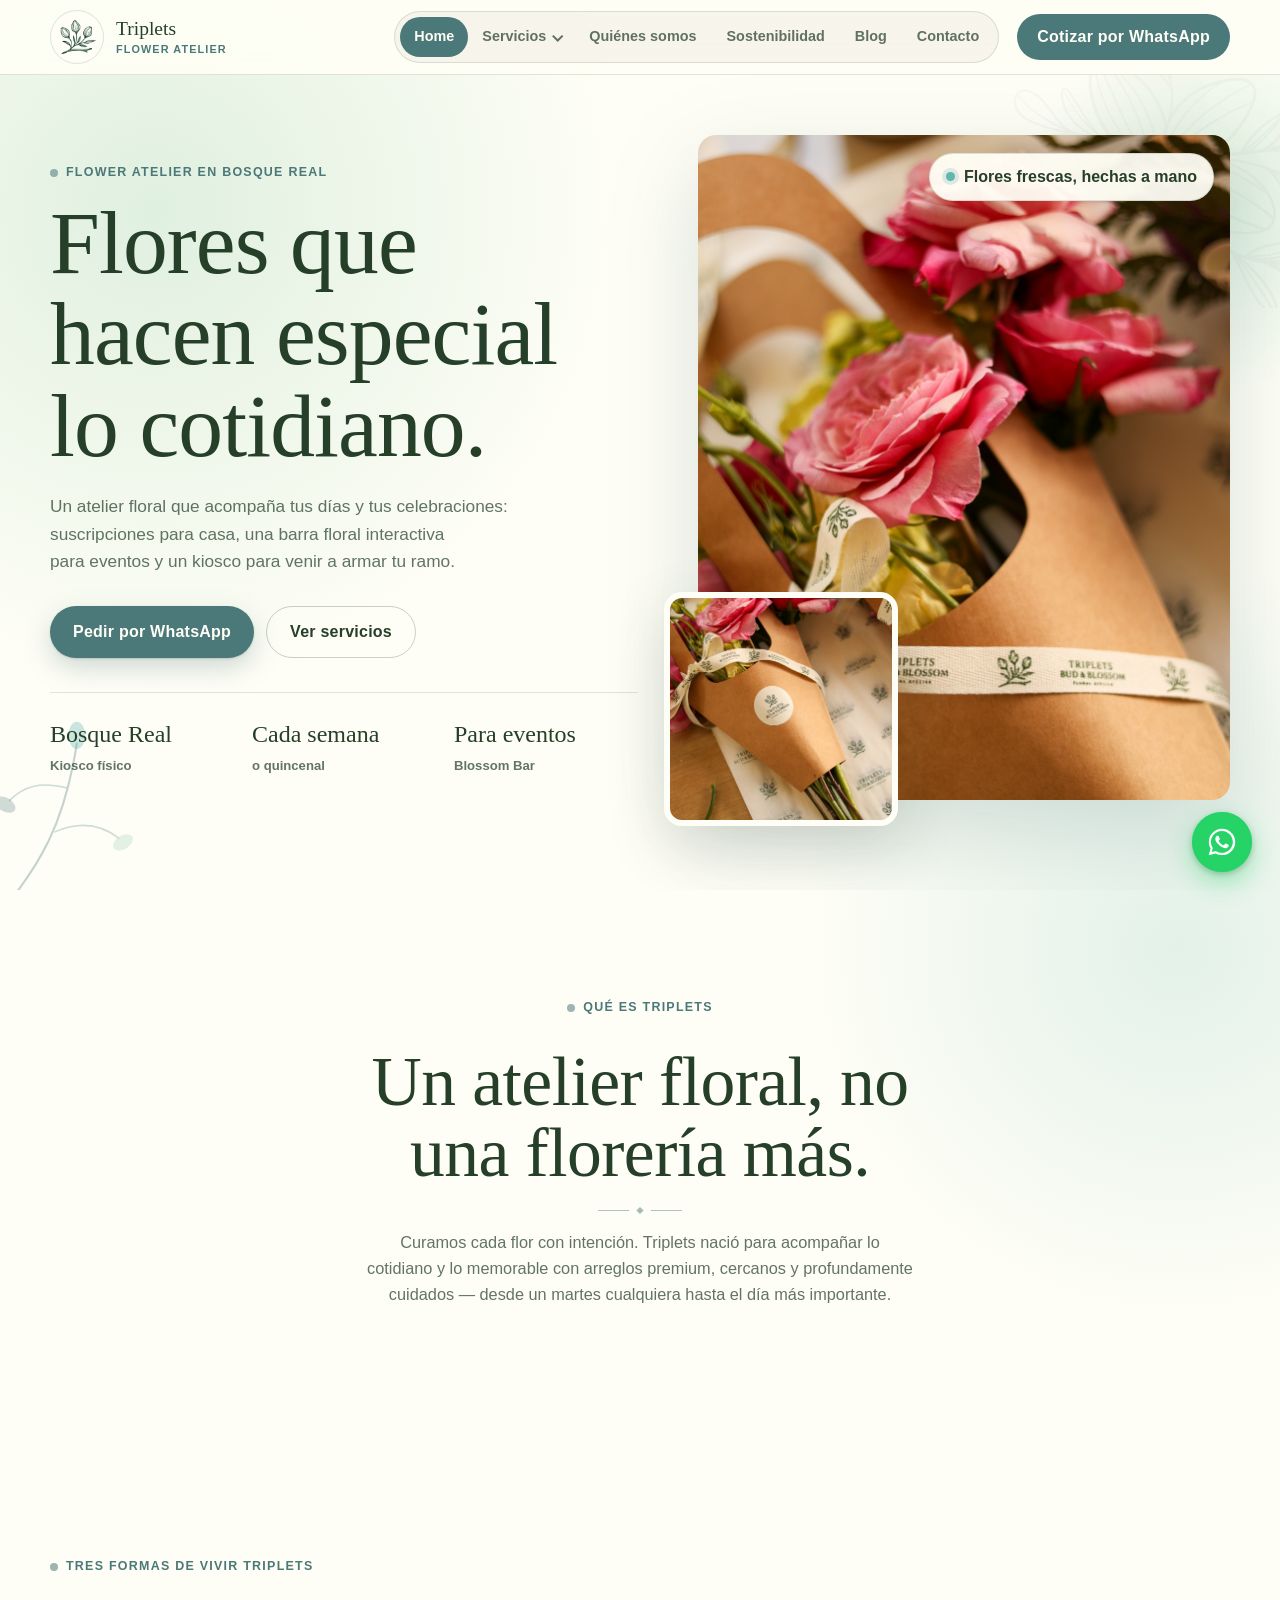
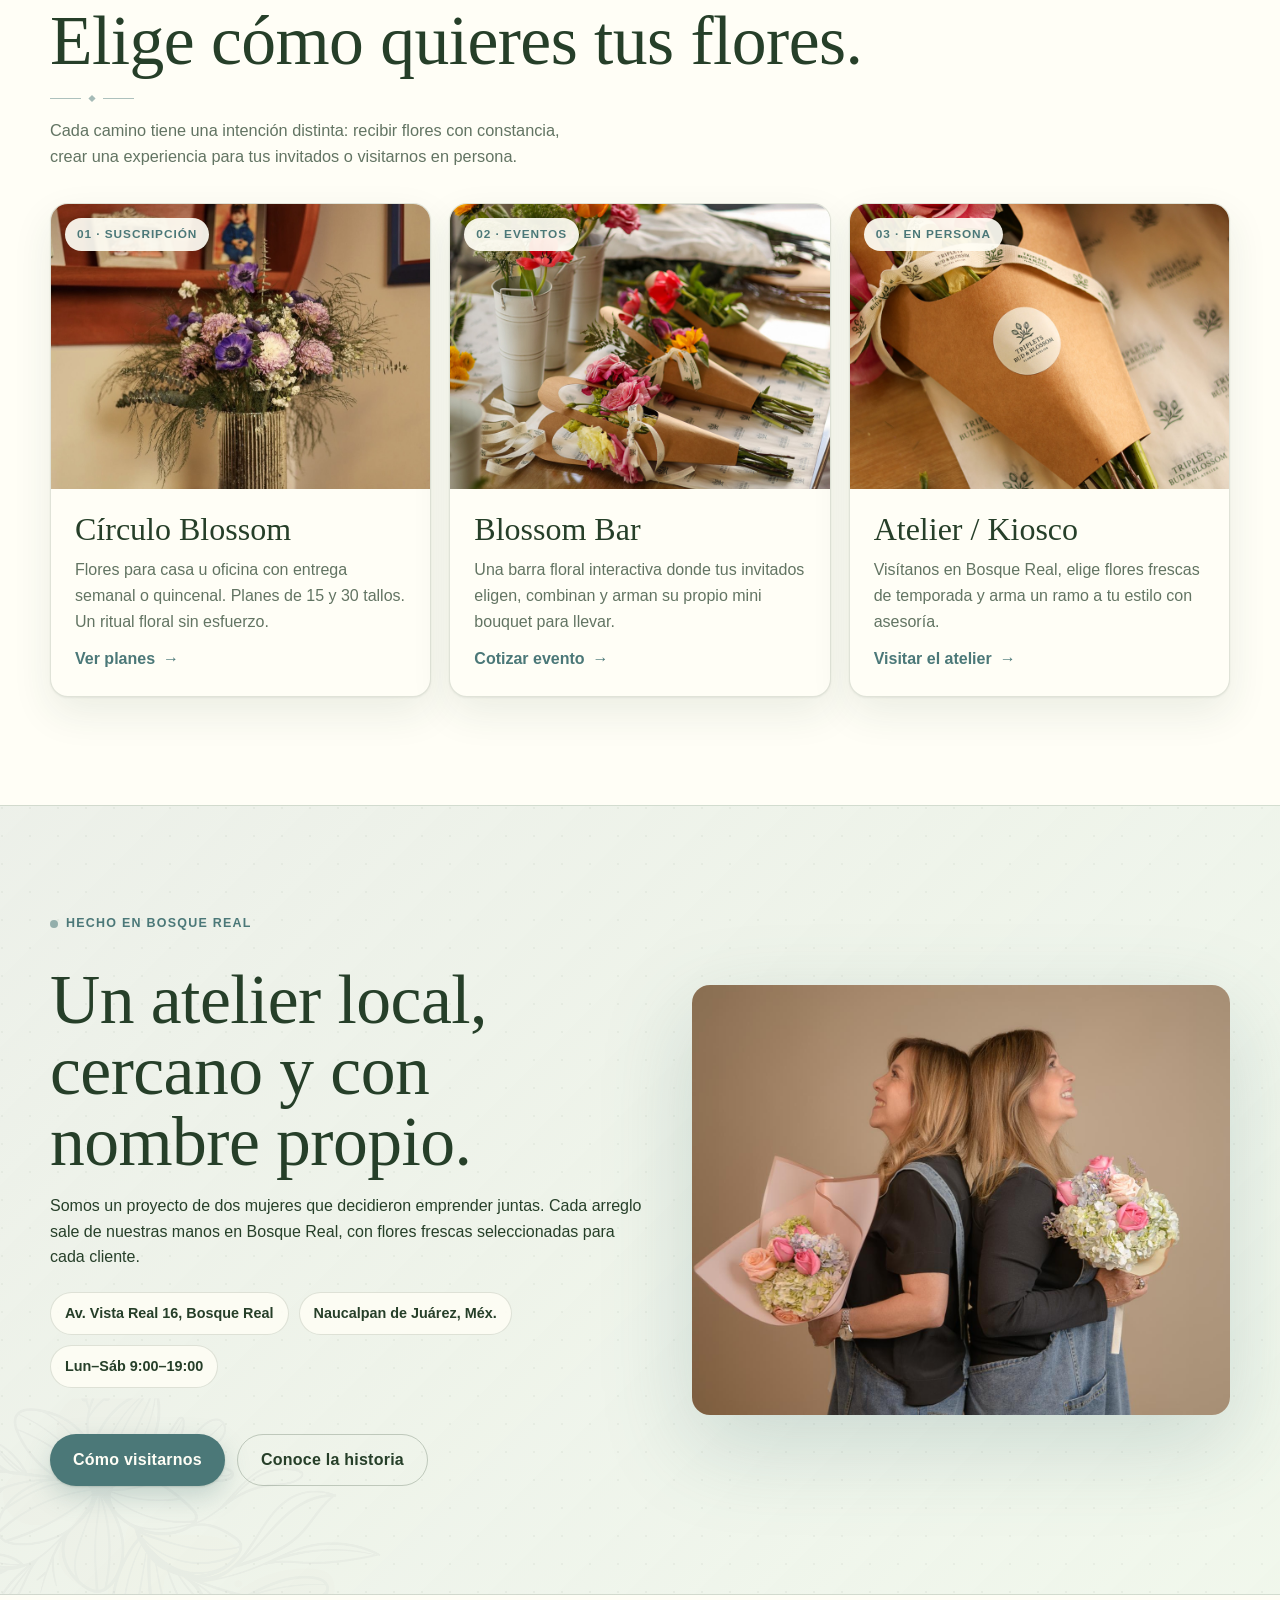
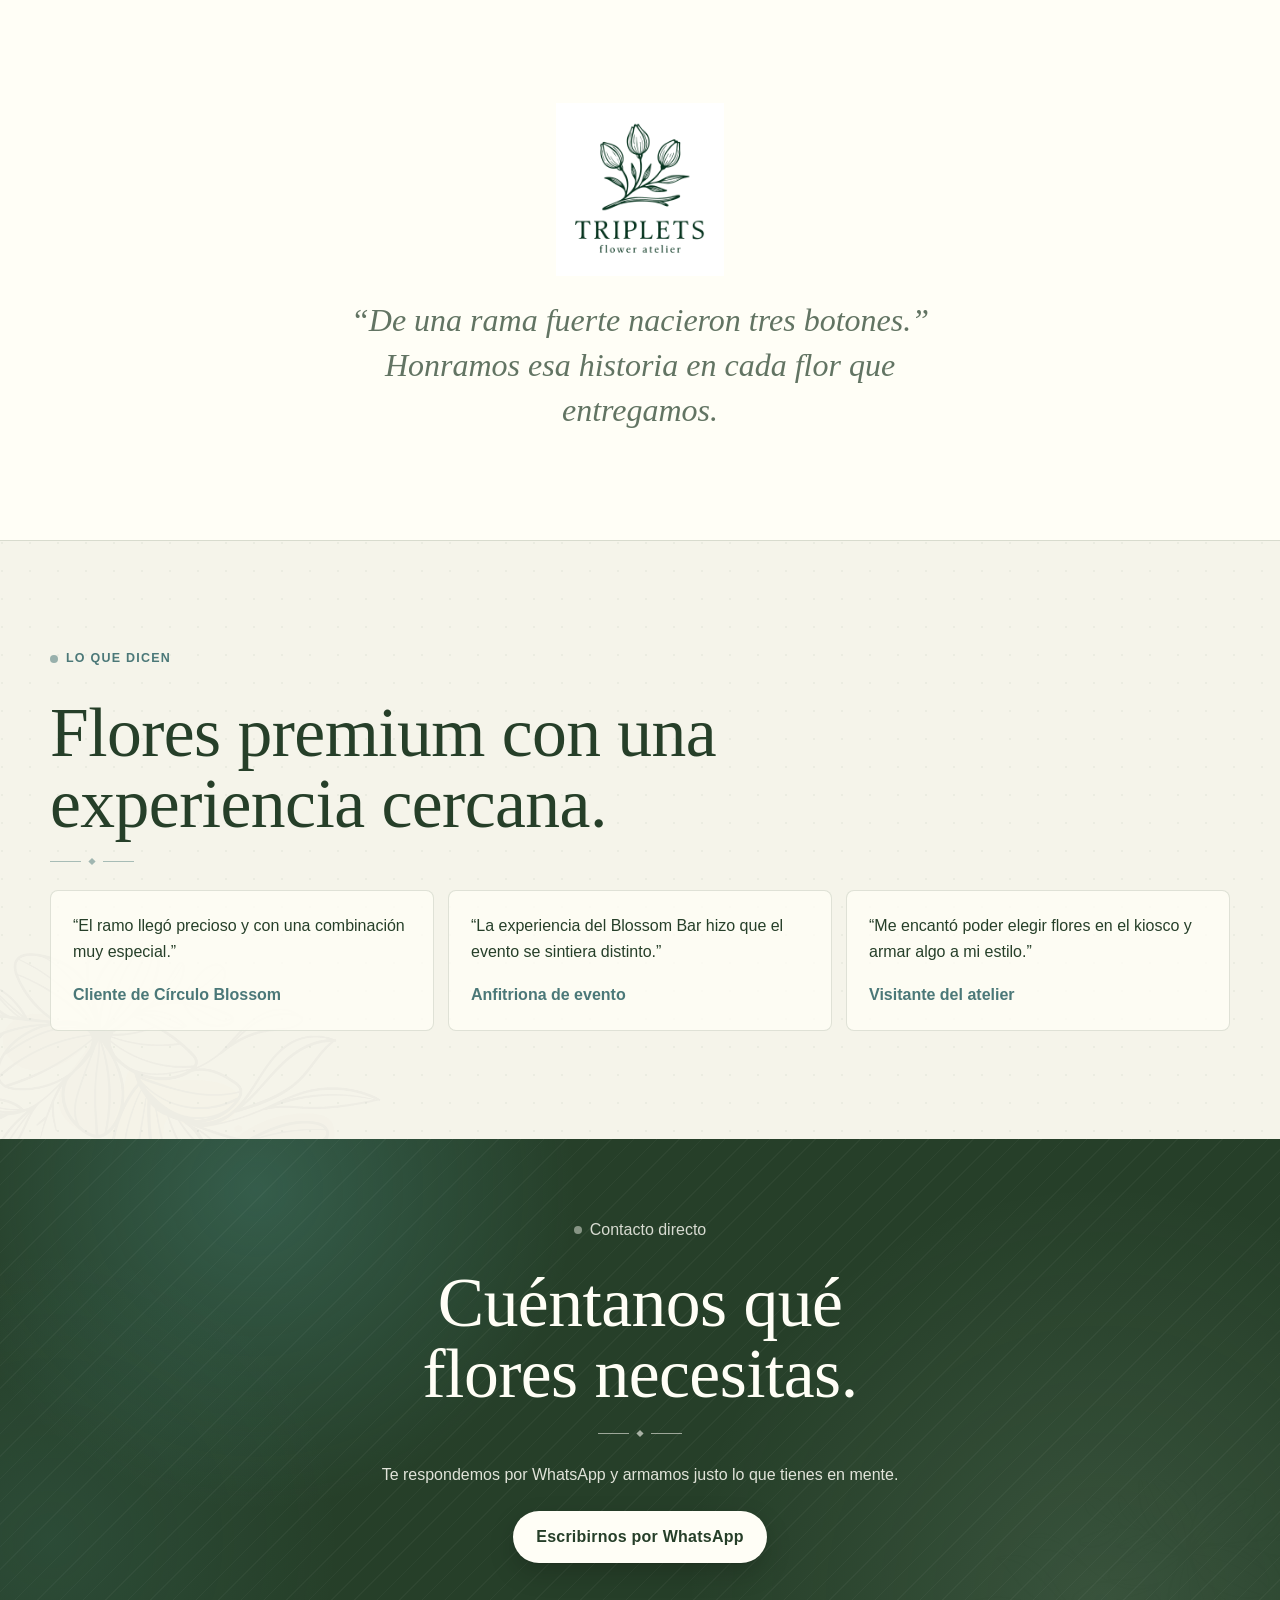
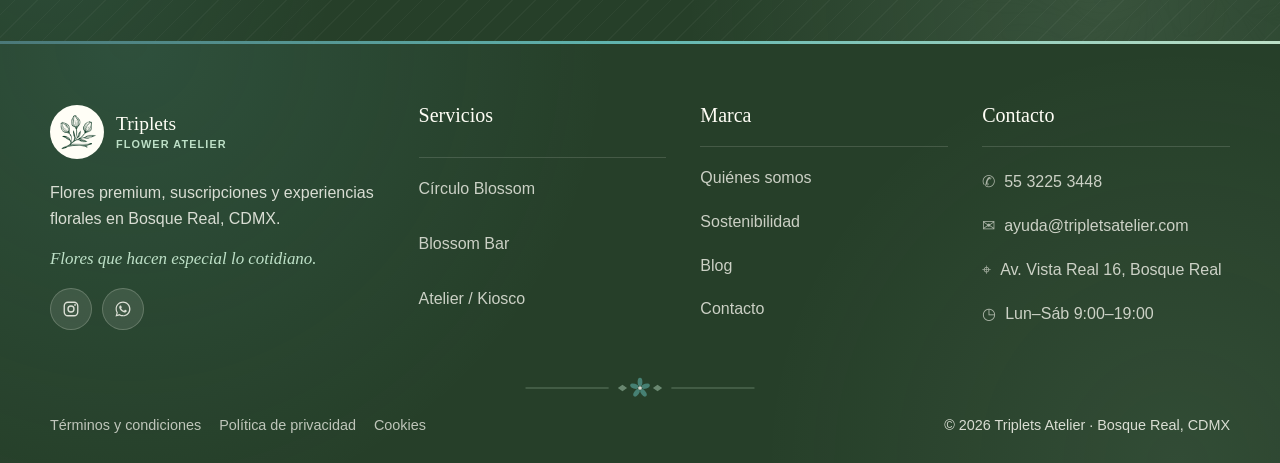
<file: index.html>
<!DOCTYPE html>
<html lang="es-MX">
<head>
  <meta charset="UTF-8" />
  <meta name="viewport" content="width=device-width, initial-scale=1.0" />
  <meta name="description" content="Triplets Atelier — flower atelier premium en Bosque Real. Suscripciones florales, barra floral para eventos y kiosco físico. Flores que hacen especial lo cotidiano." />
  <title>Triplets Atelier | Flores premium en Bosque Real</title>

  <link rel="canonical" href="https://www.tripletsatelier.com/" />
  <meta property="og:title" content="Triplets Atelier | Flores premium en Bosque Real" />
  <meta property="og:description" content="Triplets Atelier — flower atelier premium en Bosque Real. Suscripciones florales, barra floral para eventos y kiosco físico. Flores que hacen especial lo cotidiano." />
  <meta property="og:image" content="https://www.tripletsatelier.com/images/og-triplets.jpg" />
  <meta property="og:image:width" content="1200" />
  <meta property="og:image:height" content="630" />
  <meta property="og:image:alt" content="Triplets Atelier — Flores que hacen especial lo cotidiano." />
  <meta property="og:site_name" content="Triplets Atelier" />
  <meta property="og:locale" content="es_MX" />
  <meta property="og:url" content="https://www.tripletsatelier.com/" />
  <meta property="og:type" content="website" />
  <meta name="twitter:card" content="summary_large_image" />

  <meta name="theme-color" content="#fffef6" />
  <link rel="icon" href="images/cropped-icon.png" />
  <link rel="apple-touch-icon" href="images/cropped-icon.png" />
  <link rel="stylesheet" href="css/styles.css" />
  <link rel="stylesheet" href="css/styles-v2-premium.css" />
</head>
<body>
  <a class="skip-link" href="#inicio">Saltar al contenido</a>

  <header class="site-header" data-header>
    <nav class="navbar container" aria-label="Navegación principal">
      <a href="./index.html" class="brand" aria-label="Inicio · Triplets Atelier">
        <span class="brand-logo-wrap">
          <img src="images/cropped-icon.png" alt="" class="brand-logo" width="512" height="512" />
        </span>
        <span class="brand-copy">
          <strong>Triplets</strong>
          <span>Flower Atelier</span>
        </span>
      </a>

      <button class="menu-toggle" id="menuToggle" type="button" aria-label="Abrir menú" aria-expanded="false" aria-controls="navPanel">
        <span></span>
        <span></span>
      </button>

      <div class="nav-panel" id="navPanel">
        <ul class="nav-links">
          <li><a class="active" aria-current="page" href="./index.html">Home</a></li>
          <li class="has-dropdown">
            <button class="nav-dropdown-toggle" type="button" aria-expanded="false" aria-haspopup="true">Servicios</button>
            <ul class="dropdown-menu">
              <li><a href="./circulo-blossom.html">Círculo Blossom</a></li>
              <li><a href="./blossom-bar.html">Blossom Bar</a></li>
              <li><a href="./atelier-kiosco.html">Atelier / Kiosco</a></li>
            </ul>
          </li>
          <li><a href="./quienes-somos.html">Quiénes somos</a></li>
          <li><a href="./sostenibilidad.html">Sostenibilidad</a></li>
          <li><a href="./blog.html">Blog</a></li>
          <li><a href="./contacto.html">Contacto</a></li>
        </ul>

        <a class="nav-cta" href="https://wa.me/525532253448?text=Hola%20Triplets%2C%20quiero%20cotizar" target="_blank" rel="noopener">
          Cotizar por WhatsApp
        </a>
      </div>
    </nav>
  </header>

  <main id="inicio">
    <!-- HERO -->
    <section class="home-hero" aria-labelledby="hero-title">
      <svg class="orn-hero" viewBox="0 0 200 200" fill="none" xmlns="http://www.w3.org/2000/svg" aria-hidden="true" role="presentation" focusable="false">
        <path d="M26 192C60 150 84 112 96 34" stroke="#4b7878" stroke-opacity="0.32" stroke-width="2" stroke-linecap="round"/>
        <path d="M75 118C98 108 118 110 136 124" stroke="#4b7878" stroke-opacity="0.26" stroke-width="1.5" stroke-linecap="round"/>
        <path d="M86 76C62 70 46 74 32 88" stroke="#4b7878" stroke-opacity="0.26" stroke-width="1.5" stroke-linecap="round"/>
        <ellipse cx="96" cy="26" rx="8" ry="13" fill="#61b6b0" fill-opacity="0.34"/>
        <ellipse cx="140" cy="128" rx="6.5" ry="10.5" transform="rotate(58 140 128)" fill="#bde0c7" fill-opacity="0.42"/>
        <ellipse cx="28" cy="92" rx="6.5" ry="10.5" transform="rotate(-58 28 92)" fill="#4b7878" fill-opacity="0.26"/>
      </svg>
      <div class="container home-hero-grid">
        <div class="home-hero-copy reveal">
          <p class="eyebrow section-label">Flower atelier en Bosque Real</p>
          <h1 id="hero-title">Flores que hacen especial lo cotidiano.</h1>
          <p class="hero-text">
            Un atelier floral que acompaña tus días y tus celebraciones: suscripciones para casa,
            una barra floral interactiva para eventos y un kiosco para venir a armar tu ramo.
          </p>

          <div class="hero-actions" aria-label="Acciones principales">
            <a href="https://wa.me/525532253448?text=Hola%20Triplets%2C%20quiero%20cotizar" class="btn btn-primary" target="_blank" rel="noopener">
              Pedir por WhatsApp
            </a>
            <a href="#servicios" class="btn btn-ghost">Ver servicios</a>
          </div>

          <div class="hero-stats">
            <div>
              <strong>Bosque Real</strong>
              <span>Kiosco físico</span>
            </div>
            <div>
              <strong>Cada semana</strong>
              <span>o quincenal</span>
            </div>
            <div>
              <strong>Para eventos</strong>
              <span>Blossom Bar</span>
            </div>
          </div>
        </div>

        <figure class="hero-figure reveal">
          <div class="hero-img-main">
            <img src="images/WhatsApp-Image-2026-02-18-at-10.07.24-AM.jpeg"
                 alt="Ramo de rosas rosas envuelto en papel kraft con listón de marca Triplets" fetchpriority="high" decoding="async" width="1066" height="1600" />
          </div>
          <div class="hero-img-sub">
            <img src="images/conos-20.jpg.jpeg" alt="Cono floral de Triplets con sello de marca sobre una mesa de madera" />
          </div>
          <span class="hero-floating"><span class="dot"></span> Flores frescas, hechas a mano</span>
        </figure>
      </div>
    </section>

    <!-- INTRO / QUÉ ES -->
    <section class="section intro-section" aria-labelledby="intro-title">
      <div class="container section-heading reveal">
        <p class="eyebrow section-label">Qué es Triplets</p>
        <h2 id="intro-title">Un atelier floral, no una florería más.</h2>
        <p>
          Curamos cada flor con intención. Triplets nació para acompañar lo cotidiano y lo memorable
          con arreglos premium, cercanos y profundamente cuidados — desde un martes cualquiera hasta el día más importante.
        </p>
      </div>
    </section>

    <!-- 3 CAMINOS / SERVICIOS -->
    <section class="section index-paths" id="servicios" aria-labelledby="services-title">
      <div class="container">
        <div class="section-heading reveal">
          <p class="eyebrow section-label">Tres formas de vivir Triplets</p>
          <h2 id="services-title">Elige cómo quieres tus flores.</h2>
          <p>Cada camino tiene una intención distinta: recibir flores con constancia, crear una experiencia para tus invitados o visitarnos en persona.</p>
        </div>

        <div class="path-grid reveal-stagger">
          <article class="path-card">
            <div class="path-media">
              <span class="path-index">01 · Suscripción</span>
              <img src="images/IMG_3801.jpeg" alt="Arreglo floral premium con anémonas y eucalipto en una sala de casa" loading="lazy" />
            </div>
            <div class="path-body">
              <h3>Círculo Blossom</h3>
              <p>Flores para casa u oficina con entrega semanal o quincenal. Planes de 15 y 30 tallos. Un ritual floral sin esfuerzo.</p>
              <a class="path-link" href="./circulo-blossom.html">Ver planes</a>
            </div>
          </article>

          <article class="path-card">
            <div class="path-media">
              <span class="path-index">02 · Eventos</span>
              <img src="images/conos-15.jpg.jpeg" alt="Mesa con conos florales y cubetas de flores listas para una experiencia de armado" loading="lazy" />
            </div>
            <div class="path-body">
              <h3>Blossom Bar</h3>
              <p>Una barra floral interactiva donde tus invitados eligen, combinan y arman su propio mini bouquet para llevar.</p>
              <a class="path-link" href="./blossom-bar.html">Cotizar evento</a>
            </div>
          </article>

          <article class="path-card">
            <div class="path-media">
              <span class="path-index">03 · En persona</span>
              <img src="images/conos-20.jpg.jpeg" alt="Cono floral de Triplets con sello de marca, listo para llevar" loading="lazy" />
            </div>
            <div class="path-body">
              <h3>Atelier / Kiosco</h3>
              <p>Visítanos en Bosque Real, elige flores frescas de temporada y arma un ramo a tu estilo con asesoría.</p>
              <a class="path-link" href="./atelier-kiosco.html">Visitar el atelier</a>
            </div>
          </article>
        </div>
      </div>
    </section>

    <!-- BOSQUE REAL / UBICACIÓN -->
    <section class="section locale-band" aria-labelledby="locale-title">
      <div class="container locale-grid">
        <div class="locale-copy reveal">
          <p class="eyebrow section-label">Hecho en Bosque Real</p>
          <h2 id="locale-title">Un atelier local, cercano y con nombre propio.</h2>
          <p>
            Somos un proyecto de dos mujeres que decidieron emprender juntas. Cada arreglo sale de nuestras manos
            en Bosque Real, con flores frescas seleccionadas para cada cliente.
          </p>
          <div class="locale-meta">
            <span>Av. Vista Real 16, Bosque Real</span>
            <span>Naucalpan de Juárez, Méx.</span>
            <span>Lun–Sáb 9:00–19:00</span>
          </div>
          <div class="hero-actions">
            <a class="btn btn-primary" href="./atelier-kiosco.html">Cómo visitarnos</a>
            <a class="btn btn-ghost" href="./quienes-somos.html">Conoce la historia</a>
          </div>
        </div>

        <figure class="locale-figure reveal">
          <img src="images/WhatsApp-Image-2026-04-17-at-2.01.13-PM.jpeg"
               alt="Las dos fundadoras de Triplets Atelier sosteniendo bouquets pastel" loading="lazy" />
        </figure>
      </div>
    </section>

    <!-- MOMENTO DE MARCA -->
    <section class="section brand-strip" aria-label="Triplets Flower Atelier">
      <div class="container reveal">
        <img src="images/IMG_4765.JPG.jpeg" alt="Logotipo de Triplets Flower Atelier" loading="lazy" />
        <p>“De una rama fuerte nacieron tres botones.” Honramos esa historia en cada flor que entregamos.</p>
      </div>
    </section>

    <!-- CONFIANZA / TESTIMONIOS -->
    <section class="section trust-block" aria-labelledby="trust-title">
      <div class="container">
        <div class="section-heading compact-heading reveal">
          <p class="eyebrow section-label">Lo que dicen</p>
          <h2 id="trust-title">Flores premium con una experiencia cercana.</h2>
        </div>

        <div class="testimonial-grid reveal-stagger">
          <blockquote>
            “El ramo llegó precioso y con una combinación muy especial.”
            <cite>Cliente de Círculo Blossom</cite>
          </blockquote>
          <blockquote>
            “La experiencia del Blossom Bar hizo que el evento se sintiera distinto.”
            <cite>Anfitriona de evento</cite>
          </blockquote>
          <blockquote>
            “Me encantó poder elegir flores en el kiosco y armar algo a mi estilo.”
            <cite>Visitante del atelier</cite>
          </blockquote>
        </div>
      </div>
    </section>

    <!-- CTA FINAL / CONTACTO -->
    <section class="final-cta" id="contacto" aria-labelledby="contact-title">
      <div class="container final-cta-inner reveal">
        <p class="section-label inverse">Contacto directo</p>
        <h2 id="contact-title">Cuéntanos qué flores necesitas.</h2>
        <p class="cta-sub">Te respondemos por WhatsApp y armamos justo lo que tienes en mente.</p>
        <a class="btn btn-light" href="https://wa.me/525532253448?text=Hola%20Triplets%2C%20quiero%20cotizar" target="_blank" rel="noopener">
          Escribirnos por WhatsApp
        </a>
      </div>
    </section>
  </main>

  <footer class="site-footer">
    <div class="container footer-grid">
      <div class="footer-brand">
        <a href="./index.html" class="brand footer-logo" aria-label="Inicio · Triplets Atelier">
          <span class="brand-logo-wrap">
            <img src="images/cropped-icon.png" alt="" class="brand-logo" width="512" height="512" loading="lazy" />
          </span>
          <span class="brand-copy">
            <strong>Triplets</strong>
            <span>Flower Atelier</span>
          </span>
        </a>
        <p>Flores premium, suscripciones y experiencias florales en Bosque Real, CDMX.</p>
        <p class="footer-tagline">Flores que hacen especial lo cotidiano.</p>
        <div class="footer-social">
          <a href="https://www.instagram.com/triplets___flowers/" target="_blank" rel="noopener" aria-label="Instagram de Triplets Atelier">
            <svg viewBox="0 0 24 24" width="18" height="18" aria-hidden="true"><rect x="3" y="3" width="18" height="18" rx="5" fill="none" stroke="currentColor" stroke-width="1.8"/><circle cx="12" cy="12" r="4" fill="none" stroke="currentColor" stroke-width="1.8"/><circle cx="17.4" cy="6.6" r="1.2" fill="currentColor"/></svg>
          </a>
          <a href="https://wa.me/525532253448" target="_blank" rel="noopener" aria-label="WhatsApp de Triplets Atelier">
            <svg viewBox="0 0 24 24" width="18" height="18" fill="currentColor" aria-hidden="true"><path d="M12.04 2C6.58 2 2.13 6.45 2.13 11.91c0 1.75.46 3.45 1.32 4.95L2 22l5.25-1.38c1.45.79 3.08 1.21 4.79 1.21 5.46 0 9.91-4.45 9.91-9.91C21.95 6.45 17.5 2 12.04 2zm0 18.13c-1.52 0-3.01-.41-4.3-1.18l-.31-.18-3.12.82.83-3.04-.2-.31a8.2 8.2 0 0 1-1.26-4.35c0-4.54 3.7-8.23 8.24-8.23 4.54 0 8.23 3.69 8.23 8.23 0 4.54-3.69 8.42-8.31 8.42zm4.52-6.16c-.25-.12-1.47-.72-1.69-.81-.23-.08-.39-.12-.56.13-.16.25-.64.81-.79.97-.14.17-.29.19-.54.06-.25-.12-1.05-.39-2-1.23-.74-.66-1.24-1.47-1.38-1.72-.14-.25-.02-.38.11-.51.11-.11.25-.29.37-.43.12-.14.16-.25.25-.41.08-.17.04-.31-.02-.43-.06-.12-.56-1.35-.77-1.85-.2-.48-.41-.42-.56-.43h-.48c-.17 0-.43.06-.66.31-.23.25-.86.85-.86 2.07 0 1.22.89 2.4 1.01 2.56.12.17 1.75 2.67 4.23 3.74.59.26 1.05.41 1.41.52.59.19 1.13.16 1.56.1.48-.07 1.47-.6 1.68-1.18.21-.58.21-1.07.14-1.18-.06-.11-.22-.17-.47-.29z"/></svg>
          </a>
        </div>
      </div>

      <div class="footer-column">
        <h3>Servicios</h3>
        <a href="./circulo-blossom.html">Círculo Blossom</a>
        <a href="./blossom-bar.html">Blossom Bar</a>
        <a href="./atelier-kiosco.html">Atelier / Kiosco</a>
      </div>

      <div class="footer-column">
        <h3>Marca</h3>
        <a href="./quienes-somos.html">Quiénes somos</a>
        <a href="./sostenibilidad.html">Sostenibilidad</a>
        <a href="./blog.html">Blog</a>
        <a href="./contacto.html">Contacto</a>
      </div>

      <div class="footer-column">
        <h3>Contacto</h3>
        <a class="footer-contact-row" href="https://wa.me/525532253448" target="_blank" rel="noopener"><span class="ic" aria-hidden="true">✆</span> 55 3225 3448</a>
        <a class="footer-contact-row" href="mailto:ayuda@tripletsatelier.com"><span class="ic" aria-hidden="true">✉</span> ayuda@tripletsatelier.com</a>
        <span class="footer-contact-row"><span class="ic" aria-hidden="true">⌖</span> Av. Vista Real 16, Bosque Real</span>
        <span class="footer-contact-row"><span class="ic" aria-hidden="true">◷</span> Lun–Sáb 9:00–19:00</span>
      </div>
    </div>

    <div class="container footer-ornament" aria-hidden="true">
      <svg viewBox="0 0 260 26" fill="none" xmlns="http://www.w3.org/2000/svg" aria-hidden="true" role="presentation" focusable="false">
        <line x1="6" y1="13" x2="96" y2="13" stroke="#bde0c7" stroke-opacity="0.4" stroke-width="1"/>
        <line x1="164" y1="13" x2="254" y2="13" stroke="#bde0c7" stroke-opacity="0.4" stroke-width="1"/>
        <path d="M106 13l5-3.5 5 3.5-5 3.5Z" fill="#bde0c7" fill-opacity="0.45"/>
        <path d="M144 13l5-3.5 5 3.5-5 3.5Z" fill="#bde0c7" fill-opacity="0.45"/>
        <g transform="translate(130 13)">
          <ellipse cx="0" cy="-6.5" rx="2.6" ry="4.6" fill="#61b6b0" fill-opacity="0.55"/>
          <ellipse cx="6.2" cy="-2" rx="2.6" ry="4.6" transform="rotate(72 6.2 -2)" fill="#61b6b0" fill-opacity="0.55"/>
          <ellipse cx="3.8" cy="5.3" rx="2.6" ry="4.6" transform="rotate(144 3.8 5.3)" fill="#61b6b0" fill-opacity="0.55"/>
          <ellipse cx="-3.8" cy="5.3" rx="2.6" ry="4.6" transform="rotate(-144 -3.8 5.3)" fill="#61b6b0" fill-opacity="0.55"/>
          <ellipse cx="-6.2" cy="-2" rx="2.6" ry="4.6" transform="rotate(-72 -6.2 -2)" fill="#61b6b0" fill-opacity="0.55"/>
          <circle cx="0" cy="0" r="2" fill="#fffef6" fill-opacity="0.8"/>
        </g>
      </svg>
    </div>

    <div class="container footer-bottom">
      <div class="footer-legal-links">
        <a href="./terminos.html">Términos y condiciones</a>
        <a href="./privacidad.html">Política de privacidad</a>
        <a href="./cookies.html">Cookies</a>
      </div>
      <p>© <span data-year>2026</span> Triplets Atelier · Bosque Real, CDMX</p>
    </div>
  </footer>

  <a class="wa-fab" href="https://wa.me/525532253448?text=Hola%20Triplets%2C%20quiero%20m%C3%A1s%20informaci%C3%B3n" target="_blank" rel="noopener" aria-label="Escríbenos por WhatsApp">
    <svg viewBox="0 0 24 24" width="32" height="32" fill="currentColor" aria-hidden="true"><path d="M12.04 2C6.58 2 2.13 6.45 2.13 11.91c0 1.75.46 3.45 1.32 4.95L2 22l5.25-1.38c1.45.79 3.08 1.21 4.79 1.21 5.46 0 9.91-4.45 9.91-9.91C21.95 6.45 17.5 2 12.04 2zm0 18.13c-1.52 0-3.01-.41-4.3-1.18l-.31-.18-3.12.82.83-3.04-.2-.31a8.2 8.2 0 0 1-1.26-4.35c0-4.54 3.7-8.23 8.24-8.23 4.54 0 8.23 3.69 8.23 8.23 0 4.54-3.69 8.42-8.31 8.42zm4.52-6.16c-.25-.12-1.47-.72-1.69-.81-.23-.08-.39-.12-.56.13-.16.25-.64.81-.79.97-.14.17-.29.19-.54.06-.25-.12-1.05-.39-2-1.23-.74-.66-1.24-1.47-1.38-1.72-.14-.25-.02-.38.11-.51.11-.11.25-.29.37-.43.12-.14.16-.25.25-.41.08-.17.04-.31-.02-.43-.06-.12-.56-1.35-.77-1.85-.2-.48-.41-.42-.56-.43h-.48c-.17 0-.43.06-.66.31-.23.25-.86.85-.86 2.07 0 1.22.89 2.4 1.01 2.56.12.17 1.75 2.67 4.23 3.74.59.26 1.05.41 1.41.52.59.19 1.13.16 1.56.1.48-.07 1.47-.6 1.68-1.18.21-.58.21-1.07.14-1.18-.06-.11-.22-.17-.47-.29z"/></svg>
  </a>

  <script src="js/main.js"></script>
</body>
</html>
</file>
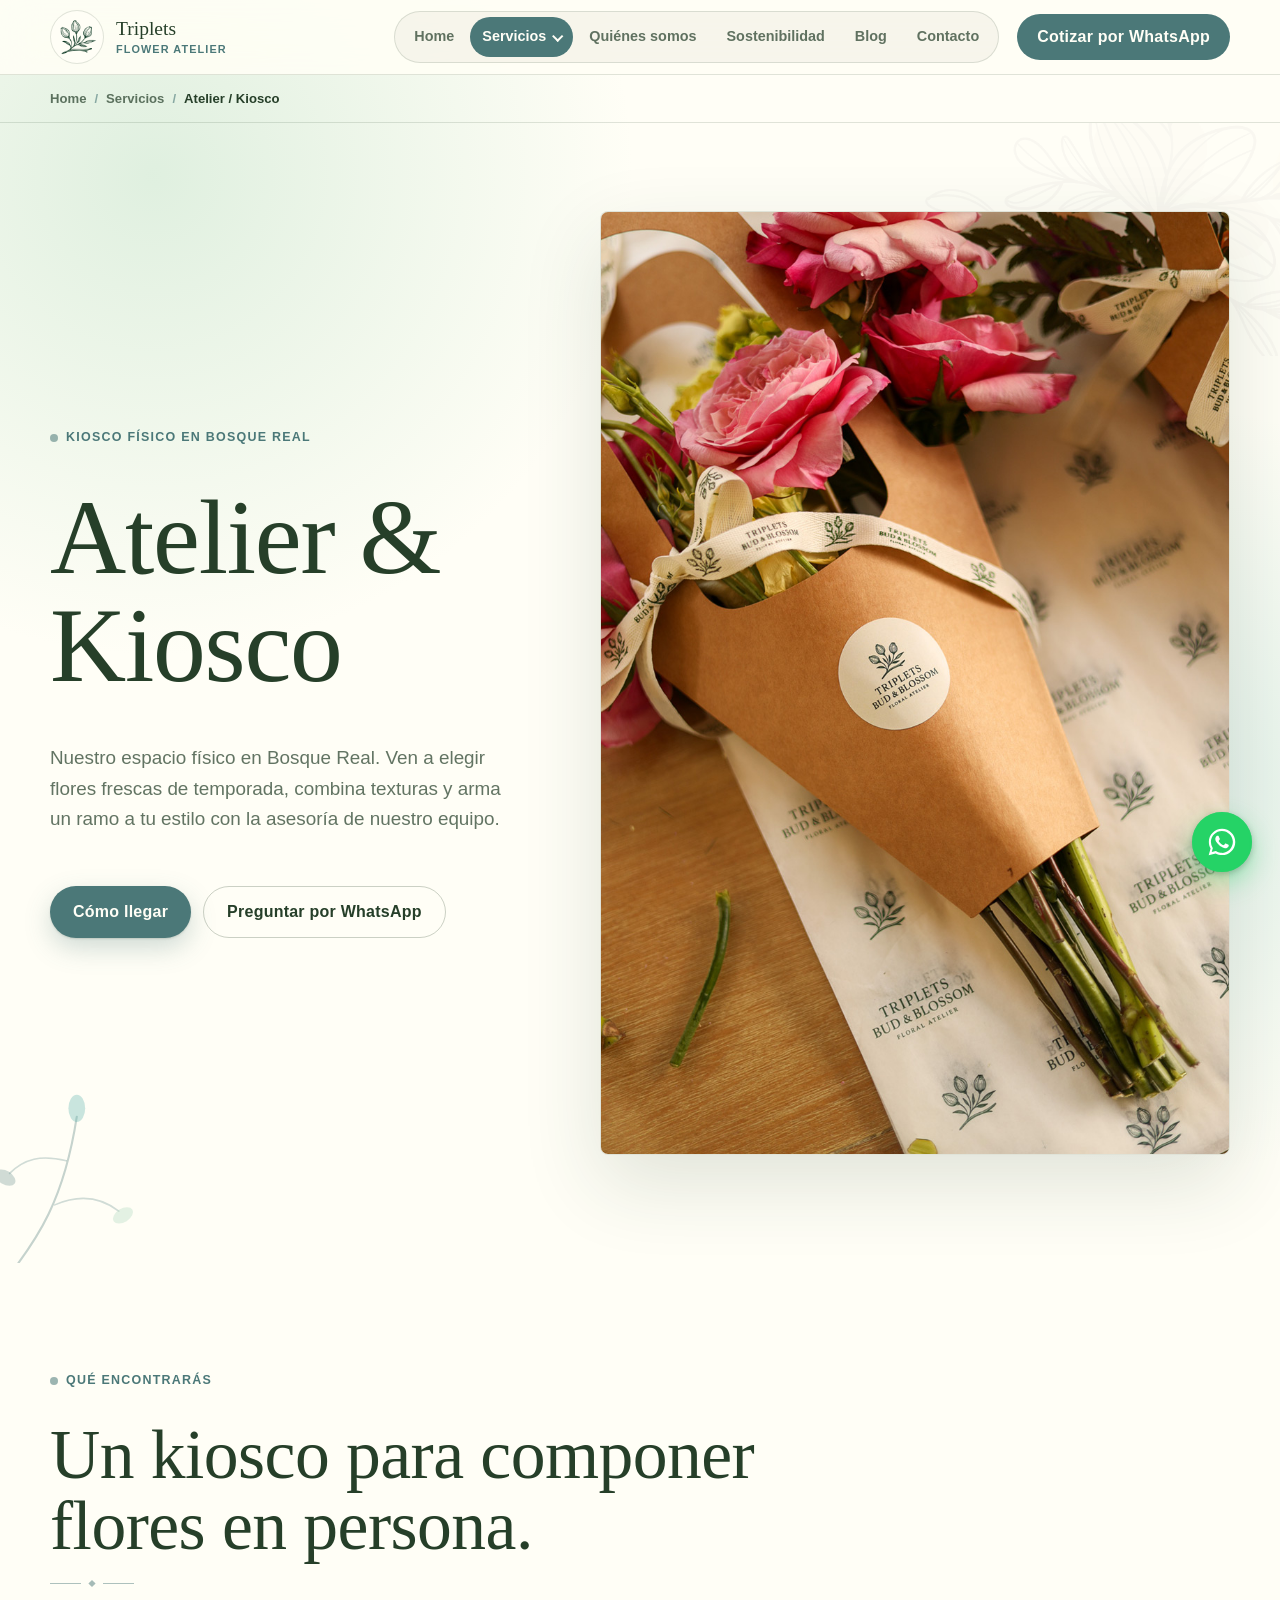
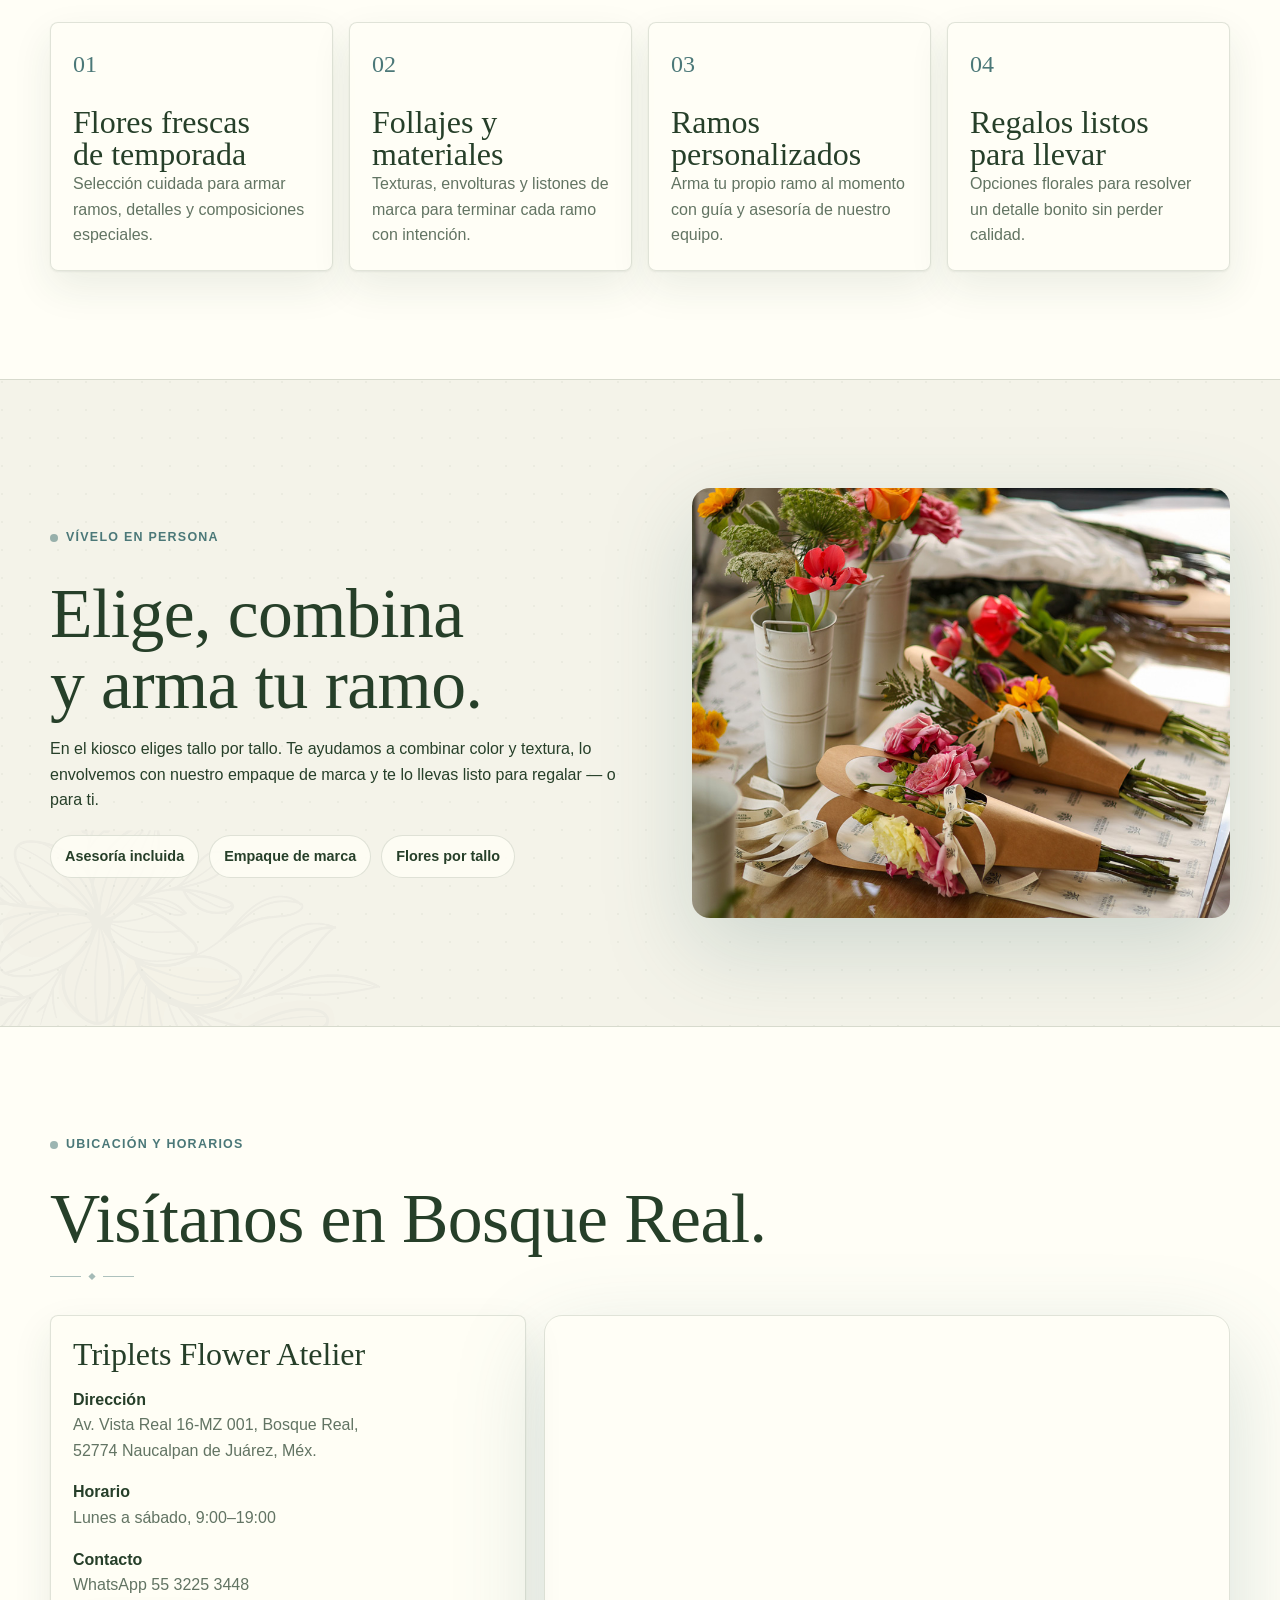
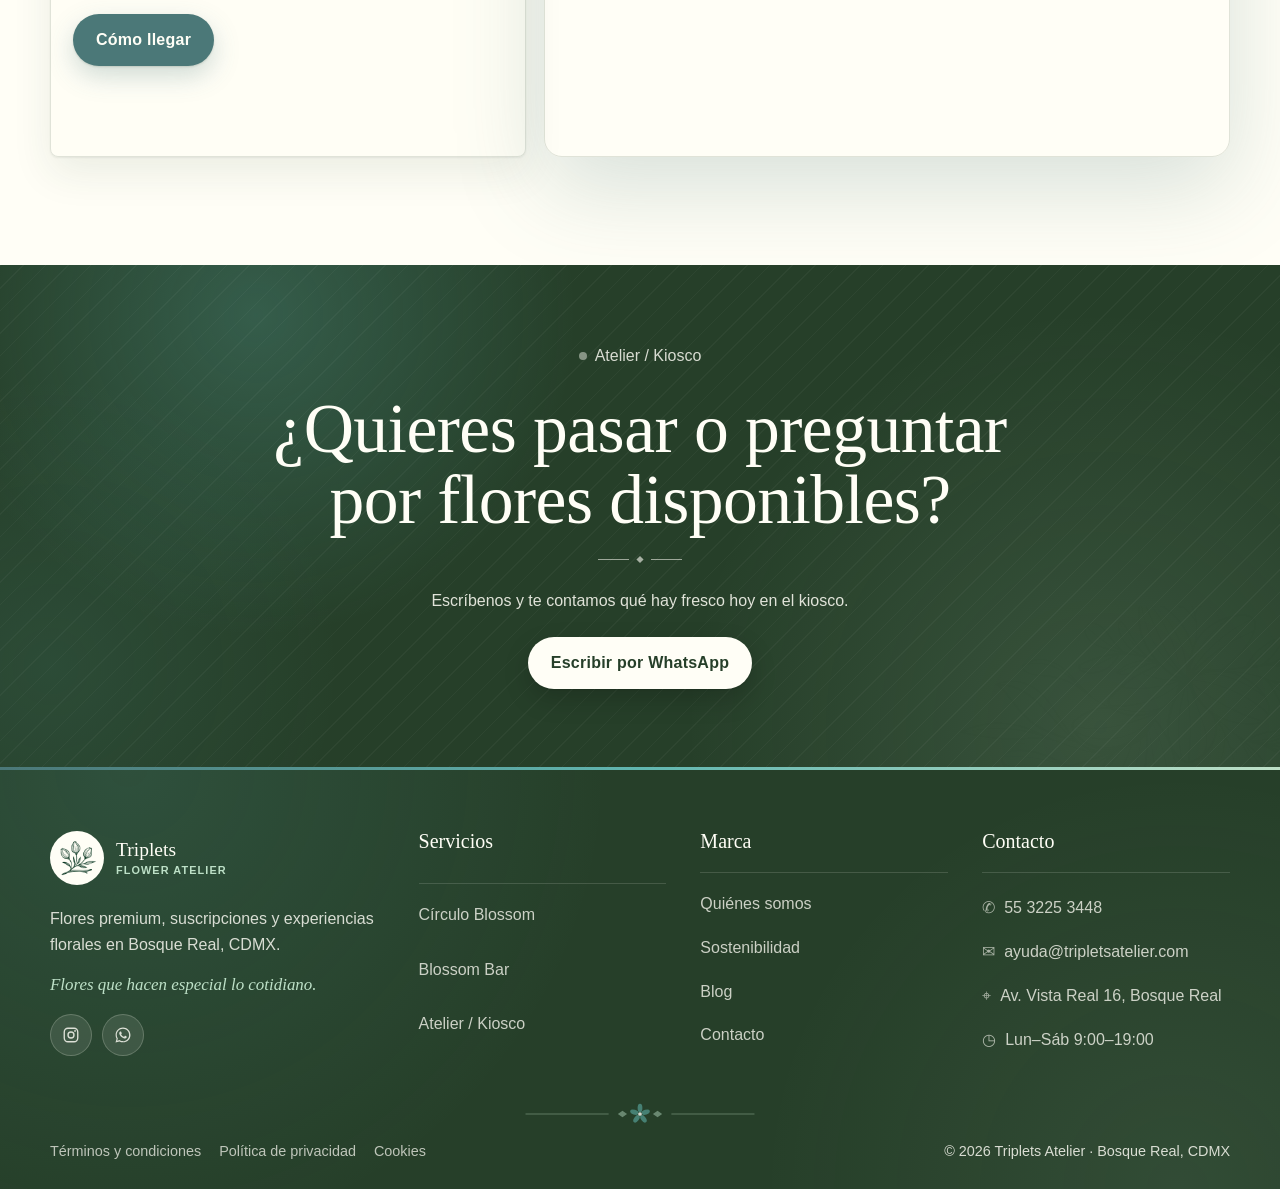
<file: atelier-kiosco.html>
<!DOCTYPE html>
<html lang="es-MX">
<head>
  <meta charset="UTF-8" />
  <meta name="viewport" content="width=device-width, initial-scale=1.0" />
  <meta name="description" content="Atelier & Kiosco de Triplets Atelier en Bosque Real. Ven, elige flores frescas de temporada y arma tu propio ramo. Ubicación, horarios y mapa." />
  <title>Atelier &amp; Kiosco | Bosque Real · Triplets Atelier</title>

  <link rel="canonical" href="https://www.tripletsatelier.com/atelier-kiosco.html" />
  <meta property="og:title" content="Atelier &amp; Kiosco | Bosque Real · Triplets Atelier" />
  <meta property="og:description" content="Atelier &amp; Kiosco de Triplets Atelier en Bosque Real. Ven, elige flores frescas de temporada y arma tu propio ramo. Ubicación, horarios y mapa." />
  <meta property="og:image" content="https://www.tripletsatelier.com/images/og-triplets.jpg" />
  <meta property="og:image:width" content="1200" />
  <meta property="og:image:height" content="630" />
  <meta property="og:image:alt" content="Triplets Atelier — Flores que hacen especial lo cotidiano." />
  <meta property="og:site_name" content="Triplets Atelier" />
  <meta property="og:locale" content="es_MX" />
  <meta property="og:url" content="https://www.tripletsatelier.com/atelier-kiosco.html" />
  <meta property="og:type" content="website" />
  <meta name="twitter:card" content="summary_large_image" />

  <meta name="theme-color" content="#fffef6" />
  <link rel="icon" href="images/cropped-icon.png" />
  <link rel="apple-touch-icon" href="images/cropped-icon.png" />
  <link rel="stylesheet" href="css/styles.css" />
  <link rel="stylesheet" href="css/styles-v2-premium.css" />
</head>
<body>
  <a class="skip-link" href="#main">Saltar al contenido</a>

  <header class="site-header" data-header>
    <nav class="navbar container" aria-label="Navegación principal">
      <a href="./index.html" class="brand" aria-label="Inicio · Triplets Atelier">
        <span class="brand-logo-wrap">
          <img src="images/cropped-icon.png" alt="" class="brand-logo" width="512" height="512" />
        </span>
        <span class="brand-copy">
          <strong>Triplets</strong>
          <span>Flower Atelier</span>
        </span>
      </a>

      <button class="menu-toggle" id="menuToggle" type="button" aria-label="Abrir menú" aria-expanded="false" aria-controls="navPanel">
        <span></span>
        <span></span>
      </button>

      <div class="nav-panel" id="navPanel">
        <ul class="nav-links">
          <li><a href="./index.html">Home</a></li>
          <li class="has-dropdown is-active">
            <button class="nav-dropdown-toggle" type="button" aria-expanded="false" aria-haspopup="true">Servicios</button>
            <ul class="dropdown-menu">
              <li><a href="./circulo-blossom.html">Círculo Blossom</a></li>
              <li><a href="./blossom-bar.html">Blossom Bar</a></li>
              <li><a class="active" aria-current="page" href="./atelier-kiosco.html">Atelier / Kiosco</a></li>
            </ul>
          </li>
          <li><a href="./quienes-somos.html">Quiénes somos</a></li>
          <li><a href="./sostenibilidad.html">Sostenibilidad</a></li>
          <li><a href="./blog.html">Blog</a></li>
          <li><a href="./contacto.html">Contacto</a></li>
        </ul>

        <a class="nav-cta" href="https://wa.me/525532253448?text=Hola%20Triplets%2C%20tengo%20una%20pregunta%20sobre%20el%20Atelier" target="_blank" rel="noopener">
          Cotizar por WhatsApp
        </a>
      </div>
    </nav>
  </header>

  <nav class="breadcrumb" aria-label="Ruta de navegación">
    <div class="container">
      <ol>
        <li><a href="./index.html">Home</a></li>
        <li><a href="./index.html#servicios">Servicios</a></li>
        <li aria-current="page">Atelier / Kiosco</li>
      </ol>
    </div>
  </nav>

  <main class="service-page atelier-page" id="main">
    <section class="page-hero" aria-labelledby="service-title">
      <svg class="orn-hero" viewBox="0 0 200 200" fill="none" xmlns="http://www.w3.org/2000/svg" aria-hidden="true" role="presentation" focusable="false">
        <path d="M26 192C60 150 84 112 96 34" stroke="#4b7878" stroke-opacity="0.32" stroke-width="2" stroke-linecap="round"/>
        <path d="M75 118C98 108 118 110 136 124" stroke="#4b7878" stroke-opacity="0.26" stroke-width="1.5" stroke-linecap="round"/>
        <path d="M86 76C62 70 46 74 32 88" stroke="#4b7878" stroke-opacity="0.26" stroke-width="1.5" stroke-linecap="round"/>
        <ellipse cx="96" cy="26" rx="8" ry="13" fill="#61b6b0" fill-opacity="0.34"/>
        <ellipse cx="140" cy="128" rx="6.5" ry="10.5" transform="rotate(58 140 128)" fill="#bde0c7" fill-opacity="0.42"/>
        <ellipse cx="28" cy="92" rx="6.5" ry="10.5" transform="rotate(-58 28 92)" fill="#4b7878" fill-opacity="0.26"/>
      </svg>
      <div class="container page-hero-grid">
        <div class="page-hero-copy reveal">
          <p class="eyebrow section-label">Kiosco físico en Bosque Real</p>
          <h1 id="service-title">Atelier &amp; Kiosco</h1>
          <p class="hero-text">
            Nuestro espacio físico en Bosque Real. Ven a elegir flores frescas de temporada,
            combina texturas y arma un ramo a tu estilo con la asesoría de nuestro equipo.
          </p>
          <div class="hero-actions">
            <a class="btn btn-primary" href="#ubicacion">Cómo llegar</a>
            <a class="btn btn-ghost" href="https://wa.me/525532253448?text=Hola%20Triplets%2C%20tengo%20una%20pregunta%20sobre%20el%20Atelier" target="_blank" rel="noopener">
              Preguntar por WhatsApp
            </a>
          </div>
        </div>

        <figure class="hero-media visual-card reveal">
          <img src="images/conos-20.jpg.jpeg" alt="Cono floral de Triplets con sello de marca, listo para llevar del kiosco" fetchpriority="high" decoding="async" width="900" height="1350" />
        </figure>
      </div>
    </section>

    <section class="section" aria-labelledby="find-title">
      <div class="container">
        <div class="section-heading reveal">
          <p class="eyebrow section-label">Qué encontrarás</p>
          <h2 id="find-title">Un kiosco para componer flores en persona.</h2>
        </div>

        <div class="service-detail-grid reveal-stagger">
          <article class="service-detail-card">
            <span>01</span>
            <h3>Flores frescas de temporada</h3>
            <p>Selección cuidada para armar ramos, detalles y composiciones especiales.</p>
          </article>
          <article class="service-detail-card">
            <span>02</span>
            <h3>Follajes y materiales</h3>
            <p>Texturas, envolturas y listones de marca para terminar cada ramo con intención.</p>
          </article>
          <article class="service-detail-card">
            <span>03</span>
            <h3>Ramos personalizados</h3>
            <p>Arma tu propio ramo al momento con guía y asesoría de nuestro equipo.</p>
          </article>
          <article class="service-detail-card">
            <span>04</span>
            <h3>Regalos listos para llevar</h3>
            <p>Opciones florales para resolver un detalle bonito sin perder calidad.</p>
          </article>
        </div>
      </div>
    </section>

    <!-- ARMA TU RAMO -->
    <section class="section how-it-works" aria-labelledby="build-title">
      <div class="container locale-grid">
        <div class="locale-copy reveal">
          <p class="eyebrow section-label">Vívelo en persona</p>
          <h2 id="build-title">Elige, combina y arma tu ramo.</h2>
          <p>
            En el kiosco eliges tallo por tallo. Te ayudamos a combinar color y textura,
            lo envolvemos con nuestro empaque de marca y te lo llevas listo para regalar — o para ti.
          </p>
          <div class="locale-meta">
            <span>Asesoría incluida</span>
            <span>Empaque de marca</span>
            <span>Flores por tallo</span>
          </div>
        </div>
        <figure class="locale-figure reveal">
          <img src="images/conos-15.jpg.jpeg" alt="Mesa del atelier con conos florales y cubetas de flores de temporada para armar ramos" loading="lazy" />
        </figure>
      </div>
    </section>

    <!-- UBICACIÓN + MAPA -->
    <section class="section" id="ubicacion" aria-labelledby="location-title">
      <div class="container">
        <div class="section-heading reveal">
          <p class="eyebrow section-label">Ubicación y horarios</p>
          <h2 id="location-title">Visítanos en Bosque Real.</h2>
        </div>

        <div class="map-layout">
          <div class="location-card premium-location reveal">
            <h3>Triplets Flower Atelier</h3>
            <p class="location-line"><strong>Dirección</strong><br />Av. Vista Real 16-MZ 001, Bosque Real,<br />52774 Naucalpan de Juárez, Méx.</p>
            <p class="location-line"><strong>Horario</strong><br />Lunes a sábado, 9:00–19:00</p>
            <p class="location-line"><strong>Contacto</strong><br />WhatsApp 55 3225 3448</p>
            <a class="btn btn-primary" href="https://www.google.com/maps?q=Av.%20Vista%20Real%2016-MZ%20001%2C%20Bosque%20Real%2C%2052774%20Naucalpan%20de%20Ju%C3%A1rez%2C%20M%C3%A9x." target="_blank" rel="noopener">
              Cómo llegar
            </a>
          </div>

          <div class="map-frame reveal">
            <iframe
              title="Ubicación de Triplets Atelier en Bosque Real"
              src="https://www.google.com/maps?q=Av.%20Vista%20Real%2016-MZ%20001%2C%20Bosque%20Real%2C%2052774%20Naucalpan%20de%20Ju%C3%A1rez%2C%20M%C3%A9x.&output=embed"
              loading="lazy"
              referrerpolicy="no-referrer-when-downgrade">
            </iframe>
          </div>
        </div>
      </div>
    </section>

    <section class="final-cta" aria-labelledby="cta-title">
      <div class="container final-cta-inner reveal">
        <p class="section-label inverse">Atelier / Kiosco</p>
        <h2 id="cta-title">¿Quieres pasar o preguntar por flores disponibles?</h2>
        <p class="cta-sub">Escríbenos y te contamos qué hay fresco hoy en el kiosco.</p>
        <a class="btn btn-light" href="https://wa.me/525532253448?text=Hola%20Triplets%2C%20tengo%20una%20pregunta%20sobre%20el%20Atelier" target="_blank" rel="noopener">
          Escribir por WhatsApp
        </a>
      </div>
    </section>
  </main>

  <footer class="site-footer">
    <div class="container footer-grid">
      <div class="footer-brand">
        <a href="./index.html" class="brand footer-logo" aria-label="Inicio · Triplets Atelier">
          <span class="brand-logo-wrap">
            <img src="images/cropped-icon.png" alt="" class="brand-logo" width="512" height="512" loading="lazy" />
          </span>
          <span class="brand-copy">
            <strong>Triplets</strong>
            <span>Flower Atelier</span>
          </span>
        </a>
        <p>Flores premium, suscripciones y experiencias florales en Bosque Real, CDMX.</p>
        <p class="footer-tagline">Flores que hacen especial lo cotidiano.</p>
        <div class="footer-social">
          <a href="https://www.instagram.com/triplets___flowers/" target="_blank" rel="noopener" aria-label="Instagram de Triplets Atelier">
            <svg viewBox="0 0 24 24" width="18" height="18" aria-hidden="true"><rect x="3" y="3" width="18" height="18" rx="5" fill="none" stroke="currentColor" stroke-width="1.8"/><circle cx="12" cy="12" r="4" fill="none" stroke="currentColor" stroke-width="1.8"/><circle cx="17.4" cy="6.6" r="1.2" fill="currentColor"/></svg>
          </a>
          <a href="https://wa.me/525532253448" target="_blank" rel="noopener" aria-label="WhatsApp de Triplets Atelier">
            <svg viewBox="0 0 24 24" width="18" height="18" fill="currentColor" aria-hidden="true"><path d="M12.04 2C6.58 2 2.13 6.45 2.13 11.91c0 1.75.46 3.45 1.32 4.95L2 22l5.25-1.38c1.45.79 3.08 1.21 4.79 1.21 5.46 0 9.91-4.45 9.91-9.91C21.95 6.45 17.5 2 12.04 2zm0 18.13c-1.52 0-3.01-.41-4.3-1.18l-.31-.18-3.12.82.83-3.04-.2-.31a8.2 8.2 0 0 1-1.26-4.35c0-4.54 3.7-8.23 8.24-8.23 4.54 0 8.23 3.69 8.23 8.23 0 4.54-3.69 8.42-8.31 8.42zm4.52-6.16c-.25-.12-1.47-.72-1.69-.81-.23-.08-.39-.12-.56.13-.16.25-.64.81-.79.97-.14.17-.29.19-.54.06-.25-.12-1.05-.39-2-1.23-.74-.66-1.24-1.47-1.38-1.72-.14-.25-.02-.38.11-.51.11-.11.25-.29.37-.43.12-.14.16-.25.25-.41.08-.17.04-.31-.02-.43-.06-.12-.56-1.35-.77-1.85-.2-.48-.41-.42-.56-.43h-.48c-.17 0-.43.06-.66.31-.23.25-.86.85-.86 2.07 0 1.22.89 2.4 1.01 2.56.12.17 1.75 2.67 4.23 3.74.59.26 1.05.41 1.41.52.59.19 1.13.16 1.56.1.48-.07 1.47-.6 1.68-1.18.21-.58.21-1.07.14-1.18-.06-.11-.22-.17-.47-.29z"/></svg>
          </a>
        </div>
      </div>

      <div class="footer-column">
        <h3>Servicios</h3>
        <a href="./circulo-blossom.html">Círculo Blossom</a>
        <a href="./blossom-bar.html">Blossom Bar</a>
        <a href="./atelier-kiosco.html">Atelier / Kiosco</a>
      </div>

      <div class="footer-column">
        <h3>Marca</h3>
        <a href="./quienes-somos.html">Quiénes somos</a>
        <a href="./sostenibilidad.html">Sostenibilidad</a>
        <a href="./blog.html">Blog</a>
        <a href="./contacto.html">Contacto</a>
      </div>

      <div class="footer-column">
        <h3>Contacto</h3>
        <a class="footer-contact-row" href="https://wa.me/525532253448" target="_blank" rel="noopener"><span class="ic" aria-hidden="true">✆</span> 55 3225 3448</a>
        <a class="footer-contact-row" href="mailto:ayuda@tripletsatelier.com"><span class="ic" aria-hidden="true">✉</span> ayuda@tripletsatelier.com</a>
        <span class="footer-contact-row"><span class="ic" aria-hidden="true">⌖</span> Av. Vista Real 16, Bosque Real</span>
        <span class="footer-contact-row"><span class="ic" aria-hidden="true">◷</span> Lun–Sáb 9:00–19:00</span>
      </div>
    </div>

    <div class="container footer-ornament" aria-hidden="true">
      <svg viewBox="0 0 260 26" fill="none" xmlns="http://www.w3.org/2000/svg" aria-hidden="true" role="presentation" focusable="false">
        <line x1="6" y1="13" x2="96" y2="13" stroke="#bde0c7" stroke-opacity="0.4" stroke-width="1"/>
        <line x1="164" y1="13" x2="254" y2="13" stroke="#bde0c7" stroke-opacity="0.4" stroke-width="1"/>
        <path d="M106 13l5-3.5 5 3.5-5 3.5Z" fill="#bde0c7" fill-opacity="0.45"/>
        <path d="M144 13l5-3.5 5 3.5-5 3.5Z" fill="#bde0c7" fill-opacity="0.45"/>
        <g transform="translate(130 13)">
          <ellipse cx="0" cy="-6.5" rx="2.6" ry="4.6" fill="#61b6b0" fill-opacity="0.55"/>
          <ellipse cx="6.2" cy="-2" rx="2.6" ry="4.6" transform="rotate(72 6.2 -2)" fill="#61b6b0" fill-opacity="0.55"/>
          <ellipse cx="3.8" cy="5.3" rx="2.6" ry="4.6" transform="rotate(144 3.8 5.3)" fill="#61b6b0" fill-opacity="0.55"/>
          <ellipse cx="-3.8" cy="5.3" rx="2.6" ry="4.6" transform="rotate(-144 -3.8 5.3)" fill="#61b6b0" fill-opacity="0.55"/>
          <ellipse cx="-6.2" cy="-2" rx="2.6" ry="4.6" transform="rotate(-72 -6.2 -2)" fill="#61b6b0" fill-opacity="0.55"/>
          <circle cx="0" cy="0" r="2" fill="#fffef6" fill-opacity="0.8"/>
        </g>
      </svg>
    </div>

    <div class="container footer-bottom">
      <div class="footer-legal-links">
        <a href="./terminos.html">Términos y condiciones</a>
        <a href="./privacidad.html">Política de privacidad</a>
        <a href="./cookies.html">Cookies</a>
      </div>
      <p>© <span data-year>2026</span> Triplets Atelier · Bosque Real, CDMX</p>
    </div>
  </footer>

  <a class="wa-fab" href="https://wa.me/525532253448?text=Hola%20Triplets%2C%20quiero%20m%C3%A1s%20informaci%C3%B3n" target="_blank" rel="noopener" aria-label="Escríbenos por WhatsApp">
    <svg viewBox="0 0 24 24" width="32" height="32" fill="currentColor" aria-hidden="true"><path d="M12.04 2C6.58 2 2.13 6.45 2.13 11.91c0 1.75.46 3.45 1.32 4.95L2 22l5.25-1.38c1.45.79 3.08 1.21 4.79 1.21 5.46 0 9.91-4.45 9.91-9.91C21.95 6.45 17.5 2 12.04 2zm0 18.13c-1.52 0-3.01-.41-4.3-1.18l-.31-.18-3.12.82.83-3.04-.2-.31a8.2 8.2 0 0 1-1.26-4.35c0-4.54 3.7-8.23 8.24-8.23 4.54 0 8.23 3.69 8.23 8.23 0 4.54-3.69 8.42-8.31 8.42zm4.52-6.16c-.25-.12-1.47-.72-1.69-.81-.23-.08-.39-.12-.56.13-.16.25-.64.81-.79.97-.14.17-.29.19-.54.06-.25-.12-1.05-.39-2-1.23-.74-.66-1.24-1.47-1.38-1.72-.14-.25-.02-.38.11-.51.11-.11.25-.29.37-.43.12-.14.16-.25.25-.41.08-.17.04-.31-.02-.43-.06-.12-.56-1.35-.77-1.85-.2-.48-.41-.42-.56-.43h-.48c-.17 0-.43.06-.66.31-.23.25-.86.85-.86 2.07 0 1.22.89 2.4 1.01 2.56.12.17 1.75 2.67 4.23 3.74.59.26 1.05.41 1.41.52.59.19 1.13.16 1.56.1.48-.07 1.47-.6 1.68-1.18.21-.58.21-1.07.14-1.18-.06-.11-.22-.17-.47-.29z"/></svg>
  </a>

  <script src="js/main.js"></script>
</body>
</html>
</file>
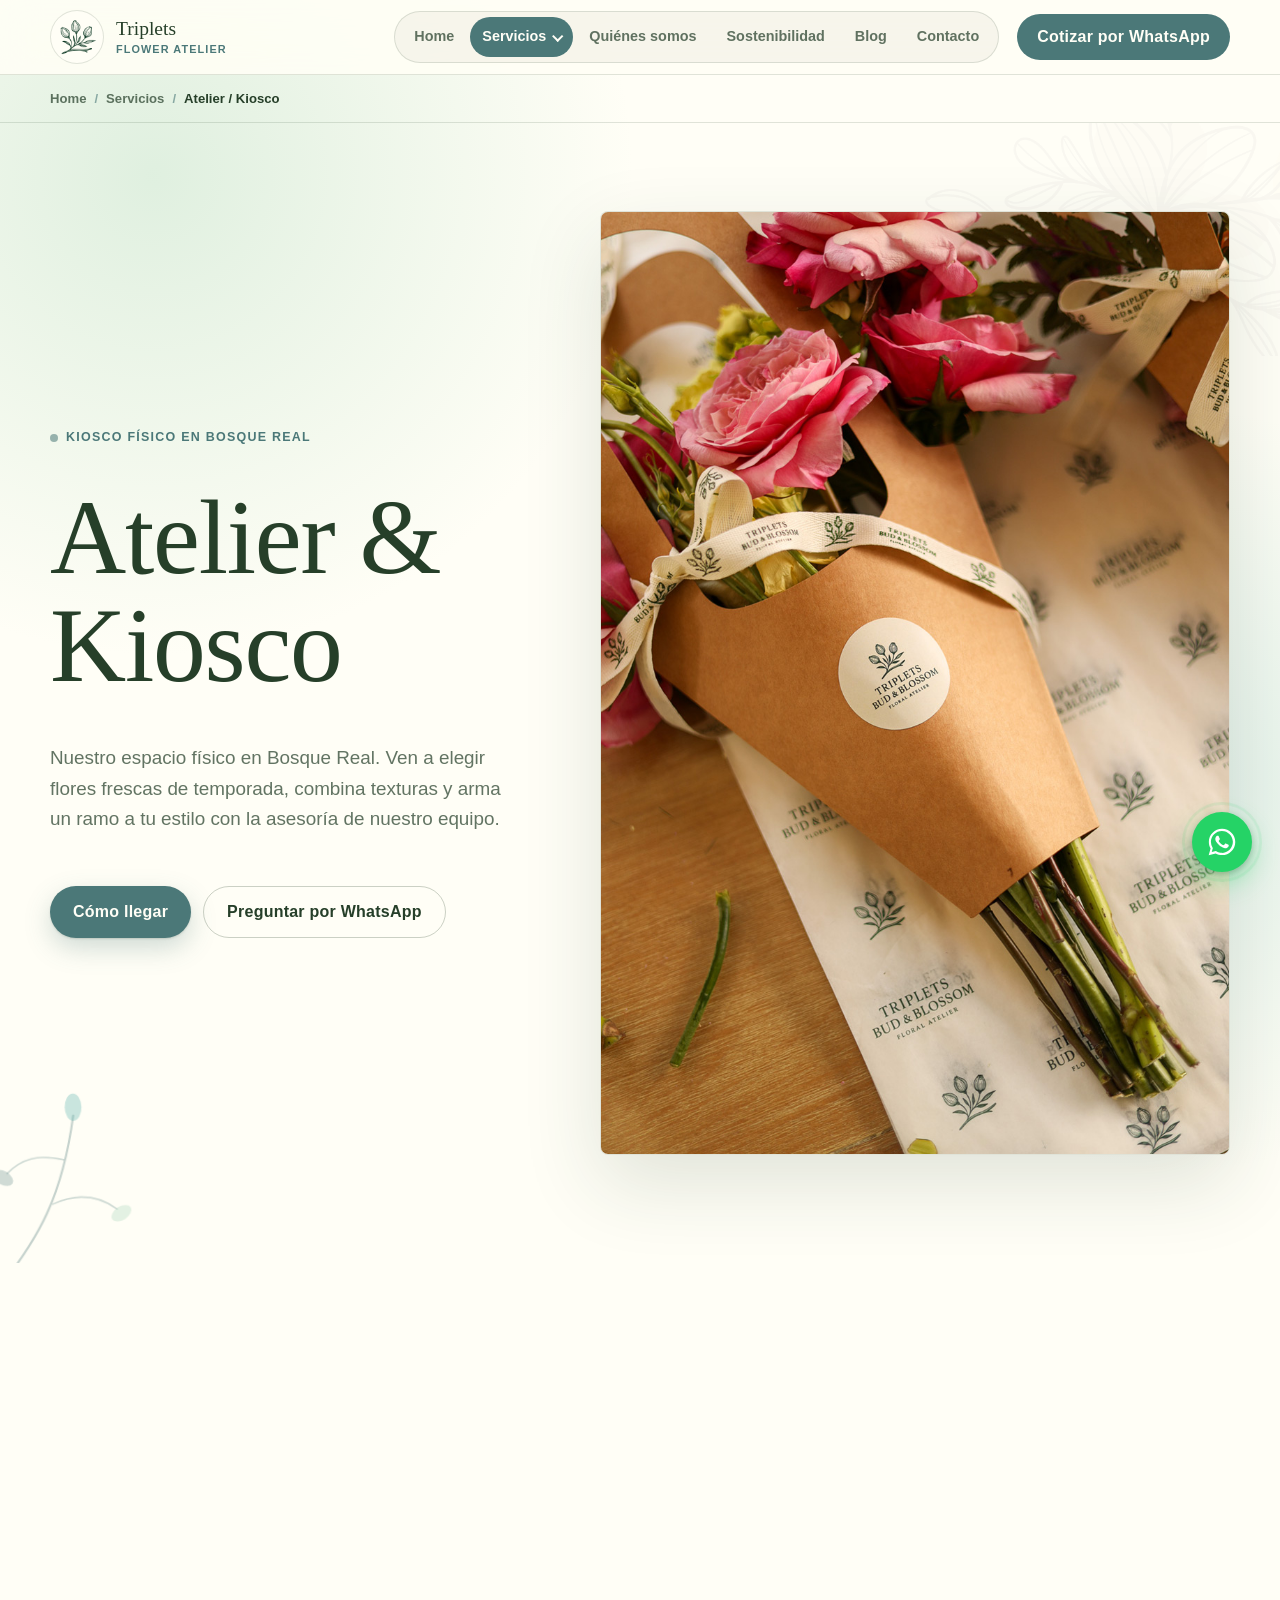
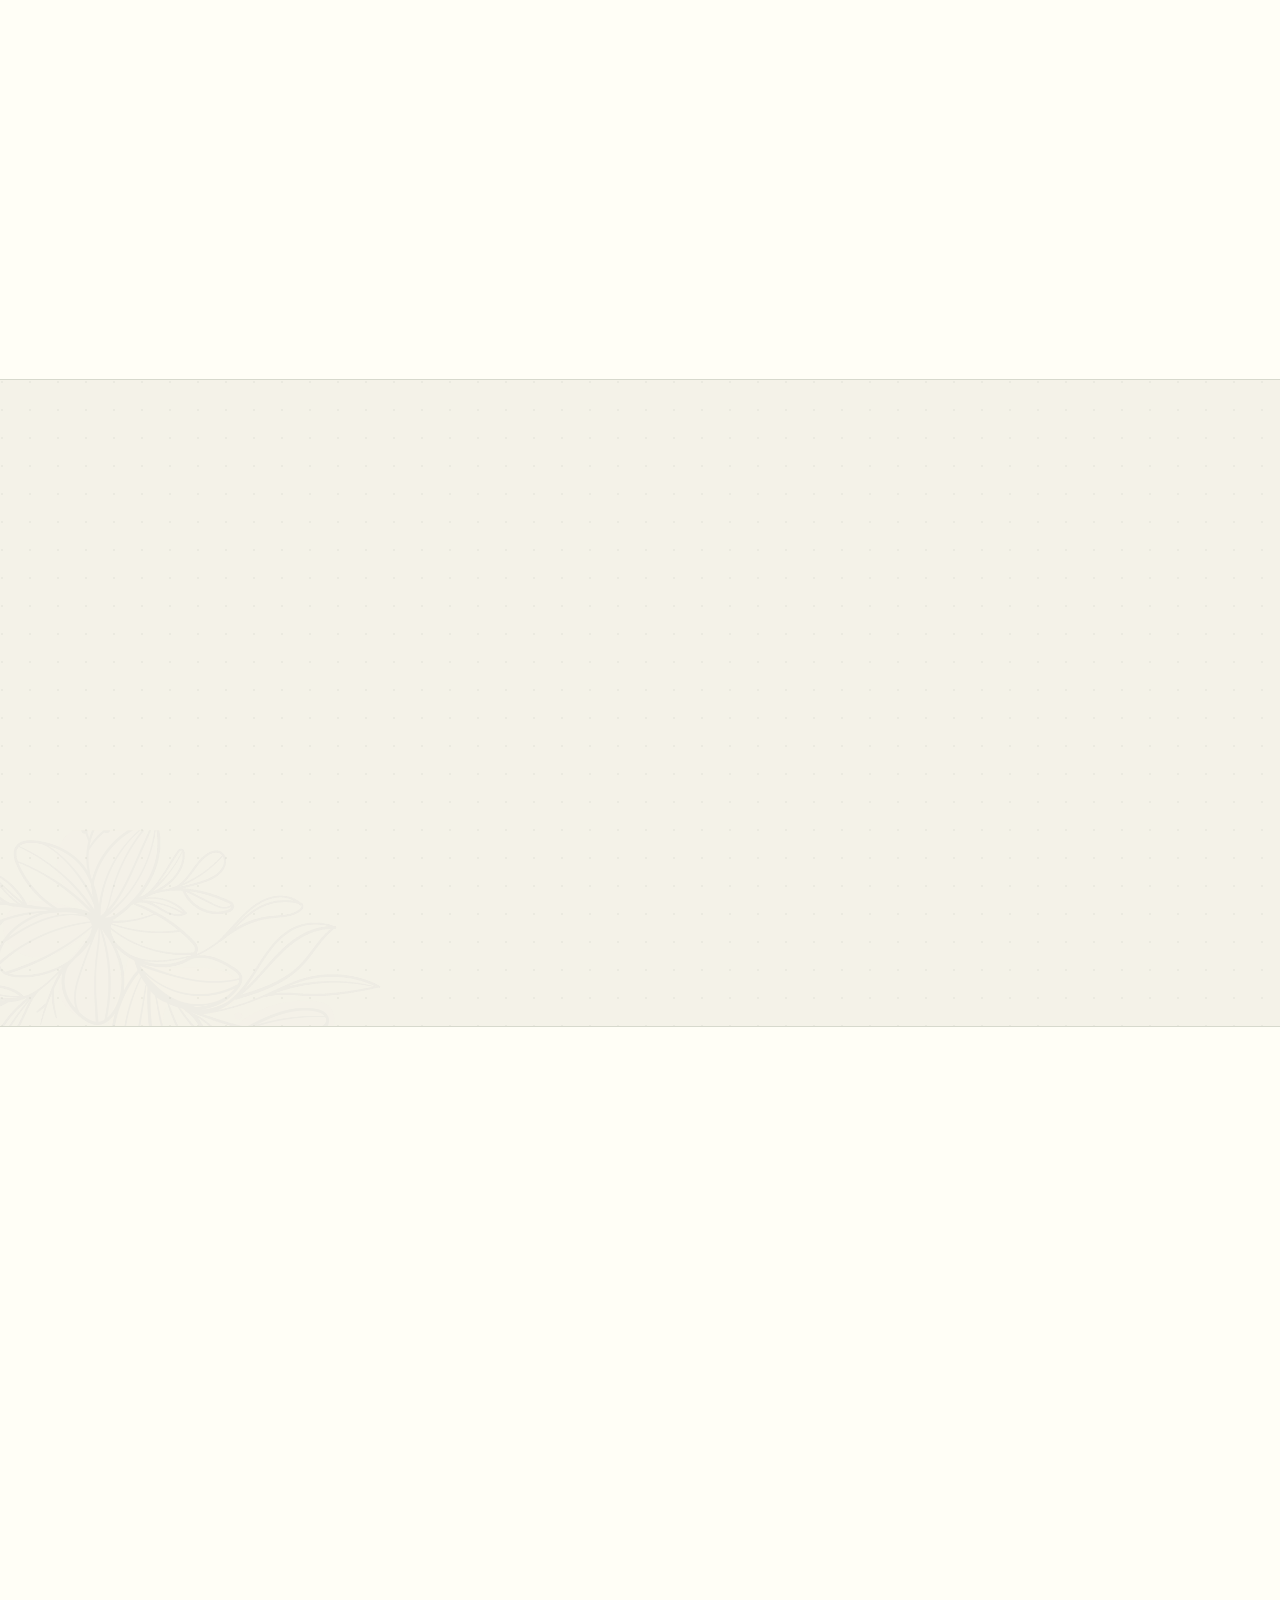
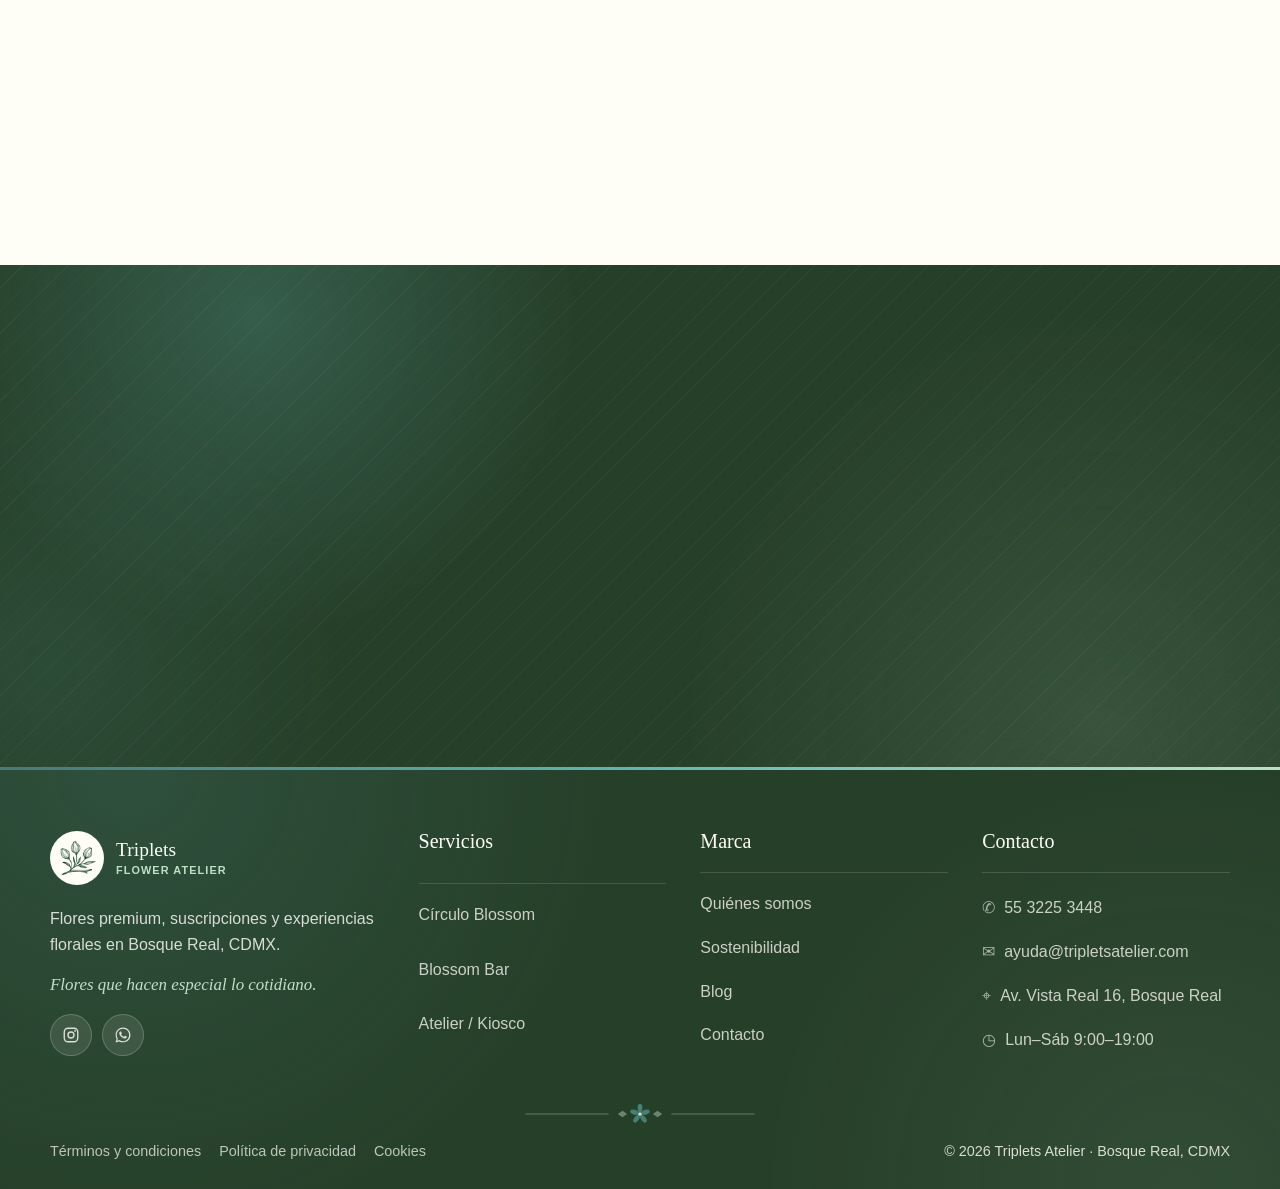
<file: atelier.html>
<!DOCTYPE html>
<html lang="es-MX">
<head>
  <meta charset="UTF-8" />
  <meta name="viewport" content="width=device-width, initial-scale=1.0" />
  <meta http-equiv="refresh" content="0; url=./atelier-kiosco.html" />
  <title>Atelier & Kiosco | Triplets Atelier</title>
</head>
<body>
  <p>Redirigiendo a <a href="./atelier-kiosco.html">Atelier & Kiosco</a>.</p>
</body>
</html>
</file>
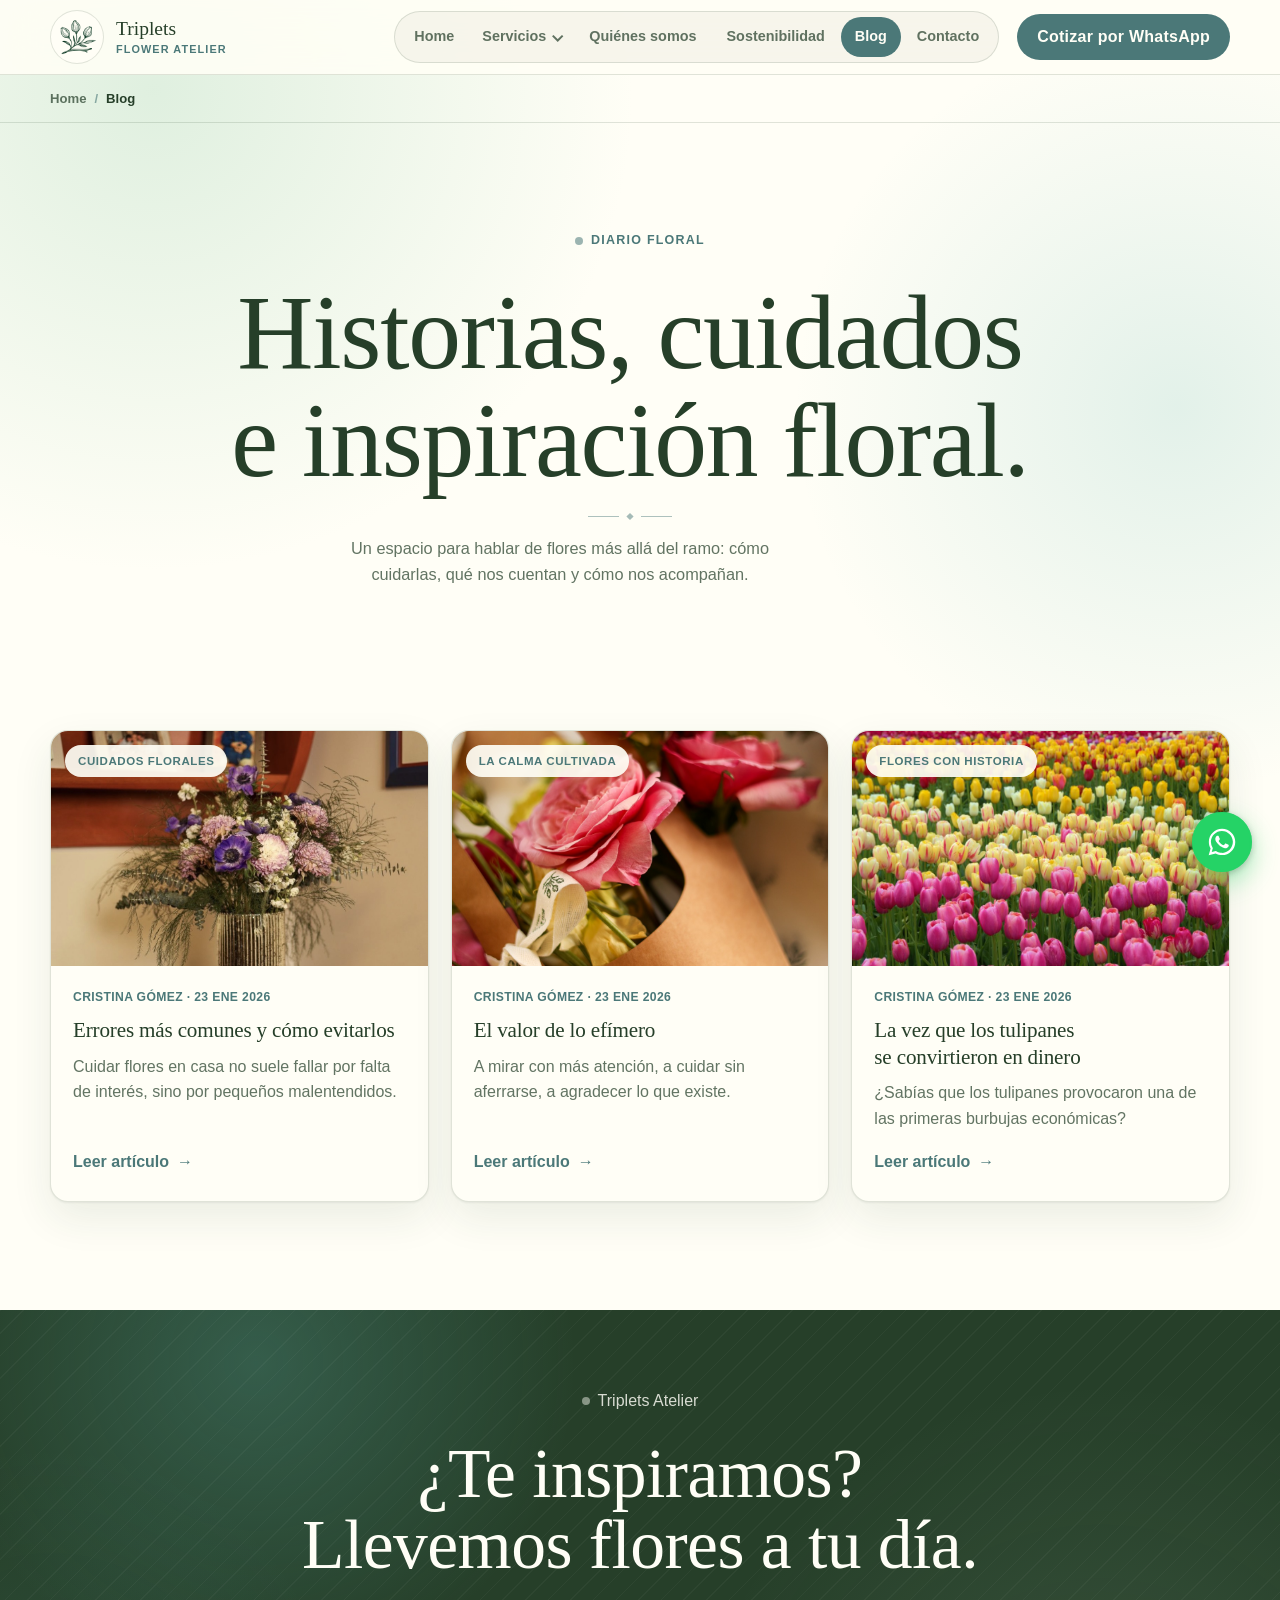
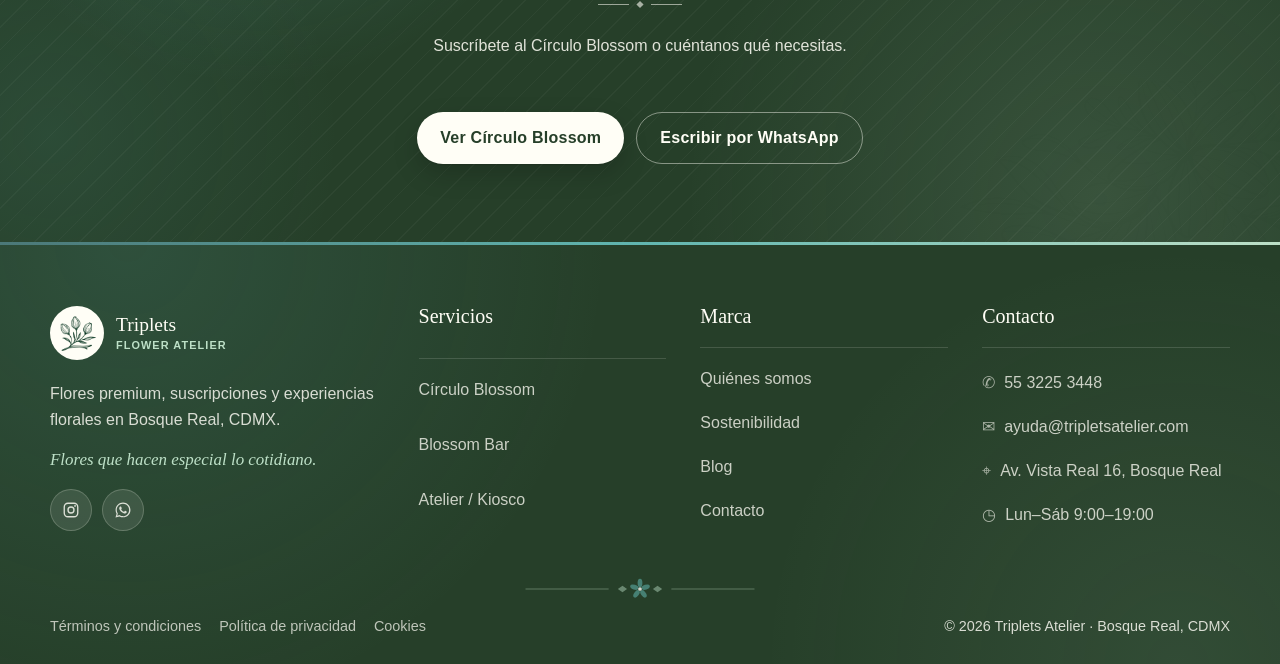
<file: blog.html>
<!DOCTYPE html>
<html lang="es-MX">
<head>
  <meta charset="UTF-8" />
  <meta name="viewport" content="width=device-width, initial-scale=1.0" />
  <meta name="description" content="Blog de Triplets Atelier — cuidado floral, flores con historia y calma cultivada. Inspiración y consejos del flower atelier en Bosque Real." />
  <title>Blog | Triplets Atelier</title>

  <link rel="canonical" href="https://www.tripletsatelier.com/blog.html" />
  <meta property="og:title" content="Blog | Triplets Atelier" />
  <meta property="og:description" content="Blog de Triplets Atelier — cuidado floral, flores con historia y calma cultivada. Inspiración y consejos del flower atelier en Bosque Real." />
  <meta property="og:image" content="https://www.tripletsatelier.com/images/og-triplets.jpg" />
  <meta property="og:image:width" content="1200" />
  <meta property="og:image:height" content="630" />
  <meta property="og:image:alt" content="Triplets Atelier — Flores que hacen especial lo cotidiano." />
  <meta property="og:site_name" content="Triplets Atelier" />
  <meta property="og:locale" content="es_MX" />
  <meta property="og:url" content="https://www.tripletsatelier.com/blog.html" />
  <meta property="og:type" content="website" />
  <meta name="twitter:card" content="summary_large_image" />

  <meta name="theme-color" content="#fffef6" />
  <link rel="icon" href="images/cropped-icon.png" />
  <link rel="apple-touch-icon" href="images/cropped-icon.png" />
  <link rel="stylesheet" href="css/styles.css" />
  <link rel="stylesheet" href="css/styles-v2-premium.css" />

  <noscript>
    <!-- Sin JavaScript los modales no se pueden abrir: mostramos los artículos completos en línea. -->
    <style>
      .blog-modal { display: block; position: static; width: auto; max-width: 760px; max-height: none; margin: 28px auto 0; }
      .blog-modal::backdrop { display: none; }
      .blog-modal-inner { max-height: none; overflow: visible; }
      .blog-modal-close,
      .blog-article-link { display: none; }
    </style>
  </noscript>
</head>
<body>
  <a class="skip-link" href="#main">Saltar al contenido</a>

  <header class="site-header" data-header>
    <nav class="navbar container" aria-label="Navegación principal">
      <a href="./index.html" class="brand" aria-label="Inicio · Triplets Atelier">
        <span class="brand-logo-wrap">
          <img src="images/cropped-icon.png" alt="" class="brand-logo" width="512" height="512" />
        </span>
        <span class="brand-copy">
          <strong>Triplets</strong>
          <span>Flower Atelier</span>
        </span>
      </a>

      <button class="menu-toggle" id="menuToggle" type="button" aria-label="Abrir menú" aria-expanded="false" aria-controls="navPanel">
        <span></span>
        <span></span>
      </button>

      <div class="nav-panel" id="navPanel">
        <ul class="nav-links">
          <li><a href="./index.html">Home</a></li>
          <li class="has-dropdown">
            <button class="nav-dropdown-toggle" type="button" aria-expanded="false" aria-haspopup="true">Servicios</button>
            <ul class="dropdown-menu">
              <li><a href="./circulo-blossom.html">Círculo Blossom</a></li>
              <li><a href="./blossom-bar.html">Blossom Bar</a></li>
              <li><a href="./atelier-kiosco.html">Atelier / Kiosco</a></li>
            </ul>
          </li>
          <li><a href="./quienes-somos.html">Quiénes somos</a></li>
          <li><a href="./sostenibilidad.html">Sostenibilidad</a></li>
          <li><a class="active" aria-current="page" href="./blog.html">Blog</a></li>
          <li><a href="./contacto.html">Contacto</a></li>
        </ul>

        <a class="nav-cta" href="https://wa.me/525532253448?text=Hola%20Triplets%2C%20quiero%20cotizar" target="_blank" rel="noopener">
          Cotizar por WhatsApp
        </a>
      </div>
    </nav>
  </header>

  <nav class="breadcrumb" aria-label="Ruta de navegación">
    <div class="container">
      <ol>
        <li><a href="./index.html">Home</a></li>
        <li aria-current="page">Blog</li>
      </ol>
    </div>
  </nav>

  <main id="main">
    <section class="section" aria-labelledby="blog-title">
      <div class="container section-heading reveal" style="margin-inline:auto; text-align:center;">
        <p class="eyebrow section-label" style="margin-inline:auto; justify-content:center;">Diario floral</p>
        <h1 id="blog-title">Historias, cuidados e inspiración floral.</h1>
        <p>Un espacio para hablar de flores más allá del ramo: cómo cuidarlas, qué nos cuentan y cómo nos acompañan.</p>
      </div>
    </section>

    <section class="section blog-articles" aria-label="Artículos del blog" style="padding-top:0;">
      <div class="container">
        <div class="blog-article-grid reveal-stagger">
          <article class="blog-article-card">
            <div class="blog-article-media">
              <img src="images/IMG_3801.jpeg" alt="Arreglo de anémonas y eucalipto sobre una mesa de casa" loading="lazy" />
              <span class="blog-article-cat">Cuidados florales</span>
            </div>
            <div class="blog-article-body">
              <p class="blog-article-byline">Cristina Gómez · 23 ene 2026</p>
              <h2>Errores más comunes y cómo evitarlos</h2>
              <p class="blog-article-excerpt">Cuidar flores en casa no suele fallar por falta de interés, sino por pequeños malentendidos.</p>
              <button class="blog-article-link" type="button" data-article-open="article-errores" aria-haspopup="dialog">
                Leer artículo <span aria-hidden="true">→</span>
              </button>
            </div>
          </article>

          <article class="blog-article-card">
            <div class="blog-article-media">
              <img src="images/WhatsApp-Image-2026-02-18-at-10.07.24-AM.jpeg" alt="Ramo de rosas en papel kraft con listón de marca Triplets" loading="lazy" />
              <span class="blog-article-cat">La calma cultivada</span>
            </div>
            <div class="blog-article-body">
              <p class="blog-article-byline">Cristina Gómez · 23 ene 2026</p>
              <h2>El valor de lo efímero</h2>
              <p class="blog-article-excerpt">A mirar con más atención, a cuidar sin aferrarse, a agradecer lo que existe.</p>
              <button class="blog-article-link" type="button" data-article-open="article-efimero" aria-haspopup="dialog">
                Leer artículo <span aria-hidden="true">→</span>
              </button>
            </div>
          </article>

          <article class="blog-article-card">
            <div class="blog-article-media">
              <img src="images/tulipanes.jpg.jpeg" alt="Campo de tulipanes de colores" loading="lazy" />
              <span class="blog-article-cat">Flores con historia</span>
            </div>
            <div class="blog-article-body">
              <p class="blog-article-byline">Cristina Gómez · 23 ene 2026</p>
              <h2>La vez que los tulipanes se convirtieron en dinero</h2>
              <p class="blog-article-excerpt">¿Sabías que los tulipanes provocaron una de las primeras burbujas económicas?</p>
              <button class="blog-article-link" type="button" data-article-open="article-tulipanes" aria-haspopup="dialog">
                Leer artículo <span aria-hidden="true">→</span>
              </button>
            </div>
          </article>
        </div>
      </div>
    </section>

    <!-- Artículos completos: se abren en modal con JS; sin JS, el <noscript> del head los muestra en línea. -->
    <dialog class="blog-modal" id="article-errores" aria-labelledby="article-errores-title">
      <div class="blog-modal-inner">
        <button class="blog-modal-close" type="button" data-article-close aria-label="Cerrar artículo">
          <span aria-hidden="true">×</span>
        </button>
        <div class="blog-modal-meta">
          <span class="blog-tag">Cuidados florales</span>
          <span class="blog-byline">Cristina Gómez · 23 ene 2026</span>
        </div>
        <h2 class="blog-modal-title" id="article-errores-title">Errores más comunes y cómo evitarlos</h2>
        <figure class="blog-modal-figure">
          <img src="images/IMG_3801.jpeg" alt="Arreglo de anémonas y eucalipto sobre una mesa de casa" loading="lazy" />
        </figure>
        <div class="blog-modal-content">
          <p>Cuidar flores en casa no suele fallar por falta de interés, sino por pequeños malentendidos. Muchas veces creemos que necesitan más de lo que realmente piden. Tocarlas constantemente, moverlas de lugar sin observar o intentar “revivirlas” con demasiadas acciones termina agotándolas antes de tiempo. El cuidado cotidiano funciona mejor cuando es sencillo y consistente, no cuando se convierte en una tarea.</p>
          <p>Otro error frecuente es pensar que cualquier espacio es adecuado mientras se vea bonito. Las flores son sensibles al calor, a las corrientes de aire y al sol directo, incluso cuando no lo notamos de inmediato. Un ramo colocado cerca de una ventana muy luminosa o de una fuente de calor puede verse bien por unas horas y deteriorarse rápidamente. Elegir un lugar fresco, con luz indirecta y estable suele marcar una diferencia clara sin necesidad de hacer nada más.</p>
          <h3>El agua</h3>
          <p>También es común olvidar que el agua es parte viva del arreglo. Dejarla varios días sin cambiarla, no limpiar el florero o no recortar los tallos hace que las flores absorban menos de lo que necesitan. Un gesto simple —agua limpia y un corte ligero— suele ser más efectivo que cualquier producto adicional. Cuidar flores no es una ciencia exacta ni una prueba de perfección. Es un diálogo cotidiano entre el espacio, el agua y lo vivo. Evitar estos errores no solo ayuda a que duren más; hace que el cuidado se sienta más natural, más ligero y parte de la rutina, no una obligación extra.</p>
          <div class="blog-modal-cta">
            <p>¿Quieres flores para acompañar tu espacio?</p>
            <div class="blog-modal-cta-actions">
              <a class="btn btn-primary" href="./circulo-blossom.html">Ver Círculo Blossom</a>
              <a class="btn btn-ghost" href="https://wa.me/525532253448?text=Hola%20Triplets%2C%20quiero%20flores%20para%20mi%20espacio" target="_blank" rel="noopener">Escribir por WhatsApp</a>
            </div>
          </div>
        </div>
      </div>
    </dialog>

    <dialog class="blog-modal" id="article-efimero" aria-labelledby="article-efimero-title">
      <div class="blog-modal-inner">
        <button class="blog-modal-close" type="button" data-article-close aria-label="Cerrar artículo">
          <span aria-hidden="true">×</span>
        </button>
        <div class="blog-modal-meta">
          <span class="blog-tag">La calma cultivada</span>
          <span class="blog-byline">Cristina Gómez · 23 ene 2026</span>
        </div>
        <h2 class="blog-modal-title" id="article-efimero-title">El valor de lo efímero</h2>
        <figure class="blog-modal-figure">
          <img src="images/WhatsApp-Image-2026-02-18-at-10.07.24-AM.jpeg" alt="Ramo de rosas en papel kraft con listón de marca Triplets" loading="lazy" />
        </figure>
        <div class="blog-modal-content">
          <p class="blog-modal-lead">A mirar con más atención, a cuidar sin aferrarse, a agradecer lo que existe mientras existe.</p>
          <p>Vivimos en una cultura que asocia bienestar con permanencia. Queremos que las cosas duren, que se mantengan estables, que no cambien demasiado. Buscamos relaciones sólidas, objetos resistentes, rutinas que no se alteren. En ese contexto, lo efímero suele verse como una falla: algo que no fue suficiente, que no logró quedarse. Sin embargo, en la naturaleza —y especialmente en las flores— la temporalidad no es un defecto, es una condición esencial de la vida. Cuando sabemos que algo no estará ahí para siempre, la mirada se vuelve más cuidadosa.</p>
          <blockquote>Las flores no prometen durar. Su belleza ocurre en un intervalo breve y quizás por eso despiertan una atención distinta.</blockquote>
          <p>Observamos los matices del color, la apertura exacta de los pétalos, la manera en que la luz cambia su presencia a lo largo del día. Lo efímero no distrae: convoca. Nos saca del modo automático y nos devuelve al momento presente sin esfuerzo consciente. Introduce una relación más amable con el tiempo. No todo tiene que conservarse intacto para haber sido valioso. Algunas experiencias cumplen su función precisamente porque terminan. En ese soltar aparece una calma distinta, una que no se sostiene en el control, sino en la confianza.</p>
          <p>En la vida cotidiana, esta lógica suele olvidarse. Nos exigimos permanencia emocional, productividad constante, estados de ánimo estables. Pero la vida —como las flores— se mueve por ciclos. Hay momentos de expansión y otros de repliegue, etapas que florecen y otras que piden descanso. Reconocer lo efímero como parte natural del proceso puede aliviar la presión de tener que sostenerlo todo.</p>
          <p>Las flores introducen una temporalidad más humana: nos recuerdan que el presente es suficiente, que no todo debe durar para ser significativo, que hay belleza incluso en lo que cambia.</p>
          <div class="blog-modal-cta">
            <p>¿Quieres flores para acompañar tu espacio?</p>
            <div class="blog-modal-cta-actions">
              <a class="btn btn-primary" href="./circulo-blossom.html">Ver Círculo Blossom</a>
              <a class="btn btn-ghost" href="https://wa.me/525532253448?text=Hola%20Triplets%2C%20quiero%20flores%20para%20mi%20espacio" target="_blank" rel="noopener">Escribir por WhatsApp</a>
            </div>
          </div>
        </div>
      </div>
    </dialog>

    <dialog class="blog-modal" id="article-tulipanes" aria-labelledby="article-tulipanes-title">
      <div class="blog-modal-inner">
        <button class="blog-modal-close" type="button" data-article-close aria-label="Cerrar artículo">
          <span aria-hidden="true">×</span>
        </button>
        <div class="blog-modal-meta">
          <span class="blog-tag">Flores con historia</span>
          <span class="blog-byline">Cristina Gómez · 23 ene 2026</span>
        </div>
        <h2 class="blog-modal-title" id="article-tulipanes-title">La vez que los tulipanes se convirtieron en dinero</h2>
        <figure class="blog-modal-figure">
          <img src="images/tulipanes.jpg.jpeg" alt="Campo de tulipanes de colores" loading="lazy" />
        </figure>
        <div class="blog-modal-content">
          <p class="blog-modal-lead">¿Sabías que los tulipanes provocaron una de las primeras burbujas económicas de la historia?</p>
          <p>Hoy los tulipanes se asocian con elegancia, sencillez y primavera. Aparecen en floreros minimalistas, arreglos contemporáneos y espacios que buscan luz y frescura.</p>
          <p>Pero hubo un momento en la historia en el que un solo bulbo de tulipán llegó a valer más que una casa. Literalmente.</p>
          <h3>Un origen inesperado</h3>
          <p>Aunque hoy los tulipanes se identifican con los Países Bajos, no son originarios de Holanda. Su origen se remonta a Asia Central, especialmente a regiones que hoy forman parte de Turquía, Irán y Kazajistán. Allí crecían de forma silvestre y eran apreciados por su resistencia y color.</p>
          <p>Fue en el siglo XVI cuando los tulipanes llegaron a Europa, primero como curiosidad botánica y después como símbolo de estatus.</p>
          <h3>La tulipomanía: cuando una flor se volvió especulación</h3>
          <p>En la Holanda del siglo XVII ocurrió algo inédito: los tulipanes, en especial ciertas variedades raras con vetas y colores inusuales, comenzaron a comprarse y venderse como activos financieros.</p>
          <p>Algunos datos que sorprenden:</p>
          <ul>
            <li>Se firmaban contratos de compra de tulipanes que aún no habían florecido.</li>
            <li>Un solo bulbo podía intercambiarse por ganado, muebles o propiedades.</li>
            <li>Personas sin relación con la botánica empezaron a invertir solo para revender más caro.</li>
          </ul>
          <p>En 1637, el mercado colapsó. Los precios cayeron de un día para otro y muchos perdieron fortunas por una flor que, al final, seguía siendo una flor.</p>
          <div class="blog-modal-cta">
            <p>¿Quieres flores para acompañar tu espacio?</p>
            <div class="blog-modal-cta-actions">
              <a class="btn btn-primary" href="./circulo-blossom.html">Ver Círculo Blossom</a>
              <a class="btn btn-ghost" href="https://wa.me/525532253448?text=Hola%20Triplets%2C%20quiero%20flores%20para%20mi%20espacio" target="_blank" rel="noopener">Escribir por WhatsApp</a>
            </div>
          </div>
        </div>
      </div>
    </dialog>

    <section class="final-cta" aria-labelledby="cta-title">
      <div class="container final-cta-inner reveal">
        <p class="section-label inverse">Triplets Atelier</p>
        <h2 id="cta-title">¿Te inspiramos? Llevemos flores a tu día.</h2>
        <p class="cta-sub">Suscríbete al Círculo Blossom o cuéntanos qué necesitas.</p>
        <div class="hero-actions" style="justify-content:center;">
          <a class="btn btn-light" href="./circulo-blossom.html">Ver Círculo Blossom</a>
          <a class="btn btn-ghost btn-ghost-inverse" href="https://wa.me/525532253448?text=Hola%20Triplets%2C%20quiero%20cotizar" target="_blank" rel="noopener">Escribir por WhatsApp</a>
        </div>
      </div>
    </section>
  </main>

  <footer class="site-footer">
    <div class="container footer-grid">
      <div class="footer-brand">
        <a href="./index.html" class="brand footer-logo" aria-label="Inicio · Triplets Atelier">
          <span class="brand-logo-wrap">
            <img src="images/cropped-icon.png" alt="" class="brand-logo" width="512" height="512" loading="lazy" />
          </span>
          <span class="brand-copy">
            <strong>Triplets</strong>
            <span>Flower Atelier</span>
          </span>
        </a>
        <p>Flores premium, suscripciones y experiencias florales en Bosque Real, CDMX.</p>
        <p class="footer-tagline">Flores que hacen especial lo cotidiano.</p>
        <div class="footer-social">
          <a href="https://www.instagram.com/triplets___flowers/" target="_blank" rel="noopener" aria-label="Instagram de Triplets Atelier">
            <svg viewBox="0 0 24 24" width="18" height="18" aria-hidden="true"><rect x="3" y="3" width="18" height="18" rx="5" fill="none" stroke="currentColor" stroke-width="1.8"/><circle cx="12" cy="12" r="4" fill="none" stroke="currentColor" stroke-width="1.8"/><circle cx="17.4" cy="6.6" r="1.2" fill="currentColor"/></svg>
          </a>
          <a href="https://wa.me/525532253448" target="_blank" rel="noopener" aria-label="WhatsApp de Triplets Atelier">
            <svg viewBox="0 0 24 24" width="18" height="18" fill="currentColor" aria-hidden="true"><path d="M12.04 2C6.58 2 2.13 6.45 2.13 11.91c0 1.75.46 3.45 1.32 4.95L2 22l5.25-1.38c1.45.79 3.08 1.21 4.79 1.21 5.46 0 9.91-4.45 9.91-9.91C21.95 6.45 17.5 2 12.04 2zm0 18.13c-1.52 0-3.01-.41-4.3-1.18l-.31-.18-3.12.82.83-3.04-.2-.31a8.2 8.2 0 0 1-1.26-4.35c0-4.54 3.7-8.23 8.24-8.23 4.54 0 8.23 3.69 8.23 8.23 0 4.54-3.69 8.42-8.31 8.42zm4.52-6.16c-.25-.12-1.47-.72-1.69-.81-.23-.08-.39-.12-.56.13-.16.25-.64.81-.79.97-.14.17-.29.19-.54.06-.25-.12-1.05-.39-2-1.23-.74-.66-1.24-1.47-1.38-1.72-.14-.25-.02-.38.11-.51.11-.11.25-.29.37-.43.12-.14.16-.25.25-.41.08-.17.04-.31-.02-.43-.06-.12-.56-1.35-.77-1.85-.2-.48-.41-.42-.56-.43h-.48c-.17 0-.43.06-.66.31-.23.25-.86.85-.86 2.07 0 1.22.89 2.4 1.01 2.56.12.17 1.75 2.67 4.23 3.74.59.26 1.05.41 1.41.52.59.19 1.13.16 1.56.1.48-.07 1.47-.6 1.68-1.18.21-.58.21-1.07.14-1.18-.06-.11-.22-.17-.47-.29z"/></svg>
          </a>
        </div>
      </div>

      <div class="footer-column">
        <h3>Servicios</h3>
        <a href="./circulo-blossom.html">Círculo Blossom</a>
        <a href="./blossom-bar.html">Blossom Bar</a>
        <a href="./atelier-kiosco.html">Atelier / Kiosco</a>
      </div>

      <div class="footer-column">
        <h3>Marca</h3>
        <a href="./quienes-somos.html">Quiénes somos</a>
        <a href="./sostenibilidad.html">Sostenibilidad</a>
        <a href="./blog.html">Blog</a>
        <a href="./contacto.html">Contacto</a>
      </div>

      <div class="footer-column">
        <h3>Contacto</h3>
        <a class="footer-contact-row" href="https://wa.me/525532253448" target="_blank" rel="noopener"><span class="ic" aria-hidden="true">✆</span> 55 3225 3448</a>
        <a class="footer-contact-row" href="mailto:ayuda@tripletsatelier.com"><span class="ic" aria-hidden="true">✉</span> ayuda@tripletsatelier.com</a>
        <span class="footer-contact-row"><span class="ic" aria-hidden="true">⌖</span> Av. Vista Real 16, Bosque Real</span>
        <span class="footer-contact-row"><span class="ic" aria-hidden="true">◷</span> Lun–Sáb 9:00–19:00</span>
      </div>
    </div>

    <div class="container footer-ornament" aria-hidden="true">
      <svg viewBox="0 0 260 26" fill="none" xmlns="http://www.w3.org/2000/svg" aria-hidden="true" role="presentation" focusable="false">
        <line x1="6" y1="13" x2="96" y2="13" stroke="#bde0c7" stroke-opacity="0.4" stroke-width="1"/>
        <line x1="164" y1="13" x2="254" y2="13" stroke="#bde0c7" stroke-opacity="0.4" stroke-width="1"/>
        <path d="M106 13l5-3.5 5 3.5-5 3.5Z" fill="#bde0c7" fill-opacity="0.45"/>
        <path d="M144 13l5-3.5 5 3.5-5 3.5Z" fill="#bde0c7" fill-opacity="0.45"/>
        <g transform="translate(130 13)">
          <ellipse cx="0" cy="-6.5" rx="2.6" ry="4.6" fill="#61b6b0" fill-opacity="0.55"/>
          <ellipse cx="6.2" cy="-2" rx="2.6" ry="4.6" transform="rotate(72 6.2 -2)" fill="#61b6b0" fill-opacity="0.55"/>
          <ellipse cx="3.8" cy="5.3" rx="2.6" ry="4.6" transform="rotate(144 3.8 5.3)" fill="#61b6b0" fill-opacity="0.55"/>
          <ellipse cx="-3.8" cy="5.3" rx="2.6" ry="4.6" transform="rotate(-144 -3.8 5.3)" fill="#61b6b0" fill-opacity="0.55"/>
          <ellipse cx="-6.2" cy="-2" rx="2.6" ry="4.6" transform="rotate(-72 -6.2 -2)" fill="#61b6b0" fill-opacity="0.55"/>
          <circle cx="0" cy="0" r="2" fill="#fffef6" fill-opacity="0.8"/>
        </g>
      </svg>
    </div>

    <div class="container footer-bottom">
      <div class="footer-legal-links">
        <a href="./terminos.html">Términos y condiciones</a>
        <a href="./privacidad.html">Política de privacidad</a>
        <a href="./cookies.html">Cookies</a>
      </div>
      <p>© <span data-year>2026</span> Triplets Atelier · Bosque Real, CDMX</p>
    </div>
  </footer>

  <a class="wa-fab" href="https://wa.me/525532253448?text=Hola%20Triplets%2C%20quiero%20m%C3%A1s%20informaci%C3%B3n" target="_blank" rel="noopener" aria-label="Escríbenos por WhatsApp">
    <svg viewBox="0 0 24 24" width="32" height="32" fill="currentColor" aria-hidden="true"><path d="M12.04 2C6.58 2 2.13 6.45 2.13 11.91c0 1.75.46 3.45 1.32 4.95L2 22l5.25-1.38c1.45.79 3.08 1.21 4.79 1.21 5.46 0 9.91-4.45 9.91-9.91C21.95 6.45 17.5 2 12.04 2zm0 18.13c-1.52 0-3.01-.41-4.3-1.18l-.31-.18-3.12.82.83-3.04-.2-.31a8.2 8.2 0 0 1-1.26-4.35c0-4.54 3.7-8.23 8.24-8.23 4.54 0 8.23 3.69 8.23 8.23 0 4.54-3.69 8.42-8.31 8.42zm4.52-6.16c-.25-.12-1.47-.72-1.69-.81-.23-.08-.39-.12-.56.13-.16.25-.64.81-.79.97-.14.17-.29.19-.54.06-.25-.12-1.05-.39-2-1.23-.74-.66-1.24-1.47-1.38-1.72-.14-.25-.02-.38.11-.51.11-.11.25-.29.37-.43.12-.14.16-.25.25-.41.08-.17.04-.31-.02-.43-.06-.12-.56-1.35-.77-1.85-.2-.48-.41-.42-.56-.43h-.48c-.17 0-.43.06-.66.31-.23.25-.86.85-.86 2.07 0 1.22.89 2.4 1.01 2.56.12.17 1.75 2.67 4.23 3.74.59.26 1.05.41 1.41.52.59.19 1.13.16 1.56.1.48-.07 1.47-.6 1.68-1.18.21-.58.21-1.07.14-1.18-.06-.11-.22-.17-.47-.29z"/></svg>
  </a>

  <script src="js/main.js"></script>
</body>
</html>
</file>
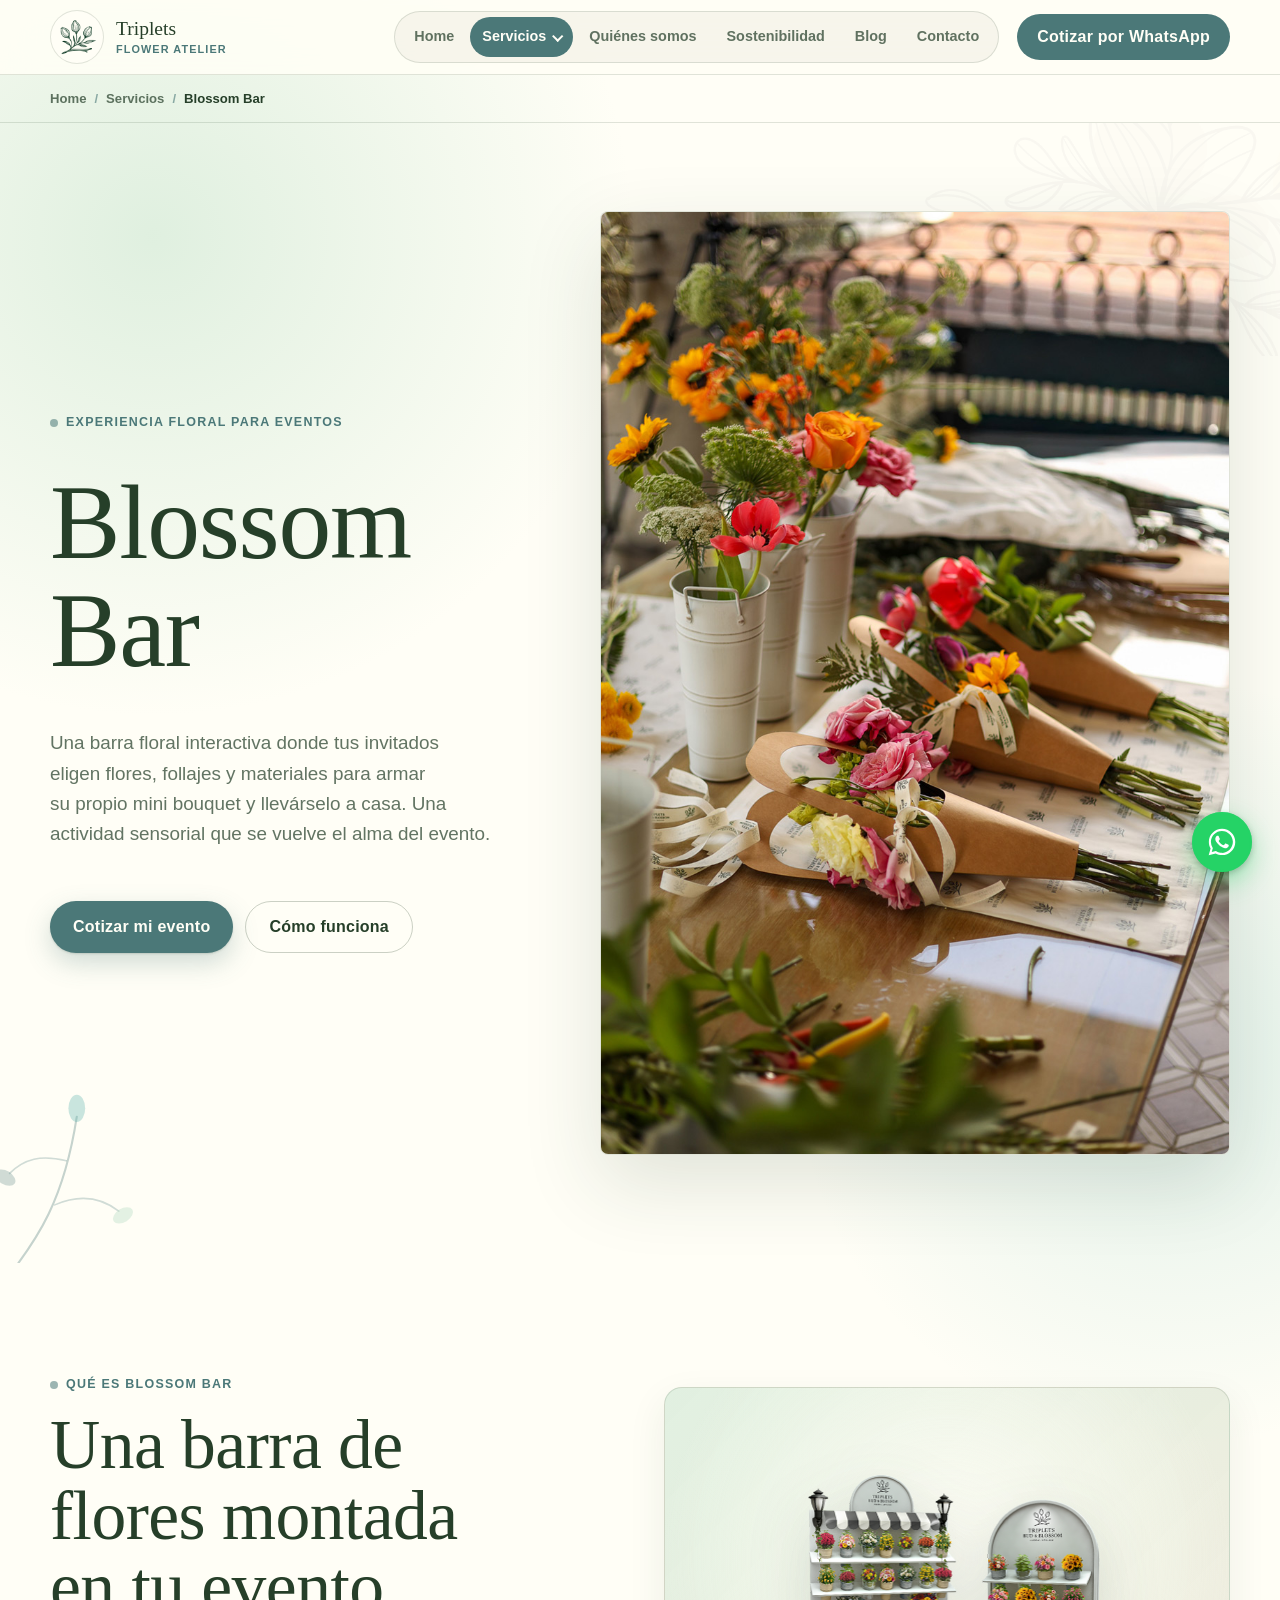
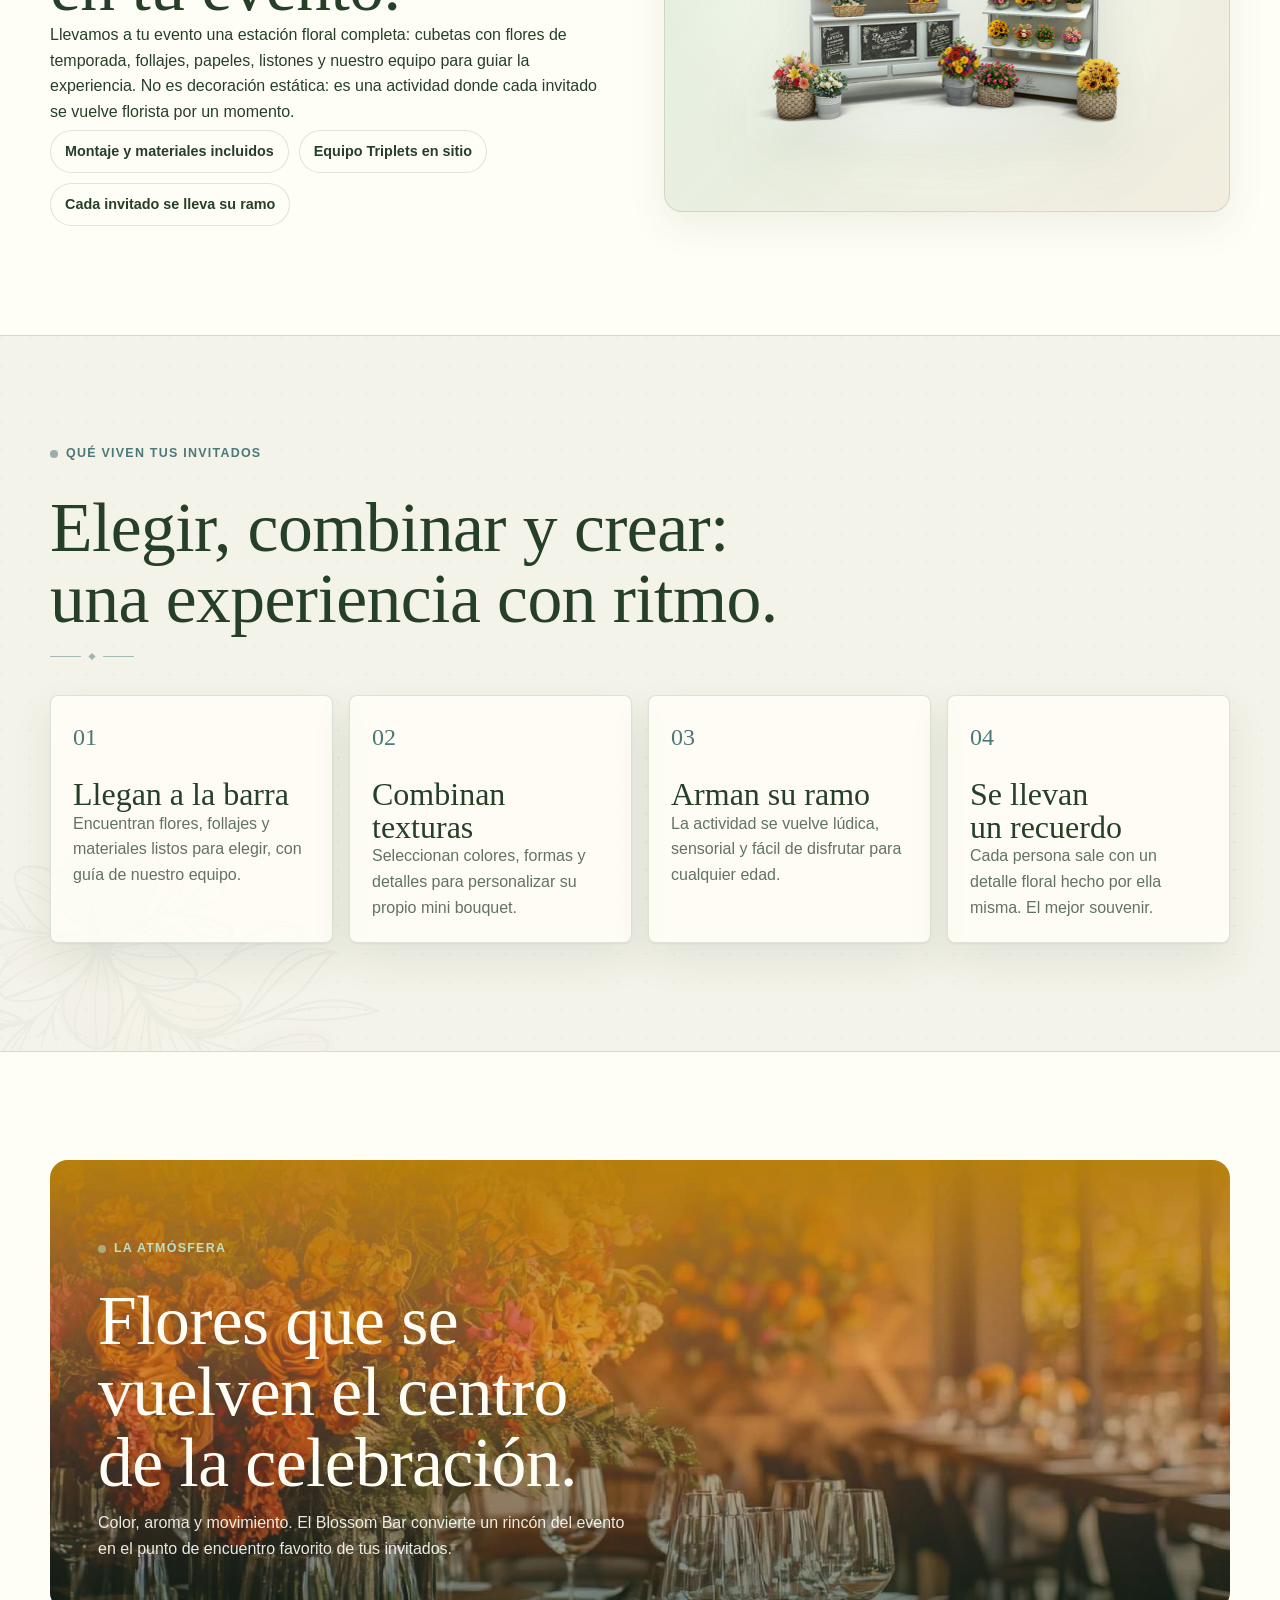
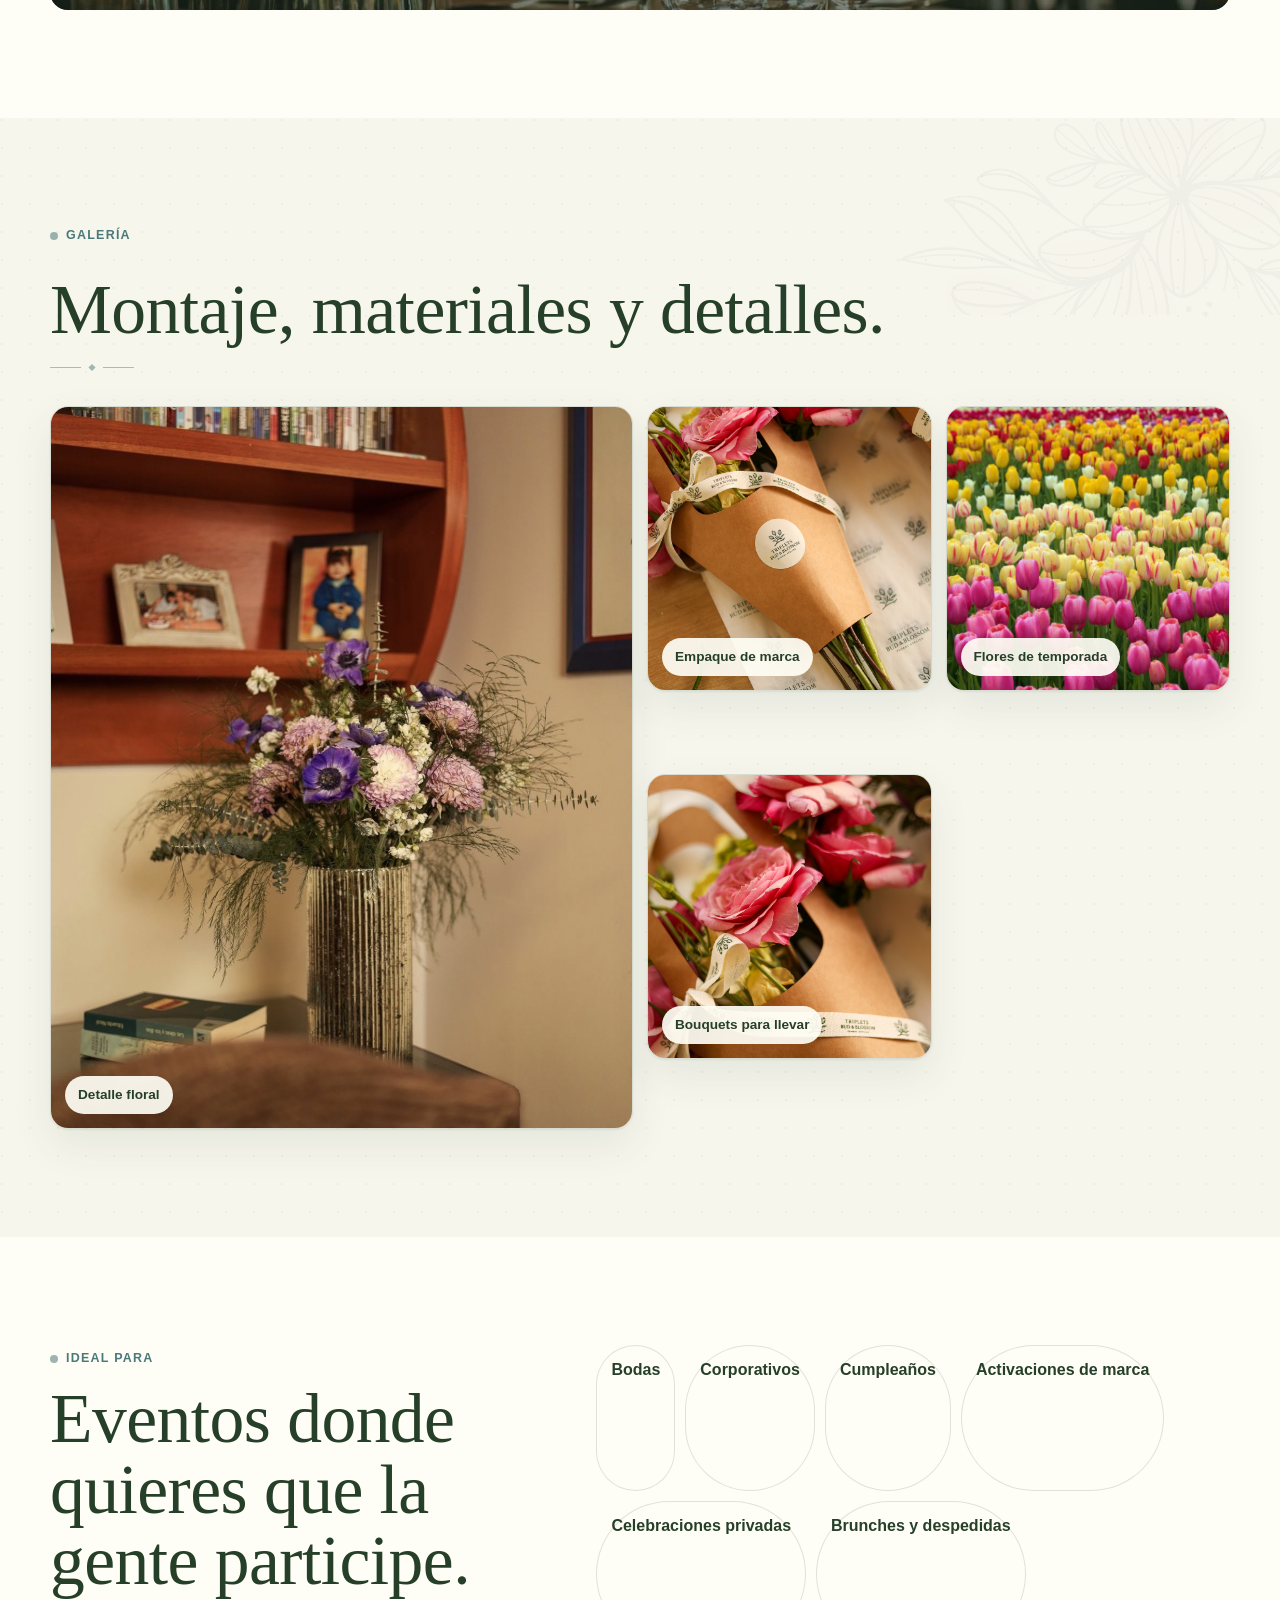
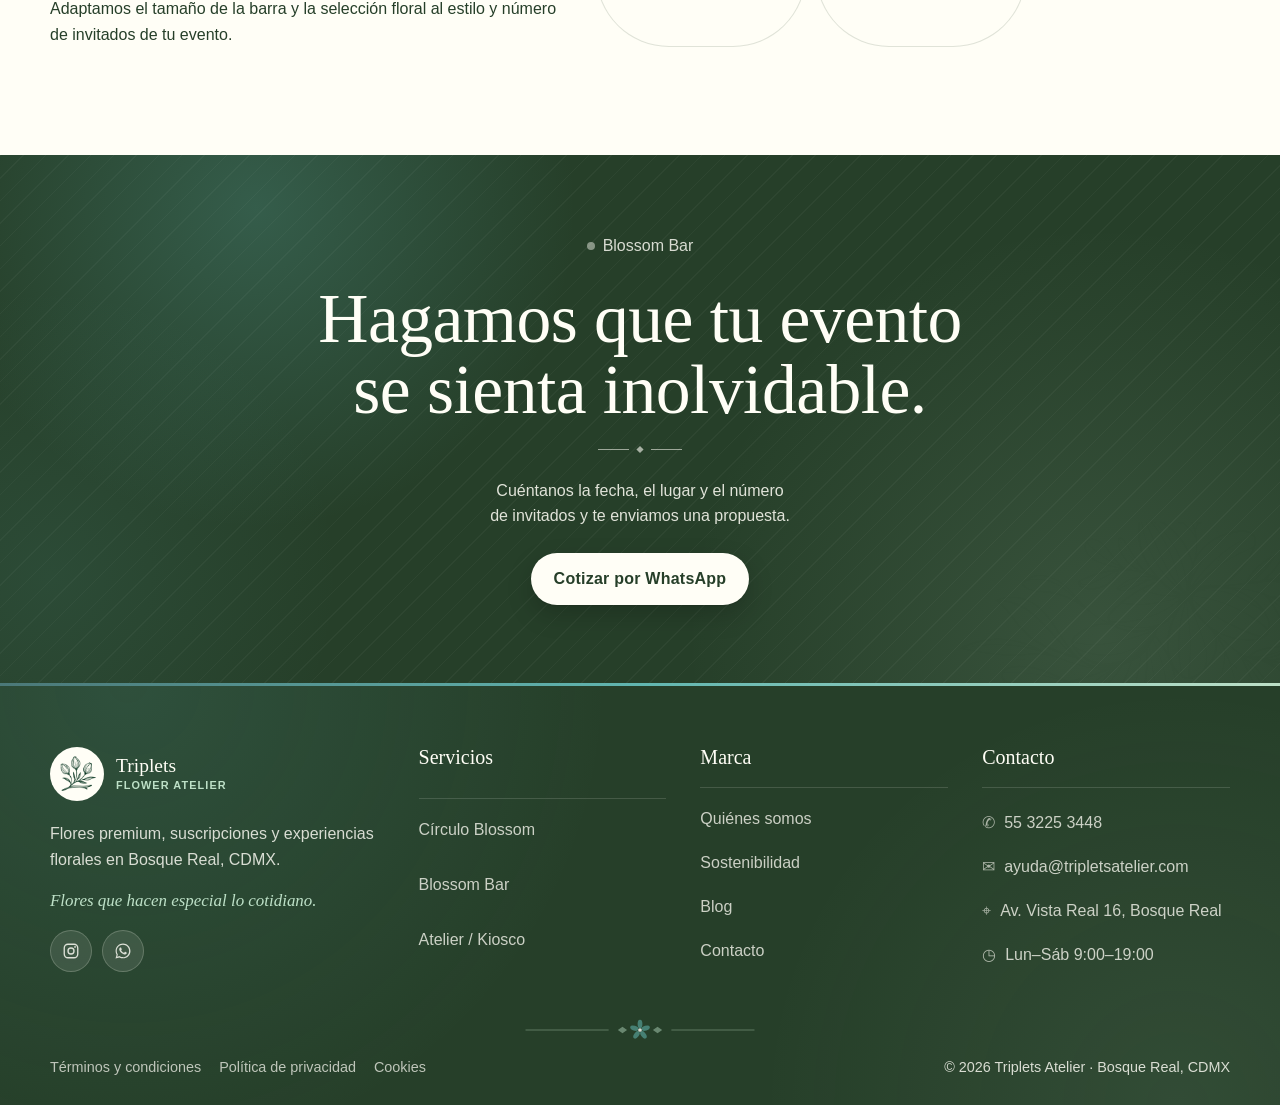
<file: blossom-bar.html>
<!DOCTYPE html>
<html lang="es-MX">
<head>
  <meta charset="UTF-8" />
  <meta name="viewport" content="width=device-width, initial-scale=1.0" />
  <meta name="description" content="Blossom Bar — la barra floral interactiva de Triplets Atelier para eventos. Tus invitados eligen, combinan y arman su propio mini bouquet." />
  <title>Blossom Bar | Barra floral para eventos · Triplets Atelier</title>

  <link rel="canonical" href="https://www.tripletsatelier.com/blossom-bar.html" />
  <meta property="og:title" content="Blossom Bar | Barra floral para eventos · Triplets Atelier" />
  <meta property="og:description" content="Blossom Bar — la barra floral interactiva de Triplets Atelier para eventos. Tus invitados eligen, combinan y arman su propio mini bouquet." />
  <meta property="og:image" content="https://www.tripletsatelier.com/images/og-triplets.jpg" />
  <meta property="og:image:width" content="1200" />
  <meta property="og:image:height" content="630" />
  <meta property="og:image:alt" content="Triplets Atelier — Flores que hacen especial lo cotidiano." />
  <meta property="og:site_name" content="Triplets Atelier" />
  <meta property="og:locale" content="es_MX" />
  <meta property="og:url" content="https://www.tripletsatelier.com/blossom-bar.html" />
  <meta property="og:type" content="website" />
  <meta name="twitter:card" content="summary_large_image" />

  <meta name="theme-color" content="#fffef6" />
  <link rel="icon" href="images/cropped-icon.png" />
  <link rel="apple-touch-icon" href="images/cropped-icon.png" />
  <link rel="stylesheet" href="css/styles.css" />
  <link rel="stylesheet" href="css/styles-v2-premium.css" />
</head>
<body>
  <a class="skip-link" href="#main">Saltar al contenido</a>

  <header class="site-header" data-header>
    <nav class="navbar container" aria-label="Navegación principal">
      <a href="./index.html" class="brand" aria-label="Inicio · Triplets Atelier">
        <span class="brand-logo-wrap">
          <img src="images/cropped-icon.png" alt="" class="brand-logo" width="512" height="512" />
        </span>
        <span class="brand-copy">
          <strong>Triplets</strong>
          <span>Flower Atelier</span>
        </span>
      </a>

      <button class="menu-toggle" id="menuToggle" type="button" aria-label="Abrir menú" aria-expanded="false" aria-controls="navPanel">
        <span></span>
        <span></span>
      </button>

      <div class="nav-panel" id="navPanel">
        <ul class="nav-links">
          <li><a href="./index.html">Home</a></li>
          <li class="has-dropdown is-active">
            <button class="nav-dropdown-toggle" type="button" aria-expanded="false" aria-haspopup="true">Servicios</button>
            <ul class="dropdown-menu">
              <li><a href="./circulo-blossom.html">Círculo Blossom</a></li>
              <li><a class="active" aria-current="page" href="./blossom-bar.html">Blossom Bar</a></li>
              <li><a href="./atelier-kiosco.html">Atelier / Kiosco</a></li>
            </ul>
          </li>
          <li><a href="./quienes-somos.html">Quiénes somos</a></li>
          <li><a href="./sostenibilidad.html">Sostenibilidad</a></li>
          <li><a href="./blog.html">Blog</a></li>
          <li><a href="./contacto.html">Contacto</a></li>
        </ul>

        <a class="nav-cta" href="https://wa.me/525532253448?text=Hola%20Triplets%2C%20quiero%20cotizar%20un%20Blossom%20Bar%20para%20mi%20evento" target="_blank" rel="noopener">
          Cotizar por WhatsApp
        </a>
      </div>
    </nav>
  </header>

  <nav class="breadcrumb" aria-label="Ruta de navegación">
    <div class="container">
      <ol>
        <li><a href="./index.html">Home</a></li>
        <li><a href="./index.html#servicios">Servicios</a></li>
        <li aria-current="page">Blossom Bar</li>
      </ol>
    </div>
  </nav>

  <main class="service-page event-page" id="main">
    <section class="page-hero" aria-labelledby="service-title">
      <svg class="orn-hero" viewBox="0 0 200 200" fill="none" xmlns="http://www.w3.org/2000/svg" aria-hidden="true" role="presentation" focusable="false">
        <path d="M26 192C60 150 84 112 96 34" stroke="#4b7878" stroke-opacity="0.32" stroke-width="2" stroke-linecap="round"/>
        <path d="M75 118C98 108 118 110 136 124" stroke="#4b7878" stroke-opacity="0.26" stroke-width="1.5" stroke-linecap="round"/>
        <path d="M86 76C62 70 46 74 32 88" stroke="#4b7878" stroke-opacity="0.26" stroke-width="1.5" stroke-linecap="round"/>
        <ellipse cx="96" cy="26" rx="8" ry="13" fill="#61b6b0" fill-opacity="0.34"/>
        <ellipse cx="140" cy="128" rx="6.5" ry="10.5" transform="rotate(58 140 128)" fill="#bde0c7" fill-opacity="0.42"/>
        <ellipse cx="28" cy="92" rx="6.5" ry="10.5" transform="rotate(-58 28 92)" fill="#4b7878" fill-opacity="0.26"/>
      </svg>
      <div class="container page-hero-grid">
        <div class="page-hero-copy reveal">
          <p class="eyebrow section-label">Experiencia floral para eventos</p>
          <h1 id="service-title">Blossom Bar</h1>
          <p class="hero-text">
            Una barra floral interactiva donde tus invitados eligen flores, follajes y materiales
            para armar su propio mini bouquet y llevárselo a casa. Una actividad sensorial que se vuelve el alma del evento.
          </p>
          <div class="hero-actions">
            <a class="btn btn-primary" href="https://wa.me/525532253448?text=Hola%20Triplets%2C%20quiero%20cotizar%20un%20Blossom%20Bar%20para%20mi%20evento" target="_blank" rel="noopener">
              Cotizar mi evento
            </a>
            <a class="btn btn-ghost" href="#como-funciona">Cómo funciona</a>
          </div>
        </div>

        <figure class="hero-media visual-card reveal">
          <img src="images/conos-15.jpg.jpeg" alt="Mesa con conos florales y cubetas de flores listas para armar bouquets en un evento" fetchpriority="high" decoding="async" width="900" height="1350" />
        </figure>
      </div>
    </section>

    <!-- QUÉ ES -->
    <section class="section" aria-labelledby="what-title">
      <div class="container barwhat-grid">
        <div class="reveal">
          <p class="eyebrow section-label">Qué es Blossom Bar</p>
          <h2 id="what-title">Una barra de flores montada en tu evento.</h2>
          <p>
            Llevamos a tu evento una estación floral completa: cubetas con flores de temporada, follajes,
            papeles, listones y nuestro equipo para guiar la experiencia. No es decoración estática:
            es una actividad donde cada invitado se vuelve florista por un momento.
          </p>
          <div class="locale-meta">
            <span>Montaje y materiales incluidos</span>
            <span>Equipo Triplets en sitio</span>
            <span>Cada invitado se lleva su ramo</span>
          </div>
        </div>
        <figure class="barwhat-media reveal">
          <img src="images/flower-bar.png" alt="Carrito de la barra floral Blossom Bar de Triplets con arreglos y pizarra de marca" loading="lazy" />
        </figure>
      </div>
    </section>

    <!-- CÓMO FUNCIONA / QUÉ VIVEN LOS INVITADOS -->
    <section class="section how-it-works" id="como-funciona" aria-labelledby="experience-title">
      <div class="container">
        <div class="section-heading reveal">
          <p class="eyebrow section-label">Qué viven tus invitados</p>
          <h2 id="experience-title">Elegir, combinar y crear: una experiencia con ritmo.</h2>
        </div>

        <div class="experience-flow reveal-stagger">
          <article>
            <span>01</span>
            <h3>Llegan a la barra</h3>
            <p>Encuentran flores, follajes y materiales listos para elegir, con guía de nuestro equipo.</p>
          </article>
          <article>
            <span>02</span>
            <h3>Combinan texturas</h3>
            <p>Seleccionan colores, formas y detalles para personalizar su propio mini bouquet.</p>
          </article>
          <article>
            <span>03</span>
            <h3>Arman su ramo</h3>
            <p>La actividad se vuelve lúdica, sensorial y fácil de disfrutar para cualquier edad.</p>
          </article>
          <article>
            <span>04</span>
            <h3>Se llevan un recuerdo</h3>
            <p>Cada persona sale con un detalle floral hecho por ella misma. El mejor souvenir.</p>
          </article>
        </div>
      </div>
    </section>

    <!-- BANNER CINEMATOGRÁFICO -->
    <section class="section" aria-labelledby="atmos-title">
      <div class="container">
        <figure class="cinematic-banner reveal">
          <img src="images/evento3.jpg.jpeg" alt="Mesa larga de evento con centro floral y copas bajo luz cálida" loading="lazy" />
          <figcaption class="cinematic-content">
            <p class="eyebrow section-label">La atmósfera</p>
            <h2 id="atmos-title">Flores que se vuelven el centro de la celebración.</h2>
            <p>Color, aroma y movimiento. El Blossom Bar convierte un rincón del evento en el punto de encuentro favorito de tus invitados.</p>
          </figcaption>
        </figure>
      </div>
    </section>

    <!-- GALERÍA -->
    <section class="section gallery-section" aria-labelledby="gallery-title">
      <div class="container">
        <div class="section-heading reveal">
          <p class="eyebrow section-label">Galería</p>
          <h2 id="gallery-title">Montaje, materiales y detalles.</h2>
        </div>

        <div class="gallery-mosaic reveal">
          <figure class="m-feature">
            <img src="images/IMG_3801.jpeg" alt="Arreglo floral premium con anémonas y eucalipto" loading="lazy" />
            <figcaption>Detalle floral</figcaption>
          </figure>
          <figure class="m-square">
            <img src="images/conos-20.jpg.jpeg" alt="Cono floral de Triplets con sello de marca" loading="lazy" />
            <figcaption>Empaque de marca</figcaption>
          </figure>
          <figure class="m-square">
            <img src="images/tulipanes.jpg.jpeg" alt="Campo de tulipanes de colores" loading="lazy" />
            <figcaption>Flores de temporada</figcaption>
          </figure>
          <figure class="m-square">
            <img src="images/WhatsApp-Image-2026-02-18-at-10.07.24-AM.jpeg" alt="Ramo de rosas en papel kraft con listón de marca" loading="lazy" />
            <figcaption>Bouquets para llevar</figcaption>
          </figure>
        </div>
      </div>
    </section>

    <!-- IDEAL PARA -->
    <section class="section" aria-labelledby="events-title">
      <div class="container split-section">
        <div class="reveal">
          <p class="eyebrow section-label">Ideal para</p>
          <h2 id="events-title">Eventos donde quieres que la gente participe.</h2>
          <p>Adaptamos el tamaño de la barra y la selección floral al estilo y número de invitados de tu evento.</p>
        </div>

        <div class="chips event-chips reveal-stagger">
          <span>Bodas</span>
          <span>Corporativos</span>
          <span>Cumpleaños</span>
          <span>Activaciones de marca</span>
          <span>Celebraciones privadas</span>
          <span>Brunches y despedidas</span>
        </div>
      </div>
    </section>

    <section class="final-cta" aria-labelledby="cta-title">
      <div class="container final-cta-inner reveal">
        <p class="section-label inverse">Blossom Bar</p>
        <h2 id="cta-title">Hagamos que tu evento se sienta inolvidable.</h2>
        <p class="cta-sub">Cuéntanos la fecha, el lugar y el número de invitados y te enviamos una propuesta.</p>
        <a class="btn btn-light" href="https://wa.me/525532253448?text=Hola%20Triplets%2C%20quiero%20cotizar%20un%20Blossom%20Bar%20para%20mi%20evento" target="_blank" rel="noopener">
          Cotizar por WhatsApp
        </a>
      </div>
    </section>
  </main>

  <footer class="site-footer">
    <div class="container footer-grid">
      <div class="footer-brand">
        <a href="./index.html" class="brand footer-logo" aria-label="Inicio · Triplets Atelier">
          <span class="brand-logo-wrap">
            <img src="images/cropped-icon.png" alt="" class="brand-logo" width="512" height="512" loading="lazy" />
          </span>
          <span class="brand-copy">
            <strong>Triplets</strong>
            <span>Flower Atelier</span>
          </span>
        </a>
        <p>Flores premium, suscripciones y experiencias florales en Bosque Real, CDMX.</p>
        <p class="footer-tagline">Flores que hacen especial lo cotidiano.</p>
        <div class="footer-social">
          <a href="https://www.instagram.com/triplets___flowers/" target="_blank" rel="noopener" aria-label="Instagram de Triplets Atelier">
            <svg viewBox="0 0 24 24" width="18" height="18" aria-hidden="true"><rect x="3" y="3" width="18" height="18" rx="5" fill="none" stroke="currentColor" stroke-width="1.8"/><circle cx="12" cy="12" r="4" fill="none" stroke="currentColor" stroke-width="1.8"/><circle cx="17.4" cy="6.6" r="1.2" fill="currentColor"/></svg>
          </a>
          <a href="https://wa.me/525532253448" target="_blank" rel="noopener" aria-label="WhatsApp de Triplets Atelier">
            <svg viewBox="0 0 24 24" width="18" height="18" fill="currentColor" aria-hidden="true"><path d="M12.04 2C6.58 2 2.13 6.45 2.13 11.91c0 1.75.46 3.45 1.32 4.95L2 22l5.25-1.38c1.45.79 3.08 1.21 4.79 1.21 5.46 0 9.91-4.45 9.91-9.91C21.95 6.45 17.5 2 12.04 2zm0 18.13c-1.52 0-3.01-.41-4.3-1.18l-.31-.18-3.12.82.83-3.04-.2-.31a8.2 8.2 0 0 1-1.26-4.35c0-4.54 3.7-8.23 8.24-8.23 4.54 0 8.23 3.69 8.23 8.23 0 4.54-3.69 8.42-8.31 8.42zm4.52-6.16c-.25-.12-1.47-.72-1.69-.81-.23-.08-.39-.12-.56.13-.16.25-.64.81-.79.97-.14.17-.29.19-.54.06-.25-.12-1.05-.39-2-1.23-.74-.66-1.24-1.47-1.38-1.72-.14-.25-.02-.38.11-.51.11-.11.25-.29.37-.43.12-.14.16-.25.25-.41.08-.17.04-.31-.02-.43-.06-.12-.56-1.35-.77-1.85-.2-.48-.41-.42-.56-.43h-.48c-.17 0-.43.06-.66.31-.23.25-.86.85-.86 2.07 0 1.22.89 2.4 1.01 2.56.12.17 1.75 2.67 4.23 3.74.59.26 1.05.41 1.41.52.59.19 1.13.16 1.56.1.48-.07 1.47-.6 1.68-1.18.21-.58.21-1.07.14-1.18-.06-.11-.22-.17-.47-.29z"/></svg>
          </a>
        </div>
      </div>

      <div class="footer-column">
        <h3>Servicios</h3>
        <a href="./circulo-blossom.html">Círculo Blossom</a>
        <a href="./blossom-bar.html">Blossom Bar</a>
        <a href="./atelier-kiosco.html">Atelier / Kiosco</a>
      </div>

      <div class="footer-column">
        <h3>Marca</h3>
        <a href="./quienes-somos.html">Quiénes somos</a>
        <a href="./sostenibilidad.html">Sostenibilidad</a>
        <a href="./blog.html">Blog</a>
        <a href="./contacto.html">Contacto</a>
      </div>

      <div class="footer-column">
        <h3>Contacto</h3>
        <a class="footer-contact-row" href="https://wa.me/525532253448" target="_blank" rel="noopener"><span class="ic" aria-hidden="true">✆</span> 55 3225 3448</a>
        <a class="footer-contact-row" href="mailto:ayuda@tripletsatelier.com"><span class="ic" aria-hidden="true">✉</span> ayuda@tripletsatelier.com</a>
        <span class="footer-contact-row"><span class="ic" aria-hidden="true">⌖</span> Av. Vista Real 16, Bosque Real</span>
        <span class="footer-contact-row"><span class="ic" aria-hidden="true">◷</span> Lun–Sáb 9:00–19:00</span>
      </div>
    </div>

    <div class="container footer-ornament" aria-hidden="true">
      <svg viewBox="0 0 260 26" fill="none" xmlns="http://www.w3.org/2000/svg" aria-hidden="true" role="presentation" focusable="false">
        <line x1="6" y1="13" x2="96" y2="13" stroke="#bde0c7" stroke-opacity="0.4" stroke-width="1"/>
        <line x1="164" y1="13" x2="254" y2="13" stroke="#bde0c7" stroke-opacity="0.4" stroke-width="1"/>
        <path d="M106 13l5-3.5 5 3.5-5 3.5Z" fill="#bde0c7" fill-opacity="0.45"/>
        <path d="M144 13l5-3.5 5 3.5-5 3.5Z" fill="#bde0c7" fill-opacity="0.45"/>
        <g transform="translate(130 13)">
          <ellipse cx="0" cy="-6.5" rx="2.6" ry="4.6" fill="#61b6b0" fill-opacity="0.55"/>
          <ellipse cx="6.2" cy="-2" rx="2.6" ry="4.6" transform="rotate(72 6.2 -2)" fill="#61b6b0" fill-opacity="0.55"/>
          <ellipse cx="3.8" cy="5.3" rx="2.6" ry="4.6" transform="rotate(144 3.8 5.3)" fill="#61b6b0" fill-opacity="0.55"/>
          <ellipse cx="-3.8" cy="5.3" rx="2.6" ry="4.6" transform="rotate(-144 -3.8 5.3)" fill="#61b6b0" fill-opacity="0.55"/>
          <ellipse cx="-6.2" cy="-2" rx="2.6" ry="4.6" transform="rotate(-72 -6.2 -2)" fill="#61b6b0" fill-opacity="0.55"/>
          <circle cx="0" cy="0" r="2" fill="#fffef6" fill-opacity="0.8"/>
        </g>
      </svg>
    </div>

    <div class="container footer-bottom">
      <div class="footer-legal-links">
        <a href="./terminos.html">Términos y condiciones</a>
        <a href="./privacidad.html">Política de privacidad</a>
        <a href="./cookies.html">Cookies</a>
      </div>
      <p>© <span data-year>2026</span> Triplets Atelier · Bosque Real, CDMX</p>
    </div>
  </footer>

  <a class="wa-fab" href="https://wa.me/525532253448?text=Hola%20Triplets%2C%20quiero%20m%C3%A1s%20informaci%C3%B3n" target="_blank" rel="noopener" aria-label="Escríbenos por WhatsApp">
    <svg viewBox="0 0 24 24" width="32" height="32" fill="currentColor" aria-hidden="true"><path d="M12.04 2C6.58 2 2.13 6.45 2.13 11.91c0 1.75.46 3.45 1.32 4.95L2 22l5.25-1.38c1.45.79 3.08 1.21 4.79 1.21 5.46 0 9.91-4.45 9.91-9.91C21.95 6.45 17.5 2 12.04 2zm0 18.13c-1.52 0-3.01-.41-4.3-1.18l-.31-.18-3.12.82.83-3.04-.2-.31a8.2 8.2 0 0 1-1.26-4.35c0-4.54 3.7-8.23 8.24-8.23 4.54 0 8.23 3.69 8.23 8.23 0 4.54-3.69 8.42-8.31 8.42zm4.52-6.16c-.25-.12-1.47-.72-1.69-.81-.23-.08-.39-.12-.56.13-.16.25-.64.81-.79.97-.14.17-.29.19-.54.06-.25-.12-1.05-.39-2-1.23-.74-.66-1.24-1.47-1.38-1.72-.14-.25-.02-.38.11-.51.11-.11.25-.29.37-.43.12-.14.16-.25.25-.41.08-.17.04-.31-.02-.43-.06-.12-.56-1.35-.77-1.85-.2-.48-.41-.42-.56-.43h-.48c-.17 0-.43.06-.66.31-.23.25-.86.85-.86 2.07 0 1.22.89 2.4 1.01 2.56.12.17 1.75 2.67 4.23 3.74.59.26 1.05.41 1.41.52.59.19 1.13.16 1.56.1.48-.07 1.47-.6 1.68-1.18.21-.58.21-1.07.14-1.18-.06-.11-.22-.17-.47-.29z"/></svg>
  </a>

  <script src="js/main.js"></script>
</body>
</html>
</file>
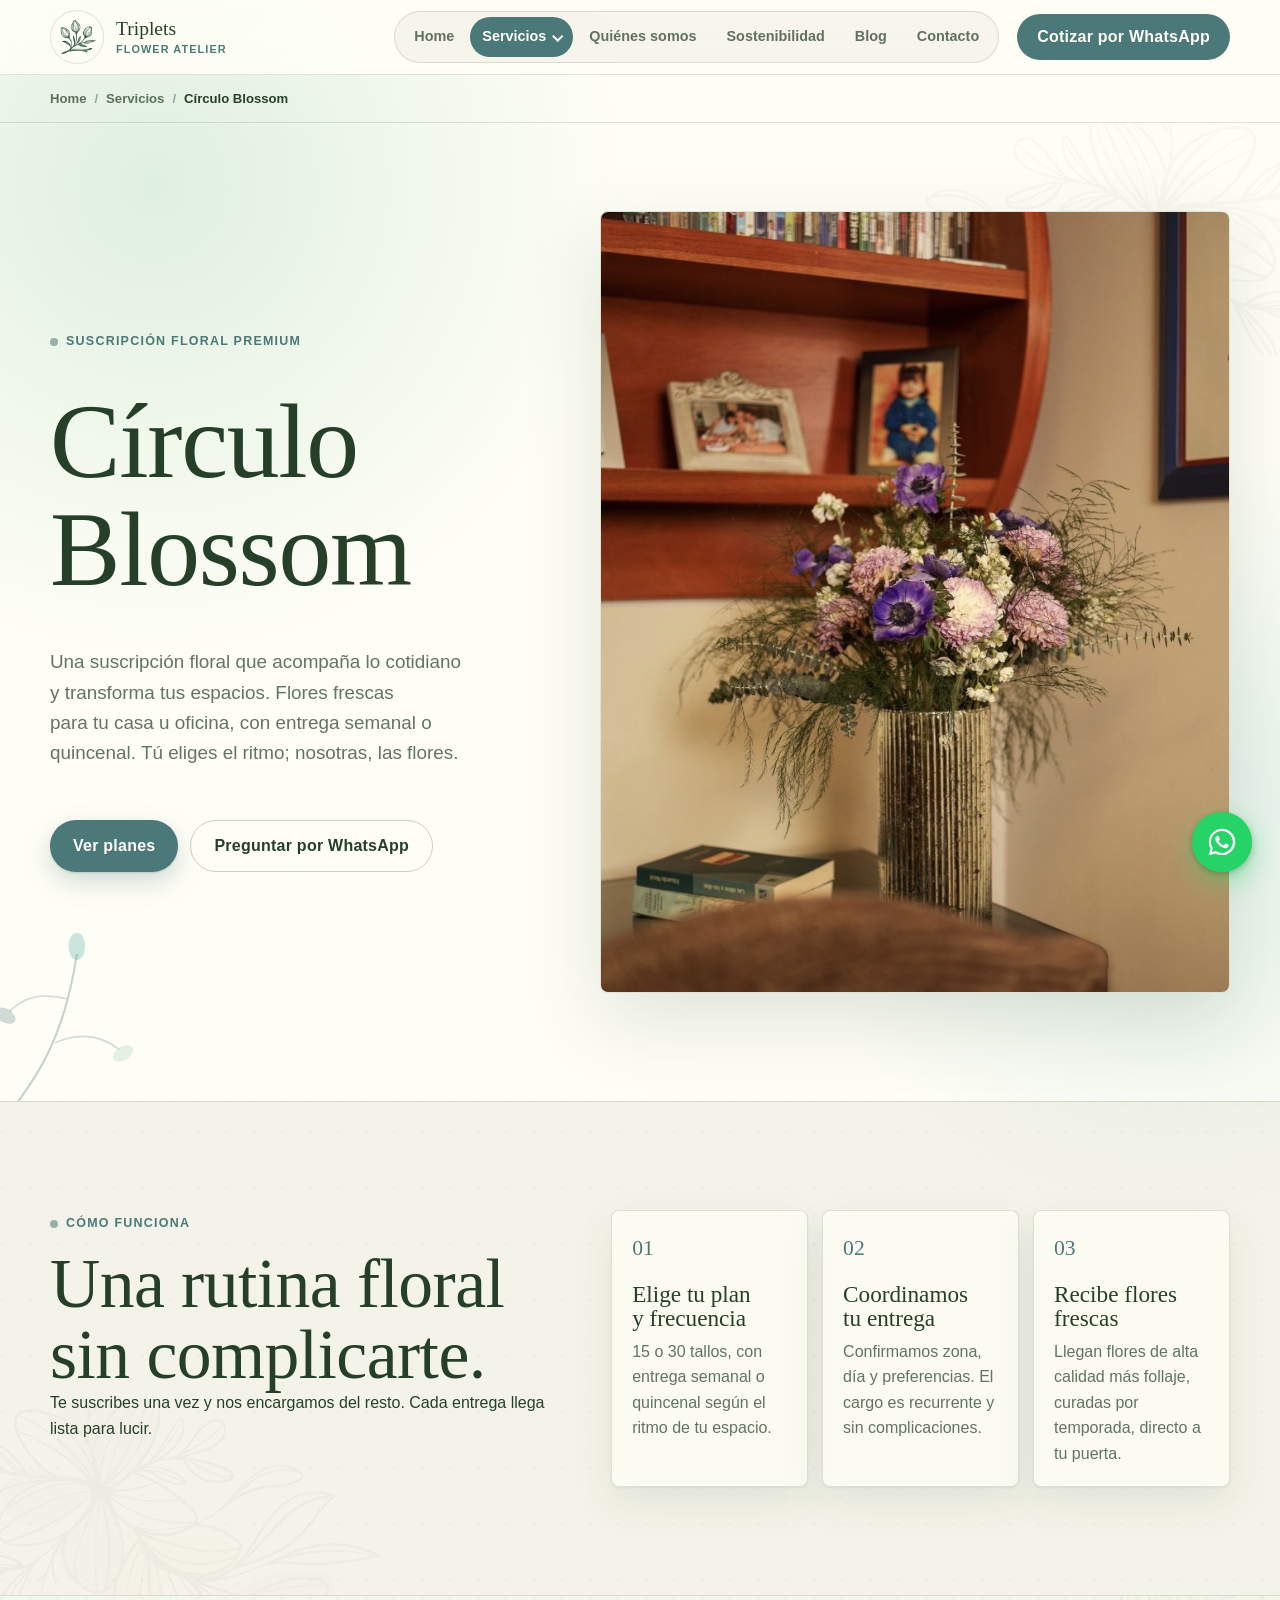
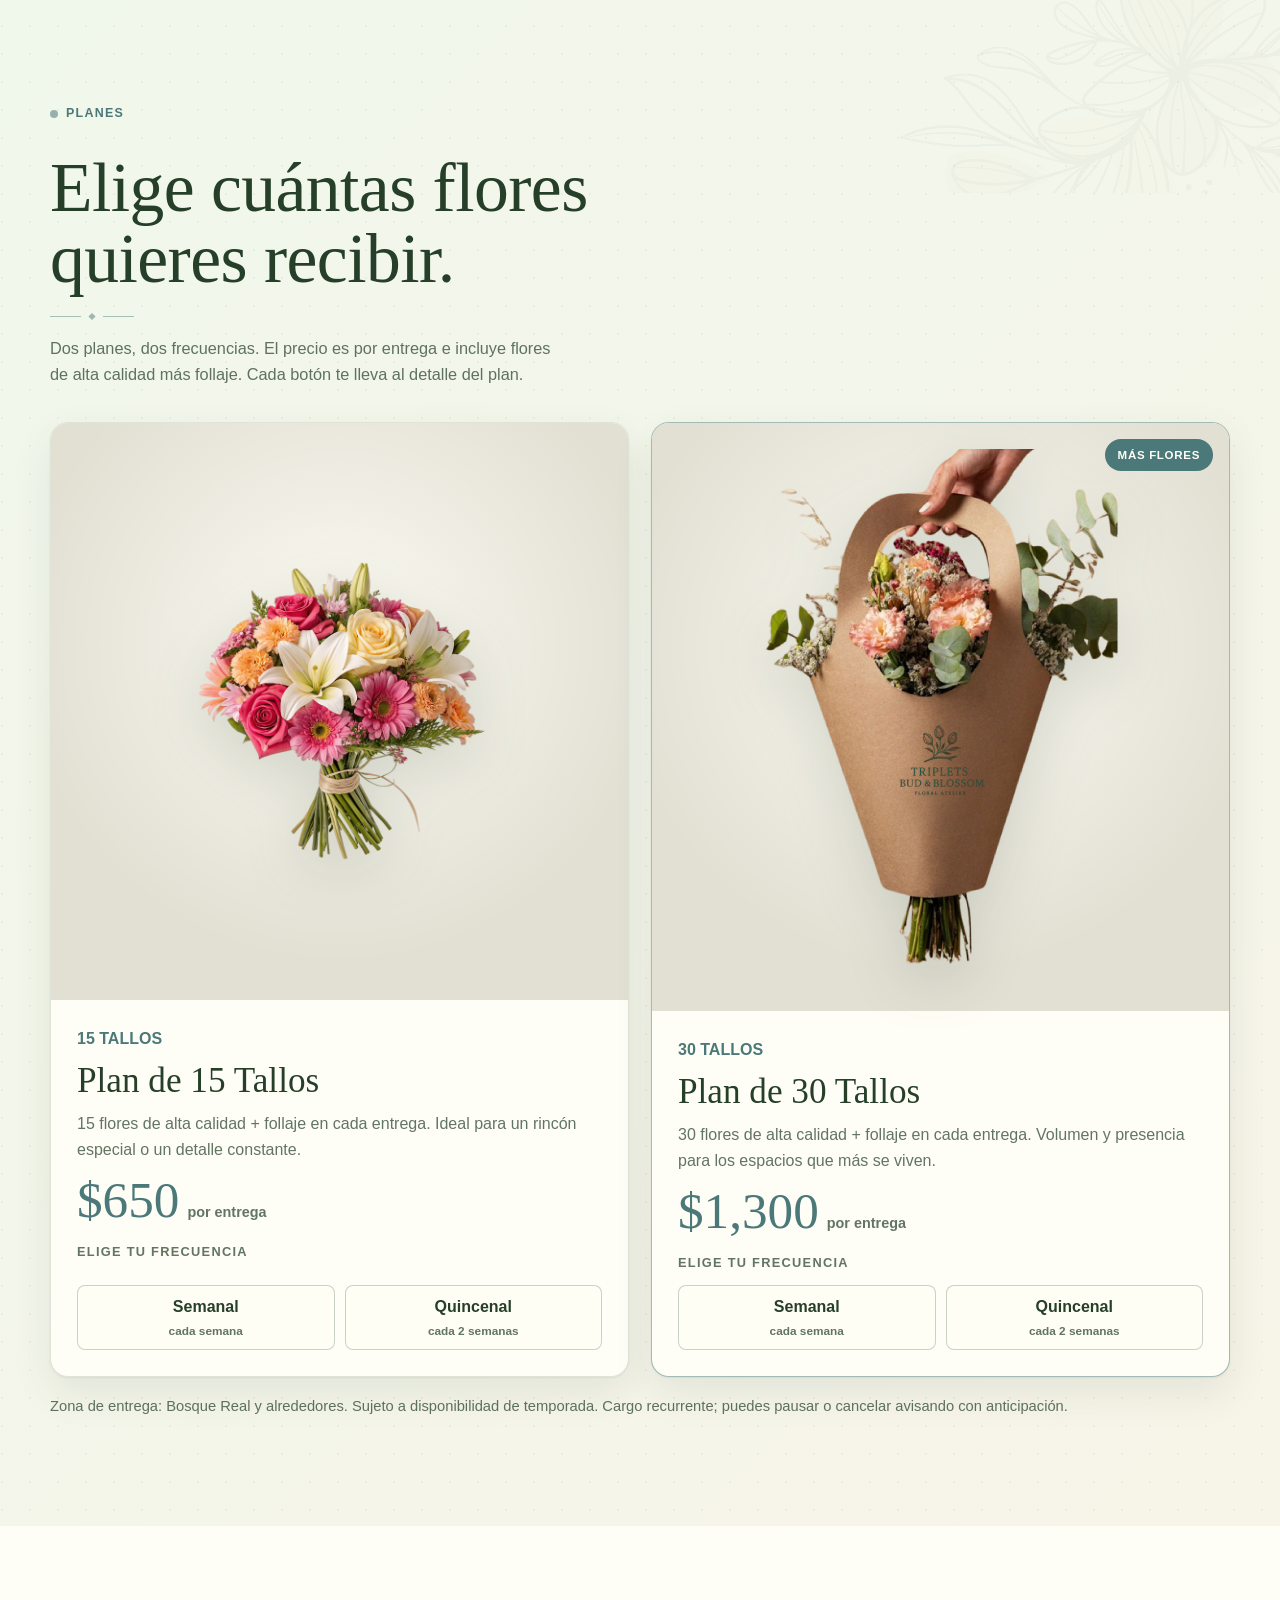
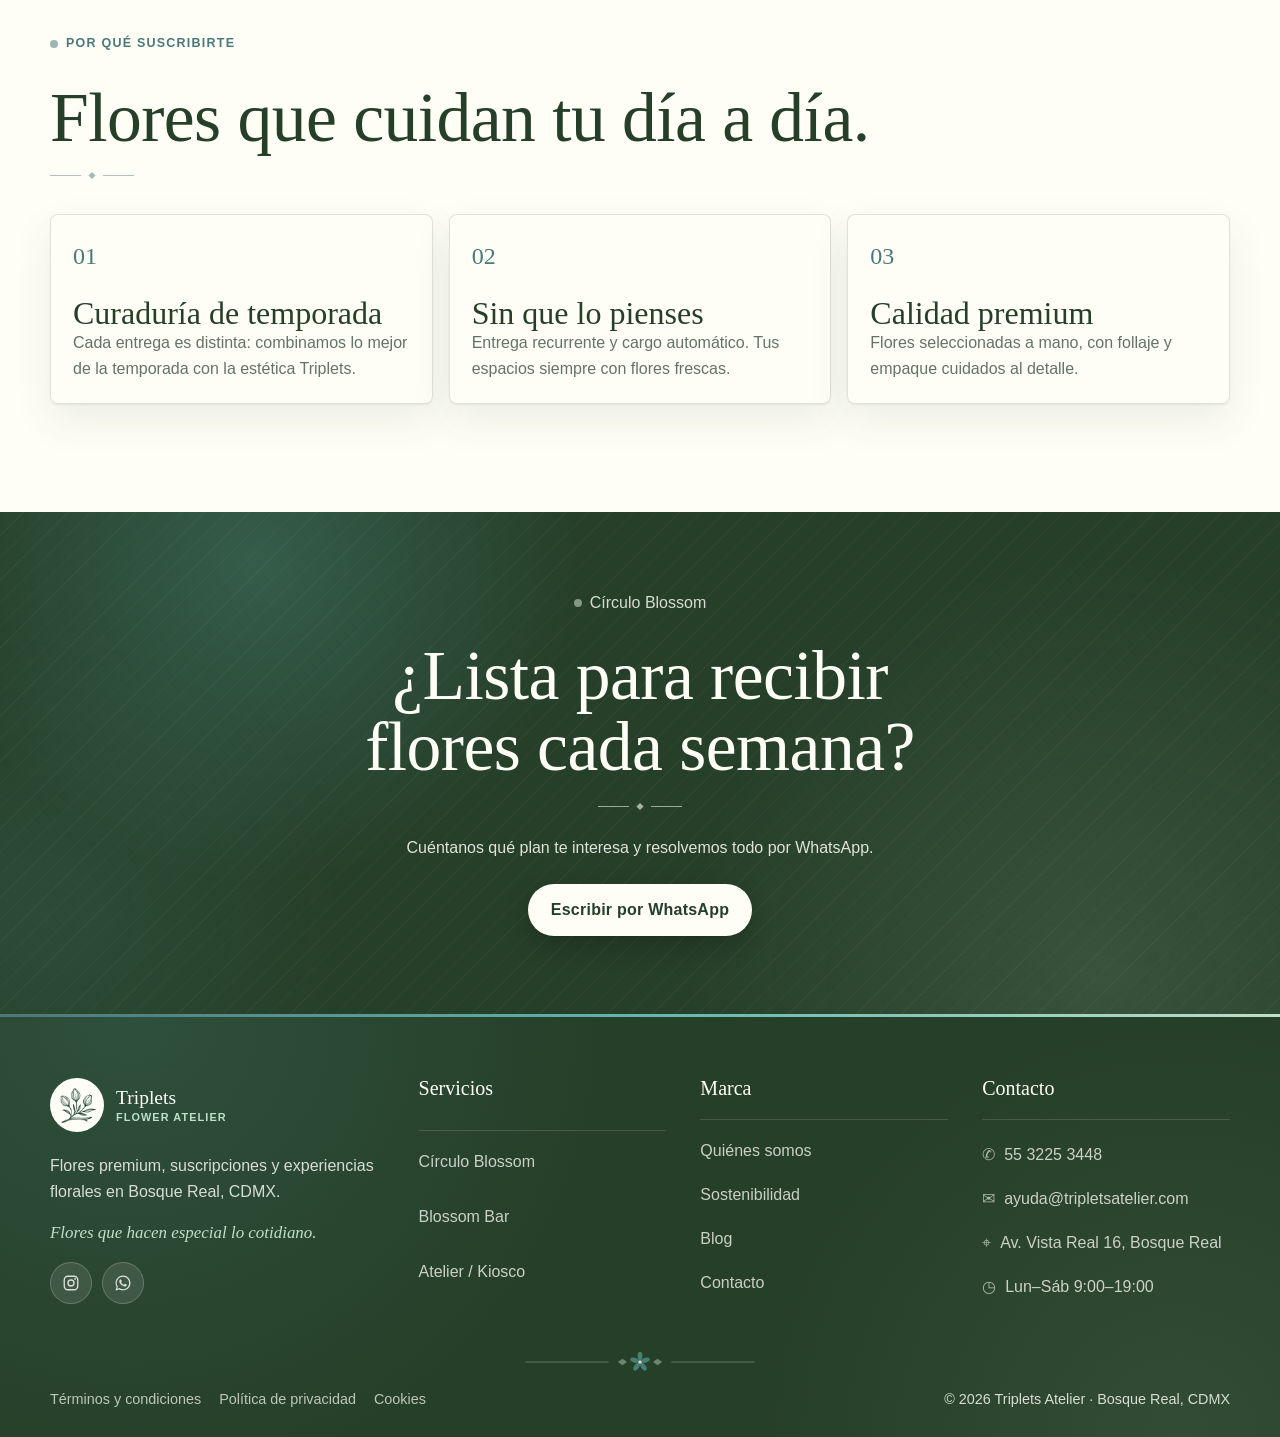
<file: circulo-blossom.html>
<!DOCTYPE html>
<html lang="es-MX">
<head>
  <meta charset="UTF-8" />
  <meta name="viewport" content="width=device-width, initial-scale=1.0" />
  <meta name="description" content="Círculo Blossom — suscripción floral de Triplets Atelier. Planes de 15 y 30 tallos con entrega semanal o quincenal en Bosque Real." />
  <title>Círculo Blossom | Suscripción floral · Triplets Atelier</title>

  <link rel="canonical" href="https://www.tripletsatelier.com/circulo-blossom.html" />
  <meta property="og:title" content="Círculo Blossom | Suscripción floral · Triplets Atelier" />
  <meta property="og:description" content="Círculo Blossom — suscripción floral de Triplets Atelier. Planes de 15 y 30 tallos con entrega semanal o quincenal en Bosque Real." />
  <meta property="og:image" content="https://www.tripletsatelier.com/images/og-triplets.jpg" />
  <meta property="og:image:width" content="1200" />
  <meta property="og:image:height" content="630" />
  <meta property="og:image:alt" content="Triplets Atelier — Flores que hacen especial lo cotidiano." />
  <meta property="og:site_name" content="Triplets Atelier" />
  <meta property="og:locale" content="es_MX" />
  <meta property="og:url" content="https://www.tripletsatelier.com/circulo-blossom.html" />
  <meta property="og:type" content="website" />
  <meta name="twitter:card" content="summary_large_image" />

  <meta name="theme-color" content="#fffef6" />
  <link rel="icon" href="images/cropped-icon.png" />
  <link rel="apple-touch-icon" href="images/cropped-icon.png" />
  <link rel="stylesheet" href="css/styles.css" />
  <link rel="stylesheet" href="css/styles-v2-premium.css" />
</head>
<body>
  <a class="skip-link" href="#main">Saltar al contenido</a>

  <header class="site-header" data-header>
    <nav class="navbar container" aria-label="Navegación principal">
      <a href="./index.html" class="brand" aria-label="Inicio · Triplets Atelier">
        <span class="brand-logo-wrap">
          <img src="images/cropped-icon.png" alt="" class="brand-logo" width="512" height="512" />
        </span>
        <span class="brand-copy">
          <strong>Triplets</strong>
          <span>Flower Atelier</span>
        </span>
      </a>

      <button class="menu-toggle" id="menuToggle" type="button" aria-label="Abrir menú" aria-expanded="false" aria-controls="navPanel">
        <span></span>
        <span></span>
      </button>

      <div class="nav-panel" id="navPanel">
        <ul class="nav-links">
          <li><a href="./index.html">Home</a></li>
          <li class="has-dropdown is-active">
            <button class="nav-dropdown-toggle" type="button" aria-expanded="false" aria-haspopup="true">Servicios</button>
            <ul class="dropdown-menu">
              <li><a class="active" aria-current="page" href="./circulo-blossom.html">Círculo Blossom</a></li>
              <li><a href="./blossom-bar.html">Blossom Bar</a></li>
              <li><a href="./atelier-kiosco.html">Atelier / Kiosco</a></li>
            </ul>
          </li>
          <li><a href="./quienes-somos.html">Quiénes somos</a></li>
          <li><a href="./sostenibilidad.html">Sostenibilidad</a></li>
          <li><a href="./blog.html">Blog</a></li>
          <li><a href="./contacto.html">Contacto</a></li>
        </ul>

        <a class="nav-cta" href="https://wa.me/525532253448?text=Hola%20Triplets%2C%20quiero%20suscribirme%20al%20C%C3%ADrculo%20Blossom" target="_blank" rel="noopener">
          Cotizar por WhatsApp
        </a>
      </div>
    </nav>
  </header>

  <nav class="breadcrumb" aria-label="Ruta de navegación">
    <div class="container">
      <ol>
        <li><a href="./index.html">Home</a></li>
        <li><a href="./index.html#servicios">Servicios</a></li>
        <li aria-current="page">Círculo Blossom</li>
      </ol>
    </div>
  </nav>

  <main class="service-page" id="main">
    <section class="page-hero" aria-labelledby="service-title">
      <svg class="orn-hero" viewBox="0 0 200 200" fill="none" xmlns="http://www.w3.org/2000/svg" aria-hidden="true" role="presentation" focusable="false">
        <path d="M26 192C60 150 84 112 96 34" stroke="#4b7878" stroke-opacity="0.32" stroke-width="2" stroke-linecap="round"/>
        <path d="M75 118C98 108 118 110 136 124" stroke="#4b7878" stroke-opacity="0.26" stroke-width="1.5" stroke-linecap="round"/>
        <path d="M86 76C62 70 46 74 32 88" stroke="#4b7878" stroke-opacity="0.26" stroke-width="1.5" stroke-linecap="round"/>
        <ellipse cx="96" cy="26" rx="8" ry="13" fill="#61b6b0" fill-opacity="0.34"/>
        <ellipse cx="140" cy="128" rx="6.5" ry="10.5" transform="rotate(58 140 128)" fill="#bde0c7" fill-opacity="0.42"/>
        <ellipse cx="28" cy="92" rx="6.5" ry="10.5" transform="rotate(-58 28 92)" fill="#4b7878" fill-opacity="0.26"/>
      </svg>
      <div class="container page-hero-grid">
        <div class="page-hero-copy reveal">
          <p class="eyebrow section-label">Suscripción floral premium</p>
          <h1 id="service-title">Círculo Blossom</h1>
          <p class="hero-text">
            Una suscripción floral que acompaña lo cotidiano y transforma tus espacios. Flores frescas
            para tu casa u oficina, con entrega semanal o quincenal. Tú eliges el ritmo; nosotras, las flores.
          </p>
          <div class="hero-actions">
            <a class="btn btn-primary" href="#planes">Ver planes</a>
            <a class="btn btn-ghost" href="https://wa.me/525532253448?text=Hola%20Triplets%2C%20quiero%20suscribirme%20al%20C%C3%ADrculo%20Blossom" target="_blank" rel="noopener">
              Preguntar por WhatsApp
            </a>
          </div>
        </div>

        <figure class="hero-media visual-card reveal">
          <img src="images/IMG_3801.jpeg" alt="Arreglo floral premium con anémonas moradas y eucalipto sobre una mesa de casa" fetchpriority="high" decoding="async" width="1125" height="1396" />
        </figure>
      </div>
    </section>

    <section class="section how-it-works" aria-labelledby="steps-title">
      <div class="container process-grid">
        <div class="reveal">
          <p class="eyebrow section-label">Cómo funciona</p>
          <h2 id="steps-title">Una rutina floral sin complicarte.</h2>
          <p>Te suscribes una vez y nos encargamos del resto. Cada entrega llega lista para lucir.</p>
        </div>

        <div class="process-steps reveal-stagger">
          <div class="process-step">
            <span>01</span>
            <h3>Elige tu plan y frecuencia</h3>
            <p>15 o 30 tallos, con entrega semanal o quincenal según el ritmo de tu espacio.</p>
          </div>
          <div class="process-step">
            <span>02</span>
            <h3>Coordinamos tu entrega</h3>
            <p>Confirmamos zona, día y preferencias. El cargo es recurrente y sin complicaciones.</p>
          </div>
          <div class="process-step">
            <span>03</span>
            <h3>Recibe flores frescas</h3>
            <p>Llegan flores de alta calidad más follaje, curadas por temporada, directo a tu puerta.</p>
          </div>
        </div>
      </div>
    </section>

    <section class="section plans-section" id="planes" aria-labelledby="plans-title">
      <div class="container">
        <div class="section-heading reveal">
          <p class="eyebrow section-label">Planes</p>
          <h2 id="plans-title">Elige cuántas flores quieres recibir.</h2>
          <p>Dos planes, dos frecuencias. El precio es por entrega e incluye flores de alta calidad más follaje. Cada botón te lleva al detalle del plan.</p>
        </div>

        <div class="plan-grid reveal-stagger">
          <article class="plan-card">
            <div class="plan-media">
              <img src="images/bouquet.png" alt="Bouquet del plan de 15 tallos de Círculo Blossom" loading="lazy" />
            </div>
            <div class="plan-body">
              <span class="plan-stems">15 tallos</span>
              <h3>Plan de 15 Tallos</h3>
              <p class="plan-desc">15 flores de alta calidad + follaje en cada entrega. Ideal para un rincón especial o un detalle constante.</p>
              <div class="plan-price"><strong>$650</strong><span>por entrega</span></div>
              <p class="plan-freq-label">Elige tu frecuencia</p>
              <div class="plan-freqs">
                <a class="plan-freq" href="./producto.html?plan=15-semanal">
                  <strong>Semanal</strong><small>cada semana</small>
                </a>
                <a class="plan-freq" href="./producto.html?plan=15-quincenal">
                  <strong>Quincenal</strong><small>cada 2 semanas</small>
                </a>
              </div>
            </div>
          </article>

          <article class="plan-card is-featured">
            <span class="plan-badge">Más flores</span>
            <div class="plan-media">
              <img src="images/arreglo2.png" alt="Arreglo del plan de 30 tallos de Círculo Blossom con empaque de marca" loading="lazy" />
            </div>
            <div class="plan-body">
              <span class="plan-stems">30 tallos</span>
              <h3>Plan de 30 Tallos</h3>
              <p class="plan-desc">30 flores de alta calidad + follaje en cada entrega. Volumen y presencia para los espacios que más se viven.</p>
              <div class="plan-price"><strong>$1,300</strong><span>por entrega</span></div>
              <p class="plan-freq-label">Elige tu frecuencia</p>
              <div class="plan-freqs">
                <a class="plan-freq" href="./producto.html?plan=30-semanal">
                  <strong>Semanal</strong><small>cada semana</small>
                </a>
                <a class="plan-freq" href="./producto.html?plan=30-quincenal">
                  <strong>Quincenal</strong><small>cada 2 semanas</small>
                </a>
              </div>
            </div>
          </article>
        </div>

        <p class="fine-print">Zona de entrega: Bosque Real y alrededores. Sujeto a disponibilidad de temporada. Cargo recurrente; puedes pausar o cancelar avisando con anticipación.</p>
      </div>
    </section>

    <section class="section" aria-labelledby="why-title">
      <div class="container">
        <div class="section-heading reveal">
          <p class="eyebrow section-label">Por qué suscribirte</p>
          <h2 id="why-title">Flores que cuidan tu día a día.</h2>
        </div>
        <div class="service-detail-grid reveal-stagger">
          <article class="service-detail-card">
            <span>01</span>
            <h3>Curaduría de temporada</h3>
            <p>Cada entrega es distinta: combinamos lo mejor de la temporada con la estética Triplets.</p>
          </article>
          <article class="service-detail-card">
            <span>02</span>
            <h3>Sin que lo pienses</h3>
            <p>Entrega recurrente y cargo automático. Tus espacios siempre con flores frescas.</p>
          </article>
          <article class="service-detail-card">
            <span>03</span>
            <h3>Calidad premium</h3>
            <p>Flores seleccionadas a mano, con follaje y empaque cuidados al detalle.</p>
          </article>
        </div>
      </div>
    </section>

    <section class="final-cta" aria-labelledby="cta-title">
      <div class="container final-cta-inner reveal">
        <p class="section-label inverse">Círculo Blossom</p>
        <h2 id="cta-title">¿Lista para recibir flores cada semana?</h2>
        <p class="cta-sub">Cuéntanos qué plan te interesa y resolvemos todo por WhatsApp.</p>
        <a class="btn btn-light" href="https://wa.me/525532253448?text=Hola%20Triplets%2C%20quiero%20suscribirme%20al%20C%C3%ADrculo%20Blossom" target="_blank" rel="noopener">
          Escribir por WhatsApp
        </a>
      </div>
    </section>
  </main>

  <footer class="site-footer">
    <div class="container footer-grid">
      <div class="footer-brand">
        <a href="./index.html" class="brand footer-logo" aria-label="Inicio · Triplets Atelier">
          <span class="brand-logo-wrap">
            <img src="images/cropped-icon.png" alt="" class="brand-logo" width="512" height="512" loading="lazy" />
          </span>
          <span class="brand-copy">
            <strong>Triplets</strong>
            <span>Flower Atelier</span>
          </span>
        </a>
        <p>Flores premium, suscripciones y experiencias florales en Bosque Real, CDMX.</p>
        <p class="footer-tagline">Flores que hacen especial lo cotidiano.</p>
        <div class="footer-social">
          <a href="https://www.instagram.com/triplets___flowers/" target="_blank" rel="noopener" aria-label="Instagram de Triplets Atelier">
            <svg viewBox="0 0 24 24" width="18" height="18" aria-hidden="true"><rect x="3" y="3" width="18" height="18" rx="5" fill="none" stroke="currentColor" stroke-width="1.8"/><circle cx="12" cy="12" r="4" fill="none" stroke="currentColor" stroke-width="1.8"/><circle cx="17.4" cy="6.6" r="1.2" fill="currentColor"/></svg>
          </a>
          <a href="https://wa.me/525532253448" target="_blank" rel="noopener" aria-label="WhatsApp de Triplets Atelier">
            <svg viewBox="0 0 24 24" width="18" height="18" fill="currentColor" aria-hidden="true"><path d="M12.04 2C6.58 2 2.13 6.45 2.13 11.91c0 1.75.46 3.45 1.32 4.95L2 22l5.25-1.38c1.45.79 3.08 1.21 4.79 1.21 5.46 0 9.91-4.45 9.91-9.91C21.95 6.45 17.5 2 12.04 2zm0 18.13c-1.52 0-3.01-.41-4.3-1.18l-.31-.18-3.12.82.83-3.04-.2-.31a8.2 8.2 0 0 1-1.26-4.35c0-4.54 3.7-8.23 8.24-8.23 4.54 0 8.23 3.69 8.23 8.23 0 4.54-3.69 8.42-8.31 8.42zm4.52-6.16c-.25-.12-1.47-.72-1.69-.81-.23-.08-.39-.12-.56.13-.16.25-.64.81-.79.97-.14.17-.29.19-.54.06-.25-.12-1.05-.39-2-1.23-.74-.66-1.24-1.47-1.38-1.72-.14-.25-.02-.38.11-.51.11-.11.25-.29.37-.43.12-.14.16-.25.25-.41.08-.17.04-.31-.02-.43-.06-.12-.56-1.35-.77-1.85-.2-.48-.41-.42-.56-.43h-.48c-.17 0-.43.06-.66.31-.23.25-.86.85-.86 2.07 0 1.22.89 2.4 1.01 2.56.12.17 1.75 2.67 4.23 3.74.59.26 1.05.41 1.41.52.59.19 1.13.16 1.56.1.48-.07 1.47-.6 1.68-1.18.21-.58.21-1.07.14-1.18-.06-.11-.22-.17-.47-.29z"/></svg>
          </a>
        </div>
      </div>

      <div class="footer-column">
        <h3>Servicios</h3>
        <a href="./circulo-blossom.html">Círculo Blossom</a>
        <a href="./blossom-bar.html">Blossom Bar</a>
        <a href="./atelier-kiosco.html">Atelier / Kiosco</a>
      </div>

      <div class="footer-column">
        <h3>Marca</h3>
        <a href="./quienes-somos.html">Quiénes somos</a>
        <a href="./sostenibilidad.html">Sostenibilidad</a>
        <a href="./blog.html">Blog</a>
        <a href="./contacto.html">Contacto</a>
      </div>

      <div class="footer-column">
        <h3>Contacto</h3>
        <a class="footer-contact-row" href="https://wa.me/525532253448" target="_blank" rel="noopener"><span class="ic" aria-hidden="true">✆</span> 55 3225 3448</a>
        <a class="footer-contact-row" href="mailto:ayuda@tripletsatelier.com"><span class="ic" aria-hidden="true">✉</span> ayuda@tripletsatelier.com</a>
        <span class="footer-contact-row"><span class="ic" aria-hidden="true">⌖</span> Av. Vista Real 16, Bosque Real</span>
        <span class="footer-contact-row"><span class="ic" aria-hidden="true">◷</span> Lun–Sáb 9:00–19:00</span>
      </div>
    </div>

    <div class="container footer-ornament" aria-hidden="true">
      <svg viewBox="0 0 260 26" fill="none" xmlns="http://www.w3.org/2000/svg" aria-hidden="true" role="presentation" focusable="false">
        <line x1="6" y1="13" x2="96" y2="13" stroke="#bde0c7" stroke-opacity="0.4" stroke-width="1"/>
        <line x1="164" y1="13" x2="254" y2="13" stroke="#bde0c7" stroke-opacity="0.4" stroke-width="1"/>
        <path d="M106 13l5-3.5 5 3.5-5 3.5Z" fill="#bde0c7" fill-opacity="0.45"/>
        <path d="M144 13l5-3.5 5 3.5-5 3.5Z" fill="#bde0c7" fill-opacity="0.45"/>
        <g transform="translate(130 13)">
          <ellipse cx="0" cy="-6.5" rx="2.6" ry="4.6" fill="#61b6b0" fill-opacity="0.55"/>
          <ellipse cx="6.2" cy="-2" rx="2.6" ry="4.6" transform="rotate(72 6.2 -2)" fill="#61b6b0" fill-opacity="0.55"/>
          <ellipse cx="3.8" cy="5.3" rx="2.6" ry="4.6" transform="rotate(144 3.8 5.3)" fill="#61b6b0" fill-opacity="0.55"/>
          <ellipse cx="-3.8" cy="5.3" rx="2.6" ry="4.6" transform="rotate(-144 -3.8 5.3)" fill="#61b6b0" fill-opacity="0.55"/>
          <ellipse cx="-6.2" cy="-2" rx="2.6" ry="4.6" transform="rotate(-72 -6.2 -2)" fill="#61b6b0" fill-opacity="0.55"/>
          <circle cx="0" cy="0" r="2" fill="#fffef6" fill-opacity="0.8"/>
        </g>
      </svg>
    </div>

    <div class="container footer-bottom">
      <div class="footer-legal-links">
        <a href="./terminos.html">Términos y condiciones</a>
        <a href="./privacidad.html">Política de privacidad</a>
        <a href="./cookies.html">Cookies</a>
      </div>
      <p>© <span data-year>2026</span> Triplets Atelier · Bosque Real, CDMX</p>
    </div>
  </footer>

  <a class="wa-fab" href="https://wa.me/525532253448?text=Hola%20Triplets%2C%20quiero%20m%C3%A1s%20informaci%C3%B3n" target="_blank" rel="noopener" aria-label="Escríbenos por WhatsApp">
    <svg viewBox="0 0 24 24" width="32" height="32" fill="currentColor" aria-hidden="true"><path d="M12.04 2C6.58 2 2.13 6.45 2.13 11.91c0 1.75.46 3.45 1.32 4.95L2 22l5.25-1.38c1.45.79 3.08 1.21 4.79 1.21 5.46 0 9.91-4.45 9.91-9.91C21.95 6.45 17.5 2 12.04 2zm0 18.13c-1.52 0-3.01-.41-4.3-1.18l-.31-.18-3.12.82.83-3.04-.2-.31a8.2 8.2 0 0 1-1.26-4.35c0-4.54 3.7-8.23 8.24-8.23 4.54 0 8.23 3.69 8.23 8.23 0 4.54-3.69 8.42-8.31 8.42zm4.52-6.16c-.25-.12-1.47-.72-1.69-.81-.23-.08-.39-.12-.56.13-.16.25-.64.81-.79.97-.14.17-.29.19-.54.06-.25-.12-1.05-.39-2-1.23-.74-.66-1.24-1.47-1.38-1.72-.14-.25-.02-.38.11-.51.11-.11.25-.29.37-.43.12-.14.16-.25.25-.41.08-.17.04-.31-.02-.43-.06-.12-.56-1.35-.77-1.85-.2-.48-.41-.42-.56-.43h-.48c-.17 0-.43.06-.66.31-.23.25-.86.85-.86 2.07 0 1.22.89 2.4 1.01 2.56.12.17 1.75 2.67 4.23 3.74.59.26 1.05.41 1.41.52.59.19 1.13.16 1.56.1.48-.07 1.47-.6 1.68-1.18.21-.58.21-1.07.14-1.18-.06-.11-.22-.17-.47-.29z"/></svg>
  </a>

  <script src="js/main.js"></script>
</body>
</html>
</file>
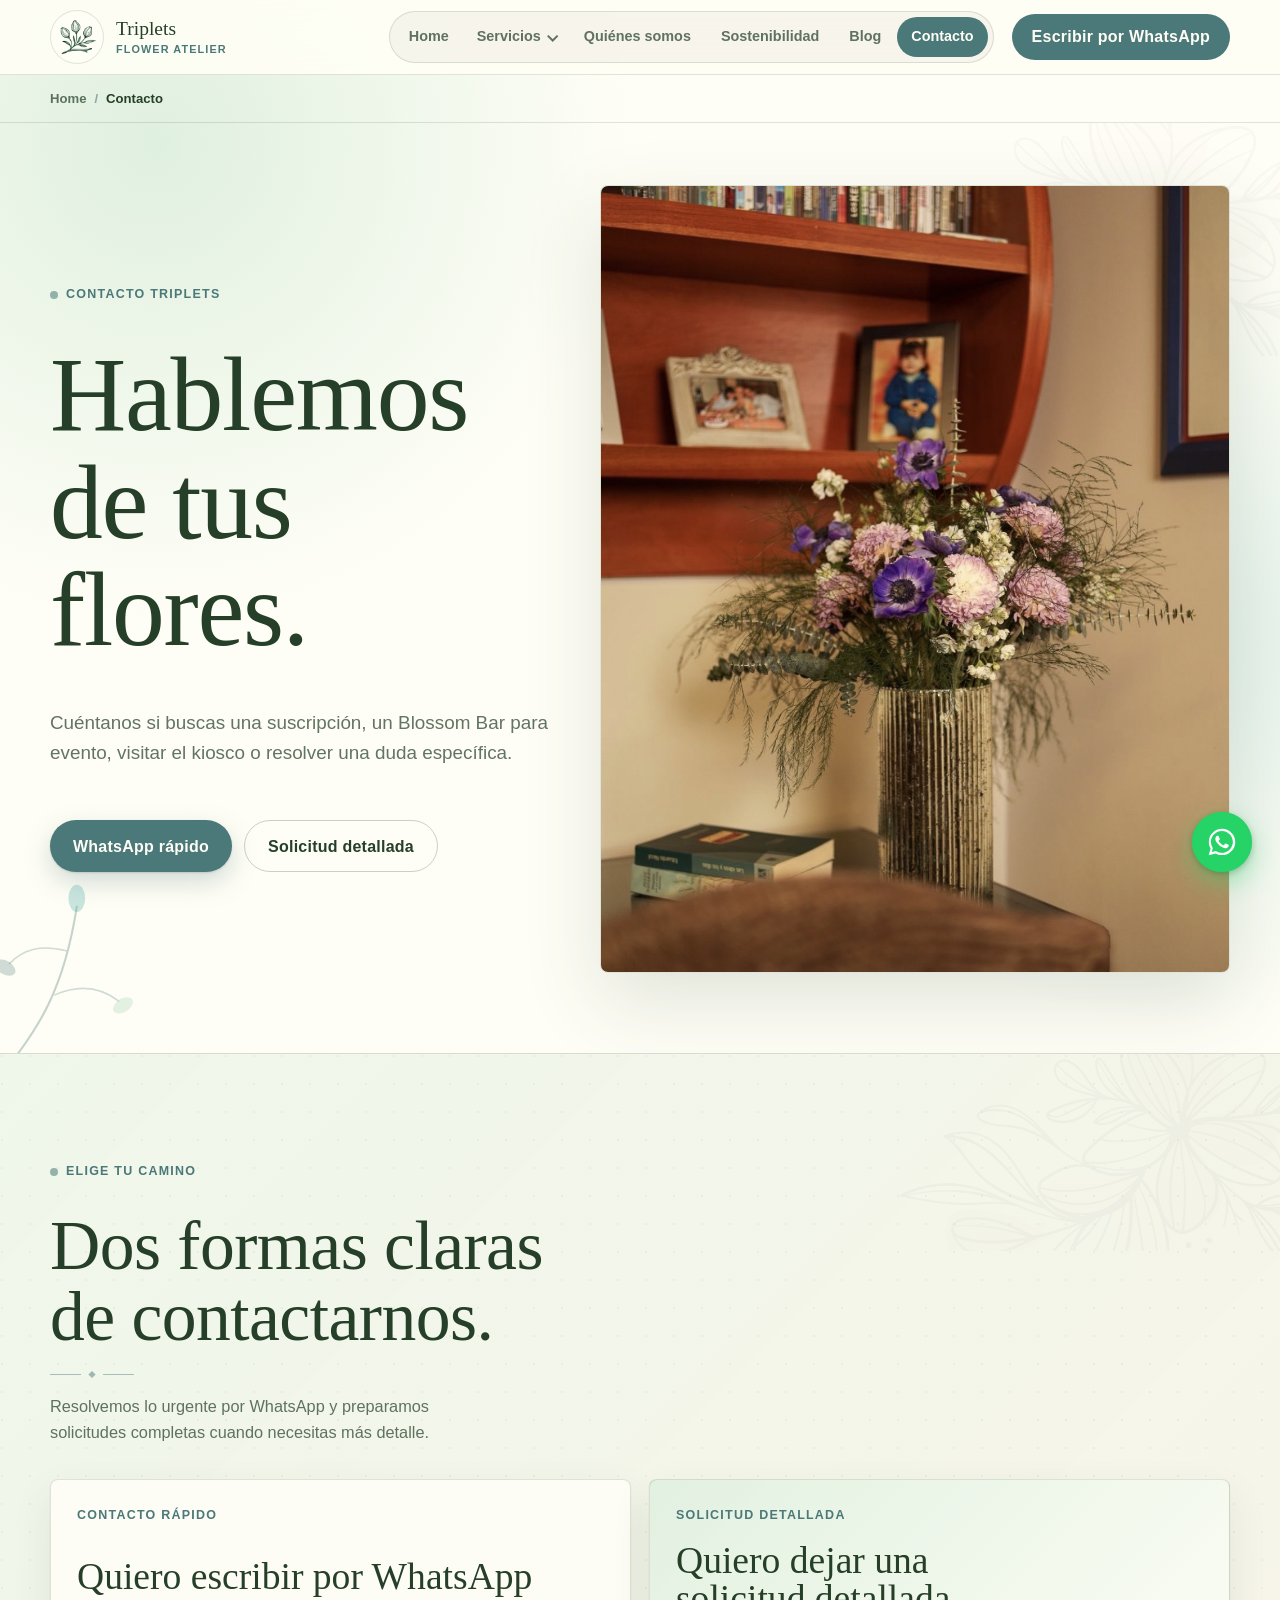
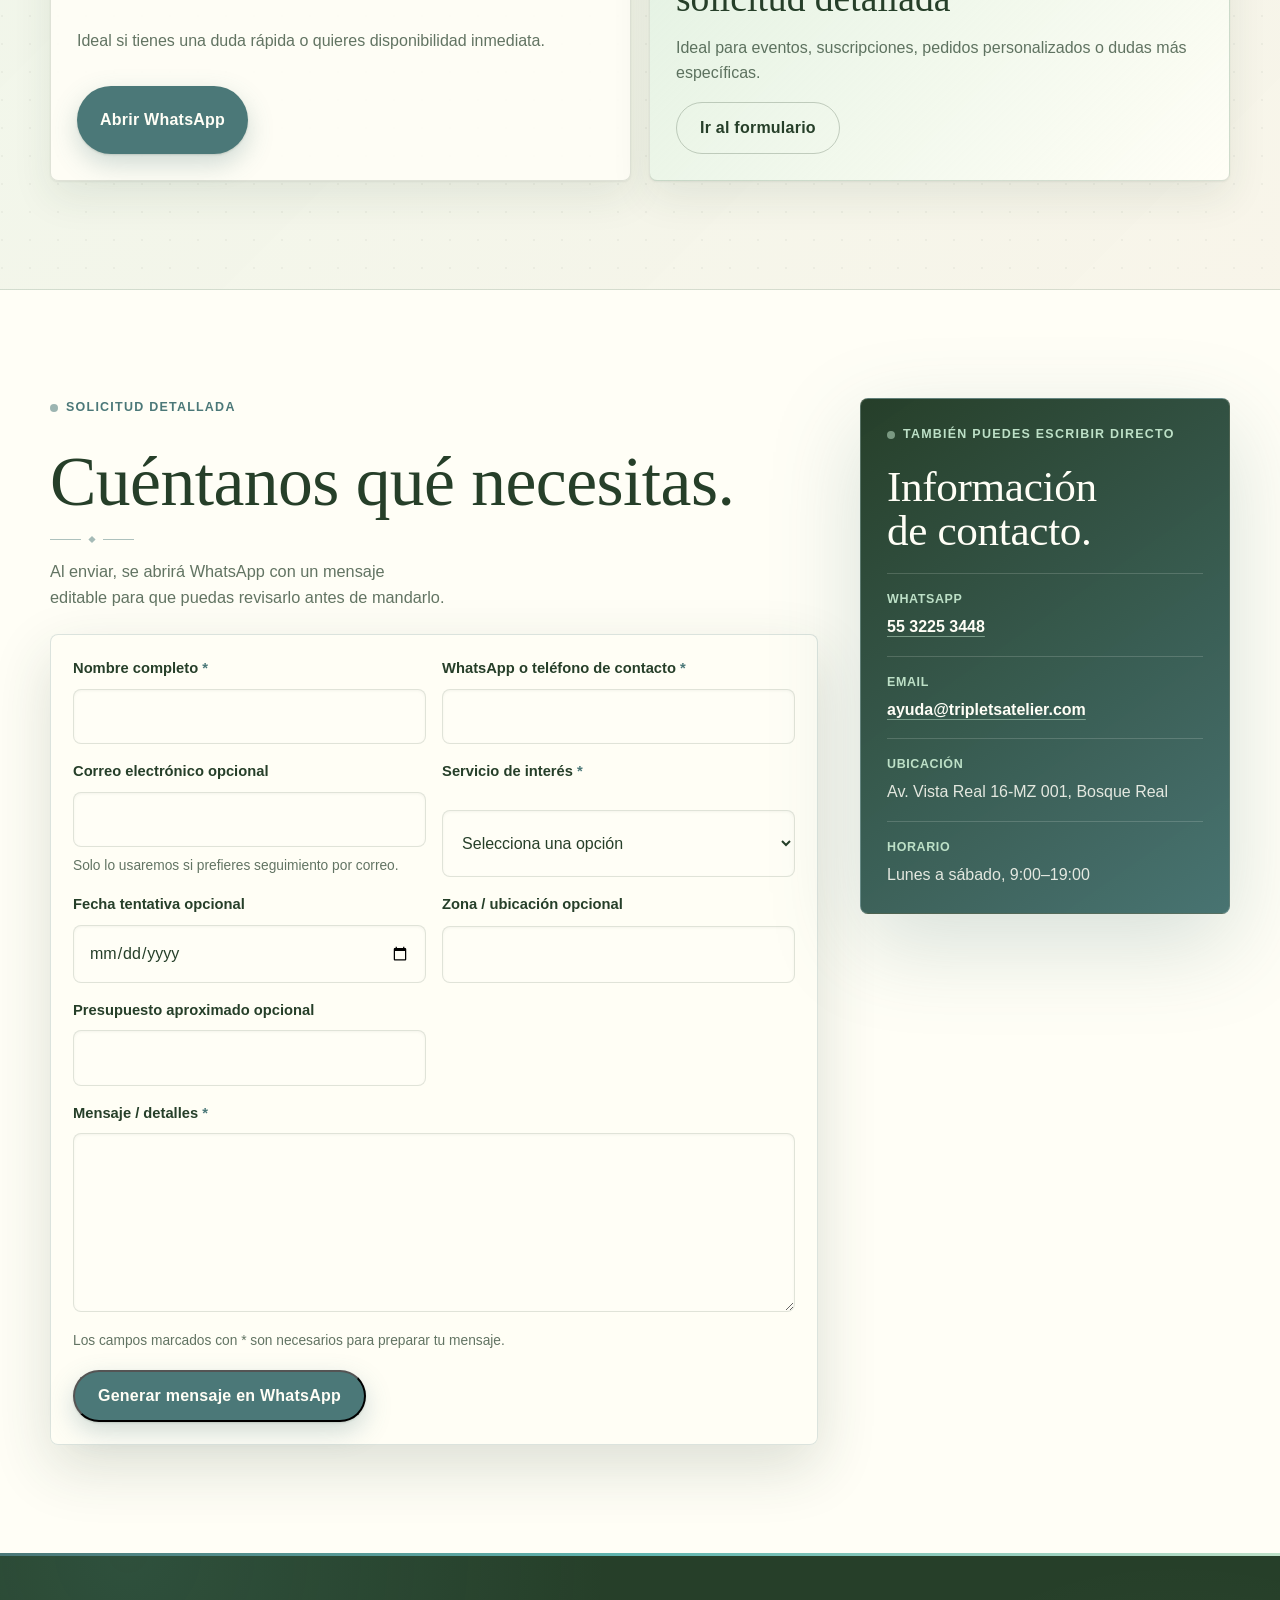
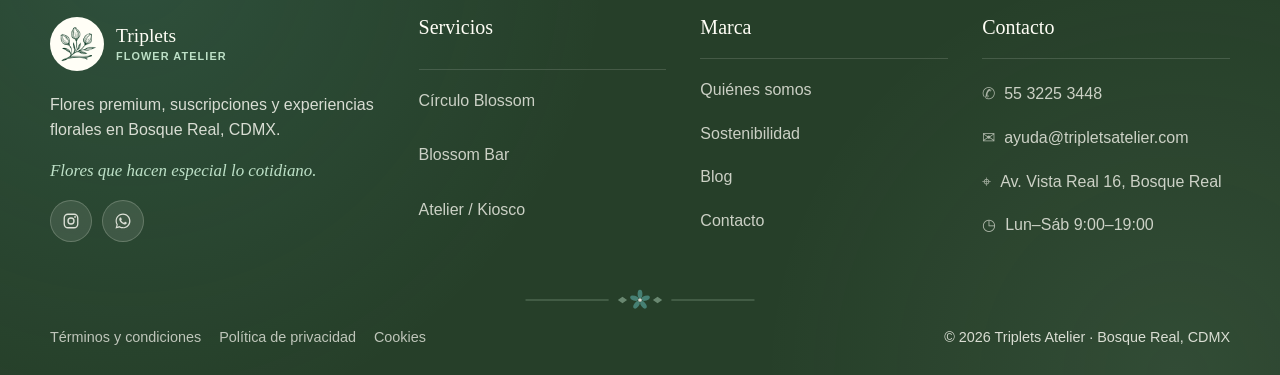
<file: contacto.html>
<!DOCTYPE html>
<html lang="es-MX">
<head>
  <meta charset="UTF-8" />
  <meta name="viewport" content="width=device-width, initial-scale=1.0" />
  <meta name="description" content="Contacto de Triplets Atelier. Escríbenos por WhatsApp o deja una solicitud detallada para suscripciones, Blossom Bar, Atelier, kiosco y pedidos personalizados." />
  <title>Contacto | Triplets Atelier</title>

  <link rel="canonical" href="https://www.tripletsatelier.com/contacto.html" />
  <meta property="og:title" content="Contacto | Triplets Atelier" />
  <meta property="og:description" content="Contacto de Triplets Atelier. Escríbenos por WhatsApp o deja una solicitud detallada para suscripciones, Blossom Bar, Atelier, kiosco y pedidos personalizados." />
  <meta property="og:image" content="https://www.tripletsatelier.com/images/og-triplets.jpg" />
  <meta property="og:image:width" content="1200" />
  <meta property="og:image:height" content="630" />
  <meta property="og:image:alt" content="Triplets Atelier — Flores que hacen especial lo cotidiano." />
  <meta property="og:site_name" content="Triplets Atelier" />
  <meta property="og:locale" content="es_MX" />
  <meta property="og:url" content="https://www.tripletsatelier.com/contacto.html" />
  <meta property="og:type" content="website" />
  <meta name="twitter:card" content="summary_large_image" />

  <meta name="theme-color" content="#fffef6" />
  <link rel="icon" href="images/cropped-icon.png" />
  <link rel="apple-touch-icon" href="images/cropped-icon.png" />
  <link rel="stylesheet" href="css/styles.css" />
  <link rel="stylesheet" href="css/styles-v2-premium.css" />
</head>
<body>
  <a class="skip-link" href="#main">Saltar al contenido</a>

  <header class="site-header" data-header>
    <nav class="navbar container" aria-label="Navegación principal">
      <a href="./index.html" class="brand" aria-label="Inicio · Triplets Atelier">
        <span class="brand-logo-wrap">
          <img src="images/cropped-icon.png" alt="" class="brand-logo" width="512" height="512" />
        </span>
        <span class="brand-copy">
          <strong>Triplets</strong>
          <span>Flower Atelier</span>
        </span>
      </a>

      <button class="menu-toggle" id="menuToggle" type="button" aria-label="Abrir menú" aria-expanded="false" aria-controls="navPanel">
        <span></span>
        <span></span>
      </button>

      <div class="nav-panel" id="navPanel">
        <ul class="nav-links">
          <li><a href="./index.html">Home</a></li>
          <li class="has-dropdown">
            <button class="nav-dropdown-toggle" type="button" aria-expanded="false" aria-haspopup="true">Servicios</button>
            <ul class="dropdown-menu">
              <li><a href="./circulo-blossom.html">Círculo Blossom</a></li>
              <li><a href="./blossom-bar.html">Blossom Bar</a></li>
              <li><a href="./atelier-kiosco.html">Atelier / Kiosco</a></li>
            </ul>
          </li>
          <li><a href="./quienes-somos.html">Quiénes somos</a></li>
          <li><a href="./sostenibilidad.html">Sostenibilidad</a></li>
          <li><a href="./blog.html">Blog</a></li>
          <li><a class="active" aria-current="page" href="./contacto.html">Contacto</a></li>
        </ul>

        <a class="nav-cta" href="https://wa.me/525532253448?text=Hola%20Triplets%2C%20tengo%20una%20duda" target="_blank" rel="noopener">
          Escribir por WhatsApp
        </a>
      </div>
    </nav>
  </header>

  <nav class="breadcrumb" aria-label="Ruta de navegación">
    <div class="container">
      <ol>
        <li><a href="./index.html">Home</a></li>
        <li aria-current="page">Contacto</li>
      </ol>
    </div>
  </nav>

  <main class="contact-page" id="main">
    <section class="page-hero contact-hero" aria-labelledby="contact-title">
      <svg class="orn-hero" viewBox="0 0 200 200" fill="none" xmlns="http://www.w3.org/2000/svg" aria-hidden="true" role="presentation" focusable="false">
        <path d="M26 192C60 150 84 112 96 34" stroke="#4b7878" stroke-opacity="0.32" stroke-width="2" stroke-linecap="round"/>
        <path d="M75 118C98 108 118 110 136 124" stroke="#4b7878" stroke-opacity="0.26" stroke-width="1.5" stroke-linecap="round"/>
        <path d="M86 76C62 70 46 74 32 88" stroke="#4b7878" stroke-opacity="0.26" stroke-width="1.5" stroke-linecap="round"/>
        <ellipse cx="96" cy="26" rx="8" ry="13" fill="#61b6b0" fill-opacity="0.34"/>
        <ellipse cx="140" cy="128" rx="6.5" ry="10.5" transform="rotate(58 140 128)" fill="#bde0c7" fill-opacity="0.42"/>
        <ellipse cx="28" cy="92" rx="6.5" ry="10.5" transform="rotate(-58 28 92)" fill="#4b7878" fill-opacity="0.26"/>
      </svg>
      <div class="container page-hero-grid">
        <div class="page-hero-copy reveal">
          <p class="eyebrow section-label">Contacto Triplets</p>
          <h1 id="contact-title">Hablemos de tus flores.</h1>
          <p class="hero-text">
            Cuéntanos si buscas una suscripción, un Blossom Bar para evento, visitar el kiosco o resolver una duda específica.
          </p>
          <div class="hero-actions">
            <a class="btn btn-primary" href="https://wa.me/525532253448?text=Hola%20Triplets%2C%20tengo%20una%20duda" target="_blank" rel="noopener">
              WhatsApp rápido
            </a>
            <a class="btn btn-ghost" href="#solicitud">Solicitud detallada</a>
          </div>
        </div>

        <figure class="hero-media visual-card reveal">
          <img src="images/IMG_3801.jpeg" alt="Arreglo floral premium de Triplets con flores de temporada" fetchpriority="high" decoding="async" width="1125" height="1396" />
        </figure>
      </div>
    </section>

    <section class="section contact-options" aria-labelledby="contact-options-title">
      <div class="container">
        <div class="section-heading reveal">
          <p class="eyebrow section-label">Elige tu camino</p>
          <h2 id="contact-options-title">Dos formas claras de contactarnos.</h2>
          <p>Resolvemos lo urgente por WhatsApp y preparamos solicitudes completas cuando necesitas más detalle.</p>
        </div>

        <div class="contact-choice-grid reveal-stagger">
          <article class="contact-choice-card">
            <span class="contact-choice-kicker">Contacto rápido</span>
            <h3>Quiero escribir por WhatsApp</h3>
            <p>Ideal si tienes una duda rápida o quieres disponibilidad inmediata.</p>
            <a class="btn btn-primary" href="https://wa.me/525532253448?text=Hola%20Triplets%2C%20tengo%20una%20duda" target="_blank" rel="noopener">
              Abrir WhatsApp
            </a>
          </article>

          <article class="contact-choice-card contact-choice-card-accent">
            <span class="contact-choice-kicker">Solicitud detallada</span>
            <h3>Quiero dejar una solicitud detallada</h3>
            <p>Ideal para eventos, suscripciones, pedidos personalizados o dudas más específicas.</p>
            <a class="btn btn-ghost" href="#solicitud">
              Ir al formulario
            </a>
          </article>
        </div>
      </div>
    </section>

    <section class="section contact-form-section" id="solicitud" aria-labelledby="form-title">
      <div class="container contact-form-layout">
        <div class="reveal">
          <div class="section-heading compact-heading">
            <p class="eyebrow section-label">Solicitud detallada</p>
            <h2 id="form-title">Cuéntanos qué necesitas.</h2>
            <p>Al enviar, se abrirá WhatsApp con un mensaje editable para que puedas revisarlo antes de mandarlo.</p>
          </div>

          <form class="contact-form" id="contactForm" novalidate>
            <div class="form-grid">
              <div class="form-field">
                <label for="nombre">Nombre completo <span aria-hidden="true">*</span></label>
                <input id="nombre" name="nombre" type="text" autocomplete="name" required aria-required="true" aria-describedby="nombre-error" />
                <p class="form-error" id="nombre-error" data-error-for="nombre" aria-live="polite" hidden></p>
              </div>

              <div class="form-field">
                <label for="telefono">WhatsApp o teléfono de contacto <span aria-hidden="true">*</span></label>
                <input id="telefono" name="telefono" type="tel" autocomplete="tel" required aria-required="true" aria-describedby="telefono-error" />
                <p class="form-error" id="telefono-error" data-error-for="telefono" aria-live="polite" hidden></p>
              </div>

              <div class="form-field">
                <label for="correo">Correo electrónico opcional</label>
                <input id="correo" name="correo" type="email" autocomplete="email" aria-describedby="correo-help" />
                <p class="form-help" id="correo-help">Solo lo usaremos si prefieres seguimiento por correo.</p>
              </div>

              <div class="form-field">
                <label for="servicio">Servicio de interés <span aria-hidden="true">*</span></label>
                <select id="servicio" name="servicio" required aria-required="true" aria-describedby="servicio-error">
                  <option value="">Selecciona una opción</option>
                  <option value="Círculo Blossom">Círculo Blossom</option>
                  <option value="Blossom Bar">Blossom Bar</option>
                  <option value="Atelier / Kiosco">Atelier / Kiosco</option>
                  <option value="Pedido personalizado">Pedido personalizado</option>
                  <option value="Otra duda">Otra duda</option>
                </select>
                <p class="form-error" id="servicio-error" data-error-for="servicio" aria-live="polite" hidden></p>
              </div>

              <div class="form-field">
                <label for="fecha">Fecha tentativa opcional</label>
                <input id="fecha" name="fecha" type="date" />
              </div>

              <div class="form-field">
                <label for="zona">Zona / ubicación opcional</label>
                <input id="zona" name="zona" type="text" autocomplete="street-address" />
              </div>

              <div class="form-field">
                <label for="presupuesto">Presupuesto aproximado opcional</label>
                <input id="presupuesto" name="presupuesto" type="text" inputmode="text" />
              </div>

              <div class="form-field form-field-wide">
                <label for="mensaje">Mensaje / detalles <span aria-hidden="true">*</span></label>
                <textarea id="mensaje" name="mensaje" rows="6" required aria-required="true" aria-describedby="mensaje-error"></textarea>
                <p class="form-error" id="mensaje-error" data-error-for="mensaje" aria-live="polite" hidden></p>
              </div>
            </div>

            <p class="form-error form-summary" id="contactFormError" role="alert" aria-live="assertive" hidden></p>
            <p class="form-help">Los campos marcados con * son necesarios para preparar tu mensaje.</p>
            <button class="btn btn-primary" type="submit">Generar mensaje en WhatsApp</button>

            <p class="form-fallback" id="contactFallback" role="status" hidden>
              Si WhatsApp no se abrió automáticamente,
              <a id="contactFallbackLink" href="https://wa.me/525532253448" target="_blank" rel="noopener">toca aquí para enviar tu mensaje</a>.
            </p>
          </form>
        </div>

        <aside class="contact-info-card reveal" aria-labelledby="contact-info-title">
          <p class="eyebrow section-label">También puedes escribir directo</p>
          <h2 id="contact-info-title">Información de contacto.</h2>
          <dl class="contact-info-list">
            <div>
              <dt>WhatsApp</dt>
              <dd><a href="https://wa.me/525532253448" target="_blank" rel="noopener">55 3225 3448</a></dd>
            </div>
            <div>
              <dt>Email</dt>
              <dd><a href="mailto:ayuda@tripletsatelier.com">ayuda@tripletsatelier.com</a></dd>
            </div>
            <div>
              <dt>Ubicación</dt>
              <dd>Av. Vista Real 16-MZ 001, Bosque Real</dd>
            </div>
            <div>
              <dt>Horario</dt>
              <dd>Lunes a sábado, 9:00&ndash;19:00</dd>
            </div>
          </dl>
        </aside>
      </div>
    </section>
  </main>

  <footer class="site-footer">
    <div class="container footer-grid">
      <div class="footer-brand">
        <a href="./index.html" class="brand footer-logo" aria-label="Inicio · Triplets Atelier">
          <span class="brand-logo-wrap">
            <img src="images/cropped-icon.png" alt="" class="brand-logo" width="512" height="512" loading="lazy" />
          </span>
          <span class="brand-copy">
            <strong>Triplets</strong>
            <span>Flower Atelier</span>
          </span>
        </a>
        <p>Flores premium, suscripciones y experiencias florales en Bosque Real, CDMX.</p>
        <p class="footer-tagline">Flores que hacen especial lo cotidiano.</p>
        <div class="footer-social">
          <a href="https://www.instagram.com/triplets___flowers/" target="_blank" rel="noopener" aria-label="Instagram de Triplets Atelier">
            <svg viewBox="0 0 24 24" width="18" height="18" aria-hidden="true"><rect x="3" y="3" width="18" height="18" rx="5" fill="none" stroke="currentColor" stroke-width="1.8"/><circle cx="12" cy="12" r="4" fill="none" stroke="currentColor" stroke-width="1.8"/><circle cx="17.4" cy="6.6" r="1.2" fill="currentColor"/></svg>
          </a>
          <a href="https://wa.me/525532253448" target="_blank" rel="noopener" aria-label="WhatsApp de Triplets Atelier">
            <svg viewBox="0 0 24 24" width="18" height="18" fill="currentColor" aria-hidden="true"><path d="M12.04 2C6.58 2 2.13 6.45 2.13 11.91c0 1.75.46 3.45 1.32 4.95L2 22l5.25-1.38c1.45.79 3.08 1.21 4.79 1.21 5.46 0 9.91-4.45 9.91-9.91C21.95 6.45 17.5 2 12.04 2zm0 18.13c-1.52 0-3.01-.41-4.3-1.18l-.31-.18-3.12.82.83-3.04-.2-.31a8.2 8.2 0 0 1-1.26-4.35c0-4.54 3.7-8.23 8.24-8.23 4.54 0 8.23 3.69 8.23 8.23 0 4.54-3.69 8.42-8.31 8.42zm4.52-6.16c-.25-.12-1.47-.72-1.69-.81-.23-.08-.39-.12-.56.13-.16.25-.64.81-.79.97-.14.17-.29.19-.54.06-.25-.12-1.05-.39-2-1.23-.74-.66-1.24-1.47-1.38-1.72-.14-.25-.02-.38.11-.51.11-.11.25-.29.37-.43.12-.14.16-.25.25-.41.08-.17.04-.31-.02-.43-.06-.12-.56-1.35-.77-1.85-.2-.48-.41-.42-.56-.43h-.48c-.17 0-.43.06-.66.31-.23.25-.86.85-.86 2.07 0 1.22.89 2.4 1.01 2.56.12.17 1.75 2.67 4.23 3.74.59.26 1.05.41 1.41.52.59.19 1.13.16 1.56.1.48-.07 1.47-.6 1.68-1.18.21-.58.21-1.07.14-1.18-.06-.11-.22-.17-.47-.29z"/></svg>
          </a>
        </div>
      </div>

      <div class="footer-column">
        <h3>Servicios</h3>
        <a href="./circulo-blossom.html">Círculo Blossom</a>
        <a href="./blossom-bar.html">Blossom Bar</a>
        <a href="./atelier-kiosco.html">Atelier / Kiosco</a>
      </div>

      <div class="footer-column">
        <h3>Marca</h3>
        <a href="./quienes-somos.html">Quiénes somos</a>
        <a href="./sostenibilidad.html">Sostenibilidad</a>
        <a href="./blog.html">Blog</a>
        <a href="./contacto.html">Contacto</a>
      </div>

      <div class="footer-column">
        <h3>Contacto</h3>
        <a class="footer-contact-row" href="https://wa.me/525532253448" target="_blank" rel="noopener"><span class="ic" aria-hidden="true">✆</span> 55 3225 3448</a>
        <a class="footer-contact-row" href="mailto:ayuda@tripletsatelier.com"><span class="ic" aria-hidden="true">✉</span> ayuda@tripletsatelier.com</a>
        <span class="footer-contact-row"><span class="ic" aria-hidden="true">⌖</span> Av. Vista Real 16, Bosque Real</span>
        <span class="footer-contact-row"><span class="ic" aria-hidden="true">◷</span> Lun&ndash;Sáb 9:00&ndash;19:00</span>
      </div>
    </div>

    <div class="container footer-ornament" aria-hidden="true">
      <svg viewBox="0 0 260 26" fill="none" xmlns="http://www.w3.org/2000/svg" aria-hidden="true" role="presentation" focusable="false">
        <line x1="6" y1="13" x2="96" y2="13" stroke="#bde0c7" stroke-opacity="0.4" stroke-width="1"/>
        <line x1="164" y1="13" x2="254" y2="13" stroke="#bde0c7" stroke-opacity="0.4" stroke-width="1"/>
        <path d="M106 13l5-3.5 5 3.5-5 3.5Z" fill="#bde0c7" fill-opacity="0.45"/>
        <path d="M144 13l5-3.5 5 3.5-5 3.5Z" fill="#bde0c7" fill-opacity="0.45"/>
        <g transform="translate(130 13)">
          <ellipse cx="0" cy="-6.5" rx="2.6" ry="4.6" fill="#61b6b0" fill-opacity="0.55"/>
          <ellipse cx="6.2" cy="-2" rx="2.6" ry="4.6" transform="rotate(72 6.2 -2)" fill="#61b6b0" fill-opacity="0.55"/>
          <ellipse cx="3.8" cy="5.3" rx="2.6" ry="4.6" transform="rotate(144 3.8 5.3)" fill="#61b6b0" fill-opacity="0.55"/>
          <ellipse cx="-3.8" cy="5.3" rx="2.6" ry="4.6" transform="rotate(-144 -3.8 5.3)" fill="#61b6b0" fill-opacity="0.55"/>
          <ellipse cx="-6.2" cy="-2" rx="2.6" ry="4.6" transform="rotate(-72 -6.2 -2)" fill="#61b6b0" fill-opacity="0.55"/>
          <circle cx="0" cy="0" r="2" fill="#fffef6" fill-opacity="0.8"/>
        </g>
      </svg>
    </div>

    <div class="container footer-bottom">
      <div class="footer-legal-links">
        <a href="./terminos.html">Términos y condiciones</a>
        <a href="./privacidad.html">Política de privacidad</a>
        <a href="./cookies.html">Cookies</a>
      </div>
      <p>© <span data-year>2026</span> Triplets Atelier · Bosque Real, CDMX</p>
    </div>
  </footer>

  <a class="wa-fab" href="https://wa.me/525532253448?text=Hola%20Triplets%2C%20quiero%20m%C3%A1s%20informaci%C3%B3n" target="_blank" rel="noopener" aria-label="Escríbenos por WhatsApp">
    <svg viewBox="0 0 24 24" width="32" height="32" fill="currentColor" aria-hidden="true"><path d="M12.04 2C6.58 2 2.13 6.45 2.13 11.91c0 1.75.46 3.45 1.32 4.95L2 22l5.25-1.38c1.45.79 3.08 1.21 4.79 1.21 5.46 0 9.91-4.45 9.91-9.91C21.95 6.45 17.5 2 12.04 2zm0 18.13c-1.52 0-3.01-.41-4.3-1.18l-.31-.18-3.12.82.83-3.04-.2-.31a8.2 8.2 0 0 1-1.26-4.35c0-4.54 3.7-8.23 8.24-8.23 4.54 0 8.23 3.69 8.23 8.23 0 4.54-3.69 8.42-8.31 8.42zm4.52-6.16c-.25-.12-1.47-.72-1.69-.81-.23-.08-.39-.12-.56.13-.16.25-.64.81-.79.97-.14.17-.29.19-.54.06-.25-.12-1.05-.39-2-1.23-.74-.66-1.24-1.47-1.38-1.72-.14-.25-.02-.38.11-.51.11-.11.25-.29.37-.43.12-.14.16-.25.25-.41.08-.17.04-.31-.02-.43-.06-.12-.56-1.35-.77-1.85-.2-.48-.41-.42-.56-.43h-.48c-.17 0-.43.06-.66.31-.23.25-.86.85-.86 2.07 0 1.22.89 2.4 1.01 2.56.12.17 1.75 2.67 4.23 3.74.59.26 1.05.41 1.41.52.59.19 1.13.16 1.56.1.48-.07 1.47-.6 1.68-1.18.21-.58.21-1.07.14-1.18-.06-.11-.22-.17-.47-.29z"/></svg>
  </a>

  <script src="js/main.js"></script>
</body>
</html>
</file>
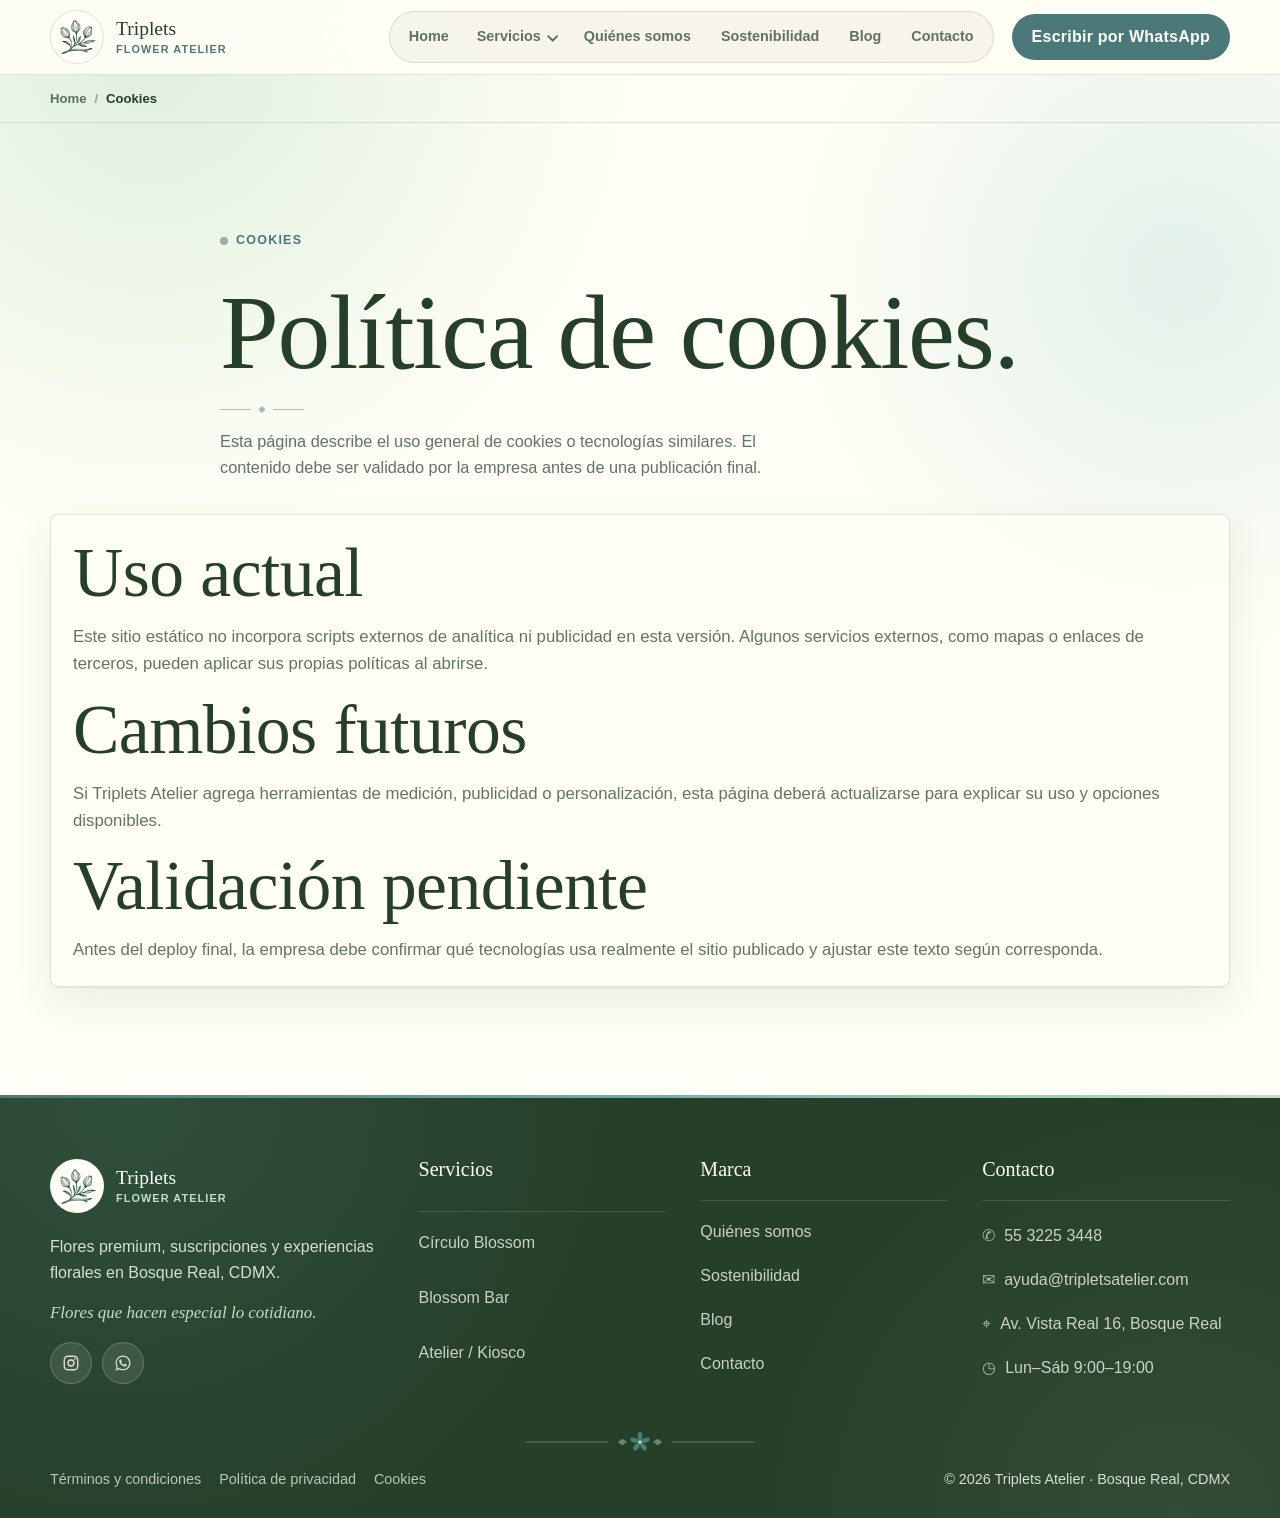
<file: cookies.html>
<!DOCTYPE html>
<html lang="es-MX">
<head>
  <meta charset="UTF-8" />
  <meta name="viewport" content="width=device-width, initial-scale=1.0" />
  <meta name="description" content="Política de cookies de Triplets Atelier. Información general sujeta a validación final por la empresa." />
  <title>Cookies | Triplets Atelier</title>

  <link rel="canonical" href="https://www.tripletsatelier.com/cookies.html" />
  <meta property="og:title" content="Cookies | Triplets Atelier" />
  <meta property="og:description" content="Política de cookies de Triplets Atelier. Información general sujeta a validación final por la empresa." />
  <meta property="og:image" content="https://www.tripletsatelier.com/images/og-triplets.jpg" />
  <meta property="og:image:width" content="1200" />
  <meta property="og:image:height" content="630" />
  <meta property="og:image:alt" content="Triplets Atelier — Flores que hacen especial lo cotidiano." />
  <meta property="og:site_name" content="Triplets Atelier" />
  <meta property="og:locale" content="es_MX" />
  <meta property="og:url" content="https://www.tripletsatelier.com/cookies.html" />
  <meta property="og:type" content="website" />
  <meta name="twitter:card" content="summary_large_image" />

  <meta name="theme-color" content="#fffef6" />
  <link rel="icon" href="images/cropped-icon.png" />
  <link rel="apple-touch-icon" href="images/cropped-icon.png" />
  <link rel="stylesheet" href="css/styles.css" />
  <link rel="stylesheet" href="css/styles-v2-premium.css" />
</head>
<body>
  <a class="skip-link" href="#main">Saltar al contenido</a>

  <header class="site-header" data-header>
    <nav class="navbar container" aria-label="Navegación principal">
      <a href="./index.html" class="brand" aria-label="Inicio · Triplets Atelier">
        <span class="brand-logo-wrap">
          <img src="images/cropped-icon.png" alt="" class="brand-logo" width="512" height="512" />
        </span>
        <span class="brand-copy">
          <strong>Triplets</strong>
          <span>Flower Atelier</span>
        </span>
      </a>

      <button class="menu-toggle" id="menuToggle" type="button" aria-label="Abrir menú" aria-expanded="false" aria-controls="navPanel">
        <span></span>
        <span></span>
      </button>

      <div class="nav-panel" id="navPanel">
        <ul class="nav-links">
          <li><a href="./index.html">Home</a></li>
          <li class="has-dropdown">
            <button class="nav-dropdown-toggle" type="button" aria-expanded="false" aria-haspopup="true">Servicios</button>
            <ul class="dropdown-menu">
              <li><a href="./circulo-blossom.html">Círculo Blossom</a></li>
              <li><a href="./blossom-bar.html">Blossom Bar</a></li>
              <li><a href="./atelier-kiosco.html">Atelier / Kiosco</a></li>
            </ul>
          </li>
          <li><a href="./quienes-somos.html">Quiénes somos</a></li>
          <li><a href="./sostenibilidad.html">Sostenibilidad</a></li>
          <li><a href="./blog.html">Blog</a></li>
          <li><a href="./contacto.html">Contacto</a></li>
        </ul>

        <a class="nav-cta" href="https://wa.me/525532253448?text=Hola%20Triplets%2C%20tengo%20una%20duda" target="_blank" rel="noopener">
          Escribir por WhatsApp
        </a>
      </div>
    </nav>
  </header>

  <nav class="breadcrumb" aria-label="Ruta de navegación">
    <div class="container">
      <ol>
        <li><a href="./index.html">Home</a></li>
        <li aria-current="page">Cookies</li>
      </ol>
    </div>
  </nav>

  <main id="main">
    <section class="section" aria-labelledby="cookies-title">
      <div class="container section-heading reveal">
        <p class="eyebrow section-label">Cookies</p>
        <h1 id="cookies-title">Política de cookies.</h1>
        <p>Esta página describe el uso general de cookies o tecnologías similares. El contenido debe ser validado por la empresa antes de una publicación final.</p>
      </div>
      <div class="container content-panel editorial-panel reveal">
        <h2>Uso actual</h2>
        <p>Este sitio estático no incorpora scripts externos de analítica ni publicidad en esta versión. Algunos servicios externos, como mapas o enlaces de terceros, pueden aplicar sus propias políticas al abrirse.</p>
        <h2>Cambios futuros</h2>
        <p>Si Triplets Atelier agrega herramientas de medición, publicidad o personalización, esta página deberá actualizarse para explicar su uso y opciones disponibles.</p>
        <h2>Validación pendiente</h2>
        <p>Antes del deploy final, la empresa debe confirmar qué tecnologías usa realmente el sitio publicado y ajustar este texto según corresponda.</p>
      </div>
    </section>
  </main>

  <footer class="site-footer">
    <div class="container footer-grid">
      <div class="footer-brand">
        <a href="./index.html" class="brand footer-logo" aria-label="Inicio · Triplets Atelier">
          <span class="brand-logo-wrap">
            <img src="images/cropped-icon.png" alt="" class="brand-logo" width="512" height="512" loading="lazy" />
          </span>
          <span class="brand-copy">
            <strong>Triplets</strong>
            <span>Flower Atelier</span>
          </span>
        </a>
        <p>Flores premium, suscripciones y experiencias florales en Bosque Real, CDMX.</p>
        <p class="footer-tagline">Flores que hacen especial lo cotidiano.</p>
        <div class="footer-social">
          <a href="https://www.instagram.com/triplets___flowers/" target="_blank" rel="noopener" aria-label="Instagram de Triplets Atelier">
            <svg viewBox="0 0 24 24" width="18" height="18" aria-hidden="true"><rect x="3" y="3" width="18" height="18" rx="5" fill="none" stroke="currentColor" stroke-width="1.8"/><circle cx="12" cy="12" r="4" fill="none" stroke="currentColor" stroke-width="1.8"/><circle cx="17.4" cy="6.6" r="1.2" fill="currentColor"/></svg>
          </a>
          <a href="https://wa.me/525532253448" target="_blank" rel="noopener" aria-label="WhatsApp de Triplets Atelier">
            <svg viewBox="0 0 24 24" width="18" height="18" fill="currentColor" aria-hidden="true"><path d="M12.04 2C6.58 2 2.13 6.45 2.13 11.91c0 1.75.46 3.45 1.32 4.95L2 22l5.25-1.38c1.45.79 3.08 1.21 4.79 1.21 5.46 0 9.91-4.45 9.91-9.91C21.95 6.45 17.5 2 12.04 2zm0 18.13c-1.52 0-3.01-.41-4.3-1.18l-.31-.18-3.12.82.83-3.04-.2-.31a8.2 8.2 0 0 1-1.26-4.35c0-4.54 3.7-8.23 8.24-8.23 4.54 0 8.23 3.69 8.23 8.23 0 4.54-3.69 8.42-8.31 8.42zm4.52-6.16c-.25-.12-1.47-.72-1.69-.81-.23-.08-.39-.12-.56.13-.16.25-.64.81-.79.97-.14.17-.29.19-.54.06-.25-.12-1.05-.39-2-1.23-.74-.66-1.24-1.47-1.38-1.72-.14-.25-.02-.38.11-.51.11-.11.25-.29.37-.43.12-.14.16-.25.25-.41.08-.17.04-.31-.02-.43-.06-.12-.56-1.35-.77-1.85-.2-.48-.41-.42-.56-.43h-.48c-.17 0-.43.06-.66.31-.23.25-.86.85-.86 2.07 0 1.22.89 2.4 1.01 2.56.12.17 1.75 2.67 4.23 3.74.59.26 1.05.41 1.41.52.59.19 1.13.16 1.56.1.48-.07 1.47-.6 1.68-1.18.21-.58.21-1.07.14-1.18-.06-.11-.22-.17-.47-.29z"/></svg>
          </a>
        </div>
      </div>

      <div class="footer-column">
        <h3>Servicios</h3>
        <a href="./circulo-blossom.html">Círculo Blossom</a>
        <a href="./blossom-bar.html">Blossom Bar</a>
        <a href="./atelier-kiosco.html">Atelier / Kiosco</a>
      </div>

      <div class="footer-column">
        <h3>Marca</h3>
        <a href="./quienes-somos.html">Quiénes somos</a>
        <a href="./sostenibilidad.html">Sostenibilidad</a>
        <a href="./blog.html">Blog</a>
        <a href="./contacto.html">Contacto</a>
      </div>

      <div class="footer-column">
        <h3>Contacto</h3>
        <a class="footer-contact-row" href="https://wa.me/525532253448" target="_blank" rel="noopener"><span class="ic" aria-hidden="true">✆</span> 55 3225 3448</a>
        <a class="footer-contact-row" href="mailto:ayuda@tripletsatelier.com"><span class="ic" aria-hidden="true">✉</span> ayuda@tripletsatelier.com</a>
        <span class="footer-contact-row"><span class="ic" aria-hidden="true">⌖</span> Av. Vista Real 16, Bosque Real</span>
        <span class="footer-contact-row"><span class="ic" aria-hidden="true">◷</span> Lun&ndash;Sáb 9:00&ndash;19:00</span>
      </div>
    </div>

    <div class="container footer-ornament" aria-hidden="true">
      <svg viewBox="0 0 260 26" fill="none" xmlns="http://www.w3.org/2000/svg" aria-hidden="true" role="presentation" focusable="false">
        <line x1="6" y1="13" x2="96" y2="13" stroke="#bde0c7" stroke-opacity="0.4" stroke-width="1"/>
        <line x1="164" y1="13" x2="254" y2="13" stroke="#bde0c7" stroke-opacity="0.4" stroke-width="1"/>
        <path d="M106 13l5-3.5 5 3.5-5 3.5Z" fill="#bde0c7" fill-opacity="0.45"/>
        <path d="M144 13l5-3.5 5 3.5-5 3.5Z" fill="#bde0c7" fill-opacity="0.45"/>
        <g transform="translate(130 13)">
          <ellipse cx="0" cy="-6.5" rx="2.6" ry="4.6" fill="#61b6b0" fill-opacity="0.55"/>
          <ellipse cx="6.2" cy="-2" rx="2.6" ry="4.6" transform="rotate(72 6.2 -2)" fill="#61b6b0" fill-opacity="0.55"/>
          <ellipse cx="3.8" cy="5.3" rx="2.6" ry="4.6" transform="rotate(144 3.8 5.3)" fill="#61b6b0" fill-opacity="0.55"/>
          <ellipse cx="-3.8" cy="5.3" rx="2.6" ry="4.6" transform="rotate(-144 -3.8 5.3)" fill="#61b6b0" fill-opacity="0.55"/>
          <ellipse cx="-6.2" cy="-2" rx="2.6" ry="4.6" transform="rotate(-72 -6.2 -2)" fill="#61b6b0" fill-opacity="0.55"/>
          <circle cx="0" cy="0" r="2" fill="#fffef6" fill-opacity="0.8"/>
        </g>
      </svg>
    </div>

    <div class="container footer-bottom">
      <div class="footer-legal-links">
        <a href="./terminos.html">Términos y condiciones</a>
        <a href="./privacidad.html">Política de privacidad</a>
        <a href="./cookies.html">Cookies</a>
      </div>
      <p>© <span data-year>2026</span> Triplets Atelier · Bosque Real, CDMX</p>
    </div>
  </footer>

  <script src="js/main.js"></script>
</body>
</html>
</file>
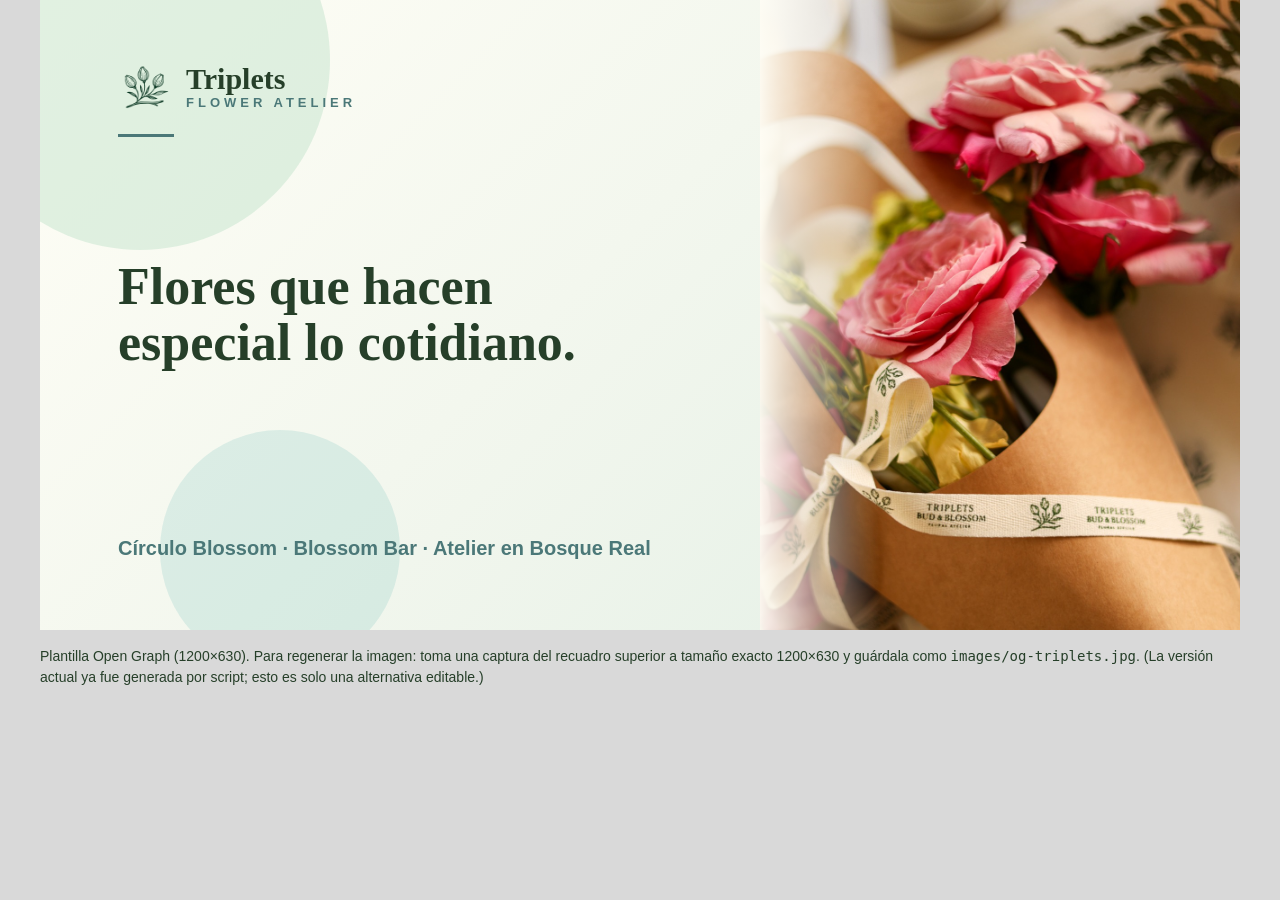
<file: og-preview.html>
<!DOCTYPE html>
<html lang="es-MX">
<head>
  <meta charset="UTF-8" />
  <meta name="viewport" content="width=device-width, initial-scale=1.0" />
  <meta name="robots" content="noindex, nofollow" />
  <title>OG Preview 1200x630 | Triplets Atelier</title>
  <style>
    /* Plantilla de imagen Open Graph. NO es una página pública (noindex).
       El bloque .og mide exactamente 1200x630 para tomar screenshot. */
    body { margin: 0; background: #d9d9d9; font-family: Arial, Helvetica, sans-serif; }
    .hint { max-width: 1200px; margin: 16px auto; color: #263f29; font-size: 14px; line-height: 1.5; }
    .og {
      width: 1200px;
      height: 630px;
      margin: 0 auto;
      position: relative;
      overflow: hidden;
      background: linear-gradient(135deg, #fffef6 0%, #f3f7ee 45%, #e0eee4 100%);
      font-family: Georgia, "Times New Roman", serif;
    }
    .og::before { /* círculo decorativo mint translúcido */
      content: ""; position: absolute; left: -90px; top: -130px;
      width: 380px; height: 380px; border-radius: 50%;
      background: rgba(189, 224, 199, 0.45);
    }
    .og::after {
      content: ""; position: absolute; left: 120px; top: 430px;
      width: 240px; height: 240px; border-radius: 50%;
      background: rgba(97, 182, 176, 0.18);
    }
    .og-photo {
      position: absolute; top: 0; right: 0; width: 480px; height: 630px; overflow: hidden;
    }
    .og-photo img { width: 100%; height: 100%; object-fit: cover; object-position: center 30%; display: block; }
    .og-photo::before { /* mezcla suave hacia el panel */
      content: ""; position: absolute; left: 0; top: 0; bottom: 0; width: 120px;
      background: linear-gradient(90deg, rgba(255,254,246,0.96), rgba(255,254,246,0));
      z-index: 2;
    }
    .og-text {
      position: absolute; left: 78px; top: 0; bottom: 0; width: 580px;
      display: flex; flex-direction: column; justify-content: center; z-index: 3;
    }
    .og-brand { display: flex; align-items: center; gap: 14px; position: absolute; top: 60px; left: 0; }
    .og-brand img { width: 54px; height: 54px; }
    .og-brand .bw { line-height: 1; }
    .og-brand .bw strong { font-size: 30px; color: #263f29; font-weight: 700; display: block; }
    .og-brand .bw span { font-size: 13px; color: #4b7878; font-weight: 800; letter-spacing: 4px; font-family: Arial, sans-serif; }
    .og-accent { position: absolute; top: 134px; left: 0; width: 56px; height: 3px; background: #4b7878; }
    .og-head { font-size: 52px; line-height: 1.08; color: #263f29; margin: 0; max-width: 540px; }
    .og-sec { position: absolute; bottom: 70px; left: 0; font-family: Arial, sans-serif; font-size: 20px; font-weight: 800; color: #4b7878; }
  </style>
</head>
<body>
  <div class="og">
    <div class="og-photo">
      <img src="images/WhatsApp-Image-2026-02-18-at-10.07.24-AM.jpeg" alt="" />
    </div>
    <div class="og-text">
      <div class="og-brand">
        <img src="images/cropped-icon.png" alt="" />
        <span class="bw">
          <strong>Triplets</strong>
          <span>FLOWER ATELIER</span>
        </span>
      </div>
      <span class="og-accent"></span>
      <h1 class="og-head">Flores que hacen especial lo cotidiano.</h1>
      <div class="og-sec">Círculo Blossom · Blossom Bar · Atelier en Bosque Real</div>
    </div>
  </div>

  <p class="hint">
    Plantilla Open Graph (1200×630). Para regenerar la imagen: toma una captura del recuadro superior
    a tamaño exacto 1200×630 y guárdala como <code>images/og-triplets.jpg</code>.
    (La versión actual ya fue generada por script; esto es solo una alternativa editable.)
  </p>
</body>
</html>
</file>
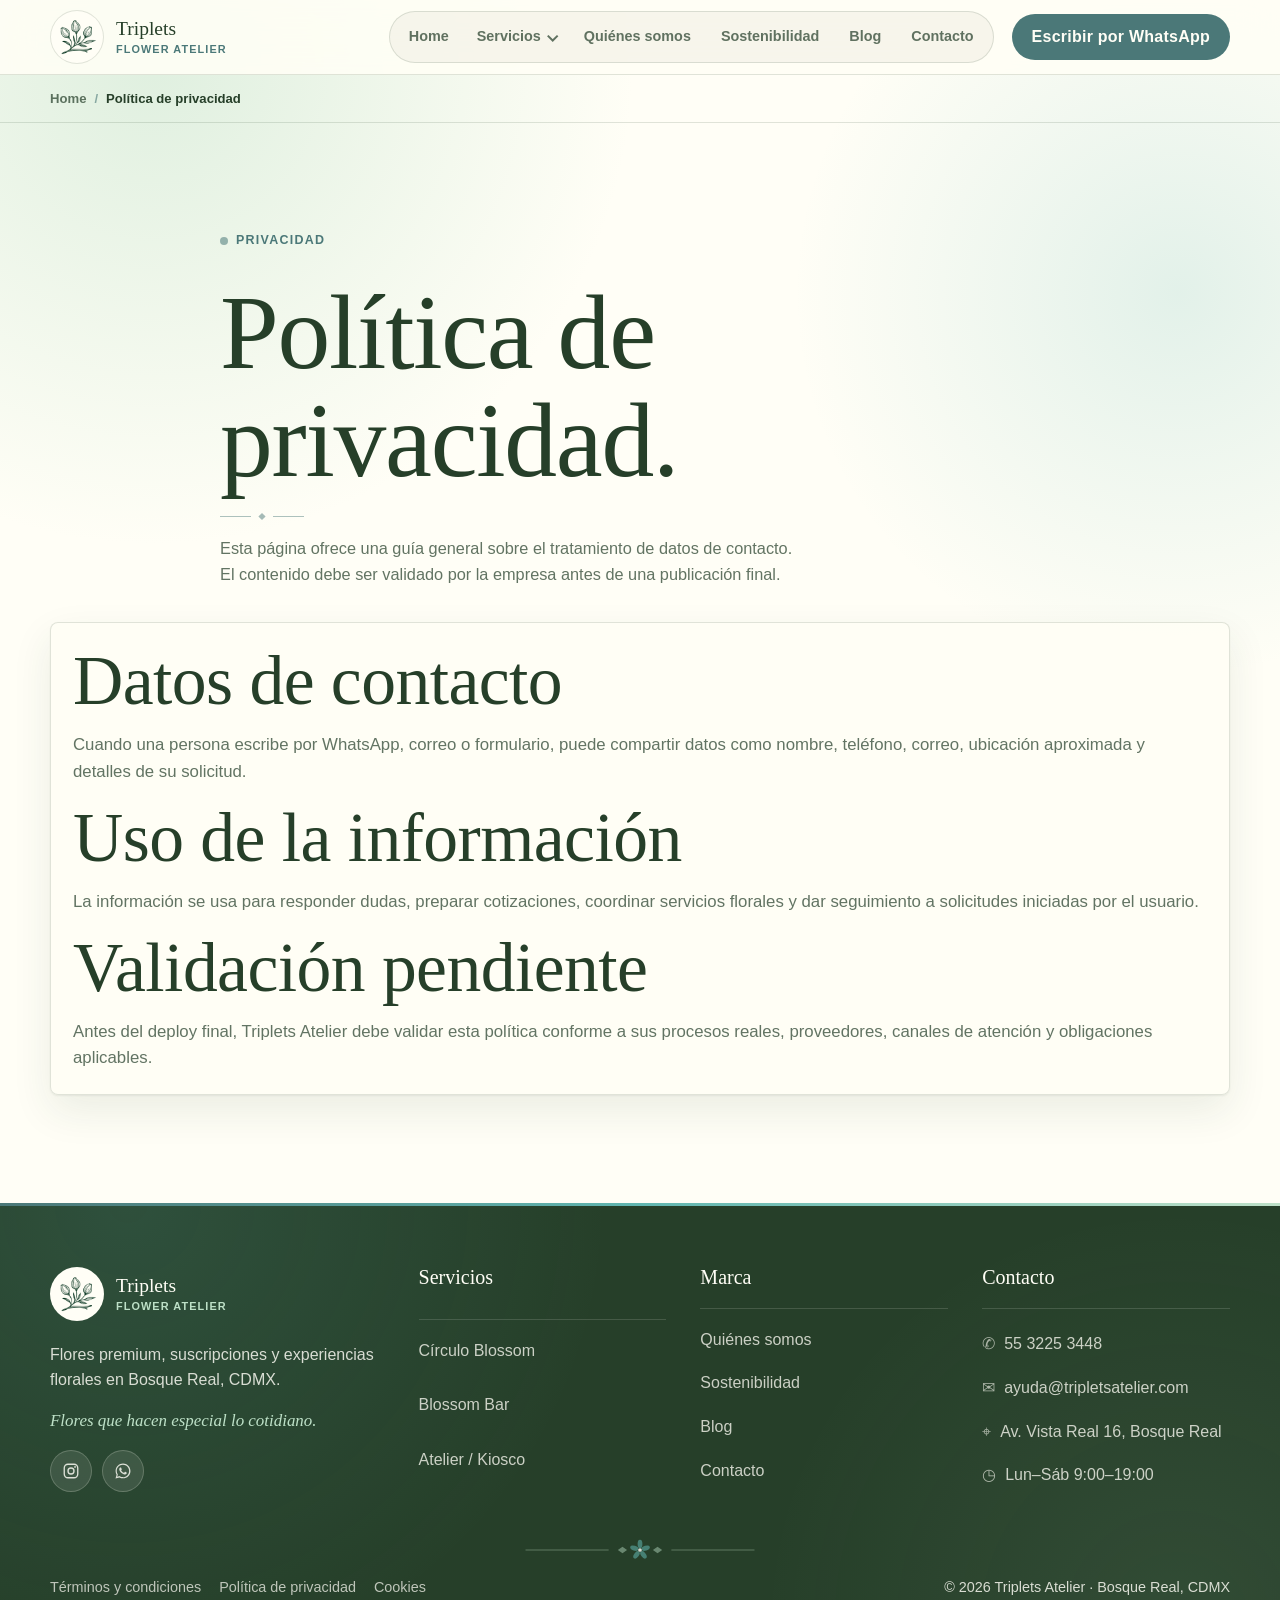
<file: privacidad.html>
<!DOCTYPE html>
<html lang="es-MX">
<head>
  <meta charset="UTF-8" />
  <meta name="viewport" content="width=device-width, initial-scale=1.0" />
  <meta name="description" content="Política de privacidad de Triplets Atelier. Información general sujeta a validación final por la empresa." />
  <title>Política de privacidad | Triplets Atelier</title>

  <link rel="canonical" href="https://www.tripletsatelier.com/privacidad.html" />
  <meta property="og:title" content="Política de privacidad | Triplets Atelier" />
  <meta property="og:description" content="Política de privacidad de Triplets Atelier. Información general sujeta a validación final por la empresa." />
  <meta property="og:image" content="https://www.tripletsatelier.com/images/og-triplets.jpg" />
  <meta property="og:image:width" content="1200" />
  <meta property="og:image:height" content="630" />
  <meta property="og:image:alt" content="Triplets Atelier — Flores que hacen especial lo cotidiano." />
  <meta property="og:site_name" content="Triplets Atelier" />
  <meta property="og:locale" content="es_MX" />
  <meta property="og:url" content="https://www.tripletsatelier.com/privacidad.html" />
  <meta property="og:type" content="website" />
  <meta name="twitter:card" content="summary_large_image" />

  <meta name="theme-color" content="#fffef6" />
  <link rel="icon" href="images/cropped-icon.png" />
  <link rel="apple-touch-icon" href="images/cropped-icon.png" />
  <link rel="stylesheet" href="css/styles.css" />
  <link rel="stylesheet" href="css/styles-v2-premium.css" />
</head>
<body>
  <a class="skip-link" href="#main">Saltar al contenido</a>

  <header class="site-header" data-header>
    <nav class="navbar container" aria-label="Navegación principal">
      <a href="./index.html" class="brand" aria-label="Inicio · Triplets Atelier">
        <span class="brand-logo-wrap">
          <img src="images/cropped-icon.png" alt="" class="brand-logo" width="512" height="512" />
        </span>
        <span class="brand-copy">
          <strong>Triplets</strong>
          <span>Flower Atelier</span>
        </span>
      </a>

      <button class="menu-toggle" id="menuToggle" type="button" aria-label="Abrir menú" aria-expanded="false" aria-controls="navPanel">
        <span></span>
        <span></span>
      </button>

      <div class="nav-panel" id="navPanel">
        <ul class="nav-links">
          <li><a href="./index.html">Home</a></li>
          <li class="has-dropdown">
            <button class="nav-dropdown-toggle" type="button" aria-expanded="false" aria-haspopup="true">Servicios</button>
            <ul class="dropdown-menu">
              <li><a href="./circulo-blossom.html">Círculo Blossom</a></li>
              <li><a href="./blossom-bar.html">Blossom Bar</a></li>
              <li><a href="./atelier-kiosco.html">Atelier / Kiosco</a></li>
            </ul>
          </li>
          <li><a href="./quienes-somos.html">Quiénes somos</a></li>
          <li><a href="./sostenibilidad.html">Sostenibilidad</a></li>
          <li><a href="./blog.html">Blog</a></li>
          <li><a href="./contacto.html">Contacto</a></li>
        </ul>

        <a class="nav-cta" href="https://wa.me/525532253448?text=Hola%20Triplets%2C%20tengo%20una%20duda" target="_blank" rel="noopener">
          Escribir por WhatsApp
        </a>
      </div>
    </nav>
  </header>

  <nav class="breadcrumb" aria-label="Ruta de navegación">
    <div class="container">
      <ol>
        <li><a href="./index.html">Home</a></li>
        <li aria-current="page">Política de privacidad</li>
      </ol>
    </div>
  </nav>

  <main id="main">
    <section class="section" aria-labelledby="privacy-title">
      <div class="container section-heading reveal">
        <p class="eyebrow section-label">Privacidad</p>
        <h1 id="privacy-title">Política de privacidad.</h1>
        <p>Esta página ofrece una guía general sobre el tratamiento de datos de contacto. El contenido debe ser validado por la empresa antes de una publicación final.</p>
      </div>
      <div class="container content-panel editorial-panel reveal">
        <h2>Datos de contacto</h2>
        <p>Cuando una persona escribe por WhatsApp, correo o formulario, puede compartir datos como nombre, teléfono, correo, ubicación aproximada y detalles de su solicitud.</p>
        <h2>Uso de la información</h2>
        <p>La información se usa para responder dudas, preparar cotizaciones, coordinar servicios florales y dar seguimiento a solicitudes iniciadas por el usuario.</p>
        <h2>Validación pendiente</h2>
        <p>Antes del deploy final, Triplets Atelier debe validar esta política conforme a sus procesos reales, proveedores, canales de atención y obligaciones aplicables.</p>
      </div>
    </section>
  </main>

  <footer class="site-footer">
    <div class="container footer-grid">
      <div class="footer-brand">
        <a href="./index.html" class="brand footer-logo" aria-label="Inicio · Triplets Atelier">
          <span class="brand-logo-wrap">
            <img src="images/cropped-icon.png" alt="" class="brand-logo" width="512" height="512" loading="lazy" />
          </span>
          <span class="brand-copy">
            <strong>Triplets</strong>
            <span>Flower Atelier</span>
          </span>
        </a>
        <p>Flores premium, suscripciones y experiencias florales en Bosque Real, CDMX.</p>
        <p class="footer-tagline">Flores que hacen especial lo cotidiano.</p>
        <div class="footer-social">
          <a href="https://www.instagram.com/triplets___flowers/" target="_blank" rel="noopener" aria-label="Instagram de Triplets Atelier">
            <svg viewBox="0 0 24 24" width="18" height="18" aria-hidden="true"><rect x="3" y="3" width="18" height="18" rx="5" fill="none" stroke="currentColor" stroke-width="1.8"/><circle cx="12" cy="12" r="4" fill="none" stroke="currentColor" stroke-width="1.8"/><circle cx="17.4" cy="6.6" r="1.2" fill="currentColor"/></svg>
          </a>
          <a href="https://wa.me/525532253448" target="_blank" rel="noopener" aria-label="WhatsApp de Triplets Atelier">
            <svg viewBox="0 0 24 24" width="18" height="18" fill="currentColor" aria-hidden="true"><path d="M12.04 2C6.58 2 2.13 6.45 2.13 11.91c0 1.75.46 3.45 1.32 4.95L2 22l5.25-1.38c1.45.79 3.08 1.21 4.79 1.21 5.46 0 9.91-4.45 9.91-9.91C21.95 6.45 17.5 2 12.04 2zm0 18.13c-1.52 0-3.01-.41-4.3-1.18l-.31-.18-3.12.82.83-3.04-.2-.31a8.2 8.2 0 0 1-1.26-4.35c0-4.54 3.7-8.23 8.24-8.23 4.54 0 8.23 3.69 8.23 8.23 0 4.54-3.69 8.42-8.31 8.42zm4.52-6.16c-.25-.12-1.47-.72-1.69-.81-.23-.08-.39-.12-.56.13-.16.25-.64.81-.79.97-.14.17-.29.19-.54.06-.25-.12-1.05-.39-2-1.23-.74-.66-1.24-1.47-1.38-1.72-.14-.25-.02-.38.11-.51.11-.11.25-.29.37-.43.12-.14.16-.25.25-.41.08-.17.04-.31-.02-.43-.06-.12-.56-1.35-.77-1.85-.2-.48-.41-.42-.56-.43h-.48c-.17 0-.43.06-.66.31-.23.25-.86.85-.86 2.07 0 1.22.89 2.4 1.01 2.56.12.17 1.75 2.67 4.23 3.74.59.26 1.05.41 1.41.52.59.19 1.13.16 1.56.1.48-.07 1.47-.6 1.68-1.18.21-.58.21-1.07.14-1.18-.06-.11-.22-.17-.47-.29z"/></svg>
          </a>
        </div>
      </div>

      <div class="footer-column">
        <h3>Servicios</h3>
        <a href="./circulo-blossom.html">Círculo Blossom</a>
        <a href="./blossom-bar.html">Blossom Bar</a>
        <a href="./atelier-kiosco.html">Atelier / Kiosco</a>
      </div>

      <div class="footer-column">
        <h3>Marca</h3>
        <a href="./quienes-somos.html">Quiénes somos</a>
        <a href="./sostenibilidad.html">Sostenibilidad</a>
        <a href="./blog.html">Blog</a>
        <a href="./contacto.html">Contacto</a>
      </div>

      <div class="footer-column">
        <h3>Contacto</h3>
        <a class="footer-contact-row" href="https://wa.me/525532253448" target="_blank" rel="noopener"><span class="ic" aria-hidden="true">✆</span> 55 3225 3448</a>
        <a class="footer-contact-row" href="mailto:ayuda@tripletsatelier.com"><span class="ic" aria-hidden="true">✉</span> ayuda@tripletsatelier.com</a>
        <span class="footer-contact-row"><span class="ic" aria-hidden="true">⌖</span> Av. Vista Real 16, Bosque Real</span>
        <span class="footer-contact-row"><span class="ic" aria-hidden="true">◷</span> Lun&ndash;Sáb 9:00&ndash;19:00</span>
      </div>
    </div>

    <div class="container footer-ornament" aria-hidden="true">
      <svg viewBox="0 0 260 26" fill="none" xmlns="http://www.w3.org/2000/svg" aria-hidden="true" role="presentation" focusable="false">
        <line x1="6" y1="13" x2="96" y2="13" stroke="#bde0c7" stroke-opacity="0.4" stroke-width="1"/>
        <line x1="164" y1="13" x2="254" y2="13" stroke="#bde0c7" stroke-opacity="0.4" stroke-width="1"/>
        <path d="M106 13l5-3.5 5 3.5-5 3.5Z" fill="#bde0c7" fill-opacity="0.45"/>
        <path d="M144 13l5-3.5 5 3.5-5 3.5Z" fill="#bde0c7" fill-opacity="0.45"/>
        <g transform="translate(130 13)">
          <ellipse cx="0" cy="-6.5" rx="2.6" ry="4.6" fill="#61b6b0" fill-opacity="0.55"/>
          <ellipse cx="6.2" cy="-2" rx="2.6" ry="4.6" transform="rotate(72 6.2 -2)" fill="#61b6b0" fill-opacity="0.55"/>
          <ellipse cx="3.8" cy="5.3" rx="2.6" ry="4.6" transform="rotate(144 3.8 5.3)" fill="#61b6b0" fill-opacity="0.55"/>
          <ellipse cx="-3.8" cy="5.3" rx="2.6" ry="4.6" transform="rotate(-144 -3.8 5.3)" fill="#61b6b0" fill-opacity="0.55"/>
          <ellipse cx="-6.2" cy="-2" rx="2.6" ry="4.6" transform="rotate(-72 -6.2 -2)" fill="#61b6b0" fill-opacity="0.55"/>
          <circle cx="0" cy="0" r="2" fill="#fffef6" fill-opacity="0.8"/>
        </g>
      </svg>
    </div>

    <div class="container footer-bottom">
      <div class="footer-legal-links">
        <a href="./terminos.html">Términos y condiciones</a>
        <a href="./privacidad.html">Política de privacidad</a>
        <a href="./cookies.html">Cookies</a>
      </div>
      <p>© <span data-year>2026</span> Triplets Atelier · Bosque Real, CDMX</p>
    </div>
  </footer>

  <script src="js/main.js"></script>
</body>
</html>
</file>
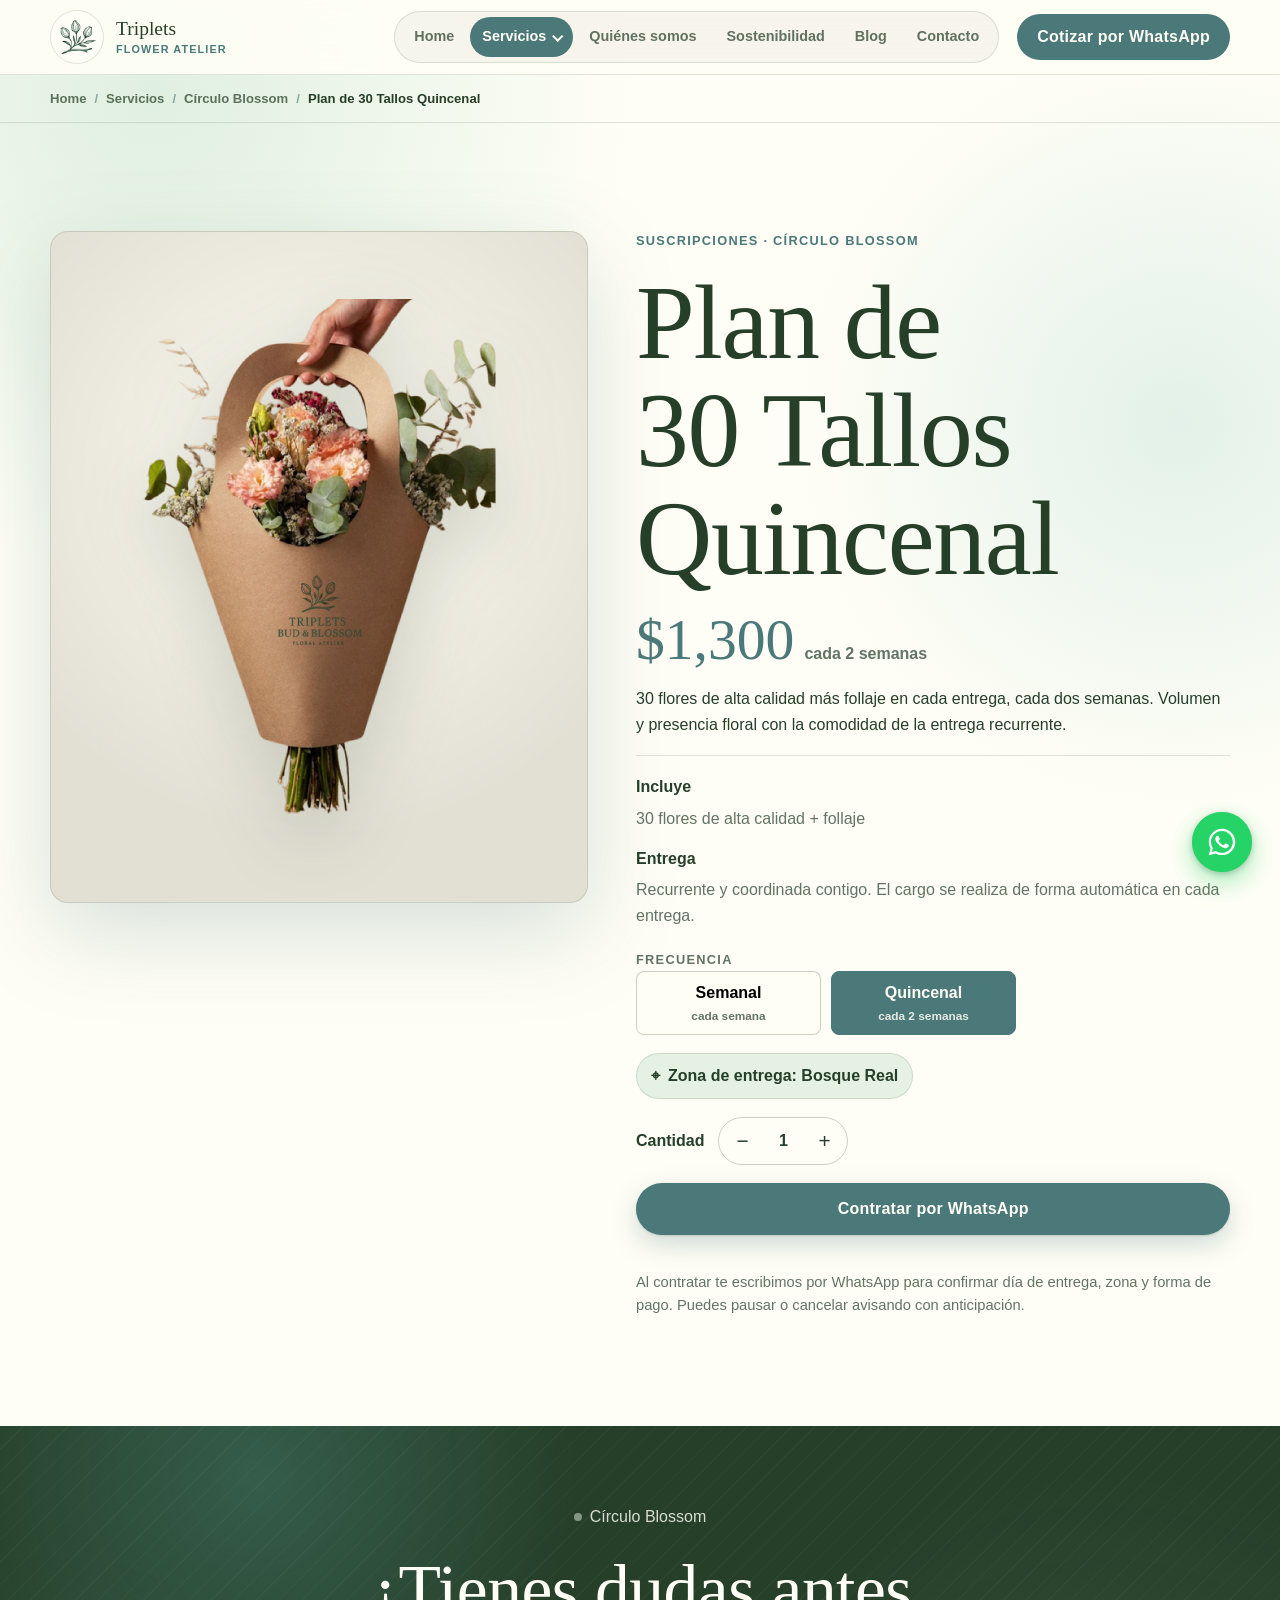
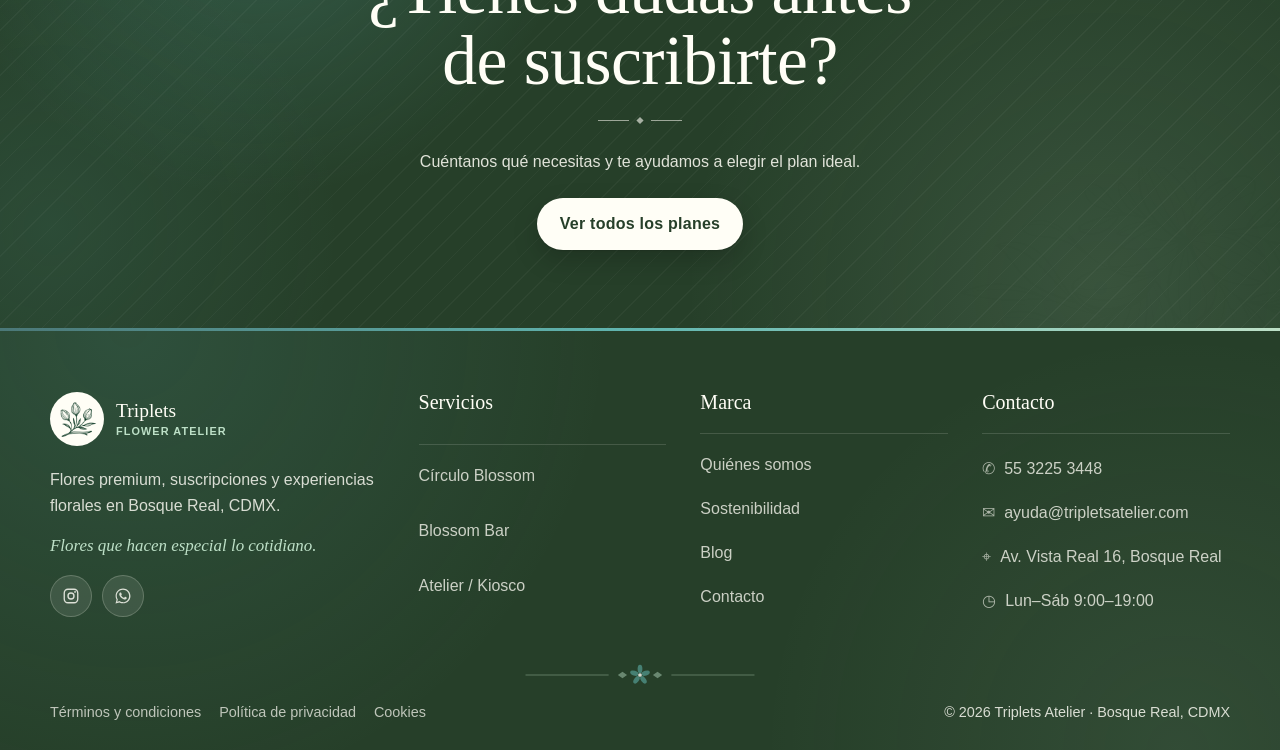
<file: producto.html>
<!DOCTYPE html>
<html lang="es-MX">
<head>
  <meta charset="UTF-8" />
  <meta name="viewport" content="width=device-width, initial-scale=1.0" />
  <meta name="description" content="Detalle del plan de suscripción Círculo Blossom de Triplets Atelier." />
  <meta name="robots" content="noindex, follow" />
  <title>Plan · Círculo Blossom | Triplets Atelier</title>

  <meta name="theme-color" content="#fffef6" />
  <link rel="icon" href="images/cropped-icon.png" />
  <link rel="apple-touch-icon" href="images/cropped-icon.png" />
  <link rel="stylesheet" href="css/styles.css" />
  <link rel="stylesheet" href="css/styles-v2-premium.css" />
</head>
<body>
  <a class="skip-link" href="#main">Saltar al contenido</a>

  <header class="site-header" data-header>
    <nav class="navbar container" aria-label="Navegación principal">
      <a href="./index.html" class="brand" aria-label="Inicio · Triplets Atelier">
        <span class="brand-logo-wrap">
          <img src="images/cropped-icon.png" alt="" class="brand-logo" width="512" height="512" />
        </span>
        <span class="brand-copy">
          <strong>Triplets</strong>
          <span>Flower Atelier</span>
        </span>
      </a>

      <button class="menu-toggle" id="menuToggle" type="button" aria-label="Abrir menú" aria-expanded="false" aria-controls="navPanel">
        <span></span>
        <span></span>
      </button>

      <div class="nav-panel" id="navPanel">
        <ul class="nav-links">
          <li><a href="./index.html">Home</a></li>
          <li class="has-dropdown is-active">
            <button class="nav-dropdown-toggle" type="button" aria-expanded="false" aria-haspopup="true">Servicios</button>
            <ul class="dropdown-menu">
              <li><a class="active" aria-current="page" href="./circulo-blossom.html">Círculo Blossom</a></li>
              <li><a href="./blossom-bar.html">Blossom Bar</a></li>
              <li><a href="./atelier-kiosco.html">Atelier / Kiosco</a></li>
            </ul>
          </li>
          <li><a href="./quienes-somos.html">Quiénes somos</a></li>
          <li><a href="./sostenibilidad.html">Sostenibilidad</a></li>
          <li><a href="./blog.html">Blog</a></li>
          <li><a href="./contacto.html">Contacto</a></li>
        </ul>

        <a class="nav-cta" href="https://wa.me/525532253448?text=Hola%20Triplets%2C%20quiero%20suscribirme%20al%20C%C3%ADrculo%20Blossom" target="_blank" rel="noopener">
          Cotizar por WhatsApp
        </a>
      </div>
    </nav>
  </header>

  <nav class="breadcrumb" aria-label="Ruta de navegación">
    <div class="container">
      <ol>
        <li><a href="./index.html">Home</a></li>
        <li><a href="./index.html#servicios">Servicios</a></li>
        <li><a href="./circulo-blossom.html">Círculo Blossom</a></li>
        <li aria-current="page" data-product-crumb>Plan</li>
      </ol>
    </div>
  </nav>

  <main class="service-page" id="main">
    <section class="section">
      <div class="container product-detail" data-product>
        <figure class="product-media reveal">
          <img data-product-img src="images/arreglo2.png" alt="Arreglo de Círculo Blossom" fetchpriority="high" decoding="async" width="400" height="536" />
        </figure>

        <div class="product-info reveal">
          <p class="product-category">Suscripciones · Círculo Blossom</p>
          <h1 data-product-title>Plan de 30 Tallos Quincenal</h1>

          <div class="product-price">
            <strong data-product-price>$1,300</strong>
            <span data-product-cadence>cada 2 semanas</span>
          </div>

          <p data-product-desc>
            30 flores de alta calidad más follaje en cada entrega, cada dos semanas.
          </p>

          <hr class="product-divider" />

          <dl class="product-specs">
            <div class="product-row">
              <dt>Incluye</dt>
              <dd data-product-stems>30 flores de alta calidad + follaje</dd>
            </div>
            <div class="product-row">
              <dt>Entrega</dt>
              <dd>Recurrente y coordinada contigo. El cargo se realiza de forma automática en cada entrega.</dd>
            </div>
          </dl>

          <div class="product-freq-block">
            <p class="plan-freq-label">Frecuencia</p>
            <div class="plan-freqs product-freqs">
              <button class="plan-freq" type="button" data-freq="Semanal" aria-pressed="false">
                <strong>Semanal</strong><small>cada semana</small>
              </button>
              <button class="plan-freq" type="button" data-freq="Quincenal" aria-pressed="false">
                <strong>Quincenal</strong><small>cada 2 semanas</small>
              </button>
            </div>
          </div>

          <span class="product-zone"><span aria-hidden="true">⌖</span> Zona de entrega: Bosque Real</span>

          <div class="product-qty">
            <span class="qty-label">Cantidad</span>
            <div class="qty-control">
              <button type="button" data-qty-dec aria-label="Disminuir cantidad">−</button>
              <output data-qty aria-live="polite">1</output>
              <button type="button" data-qty-inc aria-label="Aumentar cantidad">+</button>
            </div>
          </div>

          <a class="btn btn-primary btn-block" data-product-cta href="https://wa.me/525532253448" target="_blank" rel="noopener">
            Contratar por WhatsApp
          </a>

          <p class="fine-print">Al contratar te escribimos por WhatsApp para confirmar día de entrega, zona y forma de pago. Puedes pausar o cancelar avisando con anticipación.</p>
        </div>
      </div>
    </section>

    <section class="final-cta" aria-labelledby="cta-title">
      <div class="container final-cta-inner reveal">
        <p class="section-label inverse">Círculo Blossom</p>
        <h2 id="cta-title">¿Tienes dudas antes de suscribirte?</h2>
        <p class="cta-sub">Cuéntanos qué necesitas y te ayudamos a elegir el plan ideal.</p>
        <a class="btn btn-light" href="./circulo-blossom.html">Ver todos los planes</a>
      </div>
    </section>
  </main>

  <footer class="site-footer">
    <div class="container footer-grid">
      <div class="footer-brand">
        <a href="./index.html" class="brand footer-logo" aria-label="Inicio · Triplets Atelier">
          <span class="brand-logo-wrap">
            <img src="images/cropped-icon.png" alt="" class="brand-logo" width="512" height="512" loading="lazy" />
          </span>
          <span class="brand-copy">
            <strong>Triplets</strong>
            <span>Flower Atelier</span>
          </span>
        </a>
        <p>Flores premium, suscripciones y experiencias florales en Bosque Real, CDMX.</p>
        <p class="footer-tagline">Flores que hacen especial lo cotidiano.</p>
        <div class="footer-social">
          <a href="https://www.instagram.com/triplets___flowers/" target="_blank" rel="noopener" aria-label="Instagram de Triplets Atelier">
            <svg viewBox="0 0 24 24" width="18" height="18" aria-hidden="true"><rect x="3" y="3" width="18" height="18" rx="5" fill="none" stroke="currentColor" stroke-width="1.8"/><circle cx="12" cy="12" r="4" fill="none" stroke="currentColor" stroke-width="1.8"/><circle cx="17.4" cy="6.6" r="1.2" fill="currentColor"/></svg>
          </a>
          <a href="https://wa.me/525532253448" target="_blank" rel="noopener" aria-label="WhatsApp de Triplets Atelier">
            <svg viewBox="0 0 24 24" width="18" height="18" fill="currentColor" aria-hidden="true"><path d="M12.04 2C6.58 2 2.13 6.45 2.13 11.91c0 1.75.46 3.45 1.32 4.95L2 22l5.25-1.38c1.45.79 3.08 1.21 4.79 1.21 5.46 0 9.91-4.45 9.91-9.91C21.95 6.45 17.5 2 12.04 2zm0 18.13c-1.52 0-3.01-.41-4.3-1.18l-.31-.18-3.12.82.83-3.04-.2-.31a8.2 8.2 0 0 1-1.26-4.35c0-4.54 3.7-8.23 8.24-8.23 4.54 0 8.23 3.69 8.23 8.23 0 4.54-3.69 8.42-8.31 8.42zm4.52-6.16c-.25-.12-1.47-.72-1.69-.81-.23-.08-.39-.12-.56.13-.16.25-.64.81-.79.97-.14.17-.29.19-.54.06-.25-.12-1.05-.39-2-1.23-.74-.66-1.24-1.47-1.38-1.72-.14-.25-.02-.38.11-.51.11-.11.25-.29.37-.43.12-.14.16-.25.25-.41.08-.17.04-.31-.02-.43-.06-.12-.56-1.35-.77-1.85-.2-.48-.41-.42-.56-.43h-.48c-.17 0-.43.06-.66.31-.23.25-.86.85-.86 2.07 0 1.22.89 2.4 1.01 2.56.12.17 1.75 2.67 4.23 3.74.59.26 1.05.41 1.41.52.59.19 1.13.16 1.56.1.48-.07 1.47-.6 1.68-1.18.21-.58.21-1.07.14-1.18-.06-.11-.22-.17-.47-.29z"/></svg>
          </a>
        </div>
      </div>

      <div class="footer-column">
        <h3>Servicios</h3>
        <a href="./circulo-blossom.html">Círculo Blossom</a>
        <a href="./blossom-bar.html">Blossom Bar</a>
        <a href="./atelier-kiosco.html">Atelier / Kiosco</a>
      </div>

      <div class="footer-column">
        <h3>Marca</h3>
        <a href="./quienes-somos.html">Quiénes somos</a>
        <a href="./sostenibilidad.html">Sostenibilidad</a>
        <a href="./blog.html">Blog</a>
        <a href="./contacto.html">Contacto</a>
      </div>

      <div class="footer-column">
        <h3>Contacto</h3>
        <a class="footer-contact-row" href="https://wa.me/525532253448" target="_blank" rel="noopener"><span class="ic" aria-hidden="true">✆</span> 55 3225 3448</a>
        <a class="footer-contact-row" href="mailto:ayuda@tripletsatelier.com"><span class="ic" aria-hidden="true">✉</span> ayuda@tripletsatelier.com</a>
        <span class="footer-contact-row"><span class="ic" aria-hidden="true">⌖</span> Av. Vista Real 16, Bosque Real</span>
        <span class="footer-contact-row"><span class="ic" aria-hidden="true">◷</span> Lun–Sáb 9:00–19:00</span>
      </div>
    </div>

    <div class="container footer-ornament" aria-hidden="true">
      <svg viewBox="0 0 260 26" fill="none" xmlns="http://www.w3.org/2000/svg" aria-hidden="true" role="presentation" focusable="false">
        <line x1="6" y1="13" x2="96" y2="13" stroke="#bde0c7" stroke-opacity="0.4" stroke-width="1"/>
        <line x1="164" y1="13" x2="254" y2="13" stroke="#bde0c7" stroke-opacity="0.4" stroke-width="1"/>
        <path d="M106 13l5-3.5 5 3.5-5 3.5Z" fill="#bde0c7" fill-opacity="0.45"/>
        <path d="M144 13l5-3.5 5 3.5-5 3.5Z" fill="#bde0c7" fill-opacity="0.45"/>
        <g transform="translate(130 13)">
          <ellipse cx="0" cy="-6.5" rx="2.6" ry="4.6" fill="#61b6b0" fill-opacity="0.55"/>
          <ellipse cx="6.2" cy="-2" rx="2.6" ry="4.6" transform="rotate(72 6.2 -2)" fill="#61b6b0" fill-opacity="0.55"/>
          <ellipse cx="3.8" cy="5.3" rx="2.6" ry="4.6" transform="rotate(144 3.8 5.3)" fill="#61b6b0" fill-opacity="0.55"/>
          <ellipse cx="-3.8" cy="5.3" rx="2.6" ry="4.6" transform="rotate(-144 -3.8 5.3)" fill="#61b6b0" fill-opacity="0.55"/>
          <ellipse cx="-6.2" cy="-2" rx="2.6" ry="4.6" transform="rotate(-72 -6.2 -2)" fill="#61b6b0" fill-opacity="0.55"/>
          <circle cx="0" cy="0" r="2" fill="#fffef6" fill-opacity="0.8"/>
        </g>
      </svg>
    </div>

    <div class="container footer-bottom">
      <div class="footer-legal-links">
        <a href="./terminos.html">Términos y condiciones</a>
        <a href="./privacidad.html">Política de privacidad</a>
        <a href="./cookies.html">Cookies</a>
      </div>
      <p>© <span data-year>2026</span> Triplets Atelier · Bosque Real, CDMX</p>
    </div>
  </footer>

  <a class="wa-fab" href="https://wa.me/525532253448?text=Hola%20Triplets%2C%20quiero%20m%C3%A1s%20informaci%C3%B3n" target="_blank" rel="noopener" aria-label="Escríbenos por WhatsApp">
    <svg viewBox="0 0 24 24" width="32" height="32" fill="currentColor" aria-hidden="true"><path d="M12.04 2C6.58 2 2.13 6.45 2.13 11.91c0 1.75.46 3.45 1.32 4.95L2 22l5.25-1.38c1.45.79 3.08 1.21 4.79 1.21 5.46 0 9.91-4.45 9.91-9.91C21.95 6.45 17.5 2 12.04 2zm0 18.13c-1.52 0-3.01-.41-4.3-1.18l-.31-.18-3.12.82.83-3.04-.2-.31a8.2 8.2 0 0 1-1.26-4.35c0-4.54 3.7-8.23 8.24-8.23 4.54 0 8.23 3.69 8.23 8.23 0 4.54-3.69 8.42-8.31 8.42zm4.52-6.16c-.25-.12-1.47-.72-1.69-.81-.23-.08-.39-.12-.56.13-.16.25-.64.81-.79.97-.14.17-.29.19-.54.06-.25-.12-1.05-.39-2-1.23-.74-.66-1.24-1.47-1.38-1.72-.14-.25-.02-.38.11-.51.11-.11.25-.29.37-.43.12-.14.16-.25.25-.41.08-.17.04-.31-.02-.43-.06-.12-.56-1.35-.77-1.85-.2-.48-.41-.42-.56-.43h-.48c-.17 0-.43.06-.66.31-.23.25-.86.85-.86 2.07 0 1.22.89 2.4 1.01 2.56.12.17 1.75 2.67 4.23 3.74.59.26 1.05.41 1.41.52.59.19 1.13.16 1.56.1.48-.07 1.47-.6 1.68-1.18.21-.58.21-1.07.14-1.18-.06-.11-.22-.17-.47-.29z"/></svg>
  </a>

  <script src="js/main.js"></script>
</body>
</html>
</file>
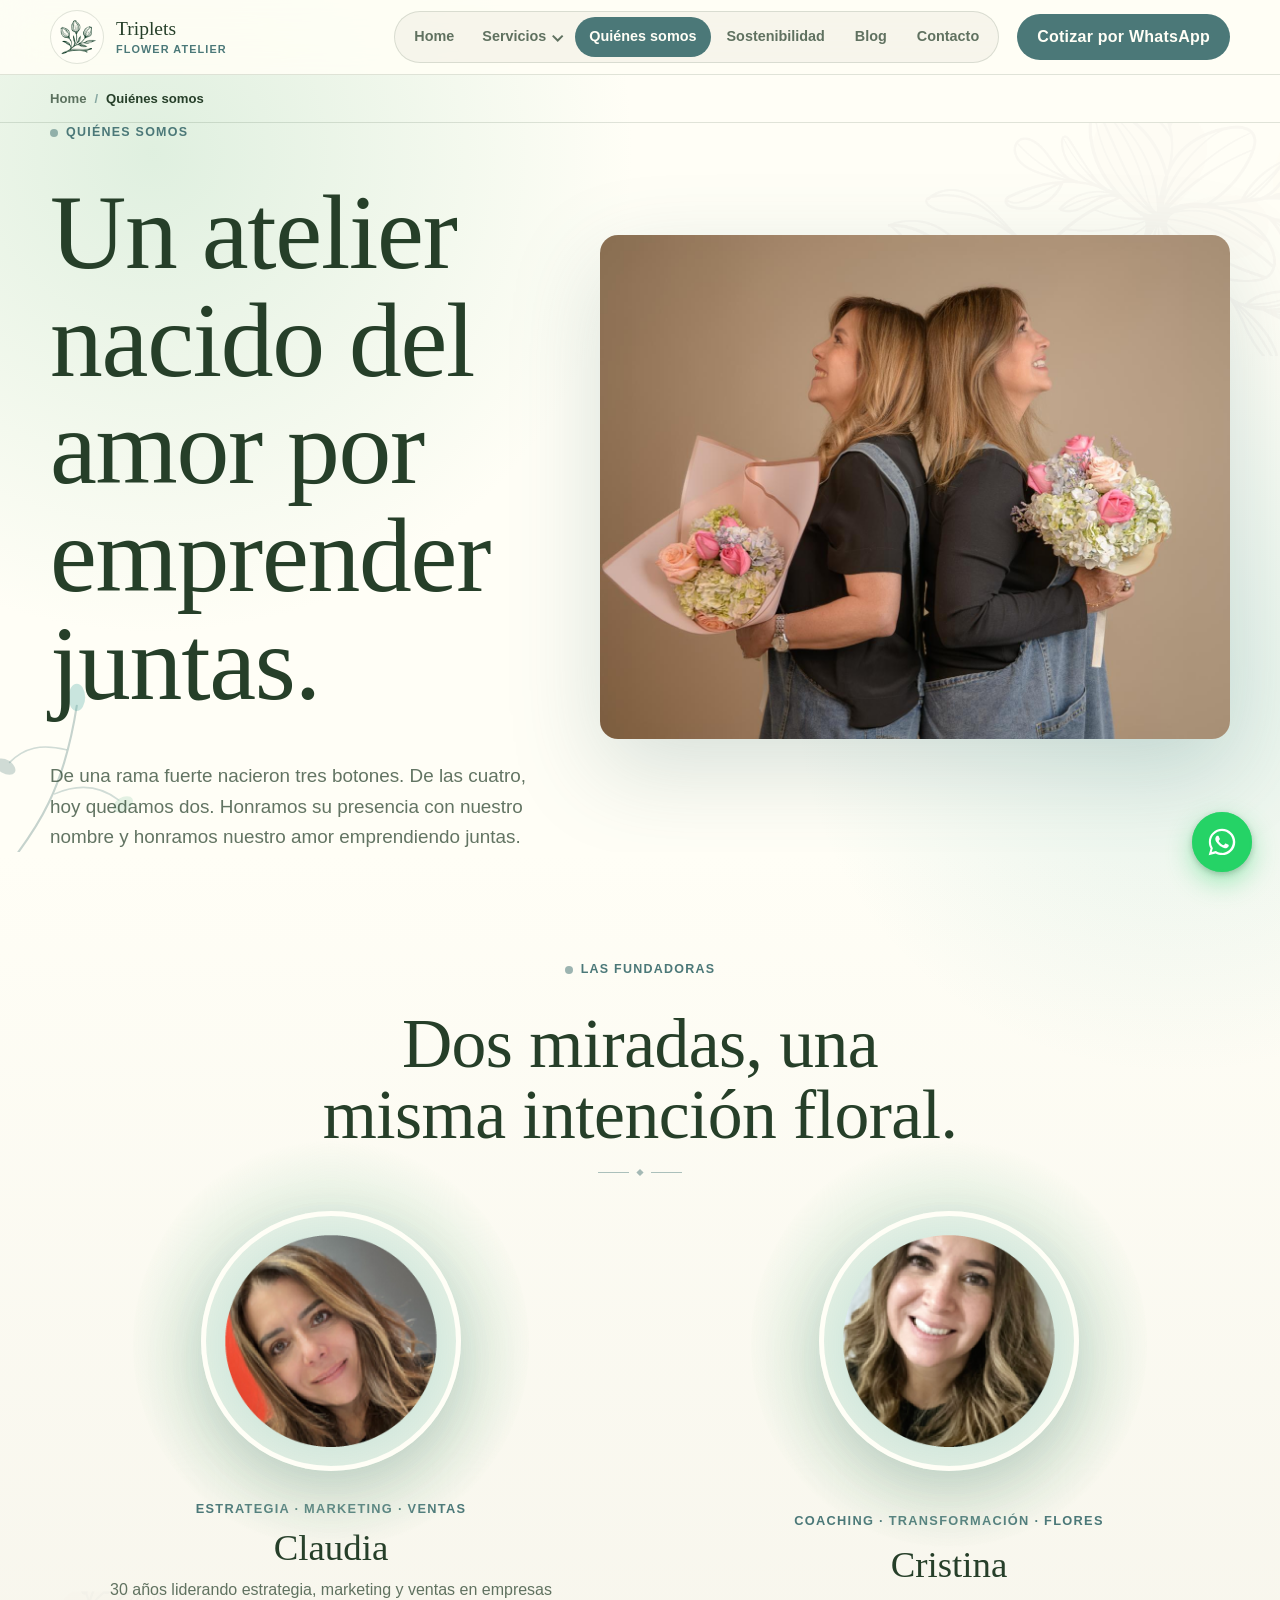
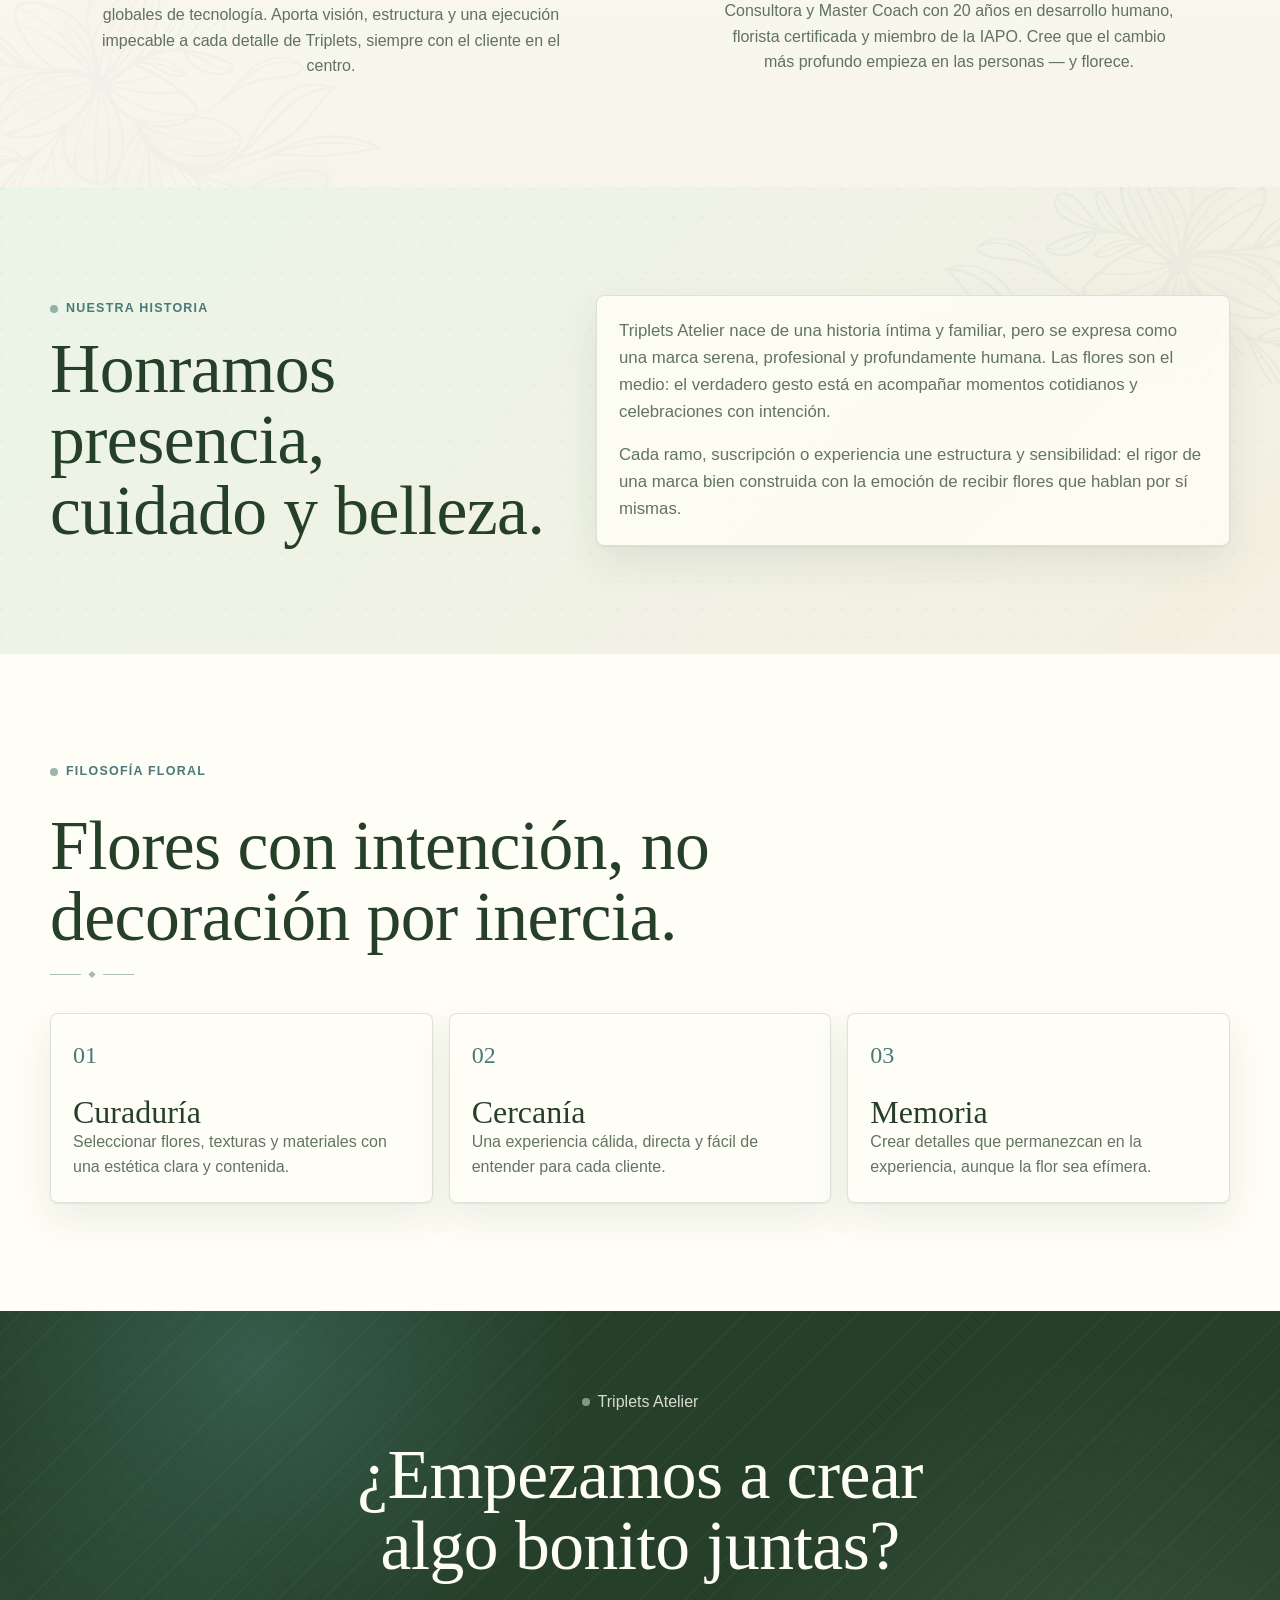
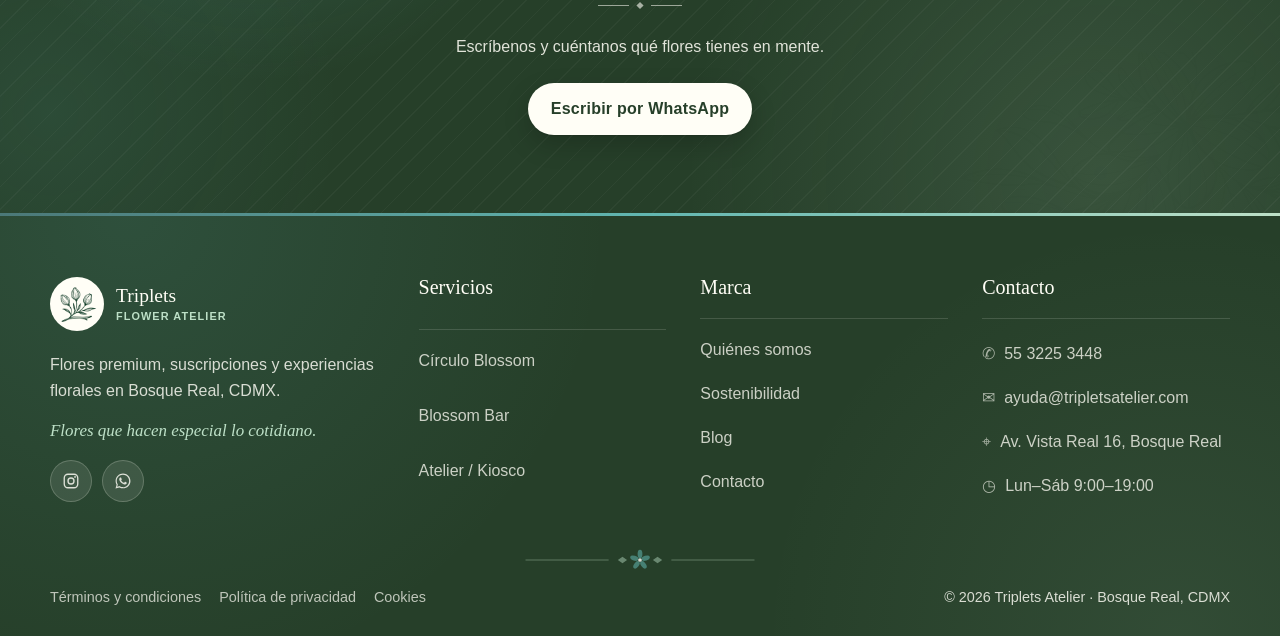
<file: quienes-somos.html>
<!DOCTYPE html>
<html lang="es-MX">
<head>
  <meta charset="UTF-8" />
  <meta name="viewport" content="width=device-width, initial-scale=1.0" />
  <meta name="description" content="Conoce a Claudia y Cristina, las mujeres detrás de Triplets Atelier — un flower atelier nacido del amor por emprender juntas en Bosque Real." />
  <title>Quiénes somos | Triplets Atelier</title>

  <link rel="canonical" href="https://www.tripletsatelier.com/quienes-somos.html" />
  <meta property="og:title" content="Quiénes somos | Triplets Atelier" />
  <meta property="og:description" content="Conoce a Claudia y Cristina, las mujeres detrás de Triplets Atelier — un flower atelier nacido del amor por emprender juntas en Bosque Real." />
  <meta property="og:image" content="https://www.tripletsatelier.com/images/og-triplets.jpg" />
  <meta property="og:image:width" content="1200" />
  <meta property="og:image:height" content="630" />
  <meta property="og:image:alt" content="Triplets Atelier — Flores que hacen especial lo cotidiano." />
  <meta property="og:site_name" content="Triplets Atelier" />
  <meta property="og:locale" content="es_MX" />
  <meta property="og:url" content="https://www.tripletsatelier.com/quienes-somos.html" />
  <meta property="og:type" content="website" />
  <meta name="twitter:card" content="summary_large_image" />

  <meta name="theme-color" content="#fffef6" />
  <link rel="icon" href="images/cropped-icon.png" />
  <link rel="apple-touch-icon" href="images/cropped-icon.png" />
  <link rel="stylesheet" href="css/styles.css" />
  <link rel="stylesheet" href="css/styles-v2-premium.css" />
</head>
<body>
  <a class="skip-link" href="#main">Saltar al contenido</a>

  <header class="site-header" data-header>
    <nav class="navbar container" aria-label="Navegación principal">
      <a href="./index.html" class="brand" aria-label="Inicio · Triplets Atelier">
        <span class="brand-logo-wrap">
          <img src="images/cropped-icon.png" alt="" class="brand-logo" width="512" height="512" />
        </span>
        <span class="brand-copy">
          <strong>Triplets</strong>
          <span>Flower Atelier</span>
        </span>
      </a>

      <button class="menu-toggle" id="menuToggle" type="button" aria-label="Abrir menú" aria-expanded="false" aria-controls="navPanel">
        <span></span>
        <span></span>
      </button>

      <div class="nav-panel" id="navPanel">
        <ul class="nav-links">
          <li><a href="./index.html">Home</a></li>
          <li class="has-dropdown">
            <button class="nav-dropdown-toggle" type="button" aria-expanded="false" aria-haspopup="true">Servicios</button>
            <ul class="dropdown-menu">
              <li><a href="./circulo-blossom.html">Círculo Blossom</a></li>
              <li><a href="./blossom-bar.html">Blossom Bar</a></li>
              <li><a href="./atelier-kiosco.html">Atelier / Kiosco</a></li>
            </ul>
          </li>
          <li><a class="active" aria-current="page" href="./quienes-somos.html">Quiénes somos</a></li>
          <li><a href="./sostenibilidad.html">Sostenibilidad</a></li>
          <li><a href="./blog.html">Blog</a></li>
          <li><a href="./contacto.html">Contacto</a></li>
        </ul>

        <a class="nav-cta" href="https://wa.me/525532253448?text=Hola%20Triplets%2C%20quiero%20cotizar" target="_blank" rel="noopener">
          Cotizar por WhatsApp
        </a>
      </div>
    </nav>
  </header>

  <nav class="breadcrumb" aria-label="Ruta de navegación">
    <div class="container">
      <ol>
        <li><a href="./index.html">Home</a></li>
        <li aria-current="page">Quiénes somos</li>
      </ol>
    </div>
  </nav>

  <main class="about-page" id="main">
    <section class="page-hero about-hero" aria-labelledby="about-title">
      <svg class="orn-hero" viewBox="0 0 200 200" fill="none" xmlns="http://www.w3.org/2000/svg" aria-hidden="true" role="presentation" focusable="false">
        <path d="M26 192C60 150 84 112 96 34" stroke="#4b7878" stroke-opacity="0.32" stroke-width="2" stroke-linecap="round"/>
        <path d="M75 118C98 108 118 110 136 124" stroke="#4b7878" stroke-opacity="0.26" stroke-width="1.5" stroke-linecap="round"/>
        <path d="M86 76C62 70 46 74 32 88" stroke="#4b7878" stroke-opacity="0.26" stroke-width="1.5" stroke-linecap="round"/>
        <ellipse cx="96" cy="26" rx="8" ry="13" fill="#61b6b0" fill-opacity="0.34"/>
        <ellipse cx="140" cy="128" rx="6.5" ry="10.5" transform="rotate(58 140 128)" fill="#bde0c7" fill-opacity="0.42"/>
        <ellipse cx="28" cy="92" rx="6.5" ry="10.5" transform="rotate(-58 28 92)" fill="#4b7878" fill-opacity="0.26"/>
      </svg>
      <div class="container page-hero-grid">
        <div class="page-hero-copy reveal">
          <p class="eyebrow section-label">Quiénes somos</p>
          <h1 id="about-title">Un atelier nacido del amor por emprender juntas.</h1>
          <p class="hero-text">
            De una rama fuerte nacieron tres botones. De las cuatro, hoy quedamos dos.
            Honramos su presencia con nuestro nombre y honramos nuestro amor emprendiendo juntas.
          </p>
        </div>

        <figure class="about-hero-figure reveal">
          <img src="images/WhatsApp-Image-2026-04-17-at-2.01.13-PM.jpeg"
               alt="Claudia y Cristina, fundadoras de Triplets Atelier, espalda con espalda sosteniendo bouquets" fetchpriority="high" decoding="async" width="1280" height="1023" />
        </figure>
      </div>
    </section>

    <section class="section founders-section" aria-labelledby="owners-title">
      <div class="container">
        <div class="section-heading reveal" style="margin-inline:auto; text-align:center;">
          <p class="eyebrow section-label" style="margin-inline:auto; justify-content:center;">Las fundadoras</p>
          <h2 id="owners-title">Dos miradas, una misma intención floral.</h2>
        </div>

        <div class="founder-grid">
          <article class="founder-card reveal">
            <div class="founder-portrait">
              <img src="images/clau.png" alt="Retrato de Claudia, cofundadora de Triplets Atelier" loading="lazy" />
            </div>
            <div class="founder-body">
              <span class="service-kicker">Estrategia · Marketing · Ventas</span>
              <h3>Claudia</h3>
              <p>
                30 años liderando estrategia, marketing y ventas en empresas globales de tecnología.
                Aporta visión, estructura y una ejecución impecable a cada detalle de Triplets, siempre con el cliente en el centro.
              </p>
            </div>
          </article>

          <article class="founder-card reveal">
            <div class="founder-portrait">
              <img src="images/cris.png" alt="Retrato de Cristina, cofundadora de Triplets Atelier" loading="lazy" />
            </div>
            <div class="founder-body">
              <span class="service-kicker">Coaching · Transformación · Flores</span>
              <h3>Cristina</h3>
              <p>
                Consultora y Master Coach con 20 años en desarrollo humano, florista certificada y miembro
                de la IAPO. Cree que el cambio más profundo empieza en las personas — y florece.
              </p>
            </div>
          </article>
        </div>
      </div>
    </section>

    <section class="section story-section" aria-labelledby="story-title">
      <div class="container split-section">
        <div class="reveal">
          <p class="eyebrow section-label">Nuestra historia</p>
          <h2 id="story-title">Honramos presencia, cuidado y belleza.</h2>
        </div>
        <div class="content-panel editorial-panel reveal">
          <p>
            Triplets Atelier nace de una historia íntima y familiar, pero se expresa como una marca serena,
            profesional y profundamente humana. Las flores son el medio: el verdadero gesto está en acompañar
            momentos cotidianos y celebraciones con intención.
          </p>
          <p>
            Cada ramo, suscripción o experiencia une estructura y sensibilidad: el rigor de una marca bien
            construida con la emoción de recibir flores que hablan por sí mismas.
          </p>
        </div>
      </div>
    </section>

    <section class="section philosophy-section" aria-labelledby="philosophy-title">
      <div class="container">
        <div class="section-heading reveal">
          <p class="eyebrow section-label">Filosofía floral</p>
          <h2 id="philosophy-title">Flores con intención, no decoración por inercia.</h2>
        </div>

        <div class="service-detail-grid reveal-stagger">
          <article class="service-detail-card">
            <span>01</span>
            <h3>Curaduría</h3>
            <p>Seleccionar flores, texturas y materiales con una estética clara y contenida.</p>
          </article>
          <article class="service-detail-card">
            <span>02</span>
            <h3>Cercanía</h3>
            <p>Una experiencia cálida, directa y fácil de entender para cada cliente.</p>
          </article>
          <article class="service-detail-card">
            <span>03</span>
            <h3>Memoria</h3>
            <p>Crear detalles que permanezcan en la experiencia, aunque la flor sea efímera.</p>
          </article>
        </div>
      </div>
    </section>

    <section class="final-cta" aria-labelledby="cta-title">
      <div class="container final-cta-inner reveal">
        <p class="section-label inverse">Triplets Atelier</p>
        <h2 id="cta-title">¿Empezamos a crear algo bonito juntas?</h2>
        <p class="cta-sub">Escríbenos y cuéntanos qué flores tienes en mente.</p>
        <a class="btn btn-light" href="https://wa.me/525532253448?text=Hola%20Triplets%2C%20quiero%20cotizar" target="_blank" rel="noopener">
          Escribir por WhatsApp
        </a>
      </div>
    </section>
  </main>

  <footer class="site-footer">
    <div class="container footer-grid">
      <div class="footer-brand">
        <a href="./index.html" class="brand footer-logo" aria-label="Inicio · Triplets Atelier">
          <span class="brand-logo-wrap">
            <img src="images/cropped-icon.png" alt="" class="brand-logo" width="512" height="512" loading="lazy" />
          </span>
          <span class="brand-copy">
            <strong>Triplets</strong>
            <span>Flower Atelier</span>
          </span>
        </a>
        <p>Flores premium, suscripciones y experiencias florales en Bosque Real, CDMX.</p>
        <p class="footer-tagline">Flores que hacen especial lo cotidiano.</p>
        <div class="footer-social">
          <a href="https://www.instagram.com/triplets___flowers/" target="_blank" rel="noopener" aria-label="Instagram de Triplets Atelier">
            <svg viewBox="0 0 24 24" width="18" height="18" aria-hidden="true"><rect x="3" y="3" width="18" height="18" rx="5" fill="none" stroke="currentColor" stroke-width="1.8"/><circle cx="12" cy="12" r="4" fill="none" stroke="currentColor" stroke-width="1.8"/><circle cx="17.4" cy="6.6" r="1.2" fill="currentColor"/></svg>
          </a>
          <a href="https://wa.me/525532253448" target="_blank" rel="noopener" aria-label="WhatsApp de Triplets Atelier">
            <svg viewBox="0 0 24 24" width="18" height="18" fill="currentColor" aria-hidden="true"><path d="M12.04 2C6.58 2 2.13 6.45 2.13 11.91c0 1.75.46 3.45 1.32 4.95L2 22l5.25-1.38c1.45.79 3.08 1.21 4.79 1.21 5.46 0 9.91-4.45 9.91-9.91C21.95 6.45 17.5 2 12.04 2zm0 18.13c-1.52 0-3.01-.41-4.3-1.18l-.31-.18-3.12.82.83-3.04-.2-.31a8.2 8.2 0 0 1-1.26-4.35c0-4.54 3.7-8.23 8.24-8.23 4.54 0 8.23 3.69 8.23 8.23 0 4.54-3.69 8.42-8.31 8.42zm4.52-6.16c-.25-.12-1.47-.72-1.69-.81-.23-.08-.39-.12-.56.13-.16.25-.64.81-.79.97-.14.17-.29.19-.54.06-.25-.12-1.05-.39-2-1.23-.74-.66-1.24-1.47-1.38-1.72-.14-.25-.02-.38.11-.51.11-.11.25-.29.37-.43.12-.14.16-.25.25-.41.08-.17.04-.31-.02-.43-.06-.12-.56-1.35-.77-1.85-.2-.48-.41-.42-.56-.43h-.48c-.17 0-.43.06-.66.31-.23.25-.86.85-.86 2.07 0 1.22.89 2.4 1.01 2.56.12.17 1.75 2.67 4.23 3.74.59.26 1.05.41 1.41.52.59.19 1.13.16 1.56.1.48-.07 1.47-.6 1.68-1.18.21-.58.21-1.07.14-1.18-.06-.11-.22-.17-.47-.29z"/></svg>
          </a>
        </div>
      </div>

      <div class="footer-column">
        <h3>Servicios</h3>
        <a href="./circulo-blossom.html">Círculo Blossom</a>
        <a href="./blossom-bar.html">Blossom Bar</a>
        <a href="./atelier-kiosco.html">Atelier / Kiosco</a>
      </div>

      <div class="footer-column">
        <h3>Marca</h3>
        <a href="./quienes-somos.html">Quiénes somos</a>
        <a href="./sostenibilidad.html">Sostenibilidad</a>
        <a href="./blog.html">Blog</a>
        <a href="./contacto.html">Contacto</a>
      </div>

      <div class="footer-column">
        <h3>Contacto</h3>
        <a class="footer-contact-row" href="https://wa.me/525532253448" target="_blank" rel="noopener"><span class="ic" aria-hidden="true">✆</span> 55 3225 3448</a>
        <a class="footer-contact-row" href="mailto:ayuda@tripletsatelier.com"><span class="ic" aria-hidden="true">✉</span> ayuda@tripletsatelier.com</a>
        <span class="footer-contact-row"><span class="ic" aria-hidden="true">⌖</span> Av. Vista Real 16, Bosque Real</span>
        <span class="footer-contact-row"><span class="ic" aria-hidden="true">◷</span> Lun–Sáb 9:00–19:00</span>
      </div>
    </div>

    <div class="container footer-ornament" aria-hidden="true">
      <svg viewBox="0 0 260 26" fill="none" xmlns="http://www.w3.org/2000/svg" aria-hidden="true" role="presentation" focusable="false">
        <line x1="6" y1="13" x2="96" y2="13" stroke="#bde0c7" stroke-opacity="0.4" stroke-width="1"/>
        <line x1="164" y1="13" x2="254" y2="13" stroke="#bde0c7" stroke-opacity="0.4" stroke-width="1"/>
        <path d="M106 13l5-3.5 5 3.5-5 3.5Z" fill="#bde0c7" fill-opacity="0.45"/>
        <path d="M144 13l5-3.5 5 3.5-5 3.5Z" fill="#bde0c7" fill-opacity="0.45"/>
        <g transform="translate(130 13)">
          <ellipse cx="0" cy="-6.5" rx="2.6" ry="4.6" fill="#61b6b0" fill-opacity="0.55"/>
          <ellipse cx="6.2" cy="-2" rx="2.6" ry="4.6" transform="rotate(72 6.2 -2)" fill="#61b6b0" fill-opacity="0.55"/>
          <ellipse cx="3.8" cy="5.3" rx="2.6" ry="4.6" transform="rotate(144 3.8 5.3)" fill="#61b6b0" fill-opacity="0.55"/>
          <ellipse cx="-3.8" cy="5.3" rx="2.6" ry="4.6" transform="rotate(-144 -3.8 5.3)" fill="#61b6b0" fill-opacity="0.55"/>
          <ellipse cx="-6.2" cy="-2" rx="2.6" ry="4.6" transform="rotate(-72 -6.2 -2)" fill="#61b6b0" fill-opacity="0.55"/>
          <circle cx="0" cy="0" r="2" fill="#fffef6" fill-opacity="0.8"/>
        </g>
      </svg>
    </div>

    <div class="container footer-bottom">
      <div class="footer-legal-links">
        <a href="./terminos.html">Términos y condiciones</a>
        <a href="./privacidad.html">Política de privacidad</a>
        <a href="./cookies.html">Cookies</a>
      </div>
      <p>© <span data-year>2026</span> Triplets Atelier · Bosque Real, CDMX</p>
    </div>
  </footer>

  <a class="wa-fab" href="https://wa.me/525532253448?text=Hola%20Triplets%2C%20quiero%20m%C3%A1s%20informaci%C3%B3n" target="_blank" rel="noopener" aria-label="Escríbenos por WhatsApp">
    <svg viewBox="0 0 24 24" width="32" height="32" fill="currentColor" aria-hidden="true"><path d="M12.04 2C6.58 2 2.13 6.45 2.13 11.91c0 1.75.46 3.45 1.32 4.95L2 22l5.25-1.38c1.45.79 3.08 1.21 4.79 1.21 5.46 0 9.91-4.45 9.91-9.91C21.95 6.45 17.5 2 12.04 2zm0 18.13c-1.52 0-3.01-.41-4.3-1.18l-.31-.18-3.12.82.83-3.04-.2-.31a8.2 8.2 0 0 1-1.26-4.35c0-4.54 3.7-8.23 8.24-8.23 4.54 0 8.23 3.69 8.23 8.23 0 4.54-3.69 8.42-8.31 8.42zm4.52-6.16c-.25-.12-1.47-.72-1.69-.81-.23-.08-.39-.12-.56.13-.16.25-.64.81-.79.97-.14.17-.29.19-.54.06-.25-.12-1.05-.39-2-1.23-.74-.66-1.24-1.47-1.38-1.72-.14-.25-.02-.38.11-.51.11-.11.25-.29.37-.43.12-.14.16-.25.25-.41.08-.17.04-.31-.02-.43-.06-.12-.56-1.35-.77-1.85-.2-.48-.41-.42-.56-.43h-.48c-.17 0-.43.06-.66.31-.23.25-.86.85-.86 2.07 0 1.22.89 2.4 1.01 2.56.12.17 1.75 2.67 4.23 3.74.59.26 1.05.41 1.41.52.59.19 1.13.16 1.56.1.48-.07 1.47-.6 1.68-1.18.21-.58.21-1.07.14-1.18-.06-.11-.22-.17-.47-.29z"/></svg>
  </a>

  <script src="js/main.js"></script>
</body>
</html>
</file>
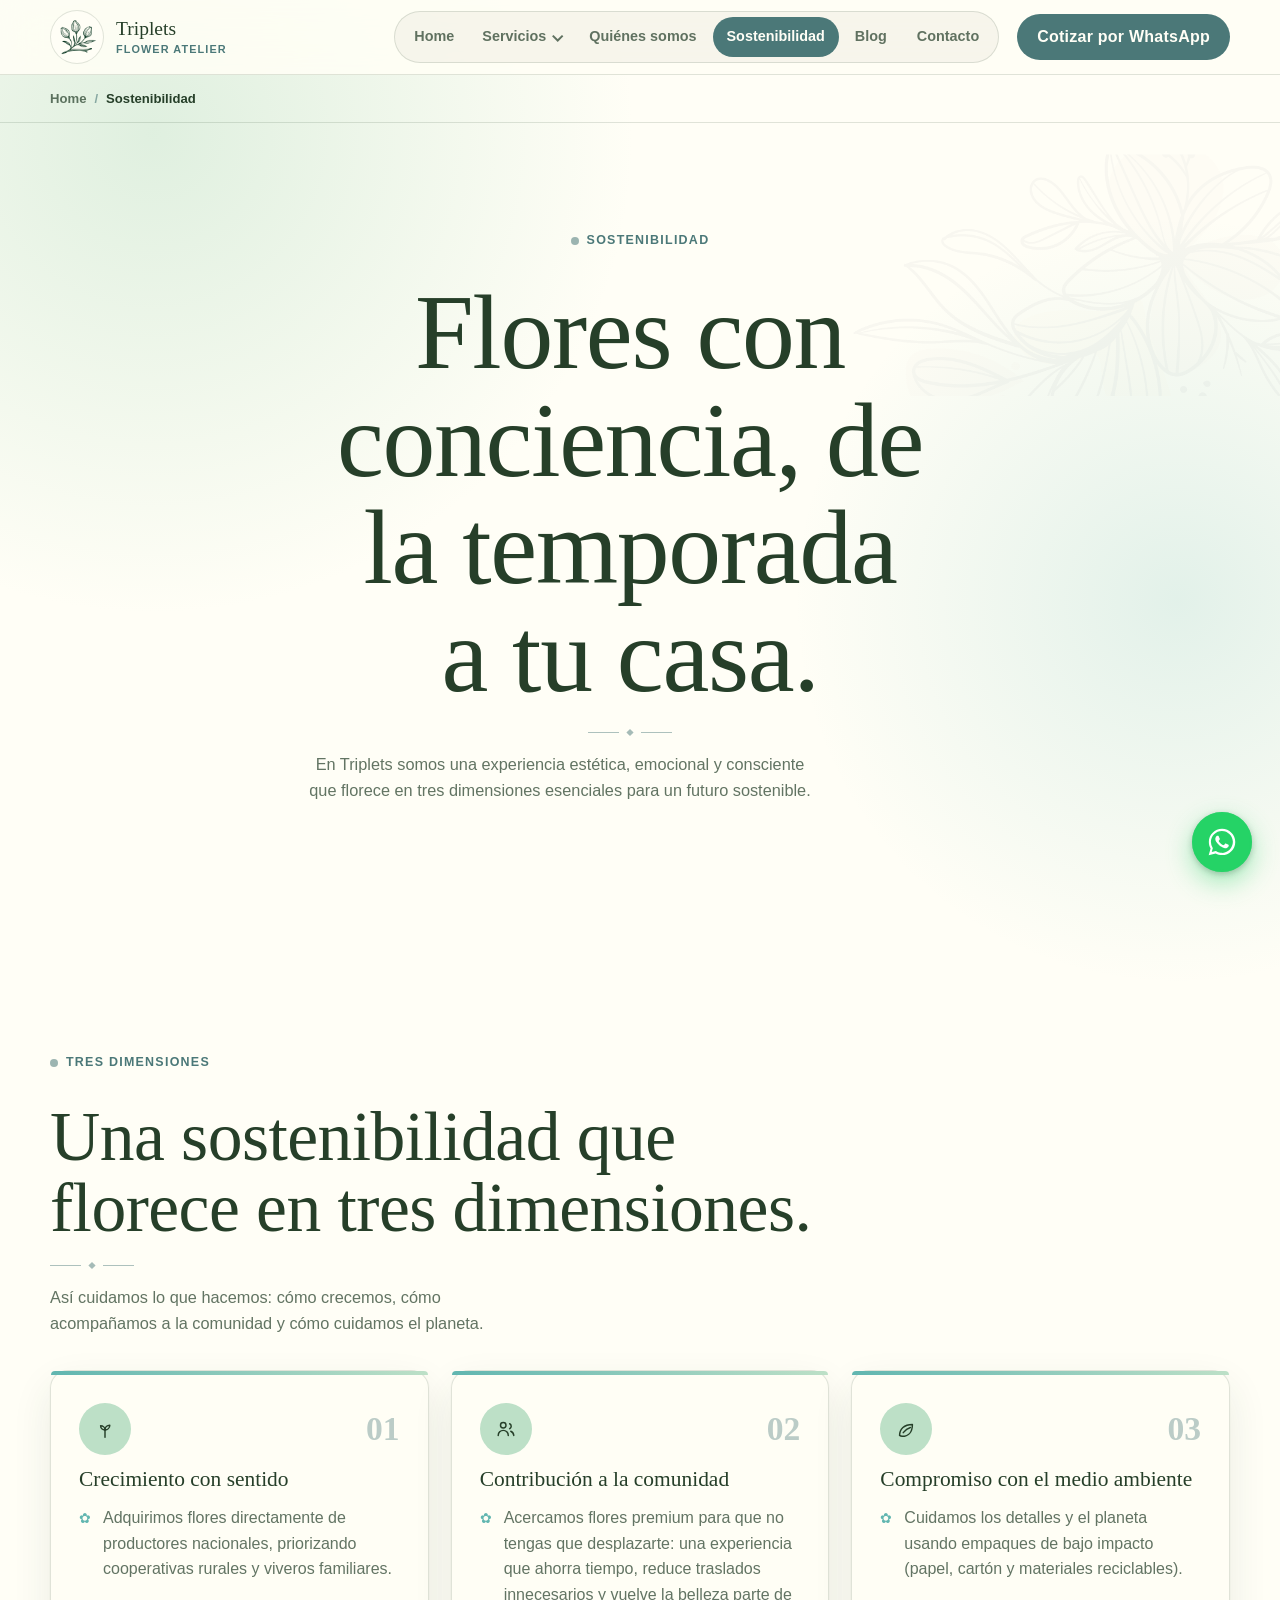
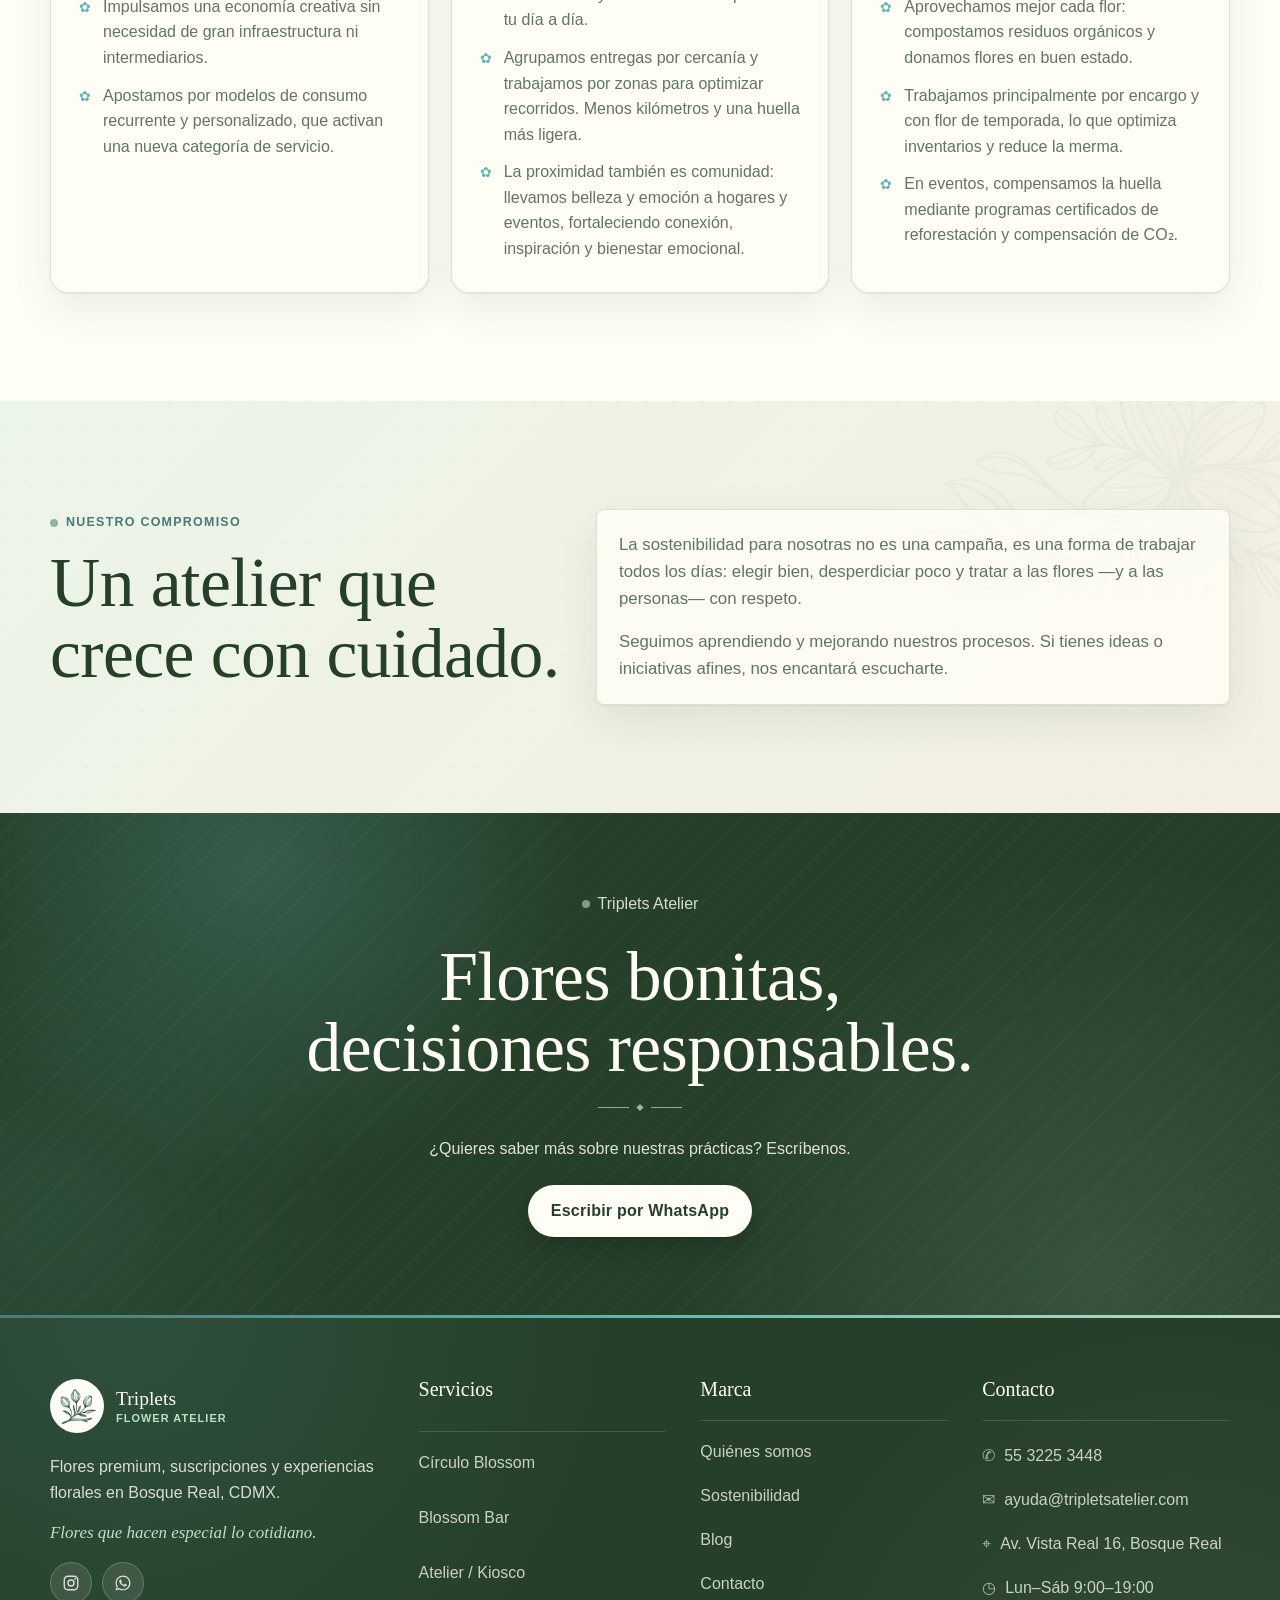
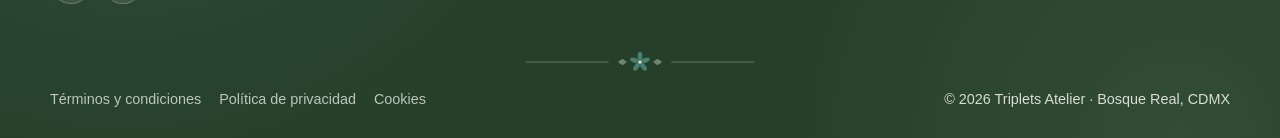
<file: sostenibilidad.html>
<!DOCTYPE html>
<html lang="es-MX">
<head>
  <meta charset="UTF-8" />
  <meta name="viewport" content="width=device-width, initial-scale=1.0" />
  <meta name="description" content="Sostenibilidad en Triplets Atelier — flores de temporada, abastecimiento local y prácticas conscientes en Bosque Real." />
  <title>Sostenibilidad | Triplets Atelier</title>

  <link rel="canonical" href="https://www.tripletsatelier.com/sostenibilidad.html" />
  <meta property="og:title" content="Sostenibilidad | Triplets Atelier" />
  <meta property="og:description" content="Sostenibilidad en Triplets Atelier — flores de temporada, abastecimiento local y prácticas conscientes en Bosque Real." />
  <meta property="og:image" content="https://www.tripletsatelier.com/images/og-triplets.jpg" />
  <meta property="og:image:width" content="1200" />
  <meta property="og:image:height" content="630" />
  <meta property="og:image:alt" content="Triplets Atelier — Flores que hacen especial lo cotidiano." />
  <meta property="og:site_name" content="Triplets Atelier" />
  <meta property="og:locale" content="es_MX" />
  <meta property="og:url" content="https://www.tripletsatelier.com/sostenibilidad.html" />
  <meta property="og:type" content="website" />
  <meta name="twitter:card" content="summary_large_image" />

  <meta name="theme-color" content="#fffef6" />
  <link rel="icon" href="images/cropped-icon.png" />
  <link rel="apple-touch-icon" href="images/cropped-icon.png" />
  <link rel="stylesheet" href="css/styles.css" />
  <link rel="stylesheet" href="css/styles-v2-premium.css" />
</head>
<body>
  <a class="skip-link" href="#main">Saltar al contenido</a>

  <header class="site-header" data-header>
    <nav class="navbar container" aria-label="Navegación principal">
      <a href="./index.html" class="brand" aria-label="Inicio · Triplets Atelier">
        <span class="brand-logo-wrap">
          <img src="images/cropped-icon.png" alt="" class="brand-logo" width="512" height="512" />
        </span>
        <span class="brand-copy">
          <strong>Triplets</strong>
          <span>Flower Atelier</span>
        </span>
      </a>

      <button class="menu-toggle" id="menuToggle" type="button" aria-label="Abrir menú" aria-expanded="false" aria-controls="navPanel">
        <span></span>
        <span></span>
      </button>

      <div class="nav-panel" id="navPanel">
        <ul class="nav-links">
          <li><a href="./index.html">Home</a></li>
          <li class="has-dropdown">
            <button class="nav-dropdown-toggle" type="button" aria-expanded="false" aria-haspopup="true">Servicios</button>
            <ul class="dropdown-menu">
              <li><a href="./circulo-blossom.html">Círculo Blossom</a></li>
              <li><a href="./blossom-bar.html">Blossom Bar</a></li>
              <li><a href="./atelier-kiosco.html">Atelier / Kiosco</a></li>
            </ul>
          </li>
          <li><a href="./quienes-somos.html">Quiénes somos</a></li>
          <li><a class="active" aria-current="page" href="./sostenibilidad.html">Sostenibilidad</a></li>
          <li><a href="./blog.html">Blog</a></li>
          <li><a href="./contacto.html">Contacto</a></li>
        </ul>

        <a class="nav-cta" href="https://wa.me/525532253448?text=Hola%20Triplets%2C%20quiero%20cotizar" target="_blank" rel="noopener">
          Cotizar por WhatsApp
        </a>
      </div>
    </nav>
  </header>

  <nav class="breadcrumb" aria-label="Ruta de navegación">
    <div class="container">
      <ol>
        <li><a href="./index.html">Home</a></li>
        <li aria-current="page">Sostenibilidad</li>
      </ol>
    </div>
  </nav>

  <main id="main">
    <section class="section sustainability-hero has-watermark" aria-labelledby="sus-title">
      <img class="floral-watermark sustainability-watermark" src="images/f1.png" alt="" aria-hidden="true" />
      <div class="container section-heading reveal" style="margin-inline:auto; text-align:center;">
        <p class="eyebrow section-label" style="margin-inline:auto; justify-content:center;">Sostenibilidad</p>
        <h1 id="sus-title">Flores con conciencia, de la temporada a tu casa.</h1>
        <p>
          En Triplets somos una experiencia estética, emocional y consciente que florece en
          tres dimensiones esenciales para un futuro sostenible.
        </p>
      </div>
    </section>

    <section class="section sustainability-section" aria-labelledby="dimensiones-title">
      <div class="container">
        <div class="section-heading reveal">
          <p class="eyebrow section-label">Tres dimensiones</p>
          <h2 id="dimensiones-title">Una sostenibilidad que florece en tres dimensiones.</h2>
          <p>Así cuidamos lo que hacemos: cómo crecemos, cómo acompañamos a la comunidad y cómo cuidamos el planeta.</p>
        </div>

        <div class="sustainability-grid reveal-stagger">
          <article class="sustainability-card">
            <div class="sustainability-card-head">
              <span class="sustainability-card-icon" aria-hidden="true">
                <svg viewBox="0 0 24 24" width="22" height="22" fill="none" stroke="currentColor" stroke-width="1.6" stroke-linecap="round" stroke-linejoin="round">
                  <path d="M12 21v-8" />
                  <path d="M12 13c0-3 2.3-5.2 5.2-5.2C17.2 10.8 14.9 13 12 13Z" />
                  <path d="M12 13c0-2.6-2.1-4.6-4.8-4.6C7.2 11 9.3 13 12 13Z" />
                </svg>
              </span>
              <span class="sustainability-card-index" aria-hidden="true">01</span>
            </div>
            <h3>Crecimiento con sentido</h3>
            <ul class="sustainability-list">
              <li>Adquirimos flores directamente de productores nacionales, priorizando cooperativas rurales y viveros familiares.</li>
              <li>Impulsamos una economía creativa sin necesidad de gran infraestructura ni intermediarios.</li>
              <li>Apostamos por modelos de consumo recurrente y personalizado, que activan una nueva categoría de servicio.</li>
            </ul>
          </article>

          <article class="sustainability-card">
            <div class="sustainability-card-head">
              <span class="sustainability-card-icon" aria-hidden="true">
                <svg viewBox="0 0 24 24" width="22" height="22" fill="none" stroke="currentColor" stroke-width="1.6" stroke-linecap="round" stroke-linejoin="round">
                  <circle cx="9" cy="8" r="3" />
                  <path d="M3.5 19a5.5 5.5 0 0 1 11 0" />
                  <path d="M16 6.3a3 3 0 0 1 0 5.4" />
                  <path d="M17.2 14.5A5.5 5.5 0 0 1 20.5 19" />
                </svg>
              </span>
              <span class="sustainability-card-index" aria-hidden="true">02</span>
            </div>
            <h3>Contribución a la comunidad</h3>
            <ul class="sustainability-list">
              <li>Acercamos flores premium para que no tengas que desplazarte: una experiencia que ahorra tiempo, reduce traslados innecesarios y vuelve la belleza parte de tu día a día.</li>
              <li>Agrupamos entregas por cercanía y trabajamos por zonas para optimizar recorridos. Menos kilómetros y una huella más ligera.</li>
              <li>La proximidad también es comunidad: llevamos belleza y emoción a hogares y eventos, fortaleciendo conexión, inspiración y bienestar emocional.</li>
            </ul>
          </article>

          <article class="sustainability-card">
            <div class="sustainability-card-head">
              <span class="sustainability-card-icon" aria-hidden="true">
                <svg viewBox="0 0 24 24" width="22" height="22" fill="none" stroke="currentColor" stroke-width="1.6" stroke-linecap="round" stroke-linejoin="round">
                  <path d="M5 19c0-7 5-12 14-12 0 9-5 13-11 13a4.4 4.4 0 0 1-3-1Z" />
                  <path d="M9 16c2.4-3 4.6-4.7 7.8-5.6" />
                </svg>
              </span>
              <span class="sustainability-card-index" aria-hidden="true">03</span>
            </div>
            <h3>Compromiso con el medio ambiente</h3>
            <ul class="sustainability-list">
              <li>Cuidamos los detalles y el planeta usando empaques de bajo impacto (papel, cartón y materiales reciclables).</li>
              <li>Aprovechamos mejor cada flor: compostamos residuos orgánicos y donamos flores en buen estado.</li>
              <li>Trabajamos principalmente por encargo y con flor de temporada, lo que optimiza inventarios y reduce la merma.</li>
              <li>En eventos, compensamos la huella mediante programas certificados de reforestación y compensación de CO₂.</li>
            </ul>
          </article>
        </div>
      </div>
    </section>

    <section class="section story-section" aria-labelledby="commit-title">
      <div class="container split-section">
        <div class="reveal">
          <p class="eyebrow section-label">Nuestro compromiso</p>
          <h2 id="commit-title">Un atelier que crece con cuidado.</h2>
        </div>
        <div class="content-panel editorial-panel reveal">
          <p>
            La sostenibilidad para nosotras no es una campaña, es una forma de trabajar todos los días:
            elegir bien, desperdiciar poco y tratar a las flores —y a las personas— con respeto.
          </p>
          <p>
            Seguimos aprendiendo y mejorando nuestros procesos. Si tienes ideas o iniciativas afines,
            nos encantará escucharte.
          </p>
        </div>
      </div>
    </section>

    <section class="final-cta" aria-labelledby="cta-title">
      <div class="container final-cta-inner reveal">
        <p class="section-label inverse">Triplets Atelier</p>
        <h2 id="cta-title">Flores bonitas, decisiones responsables.</h2>
        <p class="cta-sub">¿Quieres saber más sobre nuestras prácticas? Escríbenos.</p>
        <a class="btn btn-light" href="https://wa.me/525532253448?text=Hola%20Triplets%2C%20quiero%20saber%20m%C3%A1s%20sobre%20su%20sostenibilidad" target="_blank" rel="noopener">
          Escribir por WhatsApp
        </a>
      </div>
    </section>
  </main>

  <footer class="site-footer">
    <div class="container footer-grid">
      <div class="footer-brand">
        <a href="./index.html" class="brand footer-logo" aria-label="Inicio · Triplets Atelier">
          <span class="brand-logo-wrap">
            <img src="images/cropped-icon.png" alt="" class="brand-logo" width="512" height="512" loading="lazy" />
          </span>
          <span class="brand-copy">
            <strong>Triplets</strong>
            <span>Flower Atelier</span>
          </span>
        </a>
        <p>Flores premium, suscripciones y experiencias florales en Bosque Real, CDMX.</p>
        <p class="footer-tagline">Flores que hacen especial lo cotidiano.</p>
        <div class="footer-social">
          <a href="https://www.instagram.com/triplets___flowers/" target="_blank" rel="noopener" aria-label="Instagram de Triplets Atelier">
            <svg viewBox="0 0 24 24" width="18" height="18" aria-hidden="true"><rect x="3" y="3" width="18" height="18" rx="5" fill="none" stroke="currentColor" stroke-width="1.8"/><circle cx="12" cy="12" r="4" fill="none" stroke="currentColor" stroke-width="1.8"/><circle cx="17.4" cy="6.6" r="1.2" fill="currentColor"/></svg>
          </a>
          <a href="https://wa.me/525532253448" target="_blank" rel="noopener" aria-label="WhatsApp de Triplets Atelier">
            <svg viewBox="0 0 24 24" width="18" height="18" fill="currentColor" aria-hidden="true"><path d="M12.04 2C6.58 2 2.13 6.45 2.13 11.91c0 1.75.46 3.45 1.32 4.95L2 22l5.25-1.38c1.45.79 3.08 1.21 4.79 1.21 5.46 0 9.91-4.45 9.91-9.91C21.95 6.45 17.5 2 12.04 2zm0 18.13c-1.52 0-3.01-.41-4.3-1.18l-.31-.18-3.12.82.83-3.04-.2-.31a8.2 8.2 0 0 1-1.26-4.35c0-4.54 3.7-8.23 8.24-8.23 4.54 0 8.23 3.69 8.23 8.23 0 4.54-3.69 8.42-8.31 8.42zm4.52-6.16c-.25-.12-1.47-.72-1.69-.81-.23-.08-.39-.12-.56.13-.16.25-.64.81-.79.97-.14.17-.29.19-.54.06-.25-.12-1.05-.39-2-1.23-.74-.66-1.24-1.47-1.38-1.72-.14-.25-.02-.38.11-.51.11-.11.25-.29.37-.43.12-.14.16-.25.25-.41.08-.17.04-.31-.02-.43-.06-.12-.56-1.35-.77-1.85-.2-.48-.41-.42-.56-.43h-.48c-.17 0-.43.06-.66.31-.23.25-.86.85-.86 2.07 0 1.22.89 2.4 1.01 2.56.12.17 1.75 2.67 4.23 3.74.59.26 1.05.41 1.41.52.59.19 1.13.16 1.56.1.48-.07 1.47-.6 1.68-1.18.21-.58.21-1.07.14-1.18-.06-.11-.22-.17-.47-.29z"/></svg>
          </a>
        </div>
      </div>

      <div class="footer-column">
        <h3>Servicios</h3>
        <a href="./circulo-blossom.html">Círculo Blossom</a>
        <a href="./blossom-bar.html">Blossom Bar</a>
        <a href="./atelier-kiosco.html">Atelier / Kiosco</a>
      </div>

      <div class="footer-column">
        <h3>Marca</h3>
        <a href="./quienes-somos.html">Quiénes somos</a>
        <a href="./sostenibilidad.html">Sostenibilidad</a>
        <a href="./blog.html">Blog</a>
        <a href="./contacto.html">Contacto</a>
      </div>

      <div class="footer-column">
        <h3>Contacto</h3>
        <a class="footer-contact-row" href="https://wa.me/525532253448" target="_blank" rel="noopener"><span class="ic" aria-hidden="true">✆</span> 55 3225 3448</a>
        <a class="footer-contact-row" href="mailto:ayuda@tripletsatelier.com"><span class="ic" aria-hidden="true">✉</span> ayuda@tripletsatelier.com</a>
        <span class="footer-contact-row"><span class="ic" aria-hidden="true">⌖</span> Av. Vista Real 16, Bosque Real</span>
        <span class="footer-contact-row"><span class="ic" aria-hidden="true">◷</span> Lun–Sáb 9:00–19:00</span>
      </div>
    </div>

    <div class="container footer-ornament" aria-hidden="true">
      <svg viewBox="0 0 260 26" fill="none" xmlns="http://www.w3.org/2000/svg" aria-hidden="true" role="presentation" focusable="false">
        <line x1="6" y1="13" x2="96" y2="13" stroke="#bde0c7" stroke-opacity="0.4" stroke-width="1"/>
        <line x1="164" y1="13" x2="254" y2="13" stroke="#bde0c7" stroke-opacity="0.4" stroke-width="1"/>
        <path d="M106 13l5-3.5 5 3.5-5 3.5Z" fill="#bde0c7" fill-opacity="0.45"/>
        <path d="M144 13l5-3.5 5 3.5-5 3.5Z" fill="#bde0c7" fill-opacity="0.45"/>
        <g transform="translate(130 13)">
          <ellipse cx="0" cy="-6.5" rx="2.6" ry="4.6" fill="#61b6b0" fill-opacity="0.55"/>
          <ellipse cx="6.2" cy="-2" rx="2.6" ry="4.6" transform="rotate(72 6.2 -2)" fill="#61b6b0" fill-opacity="0.55"/>
          <ellipse cx="3.8" cy="5.3" rx="2.6" ry="4.6" transform="rotate(144 3.8 5.3)" fill="#61b6b0" fill-opacity="0.55"/>
          <ellipse cx="-3.8" cy="5.3" rx="2.6" ry="4.6" transform="rotate(-144 -3.8 5.3)" fill="#61b6b0" fill-opacity="0.55"/>
          <ellipse cx="-6.2" cy="-2" rx="2.6" ry="4.6" transform="rotate(-72 -6.2 -2)" fill="#61b6b0" fill-opacity="0.55"/>
          <circle cx="0" cy="0" r="2" fill="#fffef6" fill-opacity="0.8"/>
        </g>
      </svg>
    </div>

    <div class="container footer-bottom">
      <div class="footer-legal-links">
        <a href="./terminos.html">Términos y condiciones</a>
        <a href="./privacidad.html">Política de privacidad</a>
        <a href="./cookies.html">Cookies</a>
      </div>
      <p>© <span data-year>2026</span> Triplets Atelier · Bosque Real, CDMX</p>
    </div>
  </footer>

  <a class="wa-fab" href="https://wa.me/525532253448?text=Hola%20Triplets%2C%20quiero%20m%C3%A1s%20informaci%C3%B3n" target="_blank" rel="noopener" aria-label="Escríbenos por WhatsApp">
    <svg viewBox="0 0 24 24" width="32" height="32" fill="currentColor" aria-hidden="true"><path d="M12.04 2C6.58 2 2.13 6.45 2.13 11.91c0 1.75.46 3.45 1.32 4.95L2 22l5.25-1.38c1.45.79 3.08 1.21 4.79 1.21 5.46 0 9.91-4.45 9.91-9.91C21.95 6.45 17.5 2 12.04 2zm0 18.13c-1.52 0-3.01-.41-4.3-1.18l-.31-.18-3.12.82.83-3.04-.2-.31a8.2 8.2 0 0 1-1.26-4.35c0-4.54 3.7-8.23 8.24-8.23 4.54 0 8.23 3.69 8.23 8.23 0 4.54-3.69 8.42-8.31 8.42zm4.52-6.16c-.25-.12-1.47-.72-1.69-.81-.23-.08-.39-.12-.56.13-.16.25-.64.81-.79.97-.14.17-.29.19-.54.06-.25-.12-1.05-.39-2-1.23-.74-.66-1.24-1.47-1.38-1.72-.14-.25-.02-.38.11-.51.11-.11.25-.29.37-.43.12-.14.16-.25.25-.41.08-.17.04-.31-.02-.43-.06-.12-.56-1.35-.77-1.85-.2-.48-.41-.42-.56-.43h-.48c-.17 0-.43.06-.66.31-.23.25-.86.85-.86 2.07 0 1.22.89 2.4 1.01 2.56.12.17 1.75 2.67 4.23 3.74.59.26 1.05.41 1.41.52.59.19 1.13.16 1.56.1.48-.07 1.47-.6 1.68-1.18.21-.58.21-1.07.14-1.18-.06-.11-.22-.17-.47-.29z"/></svg>
  </a>

  <script src="js/main.js"></script>
</body>
</html>
</file>
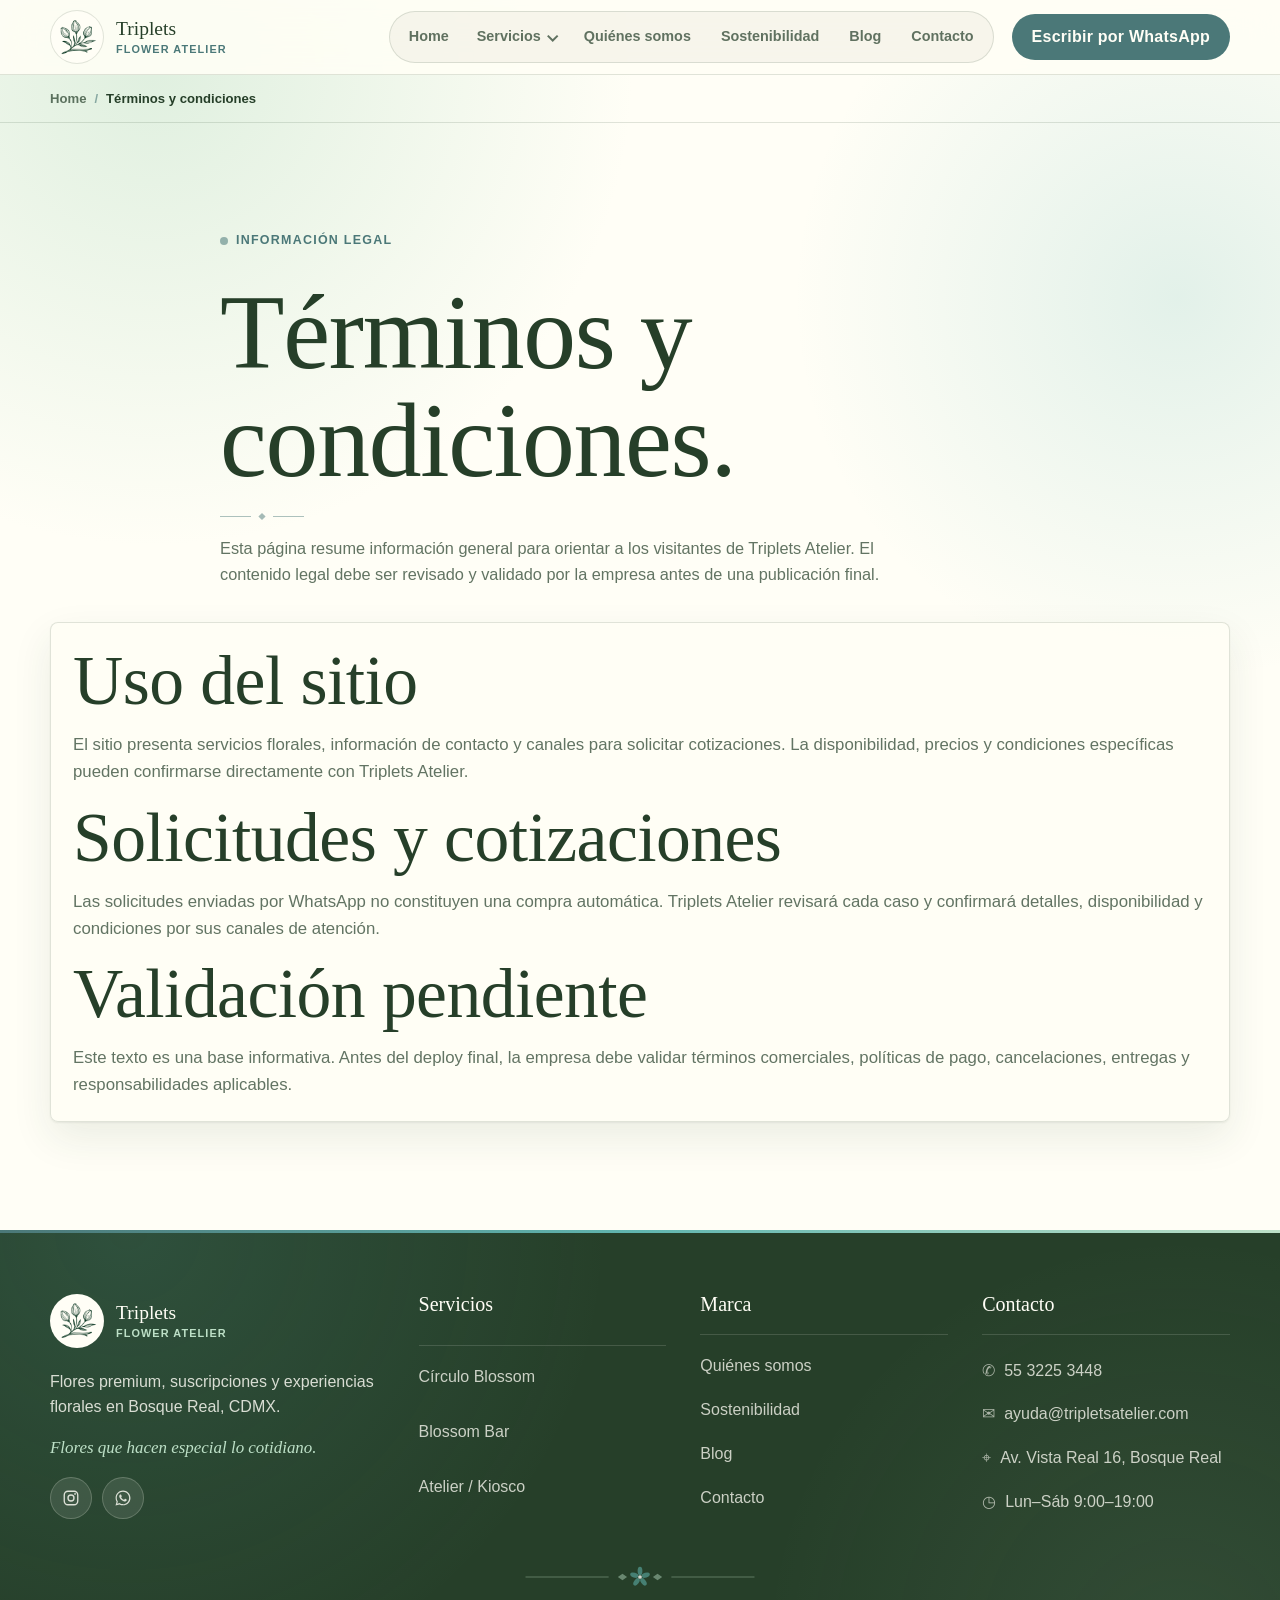
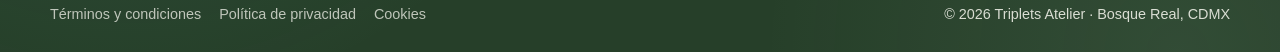
<file: terminos.html>
<!DOCTYPE html>
<html lang="es-MX">
<head>
  <meta charset="UTF-8" />
  <meta name="viewport" content="width=device-width, initial-scale=1.0" />
  <meta name="description" content="Términos y condiciones de Triplets Atelier. Información general sujeta a validación final por la empresa." />
  <title>Términos y condiciones | Triplets Atelier</title>

  <link rel="canonical" href="https://www.tripletsatelier.com/terminos.html" />
  <meta property="og:title" content="Términos y condiciones | Triplets Atelier" />
  <meta property="og:description" content="Términos y condiciones de Triplets Atelier. Información general sujeta a validación final por la empresa." />
  <meta property="og:image" content="https://www.tripletsatelier.com/images/og-triplets.jpg" />
  <meta property="og:image:width" content="1200" />
  <meta property="og:image:height" content="630" />
  <meta property="og:image:alt" content="Triplets Atelier — Flores que hacen especial lo cotidiano." />
  <meta property="og:site_name" content="Triplets Atelier" />
  <meta property="og:locale" content="es_MX" />
  <meta property="og:url" content="https://www.tripletsatelier.com/terminos.html" />
  <meta property="og:type" content="website" />
  <meta name="twitter:card" content="summary_large_image" />

  <meta name="theme-color" content="#fffef6" />
  <link rel="icon" href="images/cropped-icon.png" />
  <link rel="apple-touch-icon" href="images/cropped-icon.png" />
  <link rel="stylesheet" href="css/styles.css" />
  <link rel="stylesheet" href="css/styles-v2-premium.css" />
</head>
<body>
  <a class="skip-link" href="#main">Saltar al contenido</a>

  <header class="site-header" data-header>
    <nav class="navbar container" aria-label="Navegación principal">
      <a href="./index.html" class="brand" aria-label="Inicio · Triplets Atelier">
        <span class="brand-logo-wrap">
          <img src="images/cropped-icon.png" alt="" class="brand-logo" width="512" height="512" />
        </span>
        <span class="brand-copy">
          <strong>Triplets</strong>
          <span>Flower Atelier</span>
        </span>
      </a>

      <button class="menu-toggle" id="menuToggle" type="button" aria-label="Abrir menú" aria-expanded="false" aria-controls="navPanel">
        <span></span>
        <span></span>
      </button>

      <div class="nav-panel" id="navPanel">
        <ul class="nav-links">
          <li><a href="./index.html">Home</a></li>
          <li class="has-dropdown">
            <button class="nav-dropdown-toggle" type="button" aria-expanded="false" aria-haspopup="true">Servicios</button>
            <ul class="dropdown-menu">
              <li><a href="./circulo-blossom.html">Círculo Blossom</a></li>
              <li><a href="./blossom-bar.html">Blossom Bar</a></li>
              <li><a href="./atelier-kiosco.html">Atelier / Kiosco</a></li>
            </ul>
          </li>
          <li><a href="./quienes-somos.html">Quiénes somos</a></li>
          <li><a href="./sostenibilidad.html">Sostenibilidad</a></li>
          <li><a href="./blog.html">Blog</a></li>
          <li><a href="./contacto.html">Contacto</a></li>
        </ul>

        <a class="nav-cta" href="https://wa.me/525532253448?text=Hola%20Triplets%2C%20tengo%20una%20duda" target="_blank" rel="noopener">
          Escribir por WhatsApp
        </a>
      </div>
    </nav>
  </header>

  <nav class="breadcrumb" aria-label="Ruta de navegación">
    <div class="container">
      <ol>
        <li><a href="./index.html">Home</a></li>
        <li aria-current="page">Términos y condiciones</li>
      </ol>
    </div>
  </nav>

  <main id="main">
    <section class="section" aria-labelledby="legal-title">
      <div class="container section-heading reveal">
        <p class="eyebrow section-label">Información legal</p>
        <h1 id="legal-title">Términos y condiciones.</h1>
        <p>Esta página resume información general para orientar a los visitantes de Triplets Atelier. El contenido legal debe ser revisado y validado por la empresa antes de una publicación final.</p>
      </div>
      <div class="container content-panel editorial-panel reveal">
        <h2>Uso del sitio</h2>
        <p>El sitio presenta servicios florales, información de contacto y canales para solicitar cotizaciones. La disponibilidad, precios y condiciones específicas pueden confirmarse directamente con Triplets Atelier.</p>
        <h2>Solicitudes y cotizaciones</h2>
        <p>Las solicitudes enviadas por WhatsApp no constituyen una compra automática. Triplets Atelier revisará cada caso y confirmará detalles, disponibilidad y condiciones por sus canales de atención.</p>
        <h2>Validación pendiente</h2>
        <p>Este texto es una base informativa. Antes del deploy final, la empresa debe validar términos comerciales, políticas de pago, cancelaciones, entregas y responsabilidades aplicables.</p>
      </div>
    </section>
  </main>

  <footer class="site-footer">
    <div class="container footer-grid">
      <div class="footer-brand">
        <a href="./index.html" class="brand footer-logo" aria-label="Inicio · Triplets Atelier">
          <span class="brand-logo-wrap">
            <img src="images/cropped-icon.png" alt="" class="brand-logo" width="512" height="512" loading="lazy" />
          </span>
          <span class="brand-copy">
            <strong>Triplets</strong>
            <span>Flower Atelier</span>
          </span>
        </a>
        <p>Flores premium, suscripciones y experiencias florales en Bosque Real, CDMX.</p>
        <p class="footer-tagline">Flores que hacen especial lo cotidiano.</p>
        <div class="footer-social">
          <a href="https://www.instagram.com/triplets___flowers/" target="_blank" rel="noopener" aria-label="Instagram de Triplets Atelier">
            <svg viewBox="0 0 24 24" width="18" height="18" aria-hidden="true"><rect x="3" y="3" width="18" height="18" rx="5" fill="none" stroke="currentColor" stroke-width="1.8"/><circle cx="12" cy="12" r="4" fill="none" stroke="currentColor" stroke-width="1.8"/><circle cx="17.4" cy="6.6" r="1.2" fill="currentColor"/></svg>
          </a>
          <a href="https://wa.me/525532253448" target="_blank" rel="noopener" aria-label="WhatsApp de Triplets Atelier">
            <svg viewBox="0 0 24 24" width="18" height="18" fill="currentColor" aria-hidden="true"><path d="M12.04 2C6.58 2 2.13 6.45 2.13 11.91c0 1.75.46 3.45 1.32 4.95L2 22l5.25-1.38c1.45.79 3.08 1.21 4.79 1.21 5.46 0 9.91-4.45 9.91-9.91C21.95 6.45 17.5 2 12.04 2zm0 18.13c-1.52 0-3.01-.41-4.3-1.18l-.31-.18-3.12.82.83-3.04-.2-.31a8.2 8.2 0 0 1-1.26-4.35c0-4.54 3.7-8.23 8.24-8.23 4.54 0 8.23 3.69 8.23 8.23 0 4.54-3.69 8.42-8.31 8.42zm4.52-6.16c-.25-.12-1.47-.72-1.69-.81-.23-.08-.39-.12-.56.13-.16.25-.64.81-.79.97-.14.17-.29.19-.54.06-.25-.12-1.05-.39-2-1.23-.74-.66-1.24-1.47-1.38-1.72-.14-.25-.02-.38.11-.51.11-.11.25-.29.37-.43.12-.14.16-.25.25-.41.08-.17.04-.31-.02-.43-.06-.12-.56-1.35-.77-1.85-.2-.48-.41-.42-.56-.43h-.48c-.17 0-.43.06-.66.31-.23.25-.86.85-.86 2.07 0 1.22.89 2.4 1.01 2.56.12.17 1.75 2.67 4.23 3.74.59.26 1.05.41 1.41.52.59.19 1.13.16 1.56.1.48-.07 1.47-.6 1.68-1.18.21-.58.21-1.07.14-1.18-.06-.11-.22-.17-.47-.29z"/></svg>
          </a>
        </div>
      </div>

      <div class="footer-column">
        <h3>Servicios</h3>
        <a href="./circulo-blossom.html">Círculo Blossom</a>
        <a href="./blossom-bar.html">Blossom Bar</a>
        <a href="./atelier-kiosco.html">Atelier / Kiosco</a>
      </div>

      <div class="footer-column">
        <h3>Marca</h3>
        <a href="./quienes-somos.html">Quiénes somos</a>
        <a href="./sostenibilidad.html">Sostenibilidad</a>
        <a href="./blog.html">Blog</a>
        <a href="./contacto.html">Contacto</a>
      </div>

      <div class="footer-column">
        <h3>Contacto</h3>
        <a class="footer-contact-row" href="https://wa.me/525532253448" target="_blank" rel="noopener"><span class="ic" aria-hidden="true">✆</span> 55 3225 3448</a>
        <a class="footer-contact-row" href="mailto:ayuda@tripletsatelier.com"><span class="ic" aria-hidden="true">✉</span> ayuda@tripletsatelier.com</a>
        <span class="footer-contact-row"><span class="ic" aria-hidden="true">⌖</span> Av. Vista Real 16, Bosque Real</span>
        <span class="footer-contact-row"><span class="ic" aria-hidden="true">◷</span> Lun&ndash;Sáb 9:00&ndash;19:00</span>
      </div>
    </div>

    <div class="container footer-ornament" aria-hidden="true">
      <svg viewBox="0 0 260 26" fill="none" xmlns="http://www.w3.org/2000/svg" aria-hidden="true" role="presentation" focusable="false">
        <line x1="6" y1="13" x2="96" y2="13" stroke="#bde0c7" stroke-opacity="0.4" stroke-width="1"/>
        <line x1="164" y1="13" x2="254" y2="13" stroke="#bde0c7" stroke-opacity="0.4" stroke-width="1"/>
        <path d="M106 13l5-3.5 5 3.5-5 3.5Z" fill="#bde0c7" fill-opacity="0.45"/>
        <path d="M144 13l5-3.5 5 3.5-5 3.5Z" fill="#bde0c7" fill-opacity="0.45"/>
        <g transform="translate(130 13)">
          <ellipse cx="0" cy="-6.5" rx="2.6" ry="4.6" fill="#61b6b0" fill-opacity="0.55"/>
          <ellipse cx="6.2" cy="-2" rx="2.6" ry="4.6" transform="rotate(72 6.2 -2)" fill="#61b6b0" fill-opacity="0.55"/>
          <ellipse cx="3.8" cy="5.3" rx="2.6" ry="4.6" transform="rotate(144 3.8 5.3)" fill="#61b6b0" fill-opacity="0.55"/>
          <ellipse cx="-3.8" cy="5.3" rx="2.6" ry="4.6" transform="rotate(-144 -3.8 5.3)" fill="#61b6b0" fill-opacity="0.55"/>
          <ellipse cx="-6.2" cy="-2" rx="2.6" ry="4.6" transform="rotate(-72 -6.2 -2)" fill="#61b6b0" fill-opacity="0.55"/>
          <circle cx="0" cy="0" r="2" fill="#fffef6" fill-opacity="0.8"/>
        </g>
      </svg>
    </div>

    <div class="container footer-bottom">
      <div class="footer-legal-links">
        <a href="./terminos.html">Términos y condiciones</a>
        <a href="./privacidad.html">Política de privacidad</a>
        <a href="./cookies.html">Cookies</a>
      </div>
      <p>© <span data-year>2026</span> Triplets Atelier · Bosque Real, CDMX</p>
    </div>
  </footer>

  <script src="js/main.js"></script>
</body>
</html>
</file>
<file: css/styles.css>
/* ================================
   Triplets Atelier Redesign
   Home + brand palette
   ================================ */

:root {
  --color-deep-teal: #4b7878;
  --color-cream: #fffef6;
  --color-mint: #61b6b0;
  --color-forest: #263f29;
  --color-stone: #e2dfd3;
  --color-pale-green: #bde0c7;
  --color-sand: #dfd5bd;

  --color-white-soft: rgba(255, 254, 246, 0.88);
  --color-text-muted: rgba(38, 63, 41, 0.72);
  --color-border: rgba(38, 63, 41, 0.14);
  --color-border-strong: rgba(38, 63, 41, 0.24);

  --font-title: Georgia, "Times New Roman", serif;
  --font-body: Arial, Helvetica, sans-serif;

  --radius-card: 8px;
  --radius-soft: 26px;
  --shadow-small: 0 14px 38px rgba(38, 63, 41, 0.08);
  --shadow-large: 0 28px 80px rgba(38, 63, 41, 0.14);

  --container: 1180px;
  --section-padding: 82px 0;
  --header-height: 74px;
}

* {
  box-sizing: border-box;
  margin: 0;
  padding: 0;
}

html {
  scroll-behavior: smooth;
}

body {
  background:
    radial-gradient(circle at 12% 4%, rgba(189, 224, 199, 0.48), transparent 30rem),
    radial-gradient(circle at 92% 18%, rgba(97, 182, 176, 0.18), transparent 24rem),
    var(--color-cream);
  color: var(--color-forest);
  font-family: var(--font-body);
  line-height: 1.6;
  min-width: 320px;
}

body.nav-open {
  overflow: hidden;
}

a {
  color: inherit;
  text-decoration: none;
}

button,
input,
select,
textarea {
  font: inherit;
}

.container {
  margin: 0 auto;
  width: min(100% - 32px, var(--container));
}

.section {
  padding: var(--section-padding);
}

.eyebrow {
  color: var(--color-deep-teal);
  font-size: 0.78rem;
  font-weight: 800;
  margin-bottom: 14px;
  text-transform: uppercase;
}

h1,
h2,
h3 {
  color: var(--color-forest);
  font-family: var(--font-title);
  font-weight: 500;
  line-height: 1.02;
}

h1 {
  font-size: clamp(3rem, 11vw, 6.45rem);
  max-width: 820px;
}

h2 {
  font-size: clamp(2.1rem, 7vw, 4.35rem);
  max-width: 850px;
}

h3 {
  font-size: clamp(1.45rem, 4.6vw, 2rem);
}

/* Header */

.site-header {
  background: rgba(255, 254, 246, 0.9);
  border-bottom: 1px solid var(--color-border);
  backdrop-filter: blur(18px);
  position: sticky;
  top: 0;
  z-index: 40;
}

.site-header.is-scrolled {
  box-shadow: 0 12px 30px rgba(38, 63, 41, 0.08);
}

.navbar {
  align-items: center;
  display: grid;
  gap: 12px;
  grid-template-columns: 1fr auto auto;
  min-height: var(--header-height);
  position: relative;
}

.brand {
  align-items: center;
  display: inline-flex;
  gap: 12px;
  min-width: 0;
  position: relative;
  z-index: 45;
}

.brand-mark {
  align-items: center;
  background: var(--color-forest);
  border-radius: 50%;
  color: var(--color-cream);
  display: inline-flex;
  flex: 0 0 auto;
  font-family: var(--font-title);
  font-size: 0.88rem;
  height: 42px;
  justify-content: center;
  width: 42px;
}

.brand-copy {
  display: grid;
  line-height: 1;
}

.brand-copy strong {
  font-family: var(--font-title);
  font-size: 1.22rem;
  font-weight: 500;
}

.brand-copy span {
  color: var(--color-deep-teal);
  font-size: 0.68rem;
  font-weight: 800;
  margin-top: 5px;
  text-transform: uppercase;
}

.nav-location {
  background: rgba(226, 223, 211, 0.45);
  border: 1px solid var(--color-border);
  border-radius: 999px;
  color: var(--color-forest);
  display: none;
  font-size: 0.84rem;
  font-weight: 800;
  padding: 8px 12px;
}

.menu-toggle {
  align-items: center;
  background: var(--color-cream);
  border: 1px solid var(--color-border-strong);
  border-radius: 999px;
  cursor: pointer;
  display: inline-flex;
  flex-direction: column;
  gap: 5px;
  height: 42px;
  justify-content: center;
  position: relative;
  width: 42px;
  z-index: 45;
}

.menu-toggle span {
  background: var(--color-forest);
  display: block;
  height: 2px;
  transition: transform 180ms ease;
  width: 17px;
}

.menu-toggle[aria-expanded="true"] span:first-child {
  transform: translateY(3.5px) rotate(45deg);
}

.menu-toggle[aria-expanded="true"] span:last-child {
  transform: translateY(-3.5px) rotate(-45deg);
}

.nav-panel {
  background: rgba(255, 254, 246, 0.98);
  border: 1px solid var(--color-border);
  box-shadow: var(--shadow-large);
  display: grid;
  gap: 18px;
  left: 16px;
  opacity: 0;
  padding: 24px;
  pointer-events: none;
  position: fixed;
  right: 16px;
  top: calc(var(--header-height) + 12px);
  transform: translateY(-10px);
  transition: opacity 180ms ease, transform 180ms ease;
}

.nav-panel.is-open {
  opacity: 1;
  pointer-events: auto;
  transform: translateY(0);
}

.nav-links {
  display: grid;
  gap: 4px;
  list-style: none;
}

.nav-links a,
.nav-dropdown-toggle {
  border-radius: var(--radius-card);
  background: transparent;
  border: 0;
  color: var(--color-text-muted);
  display: block;
  cursor: pointer;
  font-weight: 800;
  padding: 11px 0;
  text-align: left;
  transition: background 180ms ease, color 180ms ease, padding 180ms ease;
  width: 100%;
}

.nav-links a:hover,
.nav-dropdown-toggle:hover,
.has-dropdown.is-dropdown-open .nav-dropdown-toggle {
  background: rgba(189, 224, 199, 0.4);
  color: var(--color-forest);
  padding-left: 10px;
}

.has-dropdown {
  position: relative;
}

.dropdown-menu {
  display: grid;
  gap: 4px;
  list-style: none;
  max-height: 0;
  overflow: hidden;
  padding-left: 12px;
  transition: max-height 180ms ease, margin 180ms ease;
  visibility: hidden;
}

.has-dropdown.is-dropdown-open .dropdown-menu {
  margin-top: 6px;
  max-height: 240px;
  visibility: visible;
}

.dropdown-menu a {
  font-size: 0.94rem;
  padding: 9px 0 9px 12px;
}

.nav-cta {
  align-items: center;
  background: var(--color-deep-teal);
  border-radius: 999px;
  color: var(--color-cream);
  display: inline-flex;
  font-weight: 800;
  justify-content: center;
  min-height: 46px;
  padding: 0 20px;
  transition: background 180ms ease, transform 180ms ease;
}

.nav-cta:hover {
  background: var(--color-forest);
  transform: translateY(-1px);
}

/* Buttons */

.btn {
  align-items: center;
  border-radius: 999px;
  display: inline-flex;
  font-weight: 800;
  justify-content: center;
  min-height: 52px;
  padding: 0 23px;
  transition: background 180ms ease, border-color 180ms ease, color 180ms ease, transform 180ms ease;
}

.btn:hover {
  transform: translateY(-2px);
}

.btn-primary {
  background: var(--color-deep-teal);
  color: var(--color-cream);
}

.btn-primary:hover {
  background: var(--color-forest);
}

.btn-secondary {
  background: rgba(255, 254, 246, 0.68);
  border: 1px solid var(--color-border-strong);
  color: var(--color-forest);
}

.btn-secondary:hover {
  border-color: var(--color-deep-teal);
}

.btn-light {
  background: var(--color-cream);
  color: var(--color-forest);
}

.btn-light:hover {
  background: var(--color-pale-green);
}

/* Hero */

.hero {
  min-height: calc(100vh - var(--header-height));
  overflow: hidden;
  padding: 42px 0 66px;
  position: relative;
}

.hero::before,
.hero::after {
  border-radius: 50%;
  content: "";
  pointer-events: none;
  position: absolute;
  z-index: -1;
}

.hero::before {
  background: rgba(189, 224, 199, 0.5);
  height: 260px;
  right: -138px;
  top: 92px;
  width: 260px;
}

.hero::after {
  background: rgba(223, 213, 189, 0.7);
  bottom: 20px;
  height: 210px;
  left: -110px;
  width: 210px;
}

.hero-grid {
  align-items: center;
  display: grid;
  gap: 42px;
}

.hero-copy {
  max-width: 820px;
}

.hero-text {
  color: var(--color-text-muted);
  font-size: 1.08rem;
  margin-top: 22px;
  max-width: 650px;
}

.hero-actions {
  display: flex;
  flex-wrap: wrap;
  gap: 12px;
  margin-top: 30px;
}

.hero-summary {
  border-top: 1px solid var(--color-border);
  display: grid;
  gap: 10px;
  margin-top: 34px;
  padding-top: 20px;
}

.hero-summary a {
  align-items: center;
  background: rgba(255, 254, 246, 0.74);
  border: 1px solid var(--color-border);
  border-radius: var(--radius-card);
  box-shadow: 0 10px 24px rgba(38, 63, 41, 0.04);
  color: var(--color-forest);
  display: flex;
  gap: 12px;
  min-height: 58px;
  padding: 12px 14px;
  transition: border-color 180ms ease, transform 180ms ease;
}

.hero-summary a:hover {
  border-color: var(--color-deep-teal);
  transform: translateY(-2px);
}

.hero-summary span {
  color: var(--color-deep-teal);
  font-family: var(--font-title);
  font-size: 1.32rem;
}

.hero-visual {
  min-height: 520px;
  position: relative;
}

.hero-frame {
  background:
    linear-gradient(150deg, rgba(255, 254, 246, 0.85), rgba(226, 223, 211, 0.72)),
    radial-gradient(circle at 68% 18%, rgba(97, 182, 176, 0.38), transparent 34%),
    radial-gradient(circle at 24% 78%, rgba(189, 224, 199, 0.64), transparent 30%);
  border: 1px solid var(--color-border);
  border-radius: var(--radius-card);
  box-shadow: var(--shadow-large);
  height: 430px;
  left: 50%;
  overflow: hidden;
  position: absolute;
  top: 36px;
  transform: translateX(-50%) rotate(-2deg);
  width: min(82vw, 330px);
}

.hero-frame::before {
  background: rgba(75, 120, 120, 0.08);
  content: "";
  height: 180px;
  left: -58px;
  position: absolute;
  top: -42px;
  transform: rotate(19deg);
  width: 180px;
}

.hero-frame::after {
  background: var(--color-border);
  bottom: 34px;
  content: "";
  height: 1px;
  left: 34px;
  position: absolute;
  right: 34px;
}

.stem {
  background: var(--color-forest);
  bottom: 86px;
  height: 214px;
  position: absolute;
  transform-origin: bottom;
  width: 2px;
}

.stem-one {
  left: 44%;
  transform: rotate(-16deg);
}

.stem-two {
  left: 51%;
  transform: rotate(6deg);
}

.stem-three {
  left: 58%;
  transform: rotate(18deg);
}

.petal {
  border-radius: 64% 36% 68% 32%;
  position: absolute;
}

.petal-one {
  background: var(--color-mint);
  height: 82px;
  left: 104px;
  top: 112px;
  transform: rotate(-26deg);
  width: 62px;
}

.petal-two {
  background: var(--color-pale-green);
  height: 118px;
  left: 146px;
  top: 66px;
  transform: rotate(16deg);
  width: 88px;
}

.petal-three {
  background: var(--color-deep-teal);
  height: 84px;
  left: 198px;
  top: 142px;
  transform: rotate(30deg);
  width: 60px;
}

.vase {
  background:
    linear-gradient(180deg, rgba(255, 254, 246, 0.78), rgba(255, 254, 246, 0.38)),
    var(--color-stone);
  border: 1px solid var(--color-border-strong);
  border-radius: 42% 42% 8px 8px;
  bottom: 70px;
  height: 118px;
  left: 50%;
  position: absolute;
  transform: translateX(-50%);
  width: 112px;
}

.hero-note,
.hero-badge {
  background: rgba(255, 254, 246, 0.93);
  border: 1px solid var(--color-border);
  border-radius: var(--radius-card);
  box-shadow: var(--shadow-small);
  position: absolute;
}

.hero-note {
  display: grid;
  gap: 4px;
  padding: 16px;
  width: min(74vw, 232px);
}

.hero-note span {
  color: var(--color-deep-teal);
  font-size: 0.78rem;
  font-weight: 800;
  text-transform: uppercase;
}

.hero-note strong {
  color: var(--color-forest);
  font-family: var(--font-title);
  font-size: 1.35rem;
  font-weight: 500;
}

.hero-note-top {
  left: 0;
  top: 0;
}

.hero-note-bottom {
  bottom: 22px;
  right: 2px;
}

.hero-badge {
  align-items: center;
  bottom: 142px;
  display: inline-flex;
  gap: 9px;
  left: 18px;
  padding: 10px 13px;
}

.hero-badge span {
  background: var(--color-mint);
  border-radius: 50%;
  height: 9px;
  width: 9px;
}

/* Shared sections */

.section-heading {
  display: grid;
  gap: 14px;
  margin-bottom: 34px;
  max-width: 840px;
}

.section-heading p:not(.eyebrow),
.atelier-copy p,
.experiences-copy p,
.contact-copy p {
  color: var(--color-text-muted);
  font-size: 1.02rem;
  max-width: 680px;
}

/* Services */

.service-grid {
  display: grid;
  gap: 18px;
}

.service-card {
  background: rgba(255, 254, 246, 0.82);
  border: 1px solid var(--color-border);
  border-radius: var(--radius-card);
  box-shadow: var(--shadow-small);
  display: grid;
  overflow: hidden;
  padding: 16px;
  transition: border-color 180ms ease, box-shadow 180ms ease, transform 180ms ease;
}

.service-card:hover {
  border-color: rgba(75, 120, 120, 0.44);
  box-shadow: var(--shadow-large);
  transform: translateY(-4px);
}

.service-image {
  background: var(--color-stone);
  border-radius: var(--radius-card);
  min-height: 210px;
  overflow: hidden;
  position: relative;
}

.service-image::before {
  border: 1px solid rgba(255, 254, 246, 0.58);
  border-radius: 50%;
  content: "";
  height: 160px;
  position: absolute;
  right: -44px;
  top: -48px;
  width: 160px;
}

.service-image::after {
  background: rgba(38, 63, 41, 0.12);
  bottom: 28px;
  content: "";
  height: 1px;
  left: 28px;
  position: absolute;
  right: 28px;
}

.service-image span {
  border-radius: 50%;
  position: absolute;
}

.service-image-subscription {
  background:
    linear-gradient(135deg, rgba(189, 224, 199, 0.86), rgba(255, 254, 246, 0.28)),
    var(--color-pale-green);
}

.service-image-subscription span:nth-child(1) {
  background: var(--color-deep-teal);
  height: 94px;
  left: 34px;
  top: 42px;
  width: 94px;
}

.service-image-subscription span:nth-child(2) {
  background: var(--color-mint);
  height: 66px;
  left: 110px;
  top: 92px;
  width: 66px;
}

.service-image-subscription span:nth-child(3) {
  background: rgba(255, 254, 246, 0.78);
  border-radius: 44% 44% 8px 8px;
  height: 126px;
  right: 38px;
  top: 42px;
  width: 86px;
}

.service-image-event {
  background:
    linear-gradient(145deg, rgba(75, 120, 120, 0.92), rgba(97, 182, 176, 0.52)),
    var(--color-deep-teal);
}

.service-image-event span:nth-child(1) {
  background: var(--color-pale-green);
  height: 82px;
  left: 30px;
  top: 40px;
  width: 82px;
}

.service-image-event span:nth-child(2) {
  background: rgba(255, 254, 246, 0.76);
  height: 48px;
  left: 122px;
  top: 80px;
  width: 48px;
}

.service-image-event span:nth-child(3) {
  background: var(--color-sand);
  height: 104px;
  right: 38px;
  top: 58px;
  width: 104px;
}

.service-image-atelier {
  background:
    linear-gradient(135deg, rgba(223, 213, 189, 0.9), rgba(226, 223, 211, 0.66)),
    var(--color-sand);
}

.service-image-atelier span:nth-child(1) {
  background: rgba(255, 254, 246, 0.78);
  border-radius: 44% 44% 8px 8px;
  height: 100px;
  left: 34px;
  top: 46px;
  width: 68px;
}

.service-image-atelier span:nth-child(2) {
  background: var(--color-deep-teal);
  height: 96px;
  left: 114px;
  top: 72px;
  width: 96px;
}

.service-image-atelier span:nth-child(3) {
  background: var(--color-mint);
  height: 58px;
  right: 34px;
  top: 44px;
  width: 58px;
}

.service-body {
  display: grid;
  gap: 14px;
  padding: 22px 4px 6px;
}

.service-kicker {
  color: var(--color-deep-teal);
  font-size: 0.8rem;
  font-weight: 800;
  text-transform: uppercase;
}

.service-body p {
  color: var(--color-text-muted);
}

.service-body a {
  color: var(--color-deep-teal);
  font-weight: 900;
}

.service-action {
  align-items: center;
  border: 1px solid var(--color-border-strong);
  border-radius: 999px;
  display: inline-flex;
  justify-content: center;
  min-height: 46px;
  padding: 0 18px;
  width: fit-content;
}

.service-action:hover {
  background: var(--color-deep-teal);
  color: var(--color-cream);
}

/* Trust + final CTA */

.trust-block {
  background: rgba(226, 223, 211, 0.36);
  border-top: 1px solid var(--color-border);
}

.compact-heading {
  margin-bottom: 24px;
}

.trust-pills {
  display: flex;
  flex-wrap: wrap;
  gap: 10px;
  margin-bottom: 24px;
}

.trust-pills span {
  background: rgba(255, 254, 246, 0.82);
  border: 1px solid var(--color-border);
  border-radius: 999px;
  color: var(--color-forest);
  font-weight: 800;
  padding: 10px 14px;
}

.testimonial-grid {
  display: grid;
  gap: 14px;
}

.testimonial-grid blockquote {
  background: rgba(255, 254, 246, 0.8);
  border: 1px solid var(--color-border);
  border-radius: var(--radius-card);
  color: var(--color-forest);
  display: grid;
  gap: 18px;
  margin: 0;
  padding: 22px;
}

.testimonial-grid cite {
  color: var(--color-deep-teal);
  font-style: normal;
  font-weight: 900;
}

.final-cta {
  background:
    radial-gradient(circle at 20% 10%, rgba(97, 182, 176, 0.25), transparent 20rem),
    var(--color-forest);
  color: var(--color-cream);
  padding: 78px 0;
  text-align: center;
}

.final-cta h2 {
  color: var(--color-cream);
}

.final-cta-inner {
  align-items: center;
  display: grid;
  gap: 24px;
  justify-items: center;
}

/* How it works */

.how-it-works {
  background: rgba(226, 223, 211, 0.38);
  border-bottom: 1px solid var(--color-border);
  border-top: 1px solid var(--color-border);
}

.process-grid {
  display: grid;
  gap: 34px;
}

.process-steps {
  display: grid;
  gap: 14px;
}

.process-step {
  background: rgba(255, 254, 246, 0.74);
  border: 1px solid var(--color-border);
  border-radius: var(--radius-card);
  padding: 20px;
}

.process-step span {
  color: var(--color-deep-teal);
  display: block;
  font-family: var(--font-title);
  font-size: 1.35rem;
  margin-bottom: 18px;
}

.process-step h3 {
  font-size: 1.45rem;
}

.process-step p {
  color: var(--color-text-muted);
  margin-top: 8px;
}

/* Atelier */

.atelier-grid,
.experiences-grid,
.contact-grid {
  display: grid;
  gap: 32px;
}

.atelier-visual {
  background:
    linear-gradient(145deg, rgba(38, 63, 41, 0.96), rgba(75, 120, 120, 0.82)),
    var(--color-forest);
  border-radius: var(--radius-card);
  box-shadow: var(--shadow-large);
  min-height: 310px;
  overflow: hidden;
  position: relative;
}

.atelier-visual::before,
.atelier-visual::after {
  background: rgba(255, 254, 246, 0.14);
  content: "";
  position: absolute;
}

.atelier-visual::before {
  height: 140%;
  left: 24%;
  top: -20%;
  transform: rotate(18deg);
  width: 1px;
}

.atelier-visual::after {
  bottom: 34px;
  height: 1px;
  left: 34px;
  right: 34px;
}

.atelier-shape {
  border-radius: 50%;
  position: absolute;
}

.atelier-shape-one {
  background: var(--color-pale-green);
  height: 150px;
  left: 38px;
  top: 48px;
  width: 150px;
}

.atelier-shape-two {
  background: rgba(255, 254, 246, 0.82);
  bottom: 42px;
  height: 94px;
  right: 44px;
  width: 94px;
}

.atelier-line {
  background: var(--color-mint);
  border-radius: 999px;
  bottom: 98px;
  display: block;
  height: 10px;
  left: 42px;
  position: absolute;
  width: 44%;
}

.atelier-copy,
.experiences-copy,
.contact-copy {
  display: grid;
  gap: 16px;
}

.atelier-meta {
  display: flex;
  flex-wrap: wrap;
  gap: 10px;
  margin-top: 8px;
}

.atelier-meta span {
  background: rgba(226, 223, 211, 0.46);
  border: 1px solid var(--color-border);
  border-radius: 999px;
  color: var(--color-forest);
  font-size: 0.9rem;
  font-weight: 800;
  padding: 9px 12px;
}

/* Experiences */

.experiences {
  background: linear-gradient(135deg, rgba(189, 224, 199, 0.34), rgba(223, 213, 189, 0.34));
}

.experience-cards {
  display: grid;
  gap: 14px;
}

.experience-cards article {
  background: rgba(255, 254, 246, 0.76);
  border: 1px solid var(--color-border);
  border-radius: var(--radius-card);
  padding: 20px;
}

.experience-cards span {
  color: var(--color-deep-teal);
  display: block;
  font-family: var(--font-title);
  font-size: 1.35rem;
  margin-bottom: 8px;
}

.experience-cards p {
  color: var(--color-text-muted);
}

/* Contact */

.contact {
  padding-top: 52px;
}

.contact-form {
  background: rgba(255, 254, 246, 0.9);
  border: 1px solid var(--color-border);
  border-radius: var(--radius-card);
  box-shadow: var(--shadow-small);
  display: grid;
  gap: 12px;
  padding: 20px;
}

.contact-form label {
  color: var(--color-forest);
  font-weight: 900;
}

.contact-form input,
.contact-form select,
.contact-form textarea {
  background: var(--color-cream);
  border: 1px solid var(--color-border);
  border-radius: var(--radius-card);
  color: var(--color-forest);
  padding: 14px 15px;
  width: 100%;
}

.contact-form input:focus,
.contact-form select:focus,
.contact-form textarea:focus {
  border-color: var(--color-deep-teal);
  outline: 3px solid rgba(97, 182, 176, 0.24);
}

.contact-form textarea {
  resize: vertical;
}

/* Service pages */

.service-page .page-hero {
  overflow: hidden;
  padding: 62px 0 80px;
}

.page-hero-grid {
  align-items: center;
  display: grid;
  gap: 34px;
}

.page-hero-copy {
  display: grid;
  gap: 22px;
  max-width: 720px;
}

.page-visual-card {
  background: rgba(255, 254, 246, 0.76);
  border: 1px solid var(--color-border);
  border-radius: var(--radius-card);
  box-shadow: var(--shadow-large);
  padding: 16px;
}

.service-hero-visual {
  min-height: 340px;
}

.split-section,
.location-grid {
  display: grid;
  gap: 28px;
}

.content-panel,
.location-card,
.option-card {
  background: rgba(255, 254, 246, 0.8);
  border: 1px solid var(--color-border);
  border-radius: var(--radius-card);
  box-shadow: var(--shadow-small);
  padding: 22px;
}

.content-panel p,
.location-card p,
.option-card p {
  color: var(--color-text-muted);
}

.feature-list {
  color: var(--color-forest);
  display: grid;
  gap: 12px;
  list-style: none;
  margin-top: 18px;
}

.feature-list li {
  align-items: center;
  display: flex;
  gap: 10px;
}

.feature-list li::before {
  background: var(--color-mint);
  border-radius: 50%;
  content: "";
  flex: 0 0 auto;
  height: 9px;
  width: 9px;
}

.feature-list-large {
  margin-top: 0;
}

.option-grid {
  display: grid;
  gap: 16px;
}

.option-card {
  display: grid;
  gap: 12px;
}

.option-card span {
  color: var(--color-deep-teal);
  font-family: var(--font-title);
  font-size: 1.36rem;
}

.option-card strong {
  color: var(--color-forest);
}

.location-card {
  display: grid;
  gap: 16px;
}

.location-card .btn {
  width: fit-content;
}

/* Footer */

.site-footer {
  background: var(--color-forest);
  color: rgba(255, 254, 246, 0.82);
  padding: 54px 0 24px;
}

.footer-grid {
  display: grid;
  gap: 34px;
}

.footer-logo .brand-mark {
  background: var(--color-cream);
  color: var(--color-forest);
}

.footer-logo .brand-copy strong,
.footer-column h3 {
  color: var(--color-cream);
}

.footer-logo .brand-copy span {
  color: var(--color-pale-green);
}

.footer-brand p {
  margin-top: 18px;
  max-width: 340px;
}

.footer-column {
  display: grid;
  gap: 10px;
}

.footer-column h3 {
  font-family: var(--font-title);
  font-size: 1.25rem;
  font-weight: 500;
  margin-bottom: 4px;
}

.footer-column a,
.footer-column span {
  color: rgba(255, 254, 246, 0.76);
}

.footer-column a:hover {
  color: var(--color-pale-green);
}

.footer-bottom {
  border-top: 1px solid rgba(255, 254, 246, 0.16);
  display: flex;
  flex-wrap: wrap;
  font-size: 0.9rem;
  gap: 12px;
  justify-content: space-between;
  margin-top: 38px;
  padding-top: 20px;
}

@media (min-width: 700px) {
  .hero-summary {
    grid-template-columns: repeat(3, 1fr);
  }

  .service-grid {
    grid-template-columns: repeat(3, 1fr);
  }

  .service-card {
    grid-template-rows: auto 1fr;
  }

  .contact-form {
    padding: 28px;
  }

  .footer-grid {
    grid-template-columns: 1.35fr repeat(3, 1fr);
  }

  .testimonial-grid,
  .option-grid {
    grid-template-columns: repeat(3, 1fr);
  }

  .two-options {
    grid-template-columns: repeat(2, minmax(0, 1fr));
  }
}

@media (min-width: 980px) {
  :root {
    --section-padding: 108px 0;
  }

  .navbar {
    display: flex;
    gap: 22px;
    justify-content: space-between;
  }

  .menu-toggle {
    display: none;
  }

  .nav-panel {
    align-items: center;
    background: transparent;
    border: 0;
    box-shadow: none;
    display: flex;
    flex: 1;
    gap: 18px;
    justify-content: flex-end;
    opacity: 1;
    padding: 0;
    pointer-events: auto;
    position: static;
    transform: none;
  }

  .nav-links {
    background: rgba(226, 223, 211, 0.28);
    border: 1px solid var(--color-border);
    border-radius: 999px;
    display: flex;
    gap: 2px;
    padding: 5px;
  }

  .nav-links a,
  .nav-dropdown-toggle {
    border-radius: 999px;
    font-size: 0.9rem;
    padding: 8px 12px;
  }

  .nav-links a:hover,
  .nav-dropdown-toggle:hover,
  .has-dropdown.is-dropdown-open .nav-dropdown-toggle {
    padding-left: 12px;
  }

  .dropdown-menu {
    background: rgba(255, 254, 246, 0.98);
    border: 1px solid var(--color-border);
    border-radius: var(--radius-card);
    box-shadow: var(--shadow-large);
    left: 0;
    max-height: none;
    min-width: 220px;
    opacity: 0;
    overflow: visible;
    padding: 8px;
    pointer-events: none;
    position: absolute;
    top: calc(100% + 12px);
    transform: translateY(-6px);
    transition: opacity 180ms ease, transform 180ms ease;
    visibility: hidden;
    z-index: 60;
  }

  .has-dropdown:hover .dropdown-menu,
  .has-dropdown:focus-within .dropdown-menu,
  .has-dropdown.is-dropdown-open .dropdown-menu {
    opacity: 1;
    pointer-events: auto;
    transform: translateY(0);
    visibility: visible;
  }

  .dropdown-menu a {
    border-radius: var(--radius-card);
    padding: 10px 12px;
    white-space: nowrap;
  }

  .dropdown-menu a:hover {
    padding-left: 12px;
  }

  .hero {
    padding: 58px 0 88px;
  }

  .hero-grid {
    grid-template-columns: minmax(0, 1.04fr) minmax(360px, 0.96fr);
    gap: 64px;
  }

  .hero-visual {
    min-height: 610px;
  }

  .hero-frame {
    height: 510px;
    top: 42px;
    width: 390px;
  }

  .hero-note-top {
    left: 10px;
    top: 36px;
  }

  .hero-note-bottom {
    bottom: 46px;
    right: 0;
  }

  .hero-badge {
    bottom: 192px;
    left: 20px;
  }

  .service-card {
    min-height: 560px;
  }

  .service-image {
    min-height: 250px;
  }

  .process-grid,
  .atelier-grid,
  .experiences-grid,
  .contact-grid {
    grid-template-columns: 0.92fr 1.08fr;
  }

  .process-steps {
    grid-template-columns: repeat(3, 1fr);
  }

  .process-step {
    min-height: 250px;
  }

  .atelier-grid {
    grid-template-columns: 0.95fr 1.05fr;
  }

  .atelier-visual {
    min-height: 440px;
  }

  .experience-cards {
    grid-template-columns: repeat(3, 1fr);
  }

  .page-hero-grid,
  .split-section,
  .location-grid {
    grid-template-columns: 0.9fr 1.1fr;
  }

  .service-page .page-hero {
    padding: 88px 0 108px;
  }

  .service-hero-visual {
    min-height: 460px;
  }
}

@media (min-width: 1180px) {
  h1 {
    font-size: 6.6rem;
  }

  .nav-links a {
    padding-inline: 14px;
  }
}

@media (max-width: 420px) {
  .brand-copy strong {
    font-size: 1.08rem;
  }

  .hero-actions .btn {
    width: 100%;
  }

  .hero-visual {
    min-height: 470px;
  }

  .hero-frame {
    height: 390px;
  }

  .hero-note {
    width: min(76vw, 210px);
  }
}

@media (prefers-reduced-motion: reduce) {
  *,
  *::before,
  *::after {
    scroll-behavior: auto !important;
    transition: none !important;
  }
}

/* Premium visual refinement */

.brand-logo-wrap {
  align-items: center;
  background: var(--color-cream);
  border: 1px solid var(--color-border);
  border-radius: 50%;
  display: inline-flex;
  flex: 0 0 auto;
  height: 50px;
  justify-content: center;
  overflow: hidden;
  width: 50px;
}

.brand-logo {
  display: block;
  height: 86%;
  object-fit: contain;
  width: 86%;
}

.footer-logo .brand-logo-wrap {
  background: var(--color-cream);
  border-color: rgba(255, 254, 246, 0.2);
}

.nav-links a.active,
.nav-links a[aria-current="page"] {
  background: var(--color-deep-teal);
  color: var(--color-cream);
  padding-left: 12px;
}

.section-label {
  align-items: center;
  display: inline-flex;
  gap: 8px;
  width: fit-content;
}

.section-label::before {
  background: currentColor;
  border-radius: 999px;
  content: "";
  height: 8px;
  opacity: 0.55;
  width: 8px;
}

.section-label.inverse {
  color: rgba(255, 254, 246, 0.82);
  justify-self: center;
  margin-bottom: 0;
}

.visual-card,
.hero-media,
.pricing-media,
.image-tile,
.map-card {
  border-radius: var(--radius-card);
  overflow: hidden;
}

.hero-media,
.visual-card {
  background: rgba(255, 254, 246, 0.72);
  border: 1px solid var(--color-border);
  box-shadow: var(--shadow-large);
  min-height: 360px;
  position: relative;
}

.hero-media img,
.visual-card img,
.service-image.with-photo img,
.pricing-media img,
.image-tile img,
.owner-photo img {
  display: block;
  height: 100%;
  object-fit: cover;
  width: 100%;
}

.service-image.with-photo {
  background: var(--color-stone);
}

.service-image.with-photo::before,
.service-image.with-photo::after {
  display: none;
}

.service-image.with-photo img {
  min-height: 250px;
  transition: transform 360ms ease;
}

.service-detail-card:hover .service-image.with-photo img,
.service-card:hover .service-image.with-photo img {
  transform: scale(1.04);
}

.event-media::after {
  background: linear-gradient(180deg, rgba(38, 63, 41, 0), rgba(38, 63, 41, 0.62));
  bottom: 0;
  content: "";
  left: 0;
  position: absolute;
  right: 0;
  top: 0;
}

.media-floating-card {
  background: rgba(255, 254, 246, 0.9);
  border: 1px solid var(--color-border);
  border-radius: var(--radius-card);
  bottom: 18px;
  box-shadow: var(--shadow-small);
  display: grid;
  gap: 4px;
  left: 18px;
  padding: 14px 16px;
  position: absolute;
  z-index: 2;
}

.media-floating-card span {
  color: var(--color-deep-teal);
  font-size: 0.78rem;
  font-weight: 900;
  text-transform: uppercase;
}

.media-floating-card strong {
  color: var(--color-forest);
  font-family: var(--font-title);
  font-size: 1.25rem;
  font-weight: 500;
}

.index-services .service-card {
  background: rgba(255, 254, 246, 0.9);
}

.pricing-section {
  background: linear-gradient(135deg, rgba(189, 224, 199, 0.26), rgba(223, 213, 189, 0.26));
}

.pricing-grid {
  display: grid;
  gap: 18px;
}

.pricing-card {
  background: rgba(255, 254, 246, 0.92);
  border: 1px solid var(--color-border);
  border-radius: var(--radius-card);
  box-shadow: var(--shadow-small);
  display: grid;
  overflow: hidden;
  transition: box-shadow 220ms ease, transform 220ms ease;
}

.pricing-card:hover {
  box-shadow: var(--shadow-large);
  transform: translateY(-4px);
}

.pricing-card.featured {
  border-color: rgba(75, 120, 120, 0.38);
}

.pricing-media {
  background: var(--color-stone);
  min-height: 260px;
}

.pricing-media img {
  object-fit: contain;
  padding: 24px;
}

.pricing-content {
  display: grid;
  gap: 14px;
  padding: 24px;
}

.price {
  color: var(--color-deep-teal);
  font-family: var(--font-title);
  font-size: clamp(3rem, 8vw, 4.6rem);
  font-weight: 500;
  line-height: 1;
}

.fine-print {
  color: var(--color-text-muted);
  font-size: 0.92rem;
  margin-top: 18px;
}

.experience-flow {
  display: grid;
  gap: 16px;
}

.experience-flow article,
.service-detail-card,
.owner-card {
  background: rgba(255, 254, 246, 0.84);
  border: 1px solid var(--color-border);
  border-radius: var(--radius-card);
  box-shadow: var(--shadow-small);
  padding: 22px;
  transition: border-color 220ms ease, box-shadow 220ms ease, transform 220ms ease;
}

.experience-flow article:hover,
.service-detail-card:hover,
.owner-card:hover {
  border-color: rgba(75, 120, 120, 0.36);
  box-shadow: var(--shadow-large);
  transform: translateY(-3px);
}

.experience-flow span,
.service-detail-card > span {
  color: var(--color-deep-teal);
  display: block;
  font-family: var(--font-title);
  font-size: 1.5rem;
  margin-bottom: 22px;
}

.experience-flow p,
.service-detail-card p,
.owner-card p,
.editorial-panel p {
  color: var(--color-text-muted);
}

.gallery-section {
  background: rgba(226, 223, 211, 0.28);
}

.image-grid {
  display: grid;
  gap: 16px;
}

.image-tile {
  background: var(--color-stone);
  border: 1px solid var(--color-border);
  box-shadow: var(--shadow-small);
  min-height: 260px;
  position: relative;
}

.image-tile img {
  min-height: 260px;
}

.image-tile figcaption {
  background: rgba(255, 254, 246, 0.9);
  border-radius: 999px;
  bottom: 14px;
  color: var(--color-forest);
  font-weight: 900;
  left: 14px;
  padding: 8px 12px;
  position: absolute;
}

.chips {
  display: flex;
  flex-wrap: wrap;
  gap: 10px;
}

.chips span {
  background: rgba(255, 254, 246, 0.76);
  border: 1px solid var(--color-border);
  border-radius: 999px;
  color: var(--color-forest);
  font-weight: 900;
  padding: 11px 14px;
}

.event-chips span {
  background: var(--color-cream);
}

.service-detail-grid {
  display: grid;
  gap: 16px;
}

.map-layout {
  display: grid;
  gap: 18px;
}

.premium-location {
  align-content: start;
  gap: 16px;
}

.map-card {
  background: var(--color-stone);
  border: 1px solid var(--color-border);
  box-shadow: var(--shadow-large);
  min-height: 360px;
}

.map-card iframe {
  border: 0;
  display: block;
  height: 100%;
  min-height: 360px;
  width: 100%;
}

.owner-grid {
  display: grid;
  gap: 18px;
}

.owner-card {
  display: grid;
  gap: 22px;
}

.owner-photo {
  background: var(--color-stone);
  border-radius: var(--radius-card);
  min-height: 260px;
  overflow: hidden;
}

.owner-photo img {
  object-position: center;
}

.owner-card h3 {
  margin: 10px 0 12px;
}

.story-section {
  background: linear-gradient(135deg, rgba(189, 224, 199, 0.3), rgba(223, 213, 189, 0.35));
}

.editorial-panel {
  display: grid;
  gap: 16px;
  font-size: 1.05rem;
}

@media (min-width: 720px) {
  .pricing-grid,
  .owner-grid {
    grid-template-columns: repeat(2, minmax(0, 1fr));
  }

  .experience-flow {
    grid-template-columns: repeat(4, minmax(0, 1fr));
  }

  .service-detail-grid {
    grid-template-columns: repeat(auto-fit, minmax(220px, 1fr));
  }

  .image-grid {
    grid-template-columns: 1.15fr 0.85fr;
  }

  .image-tile.wide {
    grid-row: span 2;
  }

  .map-layout {
    grid-template-columns: 0.82fr 1.18fr;
  }

  .map-card,
  .map-card iframe {
    min-height: 420px;
  }
}

@media (min-width: 980px) and (max-width: 1179px) {
  .navbar {
    display: grid;
    grid-template-columns: 1fr auto;
  }

  .menu-toggle {
    display: inline-flex;
  }

  .nav-panel {
    background: rgba(255, 254, 246, 0.98);
    border: 1px solid var(--color-border);
    box-shadow: var(--shadow-large);
    display: grid;
    gap: 18px;
    left: 16px;
    opacity: 0;
    padding: 24px;
    pointer-events: none;
    position: fixed;
    right: 16px;
    top: calc(var(--header-height) + 12px);
    transform: translateY(-10px);
  }

  .nav-panel.is-open {
    opacity: 1;
    pointer-events: auto;
    transform: translateY(0);
  }

  .nav-links {
    background: transparent;
    border: 0;
    border-radius: 0;
    display: grid;
    gap: 4px;
    padding: 0;
  }

  .nav-links a {
    border-radius: var(--radius-card);
    font-size: 1rem;
    padding: 11px 0;
  }

  .nav-links a:hover,
  .nav-links a.active,
  .nav-links a[aria-current="page"] {
    padding-left: 10px;
  }
}

@media (min-width: 980px) {
  .brand-logo-wrap {
    height: 54px;
    width: 54px;
  }

  .nav-links {
    align-items: center;
  }

  .nav-links a.active,
  .nav-links a[aria-current="page"] {
    padding-left: 14px;
  }

  .hero-media,
  .visual-card {
    min-height: 520px;
  }

  .page-hero-copy .hero-text {
    font-size: 1.18rem;
  }

  .pricing-card {
    grid-template-rows: 320px 1fr;
  }

  .owner-card {
    grid-template-columns: 0.42fr 0.58fr;
  }

  .owner-photo {
    min-height: 100%;
  }
}

/* ===================================================================
   V2 — PREMIUM REFINEMENT LAYER
   Capa que eleva la experiencia: hero con foto, navbar con dropdown,
   planes 15/30, banner cinematográfico, retratos circulares y reveals.
   La paleta oficial de :root se mantiene y se aplica con intención.
   =================================================================== */

:root {
  --radius-media: 18px;
  --radius-pill: 999px;
  --ease-out: cubic-bezier(0.22, 1, 0.36, 1);
  --shadow-float: 0 22px 60px rgba(38, 63, 41, 0.16);
  --shadow-glow: 0 30px 90px rgba(75, 120, 120, 0.22);
  --color-teal-soft: rgba(75, 120, 120, 0.12);
  --color-overlay-forest: rgba(28, 46, 31, 0.55);
  --maxw-prose: 720px;
}

img {
  max-width: 100%;
}

.skip-link {
  background: var(--color-forest);
  border-radius: 0 0 10px 0;
  color: var(--color-cream);
  font-weight: 800;
  left: 0;
  padding: 12px 18px;
  position: fixed;
  top: 0;
  transform: translateY(-120%);
  transition: transform 160ms ease;
  z-index: 80;
}

.skip-link:focus {
  transform: translateY(0);
}

.intro-section .section-heading {
  margin-inline: auto;
  text-align: center;
}

.intro-section .section-label {
  justify-content: center;
  margin-inline: auto;
}

.intro-section .section-heading p:not(.eyebrow) {
  margin-inline: auto;
}

.cta-sub {
  color: rgba(255, 254, 246, 0.86);
  max-width: 520px;
}

.footer-legal-links {
  display: flex;
  flex-wrap: wrap;
  gap: 18px;
}

.footer-legal-links a {
  color: rgba(255, 254, 246, 0.7);
  transition: color 160ms ease;
}

.footer-legal-links a:hover {
  color: var(--color-pale-green);
}

::selection {
  background: var(--color-pale-green);
  color: var(--color-forest);
}

:focus-visible {
  outline: 3px solid rgba(75, 120, 120, 0.5);
  outline-offset: 3px;
  border-radius: 6px;
}

/* ---------- Reveal on scroll (JS-guarded, reduced-motion safe) ---------- */

.js .reveal {
  opacity: 0;
  transform: translateY(26px);
  transition: opacity 0.7s var(--ease-out), transform 0.7s var(--ease-out);
  will-change: opacity, transform;
}

.js .reveal.is-visible {
  opacity: 1;
  transform: none;
}

.js .reveal-stagger > * {
  opacity: 0;
  transform: translateY(22px);
  transition: opacity 0.6s var(--ease-out), transform 0.6s var(--ease-out);
}

.js .reveal-stagger.is-visible > * {
  opacity: 1;
  transform: none;
}

.js .reveal-stagger.is-visible > *:nth-child(2) { transition-delay: 0.08s; }
.js .reveal-stagger.is-visible > *:nth-child(3) { transition-delay: 0.16s; }
.js .reveal-stagger.is-visible > *:nth-child(4) { transition-delay: 0.24s; }
.js .reveal-stagger.is-visible > *:nth-child(5) { transition-delay: 0.32s; }
.js .reveal-stagger.is-visible > *:nth-child(6) { transition-delay: 0.40s; }

@media (prefers-reduced-motion: reduce) {
  .js .reveal,
  .js .reveal-stagger > * {
    opacity: 1 !important;
    transform: none !important;
  }
}

/* ---------- Decorative floral watermark ---------- */

.has-watermark {
  position: relative;
  overflow: clip;
}

.floral-watermark {
  position: absolute;
  pointer-events: none;
  user-select: none;
  opacity: 0.5;
  z-index: 0;
}

.has-watermark > .container {
  position: relative;
  z-index: 1;
}

/* ---------- Navbar: dropdown caret, active service, breadcrumb ---------- */

.nav-dropdown-toggle {
  align-items: center;
  display: inline-flex;
  gap: 7px;
}

.nav-dropdown-toggle::after {
  border-bottom: 2px solid currentColor;
  border-right: 2px solid currentColor;
  content: "";
  display: inline-block;
  height: 6px;
  transform: rotate(45deg) translateY(-1px);
  transition: transform 200ms var(--ease-out);
  width: 6px;
}

.has-dropdown.is-dropdown-open .nav-dropdown-toggle::after {
  transform: rotate(-135deg) translateY(2px);
}

.has-dropdown.is-active .nav-dropdown-toggle {
  background: var(--color-deep-teal);
  color: var(--color-cream);
}

.breadcrumb {
  border-bottom: 1px solid var(--color-border);
}

.breadcrumb ol {
  align-items: center;
  color: var(--color-text-muted);
  display: flex;
  flex-wrap: wrap;
  font-size: 0.82rem;
  font-weight: 700;
  gap: 8px;
  list-style: none;
  padding: 13px 0;
}

.breadcrumb li {
  align-items: center;
  display: inline-flex;
  gap: 8px;
}

.breadcrumb li:not(:last-child)::after {
  color: var(--color-deep-teal);
  content: "/";
  opacity: 0.6;
}

.breadcrumb a {
  color: var(--color-text-muted);
  transition: color 160ms ease;
}

.breadcrumb a:hover {
  color: var(--color-deep-teal);
}

.breadcrumb [aria-current="page"] {
  color: var(--color-forest);
}

/* ---------- Buttons: ghost + icon ---------- */

.btn-ghost {
  background: transparent;
  border: 1px solid var(--color-border-strong);
  color: var(--color-forest);
}

.btn-ghost:hover {
  background: var(--color-forest);
  border-color: var(--color-forest);
  color: var(--color-cream);
}

.btn-ghost-inverse {
  background: transparent;
  border: 1px solid rgba(255, 254, 246, 0.45);
  color: var(--color-cream);
}

.btn-ghost-inverse:hover {
  background: var(--color-cream);
  border-color: var(--color-cream);
  color: var(--color-forest);
}

.location-line {
  color: var(--color-text-muted);
}

.location-line strong {
  color: var(--color-forest);
}

.btn .btn-icon {
  margin-right: 9px;
}

.btn-block {
  width: 100%;
}

/* ---------- HOME HERO v2 (foto editorial) ---------- */

.home-hero {
  overflow: clip;
  padding: 44px 0 60px;
  position: relative;
}

.home-hero::before {
  background: radial-gradient(circle, rgba(189, 224, 199, 0.55), transparent 70%);
  border-radius: 50%;
  content: "";
  height: 380px;
  pointer-events: none;
  position: absolute;
  right: -120px;
  top: -60px;
  width: 380px;
  z-index: 0;
}

.home-hero .container {
  position: relative;
  z-index: 1;
}

.home-hero-grid {
  align-items: center;
  display: grid;
  gap: 40px;
}

.home-hero-copy {
  max-width: 640px;
}

.home-hero-copy h1 {
  letter-spacing: -0.01em;
}

.home-hero-copy .hero-text {
  max-width: 540px;
}

.hero-figure {
  margin: 0;
  position: relative;
}

.hero-img-main {
  aspect-ratio: 4 / 5;
  border-radius: var(--radius-media);
  box-shadow: var(--shadow-glow);
  overflow: hidden;
  position: relative;
}

.hero-img-main img {
  display: block;
  height: 100%;
  object-fit: cover;
  object-position: center;
  width: 100%;
  transition: transform 1.2s var(--ease-out);
}

.home-hero:hover .hero-img-main img {
  transform: scale(1.04);
}

.hero-img-sub {
  aspect-ratio: 1 / 1;
  border: 6px solid var(--color-cream);
  border-radius: var(--radius-media);
  bottom: -26px;
  box-shadow: var(--shadow-float);
  display: none;
  left: -34px;
  overflow: hidden;
  position: absolute;
  width: 44%;
}

.hero-img-sub img {
  display: block;
  height: 100%;
  object-fit: cover;
  width: 100%;
}

.hero-floating {
  align-items: center;
  background: rgba(255, 254, 246, 0.94);
  border: 1px solid var(--color-border);
  border-radius: var(--radius-pill);
  box-shadow: var(--shadow-small);
  display: inline-flex;
  font-weight: 800;
  gap: 9px;
  padding: 10px 16px;
  position: absolute;
  right: 16px;
  top: 18px;
}

.hero-floating .dot {
  background: var(--color-mint);
  border-radius: 50%;
  box-shadow: 0 0 0 4px rgba(97, 182, 176, 0.22);
  height: 9px;
  width: 9px;
}

.hero-stats {
  border-top: 1px solid var(--color-border);
  display: grid;
  gap: 18px;
  grid-template-columns: repeat(3, 1fr);
  margin-top: 34px;
  padding-top: 22px;
}

.hero-stats div {
  display: grid;
  gap: 2px;
}

.hero-stats strong {
  color: var(--color-forest);
  font-family: var(--font-title);
  font-size: 1.5rem;
  font-weight: 500;
}

.hero-stats span {
  color: var(--color-text-muted);
  font-size: 0.82rem;
  font-weight: 700;
}

/* ---------- Paths (3 servicios) — vitrina editorial ---------- */

.path-grid {
  display: grid;
  gap: 18px;
}

.path-card {
  background: var(--color-cream);
  border: 1px solid var(--color-border);
  border-radius: var(--radius-media);
  box-shadow: var(--shadow-small);
  display: flex;
  flex-direction: column;
  overflow: hidden;
  transition: border-color 240ms var(--ease-out), box-shadow 240ms var(--ease-out), transform 240ms var(--ease-out);
}

.path-card:hover {
  border-color: rgba(75, 120, 120, 0.4);
  box-shadow: var(--shadow-float);
  transform: translateY(-6px);
}

.path-media {
  aspect-ratio: 4 / 3;
  overflow: hidden;
  position: relative;
}

.path-media img {
  display: block;
  height: 100%;
  object-fit: cover;
  width: 100%;
  transition: transform 600ms var(--ease-out);
}

.path-card:hover .path-media img {
  transform: scale(1.06);
}

.path-media .path-index {
  background: rgba(255, 254, 246, 0.92);
  border-radius: var(--radius-pill);
  color: var(--color-deep-teal);
  font-size: 0.74rem;
  font-weight: 900;
  left: 14px;
  letter-spacing: 0.08em;
  padding: 7px 12px;
  position: absolute;
  text-transform: uppercase;
  top: 14px;
}

.path-body {
  display: flex;
  flex: 1;
  flex-direction: column;
  gap: 12px;
  padding: 24px;
}

.path-body p {
  color: var(--color-text-muted);
  flex: 1;
}

.path-link {
  align-items: center;
  color: var(--color-deep-teal);
  display: inline-flex;
  font-weight: 900;
  gap: 8px;
  width: fit-content;
}

.path-link::after {
  content: "→";
  transition: transform 200ms var(--ease-out);
}

.path-card:hover .path-link::after {
  transform: translateX(5px);
}

/* ---------- Bloque ubicación / Bosque Real ---------- */

.locale-band {
  background: linear-gradient(135deg, rgba(75, 120, 120, 0.1), rgba(189, 224, 199, 0.22));
  border-bottom: 1px solid var(--color-border);
  border-top: 1px solid var(--color-border);
}

.locale-grid {
  align-items: center;
  display: grid;
  gap: 32px;
}

.locale-copy {
  display: grid;
  gap: 16px;
}

.locale-figure {
  aspect-ratio: 5 / 4;
  border-radius: var(--radius-media);
  box-shadow: var(--shadow-glow);
  overflow: hidden;
}

.locale-figure img {
  display: block;
  height: 100%;
  object-fit: cover;
  width: 100%;
}

.locale-meta {
  display: flex;
  flex-wrap: wrap;
  gap: 10px;
  margin-top: 6px;
}

.locale-meta span {
  background: rgba(255, 254, 246, 0.82);
  border: 1px solid var(--color-border);
  border-radius: var(--radius-pill);
  font-size: 0.9rem;
  font-weight: 800;
  padding: 9px 14px;
}

/* ---------- Brand strip (logo lockup) ---------- */

.brand-strip {
  text-align: center;
}

.brand-strip .container {
  display: grid;
  gap: 22px;
  justify-items: center;
  max-width: var(--maxw-prose);
}

.brand-strip img {
  height: auto;
  width: clamp(120px, 24vw, 168px);
}

.brand-strip p {
  color: var(--color-text-muted);
  font-family: var(--font-title);
  font-size: clamp(1.4rem, 3.4vw, 2rem);
  font-style: italic;
  line-height: 1.4;
  max-width: 640px;
}

/* ---------- Home gallery (mosaico) ---------- */

.home-gallery {
  display: grid;
  gap: 14px;
}

.home-gallery figure {
  border-radius: var(--radius-media);
  margin: 0;
  overflow: hidden;
  position: relative;
}

.home-gallery img {
  display: block;
  height: 100%;
  object-fit: cover;
  transition: transform 600ms var(--ease-out);
  width: 100%;
}

.home-gallery figure:hover img {
  transform: scale(1.05);
}

.home-gallery .g-tall { aspect-ratio: 3 / 4; }
.home-gallery .g-wide { aspect-ratio: 4 / 3; }

/* ---------- Círculo Blossom: planes 15 / 30 ---------- */

.plans-section {
  background: linear-gradient(135deg, rgba(189, 224, 199, 0.22), rgba(223, 213, 189, 0.24));
}

.plan-grid {
  display: grid;
  gap: 22px;
}

.plan-card {
  background: var(--color-cream);
  border: 1px solid var(--color-border);
  border-radius: var(--radius-media);
  box-shadow: var(--shadow-small);
  display: flex;
  flex-direction: column;
  overflow: hidden;
  position: relative;
  transition: border-color 240ms var(--ease-out), box-shadow 240ms var(--ease-out), transform 240ms var(--ease-out);
}

.plan-card:hover {
  border-color: rgba(75, 120, 120, 0.42);
  box-shadow: var(--shadow-float);
  transform: translateY(-5px);
}

.plan-card.is-featured {
  border-color: rgba(75, 120, 120, 0.5);
}

.plan-badge {
  background: var(--color-deep-teal);
  border-radius: var(--radius-pill);
  color: var(--color-cream);
  font-size: 0.72rem;
  font-weight: 900;
  letter-spacing: 0.06em;
  padding: 7px 13px;
  position: absolute;
  right: 16px;
  text-transform: uppercase;
  top: 16px;
  z-index: 2;
}

.plan-media {
  align-items: center;
  aspect-ratio: 1 / 1;
  background:
    radial-gradient(circle at 50% 38%, rgba(255, 254, 246, 0.9), transparent 70%),
    var(--color-stone);
  display: flex;
  justify-content: center;
  padding: 26px;
}

.plan-media img {
  display: block;
  filter: drop-shadow(0 18px 28px rgba(38, 63, 41, 0.16));
  max-height: 100%;
  object-fit: contain;
  width: auto;
}

.plan-body {
  display: flex;
  flex: 1;
  flex-direction: column;
  gap: 12px;
  padding: 26px;
}

.plan-stems {
  align-items: baseline;
  color: var(--color-deep-teal);
  display: flex;
  font-weight: 900;
  gap: 8px;
  text-transform: uppercase;
}

.plan-card h3 {
  font-size: clamp(1.7rem, 4vw, 2.2rem);
}

.plan-desc {
  color: var(--color-text-muted);
}

.plan-price {
  align-items: baseline;
  color: var(--color-forest);
  display: flex;
  flex-wrap: wrap;
  font-family: var(--font-title);
  gap: 8px;
}

.plan-price strong {
  color: var(--color-deep-teal);
  font-size: clamp(2.4rem, 6vw, 3.2rem);
  font-weight: 500;
  line-height: 1;
}

.plan-price span {
  color: var(--color-text-muted);
  font-family: var(--font-body);
  font-size: 0.9rem;
  font-weight: 700;
}

.plan-freq-label {
  color: var(--color-text-muted);
  font-size: 0.8rem;
  font-weight: 800;
  letter-spacing: 0.04em;
  margin-top: 4px;
  text-transform: uppercase;
}

.plan-freqs {
  display: grid;
  gap: 10px;
  grid-template-columns: 1fr 1fr;
  margin-top: auto;
}

.plan-freq {
  align-items: center;
  background: rgba(255, 254, 246, 0.7);
  border: 1px solid var(--color-border-strong);
  border-radius: var(--radius-card);
  display: flex;
  flex-direction: column;
  gap: 2px;
  min-height: 58px;
  justify-content: center;
  padding: 8px;
  text-align: center;
  transition: background 200ms var(--ease-out), border-color 200ms var(--ease-out), color 200ms var(--ease-out), transform 200ms var(--ease-out);
}

.plan-freq strong {
  font-weight: 900;
}

.plan-freq small {
  color: var(--color-text-muted);
  font-size: 0.74rem;
  font-weight: 700;
  transition: color 200ms var(--ease-out);
}

.plan-freq:hover {
  background: var(--color-deep-teal);
  border-color: var(--color-deep-teal);
  color: var(--color-cream);
  transform: translateY(-2px);
}

.plan-freq:hover small {
  color: rgba(255, 254, 246, 0.82);
}

/* ---------- Producto (detalle de plan) ---------- */

.product-detail {
  display: grid;
  gap: 32px;
}

.product-media {
  align-items: center;
  align-self: start;
  aspect-ratio: 4 / 5;
  background:
    radial-gradient(circle at 50% 36%, rgba(255, 254, 246, 0.92), transparent 72%),
    var(--color-stone);
  border: 1px solid var(--color-border);
  border-radius: var(--radius-media);
  box-shadow: var(--shadow-glow);
  display: flex;
  justify-content: center;
  overflow: hidden;
  padding: 32px;
}

.product-media img {
  display: block;
  filter: drop-shadow(0 22px 34px rgba(38, 63, 41, 0.18));
  max-height: 100%;
  object-fit: contain;
  width: auto;
}

.product-info {
  display: grid;
  gap: 18px;
}

.product-category {
  color: var(--color-deep-teal);
  font-size: 0.8rem;
  font-weight: 900;
  letter-spacing: 0.06em;
  text-transform: uppercase;
}

.product-price {
  align-items: baseline;
  color: var(--color-forest);
  display: flex;
  flex-wrap: wrap;
  gap: 10px;
}

.product-price strong {
  color: var(--color-deep-teal);
  font-family: var(--font-title);
  font-size: clamp(2.6rem, 7vw, 3.6rem);
  font-weight: 500;
  line-height: 1;
}

.product-price span {
  color: var(--color-text-muted);
  font-weight: 700;
}

.product-divider {
  background: var(--color-border);
  border: 0;
  height: 1px;
}

.product-row {
  display: grid;
  gap: 6px;
}

.product-row dt {
  color: var(--color-forest);
  font-weight: 900;
}

.product-row dd {
  color: var(--color-text-muted);
  margin: 0;
}

.product-zone {
  align-items: center;
  background: rgba(189, 224, 199, 0.4);
  border: 1px solid var(--color-border);
  border-radius: var(--radius-pill);
  display: inline-flex;
  font-weight: 800;
  gap: 8px;
  padding: 9px 14px;
  width: fit-content;
}

.qty-control {
  align-items: center;
  border: 1px solid var(--color-border-strong);
  border-radius: var(--radius-pill);
  display: inline-flex;
  overflow: hidden;
  width: fit-content;
}

.qty-control button {
  background: transparent;
  border: 0;
  color: var(--color-forest);
  cursor: pointer;
  font-size: 1.3rem;
  height: 46px;
  width: 46px;
}

.qty-control button:hover {
  background: var(--color-pale-green);
}

.qty-control output {
  font-weight: 900;
  min-width: 36px;
  text-align: center;
}

.product-qty {
  align-items: center;
  display: flex;
  gap: 14px;
}

.qty-label {
  color: var(--color-forest);
  font-weight: 900;
}

.product-specs {
  display: grid;
  gap: 14px;
  margin: 0;
}

.product-freqs {
  max-width: 380px;
}

.plan-freq {
  cursor: pointer;
}

.plan-freq.is-active {
  background: var(--color-deep-teal);
  border-color: var(--color-deep-teal);
  color: var(--color-cream);
}

.plan-freq.is-active small {
  color: rgba(255, 254, 246, 0.85);
}

/* ---------- Blossom Bar: banner cinematográfico ---------- */

.cinematic-banner {
  align-items: flex-end;
  aspect-ratio: 4 / 3;
  border-radius: var(--radius-media);
  display: flex;
  overflow: hidden;
  position: relative;
}

.cinematic-banner img {
  inset: 0;
  height: 100%;
  object-fit: cover;
  object-position: center;
  position: absolute;
  width: 100%;
}

.cinematic-banner::after {
  background: linear-gradient(0deg, var(--color-overlay-forest), rgba(28, 46, 31, 0.1) 55%, rgba(28, 46, 31, 0.2));
  content: "";
  inset: 0;
  position: absolute;
}

.cinematic-content {
  color: var(--color-cream);
  display: grid;
  gap: 12px;
  max-width: 640px;
  padding: 32px;
  position: relative;
  z-index: 1;
}

.cinematic-content h2 {
  color: var(--color-cream);
}

.cinematic-content p {
  color: rgba(255, 254, 246, 0.9);
}

.cinematic-content .eyebrow {
  color: var(--color-pale-green);
}

/* ---------- Blossom Bar: "qué es" con render del carrito (contain) ---------- */

.barwhat-grid {
  align-items: center;
  display: grid;
  gap: 32px;
}

.barwhat-media {
  align-items: center;
  aspect-ratio: 4 / 3;
  background:
    radial-gradient(circle at 50% 40%, rgba(255, 254, 246, 0.95), transparent 75%),
    linear-gradient(135deg, rgba(189, 224, 199, 0.45), rgba(223, 213, 189, 0.4));
  border: 1px solid var(--color-border);
  border-radius: var(--radius-media);
  box-shadow: var(--shadow-small);
  display: flex;
  justify-content: center;
  padding: 30px;
}

.barwhat-media img {
  display: block;
  filter: drop-shadow(0 20px 30px rgba(38, 63, 41, 0.16));
  max-height: 100%;
  object-fit: contain;
  width: auto;
}

/* ---------- Galería con aspect-ratios correctos ---------- */

.gallery-mosaic {
  display: grid;
  gap: 14px;
}

.gallery-mosaic figure {
  border-radius: var(--radius-media);
  margin: 0;
  overflow: hidden;
  position: relative;
}

.gallery-mosaic img {
  display: block;
  height: 100%;
  object-fit: cover;
  transition: transform 600ms var(--ease-out);
  width: 100%;
}

.gallery-mosaic figure:hover img {
  transform: scale(1.05);
}

.gallery-mosaic .m-tall { aspect-ratio: 3 / 4; }
.gallery-mosaic .m-wide { aspect-ratio: 16 / 9; }
.gallery-mosaic .m-square { aspect-ratio: 1 / 1; }

.gallery-mosaic figcaption {
  background: rgba(255, 254, 246, 0.92);
  border-radius: var(--radius-pill);
  bottom: 14px;
  color: var(--color-forest);
  font-size: 0.85rem;
  font-weight: 800;
  left: 14px;
  padding: 8px 13px;
  position: absolute;
}

/* ---------- Atelier: mapa grande ---------- */

.map-frame {
  border: 1px solid var(--color-border);
  border-radius: var(--radius-media);
  box-shadow: var(--shadow-glow);
  overflow: hidden;
}

.map-frame iframe {
  border: 0;
  display: block;
  height: 340px;
  width: 100%;
}

/* ---------- Quiénes somos: retratos circulares con spotlight ---------- */

.about-hero-figure {
  aspect-ratio: 5 / 4;
  border-radius: var(--radius-media);
  box-shadow: var(--shadow-glow);
  overflow: hidden;
}

.about-hero-figure img {
  display: block;
  height: 100%;
  object-fit: cover;
  object-position: center 30%;
  width: 100%;
}

.founders-section {
  background: linear-gradient(180deg, transparent, rgba(226, 223, 211, 0.3));
  position: relative;
}

.founder-grid {
  display: grid;
  gap: 40px;
}

.founder-card {
  display: grid;
  gap: 20px;
  text-align: center;
}

.founder-portrait {
  aspect-ratio: 1 / 1;
  justify-self: center;
  position: relative;
  width: clamp(190px, 46vw, 260px);
}

.founder-portrait::before {
  background: radial-gradient(circle, rgba(97, 182, 176, 0.5), rgba(189, 224, 199, 0.25) 55%, transparent 72%);
  border-radius: 50%;
  content: "";
  inset: -26%;
  opacity: 0;
  position: absolute;
  transform: scale(0.6);
  transition: opacity 1s var(--ease-out), transform 1.1s var(--ease-out);
  z-index: 0;
}

.founder-card.is-visible .founder-portrait::before,
.founders-section.is-visible .founder-portrait::before {
  opacity: 1;
  transform: scale(1);
}

.founder-portrait img {
  border: 5px solid var(--color-cream);
  border-radius: 50%;
  box-shadow: var(--shadow-float);
  height: 100%;
  object-fit: cover;
  object-position: center top;
  position: relative;
  width: 100%;
  z-index: 1;
}

.founder-body {
  display: grid;
  gap: 10px;
  margin-inline: auto;
  max-width: 460px;
}

.founder-body h3 {
  font-size: clamp(1.8rem, 4vw, 2.3rem);
}

.founder-body p {
  color: var(--color-text-muted);
}

@media (prefers-reduced-motion: reduce) {
  .founder-portrait::before {
    opacity: 1;
    transform: scale(1);
    transition: none;
  }
}

/* ---------- Blog / Sostenibilidad ---------- */

/* ---------- Blog: listado de artículos ---------- */

.blog-article-grid {
  display: grid;
  gap: 22px;
}

.blog-article-card {
  background: var(--color-cream);
  border: 1px solid var(--color-border);
  border-radius: var(--radius-media);
  box-shadow: var(--shadow-small);
  display: flex;
  flex-direction: column;
  overflow: hidden;
  transition: border-color 220ms var(--ease-out), box-shadow 220ms var(--ease-out), transform 220ms var(--ease-out);
}

.blog-article-card:hover,
.blog-article-card:focus-within {
  border-color: rgba(75, 120, 120, 0.36);
  box-shadow: var(--shadow-float);
  transform: translateY(-4px);
}

.blog-article-media {
  aspect-ratio: 16 / 10;
  overflow: hidden;
  position: relative;
}

.blog-article-media img {
  display: block;
  height: 100%;
  object-fit: cover;
  transition: transform 1.1s var(--ease-out);
  width: 100%;
}

.blog-article-card:hover .blog-article-media img {
  transform: scale(1.05);
}

.blog-article-cat {
  background: rgba(255, 254, 246, 0.92);
  border-radius: var(--radius-pill);
  color: var(--color-deep-teal);
  font-size: 0.72rem;
  font-weight: 900;
  left: 14px;
  letter-spacing: 0.05em;
  padding: 7px 13px;
  position: absolute;
  text-transform: uppercase;
  top: 14px;
}

.blog-article-body {
  display: flex;
  flex: 1;
  flex-direction: column;
  gap: 10px;
  padding: 22px;
}

.blog-article-byline {
  color: var(--color-deep-teal);
  font-size: 0.76rem;
  font-weight: 800;
  letter-spacing: 0.03em;
  text-transform: uppercase;
}

.blog-article-card h2 {
  font-size: 1.32rem;
  line-height: 1.25;
}

.blog-article-excerpt {
  color: var(--color-text-muted);
  flex: 1;
}

.blog-article-link {
  align-items: center;
  align-self: flex-start;
  background: none;
  border: none;
  color: var(--color-deep-teal);
  cursor: pointer;
  display: inline-flex;
  font-weight: 800;
  gap: 8px;
  margin-top: 4px;
  padding: 4px 0;
}

.blog-article-link span {
  transition: transform 200ms var(--ease-out);
}

.blog-article-link:hover span {
  transform: translateX(4px);
}

.blog-article-link:focus-visible {
  border-radius: 6px;
  outline: 2px solid var(--color-deep-teal);
  outline-offset: 3px;
}

/* ---------- Blog: modal de artículo ---------- */

body.modal-open {
  overflow: hidden;
}

.blog-modal {
  background: var(--color-cream);
  border: none;
  border-radius: var(--radius-media);
  box-shadow: var(--shadow-large);
  color: var(--color-forest);
  /* margin:auto re-centra el modal: el reset global `* { margin: 0 }` anula
     el centrado por defecto que el navegador da a dialog:modal. */
  margin: auto;
  max-height: min(88vh, 780px);
  max-width: 720px;
  overflow: hidden;
  padding: 0;
  width: min(92vw, 720px);
}

.blog-modal::backdrop {
  background: rgba(38, 63, 41, 0.5);
}

.blog-modal-inner {
  display: flex;
  flex-direction: column;
  max-height: min(88vh, 780px);
  overflow-y: auto;
  padding: clamp(22px, 4vw, 40px);
  position: relative;
}

.blog-modal-close {
  align-items: center;
  align-self: flex-end;
  background: var(--color-cream);
  border: 1px solid var(--color-border);
  border-radius: 50%;
  color: var(--color-forest);
  cursor: pointer;
  display: inline-flex;
  flex: none;
  font-size: 1.6rem;
  height: 44px;
  justify-content: center;
  line-height: 1;
  position: sticky;
  top: 0;
  transition: background 200ms var(--ease-out), border-color 200ms var(--ease-out);
  width: 44px;
  z-index: 3;
}

.blog-modal-close:hover {
  background: var(--color-pale-green);
  border-color: var(--color-mint);
}

.blog-modal-close:focus-visible {
  outline: 2px solid var(--color-deep-teal);
  outline-offset: 2px;
}

.blog-modal-meta {
  align-items: center;
  display: flex;
  flex-wrap: wrap;
  gap: 10px 14px;
  margin-top: -8px;
}

.blog-tag {
  background: var(--color-pale-green);
  border-radius: var(--radius-pill);
  color: var(--color-forest);
  font-size: 0.72rem;
  font-weight: 900;
  letter-spacing: 0.05em;
  padding: 6px 13px;
  text-transform: uppercase;
}

.blog-byline {
  color: var(--color-deep-teal);
  font-size: 0.8rem;
  font-weight: 800;
  letter-spacing: 0.02em;
  text-transform: uppercase;
}

.blog-modal-title {
  font-size: clamp(1.7rem, 4vw, 2.4rem);
  line-height: 1.16;
  margin-top: 14px;
}

.blog-modal-figure {
  aspect-ratio: 16 / 9;
  border-radius: var(--radius-card);
  margin-top: 20px;
  overflow: hidden;
}

.blog-modal-figure img {
  display: block;
  height: 100%;
  object-fit: cover;
  width: 100%;
}

.blog-modal-content {
  margin-top: 22px;
}

.blog-modal-content > * + * {
  margin-top: 16px;
}

.blog-modal-content p {
  color: rgba(38, 63, 41, 0.86);
  font-size: 1.02rem;
  line-height: 1.75;
}

.blog-modal-content .blog-modal-lead {
  color: var(--color-deep-teal);
  font-family: var(--font-title);
  font-size: 1.16rem;
  font-style: italic;
  line-height: 1.6;
}

.blog-modal-content h3 {
  font-size: 1.24rem;
  margin-top: 26px;
}

.blog-modal-content ul {
  color: rgba(38, 63, 41, 0.86);
  display: grid;
  gap: 10px;
  list-style: none;
  padding: 0;
}

.blog-modal-content li {
  line-height: 1.65;
  padding-left: 22px;
  position: relative;
}

.blog-modal-content li::before {
  color: var(--color-mint);
  content: "✿";
  left: 0;
  position: absolute;
  top: 1px;
}

.blog-modal-content blockquote {
  border-left: 3px solid var(--color-mint);
  color: var(--color-forest);
  font-family: var(--font-title);
  font-size: 1.2rem;
  font-style: italic;
  line-height: 1.5;
  padding: 6px 0 6px 20px;
}

.blog-modal-cta {
  background: rgba(189, 224, 199, 0.32);
  border: 1px solid var(--color-border);
  border-radius: var(--radius-card);
  margin-top: 30px;
  padding: 24px 22px;
  text-align: center;
}

.blog-modal-cta p {
  color: var(--color-forest);
  font-family: var(--font-title);
  font-size: 1.2rem;
  margin-bottom: 16px;
}

.blog-modal-cta-actions {
  display: flex;
  flex-wrap: wrap;
  gap: 12px;
  justify-content: center;
}

@media (prefers-reduced-motion: no-preference) {
  .blog-modal[open] {
    animation: blogModalIn 280ms var(--ease-out);
  }

  .blog-modal[open]::backdrop {
    animation: blogBackdropIn 280ms var(--ease-out);
  }
}

@keyframes blogModalIn {
  from { opacity: 0; transform: translateY(16px) scale(0.985); }
  to { opacity: 1; transform: translateY(0) scale(1); }
}

@keyframes blogBackdropIn {
  from { opacity: 0; }
  to { opacity: 1; }
}

@media (max-width: 600px) {
  .blog-modal {
    border-radius: 0;
    height: 100dvh;
    margin: 0;
    max-height: 100dvh;
    max-width: 100vw;
    width: 100vw;
  }

  .blog-modal-inner {
    max-height: 100dvh;
  }
}

.form-fallback {
  background: rgba(189, 224, 199, 0.35);
  border: 1px solid var(--color-border);
  border-radius: var(--radius-card);
  color: var(--color-forest);
  font-weight: 700;
  margin-top: 14px;
  padding: 14px 16px;
}

.form-fallback a {
  color: var(--color-deep-teal);
  font-weight: 900;
  text-decoration: underline;
}

/* ---------- Sostenibilidad: tres dimensiones ---------- */

.sustainability-watermark {
  right: -40px;
  top: 30px;
  width: min(44vw, 480px);
}

.sustainability-grid {
  display: grid;
  gap: 22px;
}

.sustainability-card {
  background: rgba(255, 254, 246, 0.9);
  border: 1px solid var(--color-border);
  border-radius: var(--radius-media);
  box-shadow: var(--shadow-small);
  display: flex;
  flex-direction: column;
  gap: 14px;
  padding: 32px 28px 30px;
  position: relative;
  transition: border-color 220ms var(--ease-out), box-shadow 220ms var(--ease-out), transform 220ms var(--ease-out);
}

.sustainability-card::before {
  background: linear-gradient(90deg, var(--color-mint), var(--color-pale-green));
  border-radius: var(--radius-media) var(--radius-media) 0 0;
  content: "";
  height: 4px;
  left: 0;
  position: absolute;
  right: 0;
  top: 0;
}

.sustainability-card:hover {
  border-color: rgba(75, 120, 120, 0.36);
  box-shadow: var(--shadow-float);
  transform: translateY(-4px);
}

.sustainability-card-head {
  align-items: center;
  display: flex;
  justify-content: space-between;
}

.sustainability-card-icon {
  align-items: center;
  background: var(--color-pale-green);
  border-radius: 50%;
  color: var(--color-forest);
  display: inline-flex;
  height: 52px;
  justify-content: center;
  width: 52px;
}

.sustainability-card-index {
  color: rgba(75, 120, 120, 0.38);
  font-family: var(--font-title);
  font-size: 2.1rem;
  font-weight: 700;
  line-height: 1;
}

.sustainability-card h3 {
  font-size: 1.34rem;
}

.sustainability-list {
  color: var(--color-text-muted);
  display: grid;
  gap: 12px;
  list-style: none;
  padding: 0;
}

.sustainability-list li {
  line-height: 1.6;
  padding-left: 24px;
  position: relative;
}

.sustainability-list li::before {
  color: var(--color-mint);
  content: "✿";
  font-size: 0.9rem;
  left: 0;
  position: absolute;
  top: 2px;
}

/* ---------- Footer: refinamiento premium ---------- */

.site-footer {
  position: relative;
}

.site-footer::before {
  background: linear-gradient(90deg, var(--color-deep-teal), var(--color-mint), var(--color-pale-green));
  content: "";
  height: 3px;
  left: 0;
  position: absolute;
  right: 0;
  top: 0;
}

.footer-tagline {
  color: var(--color-pale-green);
  font-family: var(--font-title);
  font-size: 1.06rem;
  font-style: italic;
  margin-top: 14px !important;
}

.footer-social {
  display: flex;
  gap: 10px;
  margin-top: 16px;
}

.footer-social a {
  align-items: center;
  background: rgba(255, 254, 246, 0.1);
  border: 1px solid rgba(255, 254, 246, 0.2);
  border-radius: 50%;
  display: inline-flex;
  height: 42px;
  justify-content: center;
  transition: background 200ms ease, transform 200ms ease;
  width: 42px;
}

.footer-social a:hover {
  background: rgba(255, 254, 246, 0.2);
  transform: translateY(-2px);
}

.footer-contact-row {
  align-items: center;
  display: flex;
  gap: 9px;
}

.footer-contact-row .ic {
  flex: 0 0 auto;
  opacity: 0.8;
}

/* ---------- Contacto ---------- */

.contact-page .page-hero {
  overflow: hidden;
  padding: 62px 0 80px;
}

.contact-hero .hero-media {
  aspect-ratio: 4 / 5;
}

.contact-options {
  background: linear-gradient(135deg, rgba(189, 224, 199, 0.24), rgba(223, 213, 189, 0.22));
  border-bottom: 1px solid var(--color-border);
  border-top: 1px solid var(--color-border);
}

.contact-choice-grid {
  display: grid;
  gap: 18px;
}

.contact-choice-card {
  background: rgba(255, 254, 246, 0.88);
  border: 1px solid var(--color-border);
  border-radius: var(--radius-card);
  box-shadow: var(--shadow-small);
  display: grid;
  gap: 16px;
  padding: 26px;
  transition: border-color 220ms var(--ease-out), box-shadow 220ms var(--ease-out), transform 220ms var(--ease-out);
}

.contact-choice-card:hover {
  border-color: rgba(75, 120, 120, 0.42);
  box-shadow: var(--shadow-float);
  transform: translateY(-4px);
}

.contact-choice-card-accent {
  background:
    linear-gradient(135deg, rgba(189, 224, 199, 0.44), rgba(255, 254, 246, 0.9)),
    var(--color-cream);
}

.contact-choice-kicker {
  color: var(--color-deep-teal);
  font-size: 0.78rem;
  font-weight: 900;
  letter-spacing: 0.05em;
  text-transform: uppercase;
}

.contact-choice-card h3 {
  font-size: clamp(1.7rem, 5vw, 2.35rem);
}

.contact-choice-card p {
  color: var(--color-text-muted);
}

.contact-choice-card .btn {
  width: 100%;
}

.contact-form-section {
  background: var(--color-cream);
}

.contact-form-layout {
  display: grid;
  gap: 28px;
}

.contact-form {
  border-color: rgba(75, 120, 120, 0.2);
  box-shadow: var(--shadow-float);
  gap: 18px;
  padding: 22px;
}

.form-grid {
  display: grid;
  gap: 16px;
}

.form-field {
  display: grid;
  gap: 8px;
}

.form-field label {
  color: var(--color-forest);
  font-size: 0.92rem;
  font-weight: 900;
}

.form-field label span {
  color: var(--color-deep-teal);
}

.contact-form input,
.contact-form select,
.contact-form textarea {
  min-height: 50px;
  transition: border-color 180ms ease, box-shadow 180ms ease, background 180ms ease;
}

.contact-form textarea {
  line-height: 1.55;
  min-height: 150px;
}

.form-field.is-invalid input,
.form-field.is-invalid select,
.form-field.is-invalid textarea {
  background: rgba(223, 213, 189, 0.18);
  border-color: var(--color-deep-teal);
}

.form-help {
  color: var(--color-text-muted);
  font-size: 0.86rem;
}

.form-error {
  background: rgba(223, 213, 189, 0.36);
  border-left: 3px solid var(--color-deep-teal);
  border-radius: 0 var(--radius-card) var(--radius-card) 0;
  color: var(--color-forest);
  font-size: 0.86rem;
  font-weight: 800;
  padding: 8px 10px;
}

.form-error[hidden] {
  display: none;
}

.form-summary {
  margin-top: 2px;
}

.contact-form .btn {
  width: 100%;
}

.contact-info-card {
  align-self: start;
  background:
    linear-gradient(145deg, rgba(38, 63, 41, 0.96), rgba(75, 120, 120, 0.92)),
    var(--color-forest);
  border: 1px solid rgba(255, 254, 246, 0.18);
  border-radius: var(--radius-card);
  box-shadow: var(--shadow-glow);
  color: rgba(255, 254, 246, 0.86);
  display: grid;
  gap: 20px;
  padding: 26px;
}

.contact-info-card .section-label {
  color: var(--color-pale-green);
  margin-bottom: 0;
}

.contact-info-card h2 {
  color: var(--color-cream);
  font-size: clamp(1.9rem, 5vw, 2.7rem);
}

.contact-info-list {
  display: grid;
  gap: 16px;
}

.contact-info-list div {
  border-top: 1px solid rgba(255, 254, 246, 0.16);
  display: grid;
  gap: 4px;
  padding-top: 16px;
}

.contact-info-list dt {
  color: var(--color-pale-green);
  font-size: 0.78rem;
  font-weight: 900;
  letter-spacing: 0.05em;
  text-transform: uppercase;
}

.contact-info-list dd {
  margin: 0;
}

.contact-info-list a {
  color: var(--color-cream);
  font-weight: 900;
  text-decoration: underline;
  text-decoration-color: rgba(189, 224, 199, 0.52);
  text-underline-offset: 4px;
}

.contact-info-card .btn-ghost {
  border-color: rgba(255, 254, 246, 0.44);
  color: var(--color-cream);
}

.contact-info-card .btn-ghost:hover {
  background: var(--color-cream);
  border-color: var(--color-cream);
  color: var(--color-forest);
}

@media (min-width: 700px) {
  .contact-choice-grid {
    grid-template-columns: repeat(2, minmax(0, 1fr));
  }

  .contact-choice-card .btn,
  .contact-form .btn {
    width: fit-content;
  }

  .form-grid {
    grid-template-columns: repeat(2, minmax(0, 1fr));
  }

  .form-field-wide {
    grid-column: 1 / -1;
  }
}

@media (min-width: 980px) {
  .contact-form-layout {
    align-items: start;
    grid-template-columns: minmax(0, 1.35fr) minmax(300px, 0.65fr);
    gap: 42px;
  }

  .contact-info-card {
    position: sticky;
    top: calc(var(--header-height) + 28px);
  }
}

/* =========================== RESPONSIVE v2 =========================== */

@media (min-width: 600px) {
  .plan-grid {
    grid-template-columns: repeat(2, minmax(0, 1fr));
  }

  .blog-article-grid {
    grid-template-columns: repeat(2, minmax(0, 1fr));
  }
}

@media (min-width: 760px) {
  .path-grid {
    grid-template-columns: repeat(3, minmax(0, 1fr));
  }

  .home-gallery {
    grid-template-columns: repeat(4, 1fr);
    grid-auto-rows: 1fr;
  }

  .home-gallery .g-feature {
    grid-column: span 2;
    grid-row: span 2;
  }

  .gallery-mosaic {
    grid-template-columns: repeat(4, 1fr);
  }

  .gallery-mosaic .m-feature {
    grid-column: span 2;
    grid-row: span 2;
  }

  .gallery-mosaic .m-banner {
    grid-column: span 4;
    aspect-ratio: 21 / 6;
  }

  .founder-grid {
    grid-template-columns: repeat(2, minmax(0, 1fr));
  }

  .sustainability-grid {
    grid-template-columns: repeat(3, minmax(0, 1fr));
  }

  .blog-article-grid {
    grid-template-columns: repeat(3, minmax(0, 1fr));
  }
}

@media (min-width: 980px) {
  .home-hero {
    padding: 60px 0 90px;
  }

  .home-hero-grid {
    grid-template-columns: minmax(0, 1.05fr) minmax(380px, 0.95fr);
    gap: 60px;
  }

  .hero-img-sub {
    display: block;
  }

  .locale-grid {
    grid-template-columns: 1.05fr 0.95fr;
    gap: 48px;
  }

  .product-detail {
    align-items: start;
    grid-template-columns: 0.95fr 1.05fr;
    gap: 48px;
  }

  .barwhat-grid {
    grid-template-columns: 1fr 1fr;
    gap: 48px;
  }

  .map-frame iframe {
    height: 440px;
  }

  .cinematic-banner {
    aspect-ratio: 21 / 8;
  }

  .cinematic-content {
    padding: 48px;
  }

  .founder-grid {
    gap: 56px;
  }
}

@media (min-width: 1180px) {
  .home-hero-copy h1 {
    font-size: 5.6rem;
  }
}
</file>
<file: css/styles-v2-premium.css>
/* ===================================================================
   TRIPLETS ATELIER — V2 PREMIUM VISUAL LAYER
   Capa de refinamiento visual de alto impacto.
   Se carga DESPUÉS de css/styles.css en todas las páginas.
   Regla: no redefine el layout original — solo extiende clases
   existentes (sombras, transiciones, texturas) y agrega nuevas.
   Sin dependencias externas: todo SVG va inline como data URI.
   =================================================================== */

:root {
  --ease-premium: cubic-bezier(0.25, 0.46, 0.45, 0.94);
  --shadow-duo:
    0 1px 2px rgba(38, 63, 41, 0.07),
    0 16px 40px rgba(38, 63, 41, 0.09);
  --shadow-duo-lift:
    0 2px 5px rgba(38, 63, 41, 0.1),
    0 30px 70px rgba(38, 63, 41, 0.16);
  /* Trama de puntos finos, apenas perceptible (forest al 5.5%) */
  --texture-dots: url("data:image/svg+xml,%3Csvg xmlns='http://www.w3.org/2000/svg' width='28' height='28'%3E%3Ccircle cx='2' cy='2' r='1.1' fill='%23263f29' fill-opacity='0.055'/%3E%3C/svg%3E");
  /* Separador de headings: línea fina + rombo (deep teal) */
  --divider-teal: url("data:image/svg+xml,%3Csvg xmlns='http://www.w3.org/2000/svg' width='84' height='9' fill='none'%3E%3Cpath d='M0 4.5h31' stroke='%234b7878' stroke-opacity='0.45'/%3E%3Cpath d='M42 0.9 45.6 4.5 42 8.1 38.4 4.5Z' fill='%234b7878' fill-opacity='0.5'/%3E%3Cpath d='M53 4.5h31' stroke='%234b7878' stroke-opacity='0.45'/%3E%3C/svg%3E");
  /* Versión crema para fondos oscuros */
  --divider-cream: url("data:image/svg+xml,%3Csvg xmlns='http://www.w3.org/2000/svg' width='84' height='9' fill='none'%3E%3Cpath d='M0 4.5h31' stroke='%23fffef6' stroke-opacity='0.55'/%3E%3Cpath d='M42 0.9 45.6 4.5 42 8.1 38.4 4.5Z' fill='%23fffef6' fill-opacity='0.6'/%3E%3Cpath d='M53 4.5h31' stroke='%23fffef6' stroke-opacity='0.55'/%3E%3C/svg%3E");
}

/* ---------- Tipografía de alto nivel ---------- */

h1,
h2,
h3 {
  font-feature-settings: "liga" 1, "kern" 1, "onum" 1;
  font-kerning: normal;
  text-wrap: balance;
}

h1 {
  letter-spacing: -0.012em;
}

h2 {
  letter-spacing: -0.008em;
}

.hero-text,
.cta-sub,
.section-heading p:not(.eyebrow) {
  text-wrap: balance;
}

/* Tracking refinado en kickers/eyebrows en mayúsculas */
.eyebrow,
.service-kicker,
.contact-choice-kicker,
.plan-freq-label,
.product-category,
.hero-note span,
.media-floating-card span,
.brand-copy span {
  letter-spacing: 0.1em;
}

/* Números antiguos en precios (estilo editorial) */
.price,
.plan-price strong,
.product-price strong {
  font-variant-numeric: oldstyle-nums;
}

/* ---------- Separador ornamental bajo headings de sección ---------- */

.section-heading h1::after,
.section-heading h2::after {
  background: var(--divider-teal) no-repeat center / contain;
  content: "";
  display: block;
  height: 9px;
  margin-top: 18px;
  width: 84px;
}

/* Headings centrados (intro del home, blog, sostenibilidad, fundadoras) */
.intro-section .section-heading h2::after,
.section-heading[style*="text-align:center"] h1::after,
.section-heading[style*="text-align:center"] h2::after {
  margin-inline: auto;
}

.final-cta h2::after {
  background: var(--divider-cream) no-repeat center / contain;
  content: "";
  display: block;
  height: 9px;
  margin-inline: auto;
  margin-top: 20px;
  width: 84px;
}

/* ---------- Texturas y fondos con profundidad ---------- */

/* Trama de puntos finos en las bandas tonales */
.how-it-works,
.trust-block,
.plans-section,
.pricing-section,
.locale-band,
.gallery-section,
.story-section,
.contact-options,
.experiences {
  isolation: isolate;
  position: relative;
}

.how-it-works::before,
.trust-block::before,
.plans-section::before,
.pricing-section::before,
.locale-band::before,
.gallery-section::before,
.story-section::before,
.contact-options::before,
.experiences::before {
  background-image: var(--texture-dots);
  content: "";
  inset: 0;
  pointer-events: none;
  position: absolute;
  z-index: -1;
}

/* CTA final: gradiente multicapa + trama diagonal muy suave */
.final-cta {
  isolation: isolate;
  overflow: hidden;
  position: relative;
}

.final-cta::before {
  background:
    radial-gradient(circle at 86% 92%, rgba(189, 224, 199, 0.12), transparent 26rem),
    radial-gradient(circle at 4% 80%, rgba(97, 182, 176, 0.1), transparent 18rem),
    repeating-linear-gradient(135deg, rgba(255, 254, 246, 0.035) 0 1px, transparent 1px 16px);
  content: "";
  inset: 0;
  pointer-events: none;
  position: absolute;
  z-index: -1;
}

/* ---------- Navbar: glass premium ---------- */

.site-header {
  -webkit-backdrop-filter: blur(18px) saturate(1.6);
  backdrop-filter: blur(18px) saturate(1.6);
  transition: background 400ms var(--ease-premium), box-shadow 400ms var(--ease-premium);
}

.site-header.is-scrolled {
  background: rgba(255, 254, 246, 0.8);
}

/* ---------- Botones: transición premium + sombra en dos capas ---------- */

.btn {
  letter-spacing: 0.015em;
  transition:
    background 400ms var(--ease-premium),
    border-color 400ms var(--ease-premium),
    color 400ms var(--ease-premium),
    transform 400ms var(--ease-premium),
    box-shadow 400ms var(--ease-premium);
}

.btn-primary {
  box-shadow:
    0 1px 2px rgba(38, 63, 41, 0.16),
    0 10px 26px rgba(75, 120, 120, 0.26);
}

.btn-primary:hover {
  box-shadow:
    0 2px 4px rgba(38, 63, 41, 0.18),
    0 16px 36px rgba(38, 63, 41, 0.28);
}

.btn-light {
  box-shadow:
    0 1px 2px rgba(0, 0, 0, 0.12),
    0 10px 26px rgba(0, 0, 0, 0.18);
}

.nav-cta {
  letter-spacing: 0.015em;
}

/* ---------- Cards: sombras en dos capas + easing premium ---------- */

.path-card,
.plan-card,
.service-card,
.pricing-card,
.service-detail-card,
.owner-card,
.experience-flow article,
.contact-choice-card,
.blog-article-card,
.sustainability-card,
.process-step,
.option-card,
.content-panel,
.location-card {
  box-shadow: var(--shadow-duo);
  transition:
    border-color 400ms var(--ease-premium),
    box-shadow 400ms var(--ease-premium),
    transform 400ms var(--ease-premium);
}

.path-card:hover,
.plan-card:hover,
.service-card:hover,
.pricing-card:hover,
.service-detail-card:hover,
.owner-card:hover,
.experience-flow article:hover,
.contact-choice-card:hover,
.blog-article-card:hover,
.blog-article-card:focus-within,
.sustainability-card:hover {
  box-shadow: var(--shadow-duo-lift);
}

/* Imágenes de galería: definición sutil donde no la tenían */
.gallery-mosaic figure,
.home-gallery figure {
  border: 1px solid var(--color-border);
  box-shadow: var(--shadow-duo);
}

/* ---------- Footer editorial ---------- */

.site-footer {
  background:
    radial-gradient(circle at 10% 0%, rgba(97, 182, 176, 0.14), transparent 30rem),
    radial-gradient(circle at 92% 100%, rgba(189, 224, 199, 0.08), transparent 26rem),
    var(--color-forest);
  padding: 64px 0 26px;
}

.footer-column h3 {
  border-bottom: 1px solid rgba(255, 254, 246, 0.14);
  margin-bottom: 8px;
  padding-bottom: 12px;
}

/* Ornamento floral centrado arriba del copyright */
.footer-ornament {
  display: flex;
  justify-content: center;
  margin-top: 46px;
}

.footer-ornament svg {
  display: block;
  height: 24px;
  width: min(260px, 64vw);
}

.footer-ornament + .footer-bottom {
  border-top: 0;
  margin-top: 14px;
  padding-top: 0;
}

/* ---------- Ornamento floral de los heros ---------- */

.home-hero,
.page-hero {
  position: relative;
}

.page-hero {
  overflow: hidden;
}

.page-hero .container {
  position: relative;
  z-index: 1;
}

.orn-hero {
  bottom: -28px;
  height: auto;
  left: -24px;
  pointer-events: none;
  position: absolute;
  user-select: none;
  width: clamp(120px, 19vw, 210px);
  z-index: 0;
}

/* ---------- Animaciones elegantes (solo si el usuario las acepta) ---------- */

@media (prefers-reduced-motion: no-preference) {
  .orn-hero {
    animation: ornSway 11s ease-in-out infinite alternate;
    transform-origin: 20% 100%;
  }

  .hero-floating {
    animation: heroFloat 9s ease-in-out infinite;
  }
}

@keyframes ornSway {
  from { transform: rotate(-1.2deg); }
  to { transform: rotate(1.6deg); }
}

@keyframes heroFloat {
  0%, 100% { transform: translateY(0); }
  50% { transform: translateY(-8px); }
}

@media (prefers-reduced-motion: reduce) {
  .orn-hero,
  .hero-floating {
    animation: none !important;
  }
}

/* ---------- Formularios: micro-detalles ---------- */

.contact-form input,
.contact-form select,
.contact-form textarea {
  box-shadow: inset 0 1px 3px rgba(38, 63, 41, 0.05);
  transition:
    border-color 300ms var(--ease-premium),
    box-shadow 300ms var(--ease-premium),
    background 300ms var(--ease-premium);
}

.contact-form input::placeholder,
.contact-form textarea::placeholder {
  color: var(--color-forest);
  opacity: 0.34;
}

/* ---------- Scrollbar refinada ---------- */

html {
  scrollbar-color: rgba(75, 120, 120, 0.65) var(--color-cream);
  scrollbar-width: thin;
}

::-webkit-scrollbar {
  height: 10px;
  width: 10px;
}

::-webkit-scrollbar-track {
  background: var(--color-cream);
}

::-webkit-scrollbar-thumb {
  background: rgba(75, 120, 120, 0.55);
  border: 2px solid var(--color-cream);
  border-radius: 999px;
}

::-webkit-scrollbar-thumb:hover {
  background: var(--color-deep-teal);
}

/* ---------- Responsive ---------- */

@media (max-width: 600px) {
  .orn-hero {
    bottom: -20px;
    left: -16px;
    width: 110px;
  }

  .footer-ornament {
    margin-top: 36px;
  }
}

/* ===================================================================
   WATERMARKS FLORALES — identidad en todo el sitio
   Reutiliza el mismo f1.png que ya distingue a Sostenibilidad,
   colocado en esquinas con opacidad baja para que se lea como
   textura elegante, nunca como ruido. Como apunta a clases de
   sección compartidas, aparece en TODAS las páginas a la vez.
   =================================================================== */

.how-it-works,
.trust-block,
.plans-section,
.pricing-section,
.locale-band,
.gallery-section,
.story-section,
.contact-options,
.experiences,
.founders-section {
  overflow: clip;
}

/* Floral en la esquina superior derecha */
.story-section::after,
.plans-section::after,
.pricing-section::after,
.gallery-section::after,
.contact-options::after {
  background: url("../images/f1.png") no-repeat top right / contain;
  content: "";
  height: min(40vw, 360px);
  opacity: 0.5;
  pointer-events: none;
  position: absolute;
  right: -28px;
  top: -16px;
  width: min(44vw, 420px);
  z-index: -1;
}

/* Floral en la esquina inferior izquierda (espejo) */
.how-it-works::after,
.trust-block::after,
.locale-band::after,
.experiences::after,
.founders-section::after {
  background: url("../images/f1.png") no-repeat bottom left / contain;
  bottom: -16px;
  content: "";
  height: min(40vw, 360px);
  left: -28px;
  opacity: 0.5;
  pointer-events: none;
  position: absolute;
  transform: scaleX(-1);
  width: min(44vw, 420px);
  z-index: -1;
}

/* Watermark floral en el encabezado de cada página (heros) */
.home-hero::after,
.page-hero::after {
  background: url("../images/f1.png") no-repeat top right / contain;
  content: "";
  height: min(48vw, 440px);
  opacity: 0.45;
  pointer-events: none;
  position: absolute;
  right: -24px;
  top: -10px;
  width: min(50vw, 480px);
  z-index: 0;
}

/* Toque floral suave también en el cierre (CTA oscuro) de cada página */
.final-cta {
  position: relative;
}

.final-cta::after {
  background: url("../images/f1.png") no-repeat bottom right / contain;
  bottom: -10px;
  content: "";
  height: min(34vw, 300px);
  opacity: 0.08;
  pointer-events: none;
  position: absolute;
  right: -10px;
  width: min(38vw, 340px);
  z-index: 0;
}

.final-cta-inner {
  position: relative;
  z-index: 1;
}

@media (max-width: 600px) {
  .story-section::after,
  .plans-section::after,
  .pricing-section::after,
  .gallery-section::after,
  .contact-options::after,
  .how-it-works::after,
  .trust-block::after,
  .locale-band::after,
  .experiences::after,
  .founders-section::after {
    height: 230px;
    opacity: 0.4;
    width: 260px;
  }

  .home-hero::after,
  .page-hero::after {
    opacity: 0.38;
    width: 280px;
    height: 260px;
  }
}

/* ===================================================================
   BOTÓN FLOTANTE DE WHATSAPP — visible en todas las páginas
   =================================================================== */

.wa-fab {
  align-items: center;
  background: #25d366;
  border-radius: 50%;
  bottom: clamp(16px, 4vw, 28px);
  box-shadow:
    0 2px 6px rgba(0, 0, 0, 0.2),
    0 10px 26px rgba(37, 211, 102, 0.42);
  color: #fff;
  display: inline-flex;
  height: 60px;
  justify-content: center;
  position: fixed;
  right: clamp(16px, 4vw, 28px);
  transition:
    transform 300ms var(--ease-premium),
    box-shadow 300ms var(--ease-premium);
  width: 60px;
  z-index: 70;
}

.wa-fab::before {
  border: 2px solid rgba(37, 211, 102, 0.55);
  border-radius: 50%;
  content: "";
  inset: 0;
  position: absolute;
}

.wa-fab svg {
  height: 32px;
  position: relative;
  width: 32px;
}

.wa-fab:hover {
  transform: translateY(-3px) scale(1.05);
  box-shadow:
    0 3px 8px rgba(0, 0, 0, 0.24),
    0 16px 34px rgba(37, 211, 102, 0.5);
}

.wa-fab:focus-visible {
  outline: 3px solid rgba(38, 63, 41, 0.6);
  outline-offset: 3px;
}

/* Se aparta cuando el menú móvil o un modal del blog están abiertos */
body.nav-open .wa-fab,
body.modal-open .wa-fab {
  opacity: 0;
  pointer-events: none;
  transform: scale(0.8);
}

@media (prefers-reduced-motion: no-preference) {
  .wa-fab::before {
    animation: waPulse 2.6s var(--ease-premium) infinite;
  }
}

@keyframes waPulse {
  0% { opacity: 0.7; transform: scale(1); }
  70% { opacity: 0; transform: scale(1.45); }
  100% { opacity: 0; transform: scale(1.45); }
}

@media (prefers-reduced-motion: reduce) {
  .wa-fab,
  .wa-fab::before {
    animation: none !important;
    transition: none !important;
  }
}
</file>
